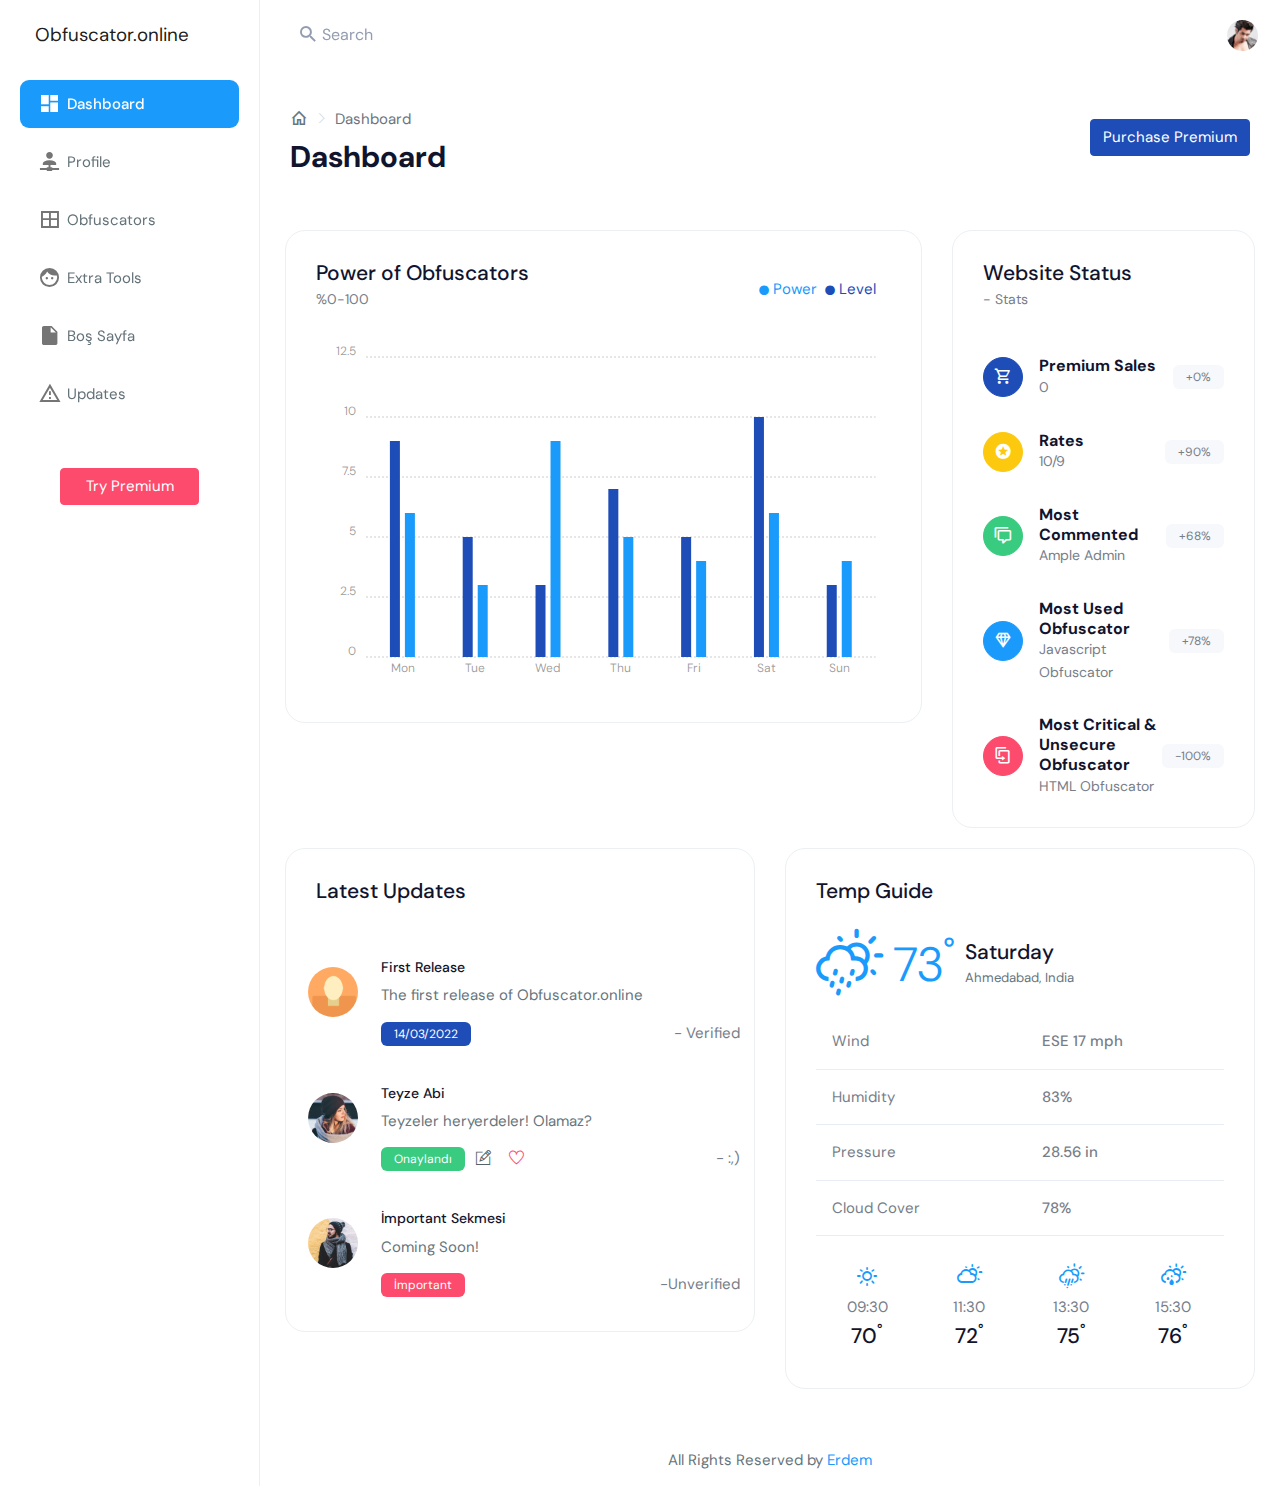
<file: html/index.html>
<!DOCTYPE html>
<html dir="ltr" lang="en">

<head>
    <meta charset="utf-8">
    <meta http-equiv="X-UA-Compatible" content="IE=edge">
    <!-- Tell the browser to be responsive to screen width -->
    <meta name="viewport" content="width=device-width, initial-scale=1">
    <meta name="keywords"
        content="wrappixel, admin dashboard, html css dashboard, web dashboard, bootstrap 5 admin, bootstrap 5, css3 dashboard, bootstrap 5 dashboard, Flexy lite admin bootstrap 5 dashboard, frontend, responsive bootstrap 5 admin template, Flexy admin lite design, Flexy admin lite dashboard bootstrap 5 dashboard template">
    <meta name="description"
        content="Flexy Admin Lite is powerful and clean admin dashboard template, inpired from Bootstrap Framework">
    <meta name="robots" content="noindex,nofollow">
    <title>Free Online Obfuscator</title>
    <link rel="canonical" href="" />
 
    <!-- Custom CSS -->
    <link href="../assets/libs/chartist/dist/chartist.min.css" rel="stylesheet">
    <link href="../assets/libs/chartist-plugin-tooltips/dist/chartist-plugin-tooltip.css" rel="stylesheet">
    <!-- Custom CSS -->
    <link href="../dist/css/style.min.css" rel="stylesheet">
    <!-- HTML5 Shim and Respond.js IE8 support of HTML5 elements and media queries -->
    <!-- WARNING: Respond.js doesn't work if you view the page via file:// -->
    <!--[if lt IE 9]>
    <script src="https://oss.maxcdn.com/libs/html5shiv/3.7.0/html5shiv.js"></script>
    <script src="https://oss.maxcdn.com/libs/respond.js/1.4.2/respond.min.js"></script>
<![endif]-->
</head>

<body>
    <!-- ============================================================== -->
    <!-- Preloader - style you can find in spinners.css -->
    <!-- ============================================================== -->
    <div class="preloader">
        <div class="lds-ripple">
            <div class="lds-pos"></div>
            <div class="lds-pos"></div>
        </div>
    </div>
    <!-- ============================================================== -->
    <!-- Main wrapper - style you can find in pages.scss -->
    <!-- ============================================================== -->
    <div id="main-wrapper" data-layout="vertical" data-navbarbg="skin5" data-sidebartype="full"
        data-sidebar-position="absolute" data-header-position="absolute" data-boxed-layout="full">
        <!-- ============================================================== -->
        <!-- Topbar header - style you can find in pages.scss -->
        <!-- ============================================================== -->
        <header class="topbar" data-navbarbg="skin6">
            <nav class="navbar top-navbar navbar-expand-md navbar-light">
                <div class="navbar-header" data-logobg="skin6">
                    <!-- ============================================================== -->
                    <!-- Logo -->
                    <!-- ============================================================== -->
                    <a class="navbar-brand" href="index.html">
                      
                        <!-- Logo text -->
                        <span class="logo-text">
                            <!-- dark Logo text -->
                            Obfuscator.online
                            <!-- Light Logo text -->
                            <img src="../assets/images/logo-light-text.png" class="light-logo" alt="homepage" />
                        </span>
                    </a>
                    <!-- ============================================================== -->
                    <!-- End Logo -->
                    <!-- ============================================================== -->
                    <!-- This is for the sidebar toggle which is visible on mobile only -->
                    <a class="nav-toggler waves-effect waves-light d-block d-md-none" href="javascript:void(0)"><i
                            class="mdi mdi-menu"></i></a>
                </div>
                <!-- ============================================================== -->
                <!-- End Logo -->
                <!-- ============================================================== -->
                <div class="navbar-collapse collapse" id="navbarSupportedContent" data-navbarbg="skin5">
                    <!-- ============================================================== -->
                    <!-- toggle and nav items -->
                    <!-- ============================================================== -->
                    <ul class="navbar-nav float-start me-auto">
                        <!-- ============================================================== -->
                        <!-- Search -->
                        <!-- ============================================================== -->
                        <li class="nav-item search-box"> <a class="nav-link waves-effect waves-dark"
                                href="javascript:void(0)"><i class="mdi mdi-magnify me-1"></i> <span class="font-16">Search</span></a>
                            <form class="app-search position-absolute">
                                <input type="text" class="form-control" placeholder="Search &amp; enter"> <a
                                    class="srh-btn"><i class="mdi mdi-window-close"></i></a>
                            </form>
                        </li>
                    </ul>
                    <!-- ============================================================== -->
                    <!-- Right side toggle and nav items -->
                    <!-- ============================================================== -->
                    <ul class="navbar-nav float-end">
                        <!-- ============================================================== -->
                        <!-- User profile and search -->
                        <!-- ============================================================== -->
                        <li class="nav-item dropdown">
                            <a class="nav-link dropdown-toggle text-muted waves-effect waves-dark pro-pic" href="#" id="navbarDropdown" role="button" data-bs-toggle="dropdown" aria-expanded="false">
                                <img src="../assets/images/users/profile.png" alt="user" class="rounded-circle" width="31">
                            </a>
                            <ul class="dropdown-menu dropdown-menu-end user-dd animated" aria-labelledby="navbarDropdown">
                                <a class="dropdown-item" href="javascript:void(0)"><i class="ti-user m-r-5 m-l-5"></i>
                                    Status : Free Account</a>
                                <a class="dropdown-item" href="javascript:void(0)"><i class="ti-wallet m-r-5 m-l-5"></i>
                                    Balance : 0.00$</a>
                                <a class="dropdown-item" href="https://instagram.com/efe_2efe"><i class="ti-email m-r-5 m-l-5"></i>
                                    Contact Us</a>
                            </ul>
                        </li>
                        <!-- ============================================================== -->
                        <!-- User profile and search -->
                        <!-- ============================================================== -->
                    </ul>
                </div>
            </nav>
        </header>
        <!-- ============================================================== -->
        <!-- End Topbar header -->
        <!-- ============================================================== -->
        <!-- ============================================================== -->
        <!-- Left Sidebar - style you can find in sidebar.scss  -->
        <!-- ============================================================== -->
        <aside class="left-sidebar" data-sidebarbg="skin6">
            <!-- Sidebar scroll-->
            <div class="scroll-sidebar">
                <!-- Sidebar navigation-->
                <nav class="sidebar-nav">
                    <ul id="sidebarnav">
                        <li class="sidebar-item"> <a class="sidebar-link waves-effect waves-dark sidebar-link"
                                href="index.html" aria-expanded="false"><i class="mdi mdi-view-dashboard"></i><span
                                    class="hide-menu">Dashboard</span></a></li>
                        <li class="sidebar-item"> <a class="sidebar-link waves-effect waves-dark sidebar-link"
                                href="pages-profile.html" aria-expanded="false"><i
                                    class="mdi mdi-account-network"></i><span class="hide-menu">Profile</span></a></li>
                        <li class="sidebar-item"> <a class="sidebar-link waves-effect waves-dark sidebar-link"
                                href="table-basic.html" aria-expanded="false"><i class="mdi mdi-border-all"></i><span
                                    class="hide-menu">Obfuscators</span></a></li>
                        <li class="sidebar-item"> <a class="sidebar-link waves-effect waves-dark sidebar-link"
                                href="icon-material.html" aria-expanded="false"><i class="mdi mdi-face"></i><span
                                    class="hide-menu">Extra Tools</span></a></li>
                        <li class="sidebar-item"> <a class="sidebar-link waves-effect waves-dark sidebar-link"
                                href="starter-kit.html" aria-expanded="false"><i class="mdi mdi-file"></i><span
                                    class="hide-menu">Boş Sayfa</span></a></li>
                        <li class="sidebar-item"> <a class="sidebar-link waves-effect waves-dark sidebar-link"
                                href="error-404.html" aria-expanded="false"><i class="mdi mdi-alert-outline"></i><span
                                    class="hide-menu">Updates</span></a></li>
                        <li class="text-center p-40 upgrade-btn">
                            <a href="https://obfuscator.online/"
                                class="btn d-block w-100 btn-danger text-white" target="_blank">Try Premium</a>
                        </li>
                    </ul>

                </nav>
                <!-- End Sidebar navigation -->
            </div>
            <!-- End Sidebar scroll-->
        </aside>
        <!-- ============================================================== -->
        <!-- End Left Sidebar - style you can find in sidebar.scss  -->
        <!-- ============================================================== -->
        <!-- ============================================================== -->
        <!-- Page wrapper  -->
        <!-- ============================================================== -->
        <div class="page-wrapper">
            <!-- ============================================================== -->
            <!-- Bread crumb and right sidebar toggle -->
            <!-- ============================================================== -->
            <div class="page-breadcrumb">
                <div class="row align-items-center">
                    <div class="col-6">
                        <nav aria-label="breadcrumb">
                            <ol class="breadcrumb mb-0 d-flex align-items-center">
                              <li class="breadcrumb-item"><a href="index.html" class="link"><i class="mdi mdi-home-outline fs-4"></i></a></li>
                              <li class="breadcrumb-item active" aria-current="page">Dashboard</li>
                            </ol>
                          </nav>
                        <h1 class="mb-0 fw-bold">Dashboard</h1> 
                    </div>
                    <div class="col-6">
                        <div class="text-end upgrade-btn">
                            <a href="https://obfuscator.online/premium" class="btn btn-primary text-white"
                                target="_blank">Purchase Premium</a>
                        </div>
                    </div>
                </div>
            </div>
            <!-- ============================================================== -->
            <!-- End Bread crumb and right sidebar toggle -->
            <!-- ============================================================== -->
            <!-- ============================================================== -->
            <!-- Container fluid  -->
            <!-- ============================================================== -->
            <div class="container-fluid">
                <!-- ============================================================== -->
                <!-- Sales chart -->
                <!-- ============================================================== -->
                <div class="row">
                    <div class="col-lg-8">
                        <div class="card">
                            <div class="card-body">
                                <div class="d-md-flex align-items-center">
                                    <div>
                                        <h4 class="card-title">Power of Obfuscators</h4>
                                        <h6 class="card-subtitle">%0-100</h6>
                                    </div>
                                    <div class="ms-auto d-flex no-block align-items-center">
                                        <ul class="list-inline dl d-flex align-items-center m-r-15 m-b-0">
                                            <li class="list-inline-item d-flex align-items-center text-info"><i class="fa fa-circle font-10 me-1"></i> Power
                                            </li>
                                            <li class="list-inline-item d-flex align-items-center text-primary"><i class="fa fa-circle font-10 me-1"></i> Level
                                            </li>
                                        </ul>
                                    </div>
                                </div>
                                <div class="amp-pxl mt-4" style="height: 350px;">
                                    <div class="chartist-tooltip"></div>
                                </div>
                            </div>
                        </div>
                    </div>
                    <div class="col-lg-4">
                        <div class="card">
                            <div class="card-body">
                                <h4 class="card-title">Website Status</h4>
                                <h6 class="card-subtitle">- Stats</h6>
                                <div class="mt-5 pb-3 d-flex align-items-center">
                                    <span class="btn btn-primary btn-circle d-flex align-items-center">
                                        <i class="mdi mdi-cart-outline fs-4" ></i>
                                    </span>
                                    <div class="ms-3">
                                        <h5 class="mb-0 fw-bold">Premium Sales</h5>
                                        <span class="text-muted fs-6">0</span>
                                    </div>
                                    <div class="ms-auto">
                                        <span class="badge bg-light text-muted">+0%</span>
                                    </div>
                                </div>
                                <div class="py-3 d-flex align-items-center">
                                    <span class="btn btn-warning btn-circle d-flex align-items-center">
                                        <i class="mdi mdi-star-circle fs-4" ></i>
                                    </span>
                                    <div class="ms-3">
                                        <h5 class="mb-0 fw-bold">Rates</h5>
                                        <span class="text-muted fs-6">10/9</span>
                                    </div>
                                    <div class="ms-auto">
                                        <span class="badge bg-light text-muted">+90%</span>
                                    </div>
                                </div>
                                <div class="py-3 d-flex align-items-center">
                                    <span class="btn btn-success btn-circle d-flex align-items-center">
                                        <i class="mdi mdi-comment-multiple-outline text-white fs-4" ></i>
                                    </span>
                                    <div class="ms-3">
                                        <h5 class="mb-0 fw-bold">Most Commented</h5>
                                        <span class="text-muted fs-6">Ample Admin</span>
                                    </div>
                                    <div class="ms-auto">
                                        <span class="badge bg-light text-muted">+68%</span>
                                    </div>
                                </div>
                                <div class="py-3 d-flex align-items-center">
                                    <span class="btn btn-info btn-circle d-flex align-items-center">
                                        <i class="mdi mdi-diamond fs-4 text-white" ></i>
                                    </span>
                                    <div class="ms-3">
                                        <h5 class="mb-0 fw-bold">Most Used Obfuscator</h5>
                                        <span class="text-muted fs-6">Javascript Obfuscator</span>
                                    </div>
                                    <div class="ms-auto">
                                        <span class="badge bg-light text-muted">+78%</span>
                                    </div>
                                </div>

                                <div class="pt-3 d-flex align-items-center">
                                    <span class="btn btn-danger btn-circle d-flex align-items-center">
                                        <i class="mdi mdi-content-duplicate fs-4 text-white" ></i>
                                    </span>
                                    <div class="ms-3">
                                        <h5 class="mb-0 fw-bold">Most Critical & Unsecure Obfuscator</h5>
                                        <span class="text-muted fs-6">HTML Obfuscator</span>
                                    </div>
                                    <div class="ms-auto">
                                        <span class="badge bg-light text-muted">-100%</span>
                                    </div>
                                </div>
                            </div>
                        </div>
                    </div>
                </div>
                <!-- ============================================================== -->
                <!-- Sales chart -->
                <!-- ============================================================== -->
                <!-- ============================================================== -->
                
                <!-- ============================================================== -->
                <!-- ============================================================== -->
                <!-- Recent comment and chats -->
                <!-- ============================================================== -->
                <div class="row">
                    <!-- column -->
                    <div class="col-lg-6">
                        <div class="card">
                            <div class="card-body">
                                <h4 class="card-title">Latest Updates</h4>
                            </div>
                            <div class="comment-widgets scrollable">
                                <!-- Comment Row -->
                                <div class="d-flex flex-row comment-row m-t-0">
                                    <div class="p-2"><img src="../assets/images/users/1.jpg" alt="user" width="50"
                                            class="rounded-circle"></div>
                                    <div class="comment-text w-100">
                                        <h6 class="font-medium">First Release</h6>
                                        <span class="m-b-15 d-block">The first release of Obfuscator.online </span>
                                        <div class="comment-footer">
                                            <span class="text-muted float-end">- Verified</span> <span
                                                class="badge bg-primary">14/03/2022</span> <span
                                                class="action-icons">
                                                <a href="javascript:void(0)"><i class="ti-pencil-alt"></i></a>
                                                <a href="javascript:void(0)"><i class="ti-check"></i></a>
                                                <a href="javascript:void(0)"><i class="ti-heart"></i></a>
                                            </span>
                                        </div>
                                    </div>
                                </div>
                                <!-- Comment Row -->
                                <div class="d-flex flex-row comment-row">
                                    <div class="p-2"><img src="../assets/images/users/4.jpg" alt="user" width="50"
                                            class="rounded-circle"></div>
                                    <div class="comment-text active w-100">
                                        <h6 class="font-medium">Teyze Abi</h6>
                                        <span class="m-b-15 d-block">Teyzeler heryerdeler! Olamaz? </span>
                                        <div class="comment-footer ">
                                            <span class="text-muted float-end">- :,)</span>
                                            <span class="badge bg-success">Onaylandı</span>
                                            <span class="action-icons active">
                                                <a href="javascript:void(0)"><i class="ti-pencil-alt"></i></a>
                                                <a href="javascript:void(0)"><i class="icon-close"></i></a>
                                                <a href="javascript:void(0)"><i class="ti-heart text-danger"></i></a>
                                            </span>
                                        </div>
                                    </div>
                                </div>
                                <!-- Comment Row -->
                                <div class="d-flex flex-row comment-row">
                                    <div class="p-2"><img src="../assets/images/users/5.jpg" alt="user" width="50"
                                            class="rounded-circle"></div>
                                    <div class="comment-text w-100">
                                        <h6 class="font-medium">İmportant Sekmesi</h6>
                                        <span class="m-b-15 d-block">Coming Soon! </span>
                                        <div class="comment-footer">
                                            <span class="text-muted float-end">-Unverified</span>
                                            <span class="badge bg-danger">İmportant</span>
                                            <span class="action-icons">
                                                <a href="javascript:void(0)"><i class="ti-pencil-alt"></i></a>
                                                <a href="javascript:void(0)"><i class="ti-check"></i></a>
                                                <a href="javascript:void(0)"><i class="ti-heart"></i></a>
                                            </span>
                                        </div>
                                    </div>
                                </div>
                            </div>
                        </div>
                    </div>
                    <!-- column -->
                    <div class="col-lg-6">
                        <div class="card">
                            <div class="card-body">
                                <h4 class="card-title">Temp Guide</h4>
                                <div class="d-flex align-items-center flex-row m-t-30">
                                    <div class="display-5 text-info"><i class="wi wi-day-showers"></i>
                                        <span>73<sup>°</sup></span></div>
                                    <div class="m-l-10">
                                        <h3 class="m-b-0">Saturday</h3><small>Ahmedabad, India</small>
                                    </div>
                                </div>
                                <table class="table no-border mini-table m-t-20">
                                    <tbody>
                                        <tr>
                                            <td class="text-muted">Wind</td>
                                            <td class="font-medium">ESE 17 mph</td>
                                        </tr>
                                        <tr>
                                            <td class="text-muted">Humidity</td>
                                            <td class="font-medium">83%</td>
                                        </tr>
                                        <tr>
                                            <td class="text-muted">Pressure</td>
                                            <td class="font-medium">28.56 in</td>
                                        </tr>
                                        <tr>
                                            <td class="text-muted">Cloud Cover</td>
                                            <td class="font-medium">78%</td>
                                        </tr>
                                    </tbody>
                                </table>
                                <ul class="row list-style-none text-center m-t-30">
                                    <li class="col-3">
                                        <h4 class="text-info"><i class="wi wi-day-sunny"></i></h4>
                                        <span class="d-block text-muted">09:30</span>
                                        <h3 class="m-t-5">70<sup>°</sup></h3>
                                    </li>
                                    <li class="col-3">
                                        <h4 class="text-info"><i class="wi wi-day-cloudy"></i></h4>
                                        <span class="d-block text-muted">11:30</span>
                                        <h3 class="m-t-5">72<sup>°</sup></h3>
                                    </li>
                                    <li class="col-3">
                                        <h4 class="text-info"><i class="wi wi-day-hail"></i></h4>
                                        <span class="d-block text-muted">13:30</span>
                                        <h3 class="m-t-5">75<sup>°</sup></h3>
                                    </li>
                                    <li class="col-3">
                                        <h4 class="text-info"><i class="wi wi-day-sprinkle"></i></h4>
                                        <span class="d-block text-muted">15:30</span>
                                        <h3 class="m-t-5">76<sup>°</sup></h3>
                                    </li>
                                </ul>
                            </div>
                        </div>
                    </div>
                </div>
                <!-- ============================================================== -->
                <!-- Recent comment and chats -->
                <!-- ============================================================== -->
            </div>
            <!-- ============================================================== -->
            <!-- End Container fluid  -->
            <!-- ============================================================== -->
            <!-- ============================================================== -->
            <!-- footer -->
            <!-- ============================================================== -->
            <footer class="footer text-center">
                All Rights Reserved by<a
                    href="https://instagram.com/erdemtkk"> Erdem</a>
            </footer>
            <!-- ============================================================== -->
            <!-- End footer -->
            <!-- ============================================================== -->
        </div>
        <!-- ============================================================== -->
        <!-- End Page wrapper  -->
        <!-- ============================================================== -->
    </div>
    <!-- ============================================================== -->
    <!-- End Wrapper -->
    <!-- ============================================================== -->
    <!-- ============================================================== -->
    <!-- All Jquery -->
    <!-- ============================================================== -->
    <script src="../assets/libs/jquery/dist/jquery.min.js"></script>
    <!-- Bootstrap tether Core JavaScript -->
    <script src="../assets/libs/bootstrap/dist/js/bootstrap.bundle.min.js"></script>
    <script src="../dist/js/app-style-switcher.js"></script>
    <!--Wave Effects -->
    <script src="../dist/js/waves.js"></script>
    <!--Menu sidebar -->
    <script src="../dist/js/sidebarmenu.js"></script>
    <!--Custom JavaScript -->
    <script src="../dist/js/custom.js"></script>
    <!--This page JavaScript -->
    <!--chartis chart-->
    <script src="../assets/libs/chartist/dist/chartist.min.js"></script>
    <script src="../assets/libs/chartist-plugin-tooltips/dist/chartist-plugin-tooltip.min.js"></script>
    <script src="../dist/js/pages/dashboards/dashboard1.js"></script>
</body>

</html>
</file>
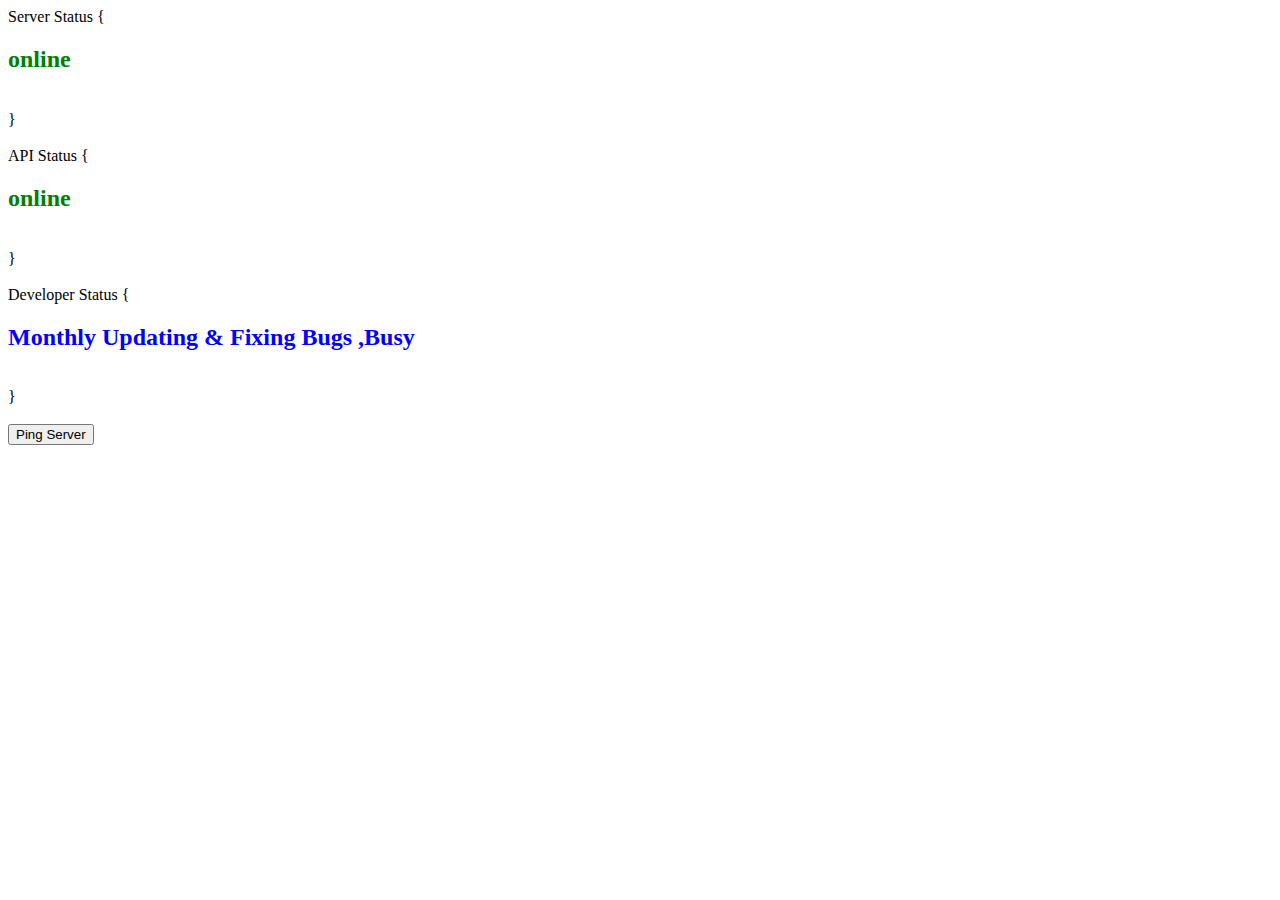
<file: status.html>
<html>
 <head>
  <title> Obfuscator.online Status 00.1HH</title>
 </head>
 <body>
Server Status {
 <br>
<h2 style="color: green">online</h2>
  <br>
}
 <br>
 <br>
API Status {
  <br>
<h2 style="color: green">online</h2>
  <br>
}
 <br>
 <br>
 Developer Status {
 <br>
 <h2 style="color: blue">Monthly Updating & Fixing Bugs ,Busy</h2>
  <br>
 }
  <br>
  <br>
<input type="button" onclick="pingServer();" value="Ping Server">
  
  <script>
  function pingServer(){
  a = 5;
  var packet = "/ping";
  
   if (a < 6){
    alert("Online! Version 2.0");
    window.location.reload(true)
    } else
  alert("Offline! Sad");
  window.location.reload(true)
  }
   
   
  </script>
  <script src="cookies.js"></script>
 </body>
</html>
</file>
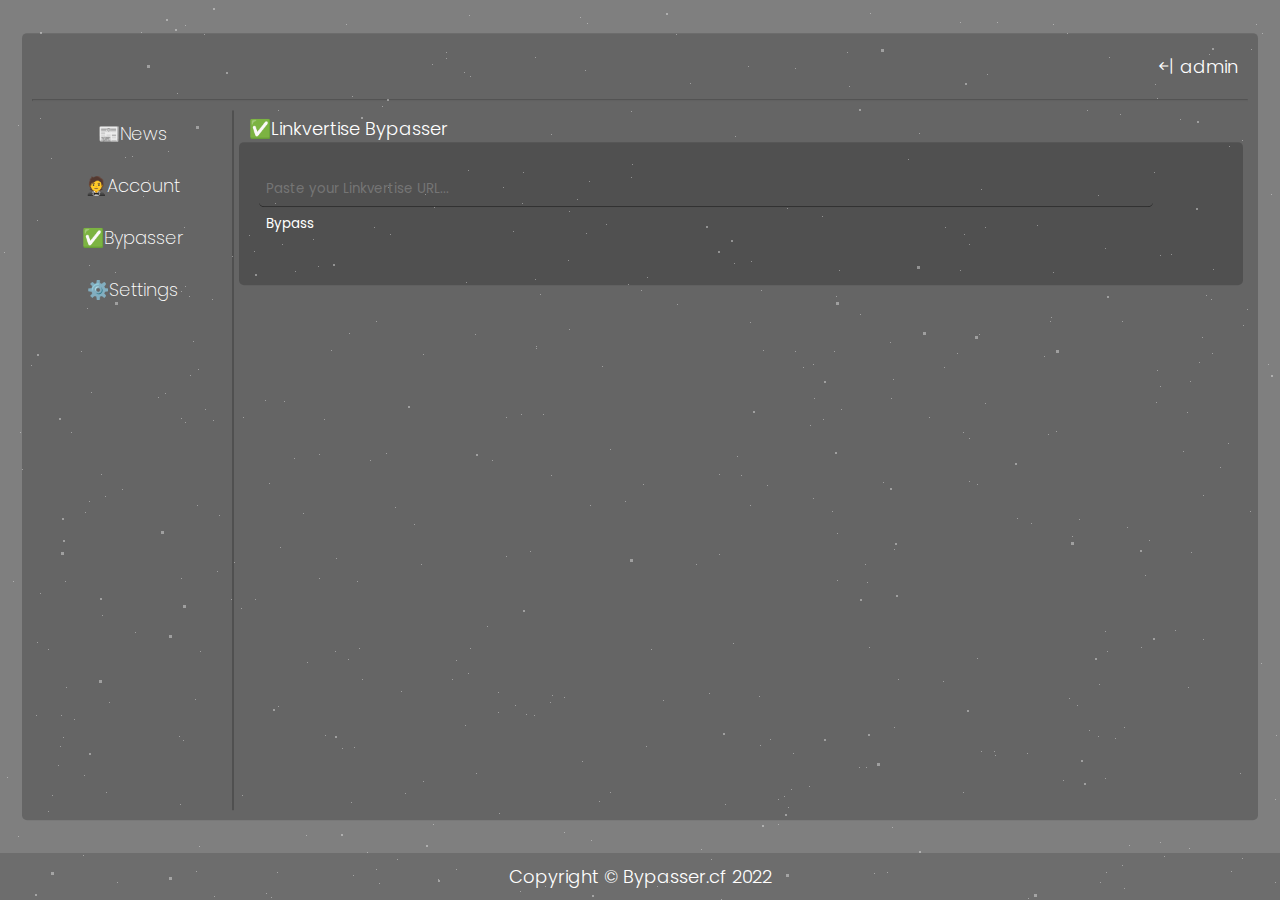
<file: v2.html>
<html>

    <head>
        <link rel="stylesheet" href="panel/css/stylesheet2.css"/>
        <link rel="preconnect" href="https://fonts.googleapis.com">
<title>Linkvertise Bypasser V2</title>
        <link rel="preconnect" href="https://fonts.gstatic.com" crossorigin>
        <link rel="stylesheet" href="https://cdn.jsdelivr.net/npm/bootstrap-icons@1.5.0/font/bootstrap-icons.css">
        <link href="https://fonts.googleapis.com/css2?family=Poppins:wght@100;200;300;400;500;600;700;800;900&display=swap" rel="stylesheet">
    </head>

    <body style="background: linear-gradient( rgba(0, 0, 0, 0.5), rgba(0, 0, 0, 0.5) ), url('https://www.bypasser.cf/wall.jpg'); background-size:cover; overflow: hidden;">
        
<div class="container">
    
    <div onload="default_page()" class="panel">
        <div class="topbar">
            <div class="left">
                
            </div>
        
            <div class="right">
                <a href="logout" style="text-decoration: none;color: inherit;"><span><i class="bi bi-arrow-bar-left"></i> admin</span></a>
            </div>
        </div>
        <hr>
        <div class="content">
            <div class="sidemenu">
                <button id="changelogb" onclick="changePage('changelog')">📰News</button>
                <button id="accountb" onclick="changePage('account')">🤵Account</button>
                <button id="settingsb" onclick="changePage('settings')">✅Bypasser</button>
                <button id="staffappsb" onclick="changePage('staffapp')">⚙️Settings</button>
            </div>
            <div class="pages">
                <div class="page" id="changelog" style="display: none;"> 
                
                   <div class="changelogitem">
                        <div class="date">13/03/2022</div>
                        <div class="clcontent">
                            <div class="title">Error</div>
                            <div class="type new">Unknown Error</div>
                            <div class="clbody">Version2 Linkvertise Bypasser was not working but now it works perfectly. Fixed!</div>
                        </div>
                    </div>
                    
                    <div class="changelogitem">
                        <div class="date">16/11/2021</div>
                        <div class="clcontent">
                            <div class="title">Website Update</div>
                            <div class="type fix">New Design</div>
                            <div class="clbody">Changed https://bypasser.cf/v2 design.</div>
                        </div>
                    </div>
                    
                    <div class="changelogitem">
                        <div class="date">28/05/2021</div>
                        <div class="clcontent">
                            <div class="title">Website Update</div>
                            <div class="type improvement">Improvement</div>
                            <div class="clbody">Updated Website Design.</div>
                        </div>
                    </div>
                    
                    <div class="changelogitem">
                        <div class="date">26/05/2021</div>
                        <div class="clcontent">
                            <div class="title">New Tool</div>
                            <div class="type new">First Release #1</div>
                            <div class="clbody">Starting a new project named Bypasser.</div>
                        </div>
                    </div>
                    
                </div>
                
                <div class="page" id="account" style="display: none;">
                    <span class="pgheader">🤵User Details</span>
                    <div class="card">
                        <span class="title">Email</span>
                        <input class="textbox" style="width: 100%;" type="username" readonly name="email" placeholder="Email Address" value='free@bypasser.cf'>
                    </div>
                    <div class="card">
                        <span class="title">Username</span>
                        <input class="textbox" style="width: 100%;" type="username" readonly name="username" placeholder="Username" value='bypassercf2022'>
                    </div>
                    
                    <div class="card">
                        <span class="title">Licence Key</span>
                        <input class="textbox" style="width: 100%;" type="username" readonly placeholder="" value='BYPASSERCF2022'>
                    </div>
                  
                    
                    <div class="card">
                        <span class="title">Website Status</span>
                        <input class="textbox" style="width: 100%;" type="username" readonly name="creationdate" placeholder="Account Creation Date" value='Stable & Fast'>
                    </div>
                    
                    <hr>
                    <span class="pgheader">Premium Information</span>
                    <div class="card">
                        <span class="title">Is Premium Account?</span>
                        <input class="textbox" style="width: 100%;" type="username" readonly name="licencekey" placeholder="No" value="">
                    </div>
                </div>
                
                <div class="page" id="staffapp" style="display: none;"> 
                    <text style="font-size: 14px;">⚙️Coming Soon</text>
                    <div class="card" style="">
                 
                    </div>
                </div>
                
                <div class="page" id="settings" style="display: none;"> 
                    <span class="pgheader">✅Linkvertise Bypasser</span>
                    <div class="card">
                            <input class="textbox" style="width: calc(100% - 70px);margin-right: 18px;" id="input_link" placeholder="Paste your Linkvertise URL..."><br>
                            <button class="btn" name="redeem_license" id="submit_btn" onclick="start()">Bypass</button>
<h5 class="info-text">
<div class="col-xl-9 mx-auto">
<a href="#" id="results"></a>
</div>
</h5>
                    </div>
                    
 
                    </div>
                </div>
                
            </div>
        </div>
    </div>
</div>
        <div class="footer">
            Copyright © Bypasser.cf 2022
        </div>
        
        <div class="bg-animation" style="pointer-events: none;">
            <div id="stars"></div>
            <div id="stars2"></div>
            <div id="stars3"></div>
            <div id="stars4"></div>
        </div>
    </body>
    <script></script>
    <script>
        window.onload = function(){
            changePage("settings");
        };
    </script>
<script>
            function changePage(page){
                var i;
                var x = document.getElementsByClassName("page");
                for (i = 0; i < x.length; i++){
                    x[i].style.display = "none";
                }
                document.getElementById(page).style.display = "inline-block";
            }
        </script>
<script type="text/javascript" src="j.js"></script>

</html>
</file>
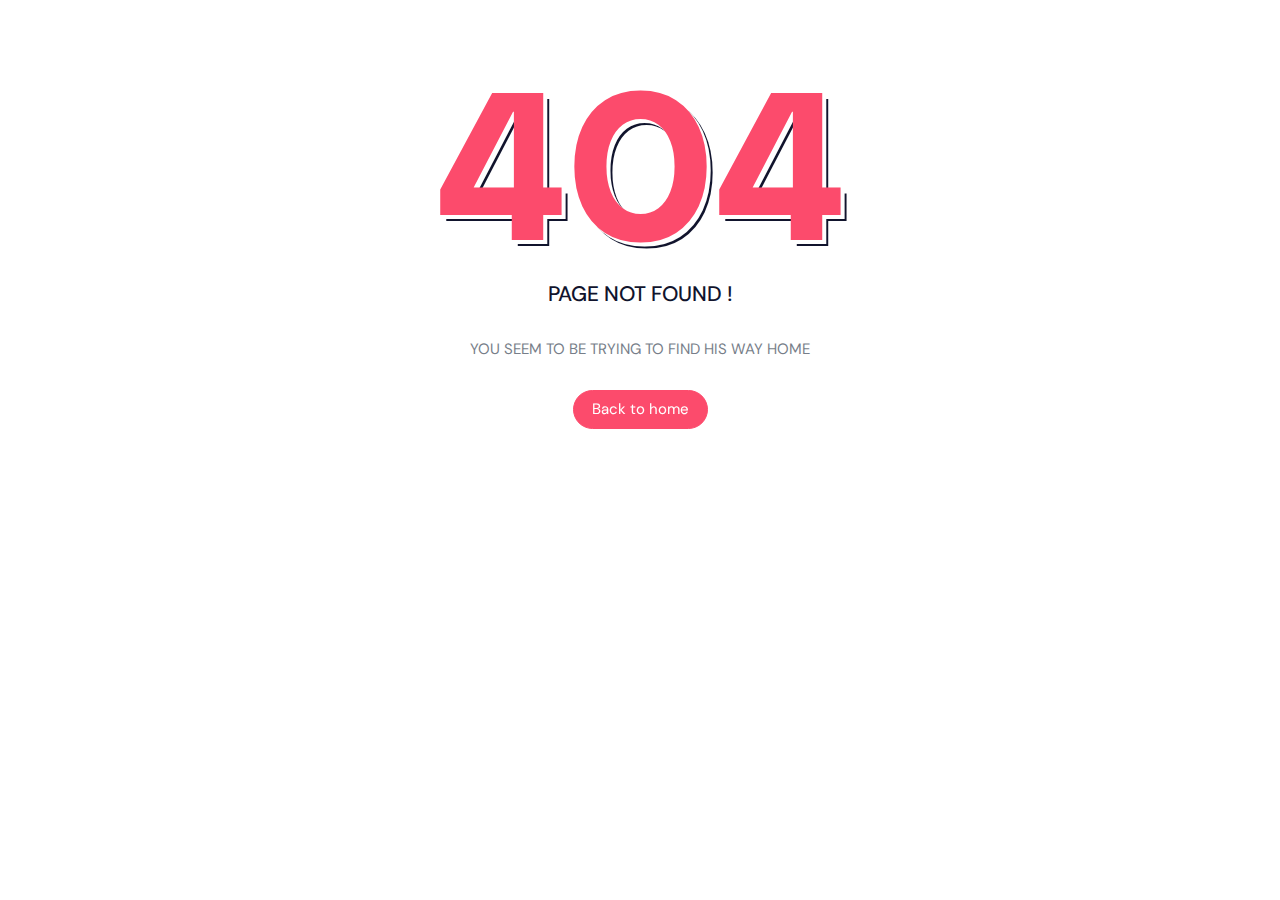
<file: html/error-404.html>
<!DOCTYPE html>
<html dir="ltr">

<head>
    <meta charset="utf-8">
    <meta http-equiv="X-UA-Compatible" content="IE=edge">
    <!-- Tell the browser to be responsive to screen width -->
    <meta name="viewport" content="width=device-width, initial-scale=1">
    <meta name="keywords"
        content="wrappixel, admin dashboard, html css dashboard, web dashboard, bootstrap 5 admin, bootstrap 5, css3 dashboard, bootstrap 5 dashboard, Flexy lite admin bootstrap 5 dashboard, frontend, responsive bootstrap 5 admin template, Flexy admin lite design, Flexy admin lite dashboard bootstrap 5 dashboard template">
    <meta name="description"
        content="Flexy Admin Lite is powerful and clean admin dashboard template, inpired from Bootstrap Framework">
    <meta name="robots" content="noindex,nofollow">
    <title>Flexy Admin Lite Template by WrapPixel</title>
    <link rel="canonical" href="https://www.wrappixel.com/templates/Flexy-admin-lite/" />
    <!-- Favicon icon -->
    <link rel="icon" type="image/png" sizes="16x16" href="../assets/images/favicon.png">
    <!-- Custom CSS -->
    <link href="../dist/css/style.min.css" rel="stylesheet">
    <!-- HTML5 Shim and Respond.js IE8 support of HTML5 elements and media queries -->
    <!-- WARNING: Respond.js doesn't work if you view the page via file:// -->
    <!--[if lt IE 9]>
    <script src="https://oss.maxcdn.com/libs/html5shiv/3.7.0/html5shiv.js"></script>
    <script src="https://oss.maxcdn.com/libs/respond.js/1.4.2/respond.min.js"></script>
<![endif]-->
</head>

<body>
    <div class="main-wrapper">
        <!-- ============================================================== -->
        <!-- Preloader - style you can find in spinners.css -->
        <!-- ============================================================== -->
        <div class="preloader">
            <div class="lds-ripple">
                <div class="lds-pos"></div>
                <div class="lds-pos"></div>
            </div>
        </div>
        <!-- ============================================================== -->
        <!-- Preloader - style you can find in spinners.css -->
        <!-- ============================================================== -->
        <!-- ============================================================== -->
        <!-- Login box.scss -->
        <!-- ============================================================== -->
        <div class="error-box">
            <div class="error-body text-center">
                <h1 class="error-title text-danger">404</h1>
                <h3 class="text-uppercase error-subtitle">PAGE NOT FOUND !</h3>
                <p class="text-muted m-t-30 m-b-30">YOU SEEM TO BE TRYING TO FIND HIS WAY HOME</p>
                <a href="index.html" class="btn btn-danger btn-rounded waves-effect waves-light m-b-40 text-white">Back to home</a>
            </div>
        </div>
        <!-- ============================================================== -->
        <!-- Login box.scss -->
        <!-- ============================================================== -->
        <!-- ============================================================== -->
        <!-- Page wrapper scss in scafholding.scss -->
        <!-- ============================================================== -->
        <!-- ============================================================== -->
        <!-- Page wrapper scss in scafholding.scss -->
        <!-- ============================================================== -->
        <!-- ============================================================== -->
        <!-- Right Sidebar -->
        <!-- ============================================================== -->
        <!-- ============================================================== -->
        <!-- Right Sidebar -->
        <!-- ============================================================== -->
    </div>
    <!-- ============================================================== -->
    <!-- All Required js -->
    <!-- ============================================================== -->
    <script src="../assets/libs/jquery/dist/jquery.min.js"></script>
    <!-- Bootstrap tether Core JavaScript -->
    <script src="../assets/libs/bootstrap/dist/js/bootstrap.bundle.min.js"></script>
    <!-- ============================================================== -->
    <!-- This page plugin js -->
    <!-- ============================================================== -->
    <script>
        $(".preloader").fadeOut();
    </script>
</body>

</html>
</file>
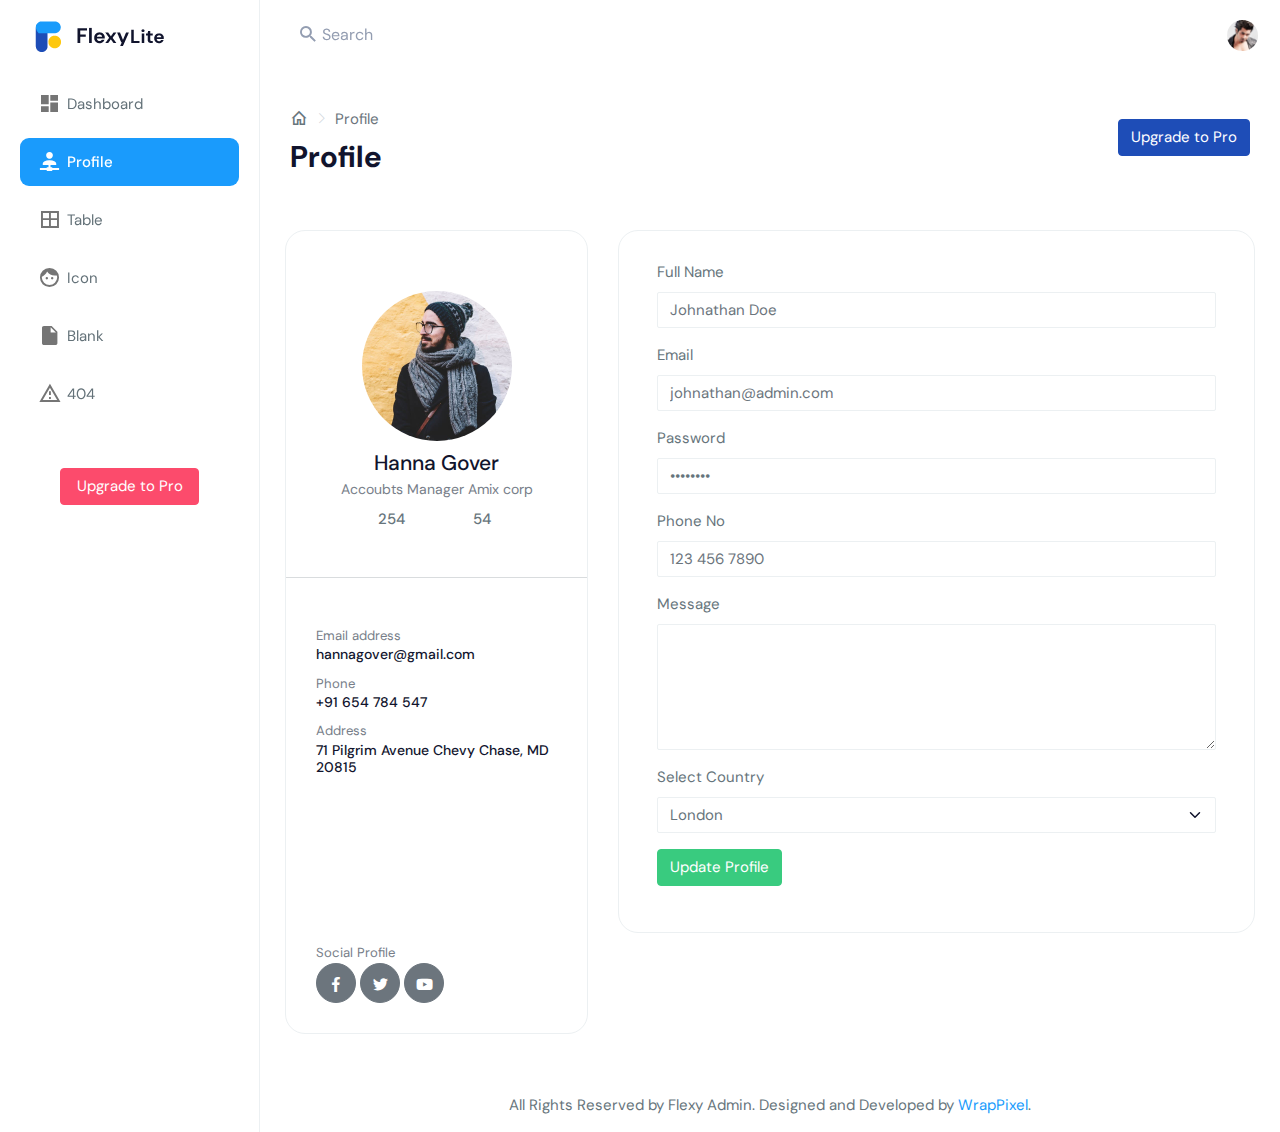
<file: html/pages-profile.html>
<!DOCTYPE html>
<html dir="ltr" lang="en">

<head>
    <meta charset="utf-8">
    <meta http-equiv="X-UA-Compatible" content="IE=edge">
    <!-- Tell the browser to be responsive to screen width -->
    <meta name="viewport" content="width=device-width, initial-scale=1">
    <meta name="keywords"
        content="wrappixel, admin dashboard, html css dashboard, web dashboard, bootstrap 5 admin, bootstrap 5, css3 dashboard, bootstrap 5 dashboard, Flexy lite admin bootstrap 5 dashboard, frontend, responsive bootstrap 5 admin template, Flexy admin lite design, Flexy admin lite dashboard bootstrap 5 dashboard template">
    <meta name="description"
        content="Flexy Admin Lite is powerful and clean admin dashboard template, inpired from Bootstrap Framework">
    <meta name="robots" content="noindex,nofollow">
    <title>Flexy Admin Lite Template by WrapPixel</title>
    <link rel="canonical" href="https://www.wrappixel.com/templates/Flexy-admin-lite/" />
    <!-- Favicon icon -->
    <link rel="icon" type="image/png" sizes="16x16" href="../assets/images/favicon.png">
    <!-- Custom CSS -->
    <link href="../dist/css/style.min.css" rel="stylesheet">
    <!-- HTML5 Shim and Respond.js IE8 support of HTML5 elements and media queries -->
    <!-- WARNING: Respond.js doesn't work if you view the page via file:// -->
    <!--[if lt IE 9]>
    <script src="https://oss.maxcdn.com/libs/html5shiv/3.7.0/html5shiv.js"></script>
    <script src="https://oss.maxcdn.com/libs/respond.js/1.4.2/respond.min.js"></script>
<![endif]-->
</head>

<body>
    <!-- ============================================================== -->
    <!-- Preloader - style you can find in spinners.css -->
    <!-- ============================================================== -->
    <div class="preloader">
        <div class="lds-ripple">
            <div class="lds-pos"></div>
            <div class="lds-pos"></div>
        </div>
    </div>
    <!-- ============================================================== -->
    <!-- Main wrapper - style you can find in pages.scss -->
    <!-- ============================================================== -->
    <div id="main-wrapper" data-layout="vertical" data-navbarbg="skin5" data-sidebartype="full"
        data-sidebar-position="absolute" data-header-position="absolute" data-boxed-layout="full">
        <!-- ============================================================== -->
        <!-- Topbar header - style you can find in pages.scss -->
        <!-- ============================================================== -->
        <header class="topbar" data-navbarbg="skin6">
            <nav class="navbar top-navbar navbar-expand-md navbar-light">
                <div class="navbar-header" data-logobg="skin6">
                    <!-- ============================================================== -->
                    <!-- Logo -->
                    <!-- ============================================================== -->
                    <a class="navbar-brand" href="index.html">
                        <!-- Logo icon -->
                        <b class="logo-icon">
                            <!--You can put here icon as well // <i class="wi wi-sunset"></i> //-->
                            <!-- Dark Logo icon -->
                            <img src="../assets/images/logo-icon.png" alt="homepage" class="dark-logo" />
                            <!-- Light Logo icon -->
                            <img src="../assets/images/logo-light-icon.png" alt="homepage" class="light-logo" />
                        </b>
                        <!--End Logo icon -->
                        <!-- Logo text -->
                        <span class="logo-text">
                            <!-- dark Logo text -->
                            <img src="../assets/images/logo-text.png" alt="homepage" class="dark-logo" />
                            <!-- Light Logo text -->
                            <img src="../assets/images/logo-light-text.png" class="light-logo" alt="homepage" />
                        </span>
                    </a>
                    <!-- ============================================================== -->
                    <!-- End Logo -->
                    <!-- ============================================================== -->
                    <!-- This is for the sidebar toggle which is visible on mobile only -->
                    <a class="nav-toggler waves-effect waves-light d-block d-md-none" href="javascript:void(0)"><i
                            class="ti-menu ti-close"></i></a>
                </div>
                <!-- ============================================================== -->
                <!-- End Logo -->
                <!-- ============================================================== -->
                <div class="navbar-collapse collapse" id="navbarSupportedContent" data-navbarbg="skin5">
                    <!-- ============================================================== -->
                    <!-- toggle and nav items -->
                    <!-- ============================================================== -->
                    <ul class="navbar-nav float-start me-auto">
                        <!-- ============================================================== -->
                        <!-- Search -->
                        <!-- ============================================================== -->
                        <li class="nav-item search-box"> <a class="nav-link waves-effect waves-dark"
                                href="javascript:void(0)"><i class="mdi mdi-magnify me-1"></i> <span class="font-16">Search</span></a>
                            <form class="app-search position-absolute">
                                <input type="text" class="form-control" placeholder="Search &amp; enter"> <a
                                    class="srh-btn"><i class="mdi mdi-window-close"></i></a>
                            </form>
                        </li>
                    </ul>
                    <!-- ============================================================== -->
                    <!-- Right side toggle and nav items -->
                    <!-- ============================================================== -->
                    <ul class="navbar-nav float-end">
                        <!-- ============================================================== -->
                        <!-- User profile and search -->
                        <!-- ============================================================== -->
                        <li class="nav-item dropdown">
                            <a class="nav-link dropdown-toggle text-muted waves-effect waves-dark pro-pic" href="#" id="navbarDropdown" role="button" data-bs-toggle="dropdown" aria-expanded="false">
                                <img src="../assets/images/users/profile.png" alt="user" class="rounded-circle" width="31">
                            </a>
                            <ul class="dropdown-menu dropdown-menu-end user-dd animated" aria-labelledby="navbarDropdown">
                                <a class="dropdown-item" href="javascript:void(0)"><i class="ti-user m-r-5 m-l-5"></i>
                                    My Profile</a>
                                <a class="dropdown-item" href="javascript:void(0)"><i class="ti-wallet m-r-5 m-l-5"></i>
                                    My Balance</a>
                                <a class="dropdown-item" href="javascript:void(0)"><i class="ti-email m-r-5 m-l-5"></i>
                                    Inbox</a>
                            </ul>
                        </li>
                        <!-- ============================================================== -->
                        <!-- User profile and search -->
                        <!-- ============================================================== -->
                    </ul>
                </div>
            </nav>
        </header>
        <!-- ============================================================== -->
        <!-- End Topbar header -->
        <!-- ============================================================== -->
        <!-- ============================================================== -->
        <!-- Left Sidebar - style you can find in sidebar.scss  -->
        <!-- ============================================================== -->
        <aside class="left-sidebar" data-sidebarbg="skin6">
            <!-- Sidebar scroll-->
            <div class="scroll-sidebar">
                <!-- Sidebar navigation-->
                <nav class="sidebar-nav">
                    <ul id="sidebarnav">
                        <li class="sidebar-item"> <a class="sidebar-link waves-effect waves-dark sidebar-link"
                                href="index.html" aria-expanded="false"><i class="mdi mdi-view-dashboard"></i><span
                                    class="hide-menu">Dashboard</span></a></li>
                        <li class="sidebar-item"> <a class="sidebar-link waves-effect waves-dark sidebar-link"
                                href="pages-profile.html" aria-expanded="false"><i
                                    class="mdi mdi-account-network"></i><span class="hide-menu">Profile</span></a></li>
                        <li class="sidebar-item"> <a class="sidebar-link waves-effect waves-dark sidebar-link"
                                href="table-basic.html" aria-expanded="false"><i class="mdi mdi-border-all"></i><span
                                    class="hide-menu">Table</span></a></li>
                        <li class="sidebar-item"> <a class="sidebar-link waves-effect waves-dark sidebar-link"
                                href="icon-material.html" aria-expanded="false"><i class="mdi mdi-face"></i><span
                                    class="hide-menu">Icon</span></a></li>
                        <li class="sidebar-item"> <a class="sidebar-link waves-effect waves-dark sidebar-link"
                                href="starter-kit.html" aria-expanded="false"><i class="mdi mdi-file"></i><span
                                    class="hide-menu">Blank</span></a></li>
                        <li class="sidebar-item"> <a class="sidebar-link waves-effect waves-dark sidebar-link"
                                href="error-404.html" aria-expanded="false"><i class="mdi mdi-alert-outline"></i><span
                                    class="hide-menu">404</span></a></li>
                        <li class="text-center p-40 upgrade-btn">
                            <a href="https://www.wrappixel.com/templates/flexy-bootstrap-admin-template/"
                                class="btn d-block w-100 btn-danger text-white" target="_blank">Upgrade to Pro</a>
                        </li>
                    </ul>

                </nav>
                <!-- End Sidebar navigation -->
            </div>
            <!-- End Sidebar scroll-->
        </aside>
        <!-- ============================================================== -->
        <!-- End Left Sidebar - style you can find in sidebar.scss  -->
        <!-- ============================================================== -->
        <!-- ============================================================== -->
        <!-- Page wrapper  -->
        <!-- ============================================================== -->
        <div class="page-wrapper">
            <!-- ============================================================== -->
            <!-- Bread crumb and right sidebar toggle -->
            <!-- ============================================================== -->
            <div class="page-breadcrumb">
                <div class="row align-items-center">
                    <div class="col-6">
                        <nav aria-label="breadcrumb">
                            <ol class="breadcrumb mb-0 d-flex align-items-center">
                              <li class="breadcrumb-item"><a href="index.html" class="link"><i class="mdi mdi-home-outline fs-4"></i></a></li>
                              <li class="breadcrumb-item active" aria-current="page">Profile</li>
                            </ol>
                          </nav>
                        <h1 class="mb-0 fw-bold">Profile</h1> 
                    </div>
                    <div class="col-6">
                        <div class="text-end upgrade-btn">
                            <a href="https://www.wrappixel.com/templates/flexy-bootstrap-admin-template/" class="btn btn-primary text-white"
                                target="_blank">Upgrade to Pro</a>
                        </div>
                    </div>
                </div>
            </div>
            <!-- ============================================================== -->
            <!-- End Bread crumb and right sidebar toggle -->
            <!-- ============================================================== -->
            <!-- ============================================================== -->
            <!-- Container fluid  -->
            <!-- ============================================================== -->
            <div class="container-fluid">
                <!-- ============================================================== -->
                <!-- Start Page Content -->
                <!-- ============================================================== -->
                <!-- Row -->
                <div class="row">
                    <!-- Column -->
                    <div class="col-lg-4 col-xlg-3 col-md-5">
                        <div class="card">
                            <div class="card-body">
                                <center class="m-t-30"> <img src="../assets/images/users/5.jpg"
                                        class="rounded-circle" width="150" />
                                    <h4 class="card-title m-t-10">Hanna Gover</h4>
                                    <h6 class="card-subtitle">Accoubts Manager Amix corp</h6>
                                    <div class="row text-center justify-content-md-center">
                                        <div class="col-4"><a href="javascript:void(0)" class="link"><i
                                                    class="icon-people"></i>
                                                <font class="font-medium">254</font>
                                            </a></div>
                                        <div class="col-4"><a href="javascript:void(0)" class="link"><i
                                                    class="icon-picture"></i>
                                                <font class="font-medium">54</font>
                                            </a></div>
                                    </div>
                                </center>
                            </div>
                            <div>
                                <hr>
                            </div>
                            <div class="card-body"> <small class="text-muted">Email address </small>
                                <h6>hannagover@gmail.com</h6> <small class="text-muted p-t-30 db">Phone</small>
                                <h6>+91 654 784 547</h6> <small class="text-muted p-t-30 db">Address</small>
                                <h6>71 Pilgrim Avenue Chevy Chase, MD 20815</h6>
                                <div class="map-box">
                                    <iframe
                                        src="https://www.google.com/maps/embed?pb=!1m18!1m12!1m3!1d470029.1604841957!2d72.29955005258641!3d23.019996818380896!2m3!1f0!2f0!3f0!3m2!1i1024!2i768!4f13.1!3m3!1m2!1s0x395e848aba5bd449%3A0x4fcedd11614f6516!2sAhmedabad%2C+Gujarat!5e0!3m2!1sen!2sin!4v1493204785508"
                                        width="100%" height="150" frameborder="0" style="border:0"
                                        allowfullscreen></iframe>
                                </div> <small class="text-muted p-t-30 db">Social Profile</small>
                                <br />
                                <button class="btn btn-circle btn-secondary"><i class="fab fa-facebook-f"></i></button>
                                <button class="btn btn-circle btn-secondary"><i class="fab fa-twitter"></i></button>
                                <button class="btn btn-circle btn-secondary"><i class="fab fa-youtube"></i></button>
                            </div>
                        </div>
                    </div>
                    <!-- Column -->
                    <!-- Column -->
                    <div class="col-lg-8 col-xlg-9 col-md-7">
                        <div class="card">
                            <div class="card-body">
                                <form class="form-horizontal form-material mx-2">
                                    <div class="form-group">
                                        <label class="col-md-12">Full Name</label>
                                        <div class="col-md-12">
                                            <input type="text" placeholder="Johnathan Doe"
                                                class="form-control form-control-line">
                                        </div>
                                    </div>
                                    <div class="form-group">
                                        <label for="example-email" class="col-md-12">Email</label>
                                        <div class="col-md-12">
                                            <input type="email" placeholder="johnathan@admin.com"
                                                class="form-control form-control-line" name="example-email"
                                                id="example-email">
                                        </div>
                                    </div>
                                    <div class="form-group">
                                        <label class="col-md-12">Password</label>
                                        <div class="col-md-12">
                                            <input type="password" value="password"
                                                class="form-control form-control-line">
                                        </div>
                                    </div>
                                    <div class="form-group">
                                        <label class="col-md-12">Phone No</label>
                                        <div class="col-md-12">
                                            <input type="text" placeholder="123 456 7890"
                                                class="form-control form-control-line">
                                        </div>
                                    </div>
                                    <div class="form-group">
                                        <label class="col-md-12">Message</label>
                                        <div class="col-md-12">
                                            <textarea rows="5" class="form-control form-control-line"></textarea>
                                        </div>
                                    </div>
                                    <div class="form-group">
                                        <label class="col-sm-12">Select Country</label>
                                        <div class="col-sm-12">
                                            <select class="form-select shadow-none form-control-line">
                                                <option>London</option>
                                                <option>India</option>
                                                <option>Usa</option>
                                                <option>Canada</option>
                                                <option>Thailand</option>
                                            </select>
                                        </div>
                                    </div>
                                    <div class="form-group">
                                        <div class="col-sm-12">
                                            <button class="btn btn-success text-white">Update Profile</button>
                                        </div>
                                    </div>
                                </form>
                            </div>
                        </div>
                    </div>
                    <!-- Column -->
                </div>
                <!-- Row -->
                <!-- ============================================================== -->
                <!-- End PAge Content -->
                <!-- ============================================================== -->
                <!-- ============================================================== -->
                <!-- Right sidebar -->
                <!-- ============================================================== -->
                <!-- .right-sidebar -->
                <!-- ============================================================== -->
                <!-- End Right sidebar -->
                <!-- ============================================================== -->
            </div>
            <!-- ============================================================== -->
            <!-- End Container fluid  -->
            <!-- ============================================================== -->
            <!-- ============================================================== -->
            <!-- footer -->
            <!-- ============================================================== -->
            <footer class="footer text-center">
                All Rights Reserved by Flexy Admin. Designed and Developed by <a
                    href="https://www.wrappixel.com">WrapPixel</a>.
            </footer>
            <!-- ============================================================== -->
            <!-- End footer -->
            <!-- ============================================================== -->
        </div>
        <!-- ============================================================== -->
        <!-- End Page wrapper  -->
        <!-- ============================================================== -->
    </div>
    <!-- ============================================================== -->
    <!-- End Wrapper -->
    <!-- ============================================================== -->
    <!-- ============================================================== -->
    <!-- All Jquery -->
    <!-- ============================================================== -->
    <script src="../assets/libs/jquery/dist/jquery.min.js"></script>
    <!-- Bootstrap tether Core JavaScript -->
    <script src="../assets/libs/bootstrap/dist/js/bootstrap.bundle.min.js"></script>
    <script src="../dist/js/app-style-switcher.js"></script>
    <!--Wave Effects -->
    <script src="../dist/js/waves.js"></script>
    <!--Menu sidebar -->
    <script src="../dist/js/sidebarmenu.js"></script>
    <!--Custom JavaScript -->
    <script src="../dist/js/custom.js"></script>
</body>

</html>
</file>
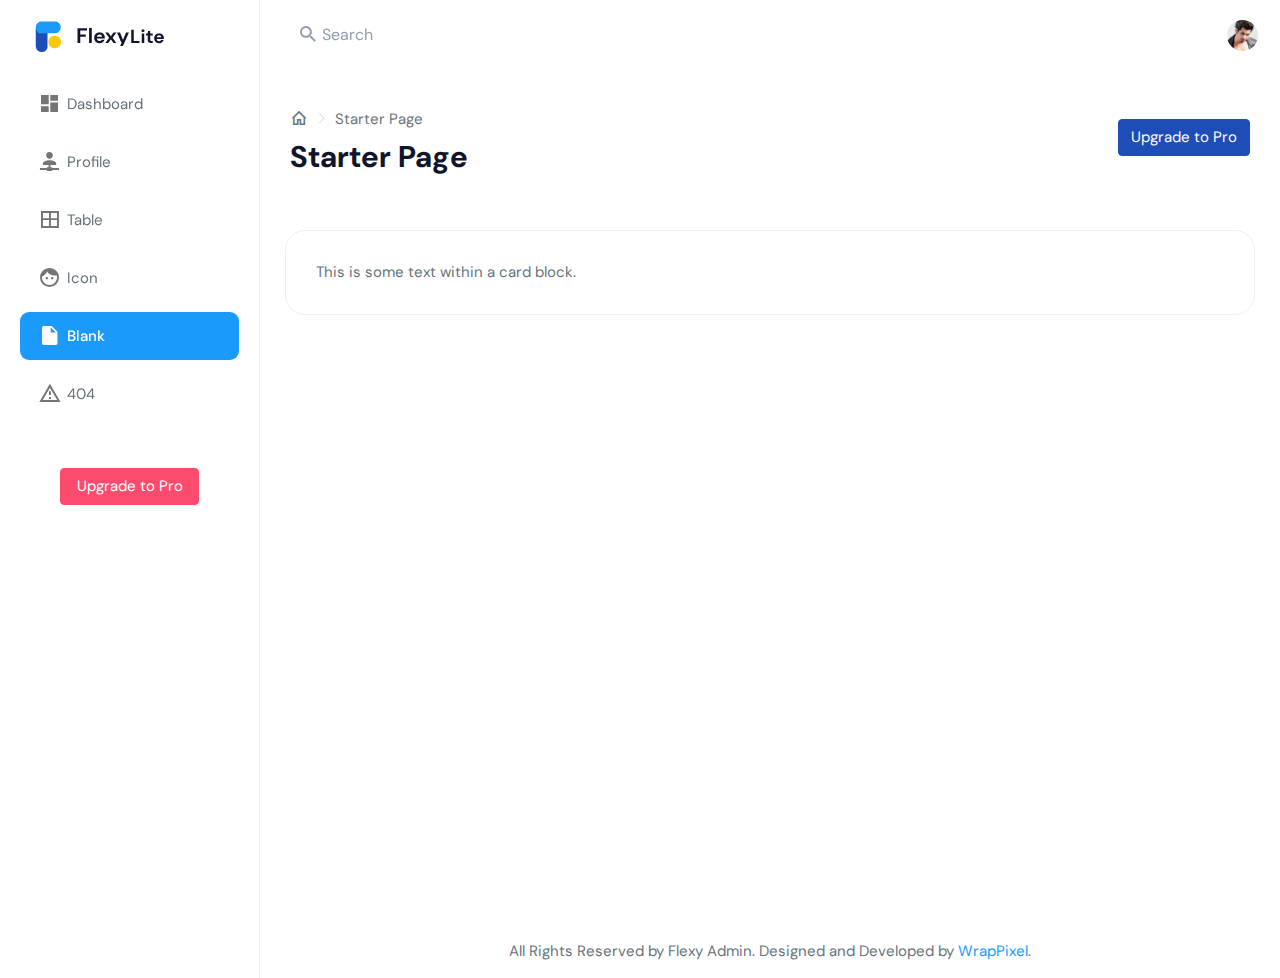
<file: html/starter-kit.html>
<!DOCTYPE html>
<html dir="ltr" lang="en">

<head>
    <meta charset="utf-8">
    <meta http-equiv="X-UA-Compatible" content="IE=edge">
    <!-- Tell the browser to be responsive to screen width -->
    <meta name="viewport" content="width=device-width, initial-scale=1">
    <meta name="keywords"
        content="wrappixel, admin dashboard, html css dashboard, web dashboard, bootstrap 5 admin, bootstrap 5, css3 dashboard, bootstrap 5 dashboard, Flexy lite admin bootstrap 5 dashboard, frontend, responsive bootstrap 5 admin template, Flexy admin lite design, Flexy admin lite dashboard bootstrap 5 dashboard template">
    <meta name="description"
        content="Flexy Admin Lite is powerful and clean admin dashboard template, inpired from Bootstrap Framework">
    <meta name="robots" content="noindex,nofollow">
    <title>Flexy Admin Lite Template by WrapPixel</title>
    <link rel="canonical" href="https://www.wrappixel.com/templates/Flexy-admin-lite/" />
    <!-- Favicon icon -->
    <link rel="icon" type="image/png" sizes="16x16" href="../assets/images/favicon.png">
    <!-- Custom CSS -->
    <link href="../dist/css/style.min.css" rel="stylesheet">
    <!-- HTML5 Shim and Respond.js IE8 support of HTML5 elements and media queries -->
    <!-- WARNING: Respond.js doesn't work if you view the page via file:// -->
    <!--[if lt IE 9]>
    <script src="https://oss.maxcdn.com/libs/html5shiv/3.7.0/html5shiv.js"></script>
    <script src="https://oss.maxcdn.com/libs/respond.js/1.4.2/respond.min.js"></script>
<![endif]-->
</head>

<body>
    <!-- ============================================================== -->
    <!-- Preloader - style you can find in spinners.css -->
    <!-- ============================================================== -->
    <div class="preloader">
        <div class="lds-ripple">
            <div class="lds-pos"></div>
            <div class="lds-pos"></div>
        </div>
    </div>
    <!-- ============================================================== -->
    <!-- Main wrapper - style you can find in pages.scss -->
    <!-- ============================================================== -->
    <div id="main-wrapper" data-layout="vertical" data-navbarbg="skin5" data-sidebartype="full"
        data-sidebar-position="absolute" data-header-position="absolute" data-boxed-layout="full">
        <!-- ============================================================== -->
        <!-- Topbar header - style you can find in pages.scss -->
        <!-- ============================================================== -->
        <header class="topbar" data-navbarbg="skin6">
            <nav class="navbar top-navbar navbar-expand-md navbar-light">
                <div class="navbar-header" data-logobg="skin6">
                    <!-- ============================================================== -->
                    <!-- Logo -->
                    <!-- ============================================================== -->
                    <a class="navbar-brand" href="index.html">
                        <!-- Logo icon -->
                        <b class="logo-icon">
                            <!--You can put here icon as well // <i class="wi wi-sunset"></i> //-->
                            <!-- Dark Logo icon -->
                            <img src="../assets/images/logo-icon.png" alt="homepage" class="dark-logo" />
                            <!-- Light Logo icon -->
                            <img src="../assets/images/logo-light-icon.png" alt="homepage" class="light-logo" />
                        </b>
                        <!--End Logo icon -->
                        <!-- Logo text -->
                        <span class="logo-text">
                            <!-- dark Logo text -->
                            <img src="../assets/images/logo-text.png" alt="homepage" class="dark-logo" />
                            <!-- Light Logo text -->
                            <img src="../assets/images/logo-light-text.png" class="light-logo" alt="homepage" />
                        </span>
                    </a>
                    <!-- ============================================================== -->
                    <!-- End Logo -->
                    <!-- ============================================================== -->
                    <!-- This is for the sidebar toggle which is visible on mobile only -->
                    <a class="nav-toggler waves-effect waves-light d-block d-md-none" href="javascript:void(0)"><i
                            class="ti-menu ti-close"></i></a>
                </div>
                <!-- ============================================================== -->
                <!-- End Logo -->
                <!-- ============================================================== -->
                <div class="navbar-collapse collapse" id="navbarSupportedContent" data-navbarbg="skin5">
                    <!-- ============================================================== -->
                    <!-- toggle and nav items -->
                    <!-- ============================================================== -->
                    <ul class="navbar-nav float-start me-auto">
                        <!-- ============================================================== -->
                        <!-- Search -->
                        <!-- ============================================================== -->
                        <li class="nav-item search-box"> <a class="nav-link waves-effect waves-dark"
                                href="javascript:void(0)"><i class="mdi mdi-magnify me-1"></i> <span class="font-16">Search</span></a>
                            <form class="app-search position-absolute">
                                <input type="text" class="form-control" placeholder="Search &amp; enter"> <a
                                    class="srh-btn"><i class="mdi mdi-window-close"></i></a>
                            </form>
                        </li>
                    </ul>
                    <!-- ============================================================== -->
                    <!-- Right side toggle and nav items -->
                    <!-- ============================================================== -->
                    <ul class="navbar-nav float-end">
                        <!-- ============================================================== -->
                        <!-- User profile and search -->
                        <!-- ============================================================== -->
                        <li class="nav-item dropdown">
                            <a class="nav-link dropdown-toggle text-muted waves-effect waves-dark pro-pic" href="#" id="navbarDropdown" role="button" data-bs-toggle="dropdown" aria-expanded="false">
                                <img src="../assets/images/users/profile.png" alt="user" class="rounded-circle" width="31">
                            </a>
                            <ul class="dropdown-menu dropdown-menu-end user-dd animated" aria-labelledby="navbarDropdown">
                                <a class="dropdown-item" href="javascript:void(0)"><i class="ti-user m-r-5 m-l-5"></i>
                                    My Profile</a>
                                <a class="dropdown-item" href="javascript:void(0)"><i class="ti-wallet m-r-5 m-l-5"></i>
                                    My Balance</a>
                                <a class="dropdown-item" href="javascript:void(0)"><i class="ti-email m-r-5 m-l-5"></i>
                                    Inbox</a>
                            </ul>
                        </li>
                        <!-- ============================================================== -->
                        <!-- User profile and search -->
                        <!-- ============================================================== -->
                    </ul>
                </div>
            </nav>
        </header>
        <!-- ============================================================== -->
        <!-- End Topbar header -->
        <!-- ============================================================== -->
        <!-- ============================================================== -->
        <!-- Left Sidebar - style you can find in sidebar.scss  -->
        <!-- ============================================================== -->
        <aside class="left-sidebar" data-sidebarbg="skin6">
            <!-- Sidebar scroll-->
            <div class="scroll-sidebar">
                <!-- Sidebar navigation-->
                <nav class="sidebar-nav">
                    <ul id="sidebarnav">
                        <li class="sidebar-item"> <a class="sidebar-link waves-effect waves-dark sidebar-link"
                                href="index.html" aria-expanded="false"><i class="mdi mdi-view-dashboard"></i><span
                                    class="hide-menu">Dashboard</span></a></li>
                        <li class="sidebar-item"> <a class="sidebar-link waves-effect waves-dark sidebar-link"
                                href="pages-profile.html" aria-expanded="false"><i
                                    class="mdi mdi-account-network"></i><span class="hide-menu">Profile</span></a></li>
                        <li class="sidebar-item"> <a class="sidebar-link waves-effect waves-dark sidebar-link"
                                href="table-basic.html" aria-expanded="false"><i class="mdi mdi-border-all"></i><span
                                    class="hide-menu">Table</span></a></li>
                        <li class="sidebar-item"> <a class="sidebar-link waves-effect waves-dark sidebar-link"
                                href="icon-material.html" aria-expanded="false"><i class="mdi mdi-face"></i><span
                                    class="hide-menu">Icon</span></a></li>
                        <li class="sidebar-item"> <a class="sidebar-link waves-effect waves-dark sidebar-link"
                                href="starter-kit.html" aria-expanded="false"><i class="mdi mdi-file"></i><span
                                    class="hide-menu">Blank</span></a></li>
                        <li class="sidebar-item"> <a class="sidebar-link waves-effect waves-dark sidebar-link"
                                href="error-404.html" aria-expanded="false"><i class="mdi mdi-alert-outline"></i><span
                                    class="hide-menu">404</span></a></li>
                        <li class="text-center p-40 upgrade-btn">
                            <a href="https://www.wrappixel.com/templates/flexy-bootstrap-admin-template/"
                                class="btn d-block w-100 btn-danger text-white" target="_blank">Upgrade to Pro</a>
                        </li>
                    </ul>

                </nav>
                <!-- End Sidebar navigation -->
            </div>
            <!-- End Sidebar scroll-->
        </aside>
        <!-- ============================================================== -->
        <!-- End Left Sidebar - style you can find in sidebar.scss  -->
        <!-- ============================================================== -->
        <!-- ============================================================== -->
        <!-- Page wrapper  -->
        <!-- ============================================================== -->
        <div class="page-wrapper">
            <!-- ============================================================== -->
            <!-- Bread crumb and right sidebar toggle -->
            <!-- ============================================================== -->
            <div class="page-breadcrumb">
                <div class="row align-items-center">
                    <div class="col-6">
                        <nav aria-label="breadcrumb">
                            <ol class="breadcrumb mb-0 d-flex align-items-center">
                              <li class="breadcrumb-item"><a href="index.html" class="link"><i class="mdi mdi-home-outline fs-4"></i></a></li>
                              <li class="breadcrumb-item active" aria-current="page">Starter Page</li>
                            </ol>
                          </nav>
                        <h1 class="mb-0 fw-bold">Starter Page</h1> 
                    </div>
                    <div class="col-6">
                        <div class="text-end upgrade-btn">
                            <a href="https://www.wrappixel.com/templates/flexy-bootstrap-admin-template/" class="btn btn-primary text-white"
                                target="_blank">Upgrade to Pro</a>
                        </div>
                    </div>
                </div>
            </div>
            <!-- ============================================================== -->
            <!-- End Bread crumb and right sidebar toggle -->
            <!-- ============================================================== -->
            <!-- ============================================================== -->
            <!-- Container fluid  -->
            <!-- ============================================================== -->
            <div class="container-fluid">
                <!-- ============================================================== -->
                <!-- Start Page Content -->
                <!-- ============================================================== -->
                <div class="row">
                    <div class="col-12">
                        <div class="card">
                            <div class="card-body">
                                This is some text within a card block.
                            </div>
                        </div>
                    </div>
                </div>
                <!-- ============================================================== -->
                <!-- End PAge Content -->
                <!-- ============================================================== -->
                <!-- ============================================================== -->
                <!-- Right sidebar -->
                <!-- ============================================================== -->
                <!-- .right-sidebar -->
                <!-- ============================================================== -->
                <!-- End Right sidebar -->
                <!-- ============================================================== -->
            </div>
            <!-- ============================================================== -->
            <!-- End Container fluid  -->
            <!-- ============================================================== -->
            <!-- ============================================================== -->
            <!-- footer -->
            <!-- ============================================================== -->
            <footer class="footer text-center">
                All Rights Reserved by Flexy Admin. Designed and Developed by <a
                    href="https://www.wrappixel.com">WrapPixel</a>.
            </footer>
            <!-- ============================================================== -->
            <!-- End footer -->
            <!-- ============================================================== -->
        </div>
        <!-- ============================================================== -->
        <!-- End Page wrapper  -->
        <!-- ============================================================== -->
    </div>
    <!-- ============================================================== -->
    <!-- End Wrapper -->
    <!-- ============================================================== -->
    <!-- ============================================================== -->
    <!-- All Jquery -->
    <!-- ============================================================== -->
    <script src="../assets/libs/jquery/dist/jquery.min.js"></script>
    <!-- Bootstrap tether Core JavaScript -->
    <script src="../assets/libs/bootstrap/dist/js/bootstrap.bundle.min.js"></script>
    <script src="../dist/js/app-style-switcher.js"></script>
    <!--Wave Effects -->
    <script src="../dist/js/waves.js"></script>
    <!--Menu sidebar -->
    <script src="../dist/js/sidebarmenu.js"></script>
    <!--Custom JavaScript -->
    <script src="../dist/js/custom.js"></script>
</body>

</html>
</file>
<file: assets/libs/chartist-plugin-tooltips/dist/chartist-plugin-tooltip.css>
.chartist-tooltip {
  position: absolute;
  display: inline-block;
  opacity: 0;
  min-width: 5em;
  padding: .5em;
  background: #F4C63D;
  color: #453D3F;
  font-family: Oxygen,Helvetica,Arial,sans-serif;
  font-weight: 700;
  text-align: center;
  pointer-events: none;
  z-index: 1;
  -webkit-transition: opacity .2s linear;
  -moz-transition: opacity .2s linear;
  -o-transition: opacity .2s linear;
  transition: opacity .2s linear; }
  .chartist-tooltip:before {
    content: "";
    position: absolute;
    top: 100%;
    left: 50%;
    width: 0;
    height: 0;
    margin-left: -15px;
    border: 15px solid transparent;
    border-top-color: #F4C63D; }
  .chartist-tooltip.tooltip-show {
    opacity: 1; }

.ct-area, .ct-line {
  pointer-events: none; }

/*# sourceMappingURL=chartist-plugin-tooltip.css.map */
</file>
<file: panel/css/stylesheet2.css>
body{
    background-image: linear-gradient(#212B38, #1A1A1A);
    margin: 0;
    font-family: 'Poppins', sans-serif;
    font-weight: 300;
    font-size: large;
    color: white;
    -webkit-animation: fadein 2s;
       -moz-animation: fadein 2s;
        -ms-animation: fadein 2s;
         -o-animation: fadein 2s;
            animation: fadein 2s;
}

.container{
    width: 100%;
    height: calc(100% - 47px);
}

.panel{
    background-color: rgba(0, 0, 0, 0.20);
    border-radius: 5px;
    width: 95%;
    height: 90%;
    position: relative;
    padding: 10px;
    left: 50%;
    top: 50%;
    transform: translate(-50%, -50%);
}

.content{
    height: calc(100% - 47px);
    width: 100%;
    overflow: hidden;
}

.sidemenu{
    height: calc(100% - 20px);
    width: 200px;
    float: left;
    border-right: 2px solid rgba(0, 0, 0, 0.20);
}

.sidemenu button{
    width: 100%;
    padding: 10px;
    margin-bottom: 5px;
    background-color: transparent;
    border: none;
    color: inherit;
    font-family: inherit;
    font-size: inherit;
    font-weight: 200;
}

.sidemenu button:hover{
    color: rgb(141, 141, 141);
}

.pages{
    height: calc(100% - 30px);
    width: calc(100% - 212px);
    float: left;
    overflow: auto;
    padding: 5px
}

.page{
    width: 100%;
    height: 100%;
    display: none;
    overflow-y: auto;
    scroll-behavior: smooth;
}

hr{
    border-color: rgba(0, 0, 0, 0.20);
}

.topbar{
    width: 100%;
    overflow: hidden;
    height: 47px;
}

.topbar .middle{
    float: none;
    padding: 5px;
    left: 50%;
    transform: translateX(-50%);
    position: absolute;
}

.topbar .right{
    float: right;
    padding: 10px;
}

.topbar .left{
    float: left;
    background-color: burlywood;
}

.changelogitem {
    padding-left: 20px;
    padding-top:35px;
    padding-bottom:35px;
    border-bottom:1px solid rgba(0, 0, 0, 0.20);
}
.changelogitem .date {
    display:inline-block;
    width:170px;
    vertical-align: top;
    opacity: .5;
}
.clcontent {
    display:inline-block;
    width:540px;
}
.clcontent .title {
    font-size:28px;
    font-weight:200;
    line-height:28px;
}
.clcontent .type {
    display:inline-block;
    color:white;
    border-radius:30px;
    padding:4px 15px 4px 15px;
    margin-top:12px;
    margin-bottom:12px;
    font-size:15px;
    font-weight:bold;
}

.clcontent .new {background-color:#1c9bdd;}
.clcontent .improvement {background-color:#2cb967;}
.clcontent .fix {background-color:#ffb400;}
.clcontent .body {
  font-size:18px;
  font-weight:300;
  line-height:26px;
}

/* width */
::-webkit-scrollbar {
    width: 10px;
    height: 10px;
  }
  
  /* Track */
  ::-webkit-scrollbar-track {
    background: transparent; 
  }
   
  /* Handle */
  ::-webkit-scrollbar-thumb {
    background: rgba(0, 0, 0, 0.40);
    border-radius: 20px; 
  }

  ::-webkit-scrollbar-corner {
    background: transparent;
  }
  


img {
    -webkit-backface-visibility: hidden; 
    -ms-transform: translateZ(0);
    -webkit-transform: translateZ(0);
    transform: translateZ(0);
    image-rendering: -moz-crisp-edges; /* Firefox */
    image-rendering: -o-crisp-edges; /* Opera */
    image-rendering: -webkit-optimize-contrast; /* Webkit (non-standard naming) */
    image-rendering: crisp-edges;
    -ms-interpolation-mode: nearest-neighbor; /* IE (non-standard property) */
}

.footer{
    background-color: rgba(0, 0, 0, 0.137);
    text-align: center;
    position: absolute;
    width: 100%;
    bottom: 0;
    padding: 10px 0;
}

.pgheader{
    padding: 10px;
}

.card{
    background-color: rgba(0, 0, 0, 0.20);
    width: relative;
    height: auto;
    padding: 20px;
    border-radius: 5px;
    margin-bottom: 10px;
}

.card .title{
    margin-bottom: 20px;
}

.textbox{
    background-color: transparent;
    border-radius: 5px;
    padding: 7px;
    border: none;
    z-index: 9999;
    border-bottom: 1px solid rgba(0, 0, 0, 0.50);
    color: white;
    font-family: inherit;
    margin-top: 10px;
}

.btn{
    background-color: transparent;
    border-radius: 5px;
    padding: 7px;
    border: none;
    z-index: 9999;
    color: white;
    transition: background-color .5s;
    font-family: inherit;
}

.btn:hover{
    background-color: rgba(0, 0, 0, 0.50);
}

.verified{
    font-size: 15px;
    margin-left: 5px;
    color: #2eb1ff;
}

.slogo {
    background-color: rgba(0, 0, 0, 0.20);
    position: inherit;
    height: 50px;
    padding: 5px;
    border-radius: 5px;
}

.stitle {
    position: inherit;
    width: calc(100% -90px);
    margin-top: -50px;
    margin-left: 70px;
}

.sdescription {
    position: inherit;
    margin-top: -20px;
}


@keyframes fadein {
    from { opacity: 0; }
    to   { opacity: 1; }
}

@-moz-keyframes fadein {
    from { opacity: 0; }
    to   { opacity: 1; }
}

@-webkit-keyframes fadein {
    from { opacity: 0; }
    to   { opacity: 1; }
}

@-ms-keyframes fadein {
    from { opacity: 0; }
    to   { opacity: 1; }
}

@-o-keyframes fadein {
    from { opacity: 0; }
    to   { opacity: 1; }
}


.bg-animation {
    position: fixed;
    top: 0;
    left: 0;
    width: 100%;
    height: 100%;
}

.bg-animation {
    position: fixed;
    top: 0;
    left: 0;
    width: 100%;
    height: 100%;

}

#stars {
    width: 1px;
    height: 1px;
    background: transparent;
    box-shadow: 117px 1613px #ffffff60, 1488px 635px #ffffff60, 944px 914px #ffffff60, 647px 277px #ffffff60, 1792px 1205px #ffffff60, 656px 1517px #ffffff60, 820px 1839px #ffffff60, 1153px 1400px #ffffff60, 870px 13px #ffffff60, 550px 702px #ffffff60, 1155px 1056px #ffffff60, 88px 1709px #ffffff60, 1450px 1090px #ffffff60, 1929px 457px #ffffff60, 1390px 905px #ffffff60, 1771px 269px #ffffff60, 1741px 669px #ffffff60, 432px 64px #ffffff60, 563px 996px #ffffff60, 1918px 1873px #ffffff60, 1845px 1211px #ffffff60, 231px 1503px #ffffff60, 37px 220px #ffffff60, 1970px 495px #ffffff60, 1812px 925px #ffffff60, 67px 1398px #ffffff60, 535px 279px #ffffff60, 1837px 829px #ffffff60, 1945px 685px #ffffff60, 1677px 1817px #ffffff60, 1317px 1415px #ffffff60, 1785px 905px #ffffff60, 1787px 1554px #ffffff60, 802px 1296px #ffffff60, 512px 1101px #ffffff60, 583px 1364px #ffffff60, 336px 558px #ffffff60, 979px 334px #ffffff60, 106px 792px #ffffff60, 204px 34px #ffffff60, 1845px 1763px #ffffff60, 445px 1599px #ffffff60, 386px 453px #ffffff60, 471px 952px #ffffff60, 1466px 1676px #ffffff60, 1885px 303px #ffffff60, 51px 1717px #ffffff60, 1211px 299px #ffffff60, 1546px 1887px #ffffff60, 1067px 33px #ffffff60, 1088px 1326px #ffffff60, 1938px 760px #ffffff60, 470px 648px #ffffff60, 1213px 269px #ffffff60, 1767px 78px #ffffff60, 977px 976px #ffffff60, 1926px 175px #ffffff60, 722px 1512px #ffffff60, 945px 227px #ffffff60, 1811px 99px #ffffff60, 1912px 1406px #ffffff60, 1602px 1243px #ffffff60, 610px 449px #ffffff60, 654px 1393px #ffffff60, 1930px 1193px #ffffff60, 258px 1184px #ffffff60, 89px 265px #ffffff60, 824px 1494px #ffffff60, 1506px 1435px #ffffff60, 1027px 753px #ffffff60, 1px 1197px #ffffff60, 530px 1161px #ffffff60, 864px 1555px #ffffff60, 1610px 1604px #ffffff60, 1035px 1114px #ffffff60, 1456px 133px #ffffff60, 1196px 1253px #ffffff60, 361px 1037px #ffffff60, 834px 351px #ffffff60, 436px 1676px #ffffff60, 1194px 1007px #ffffff60, 1141px 647px #ffffff60, 319px 454px #ffffff60, 937px 1769px #ffffff60, 1872px 1013px #ffffff60, 733px 643px #ffffff60, 1250px 511px #ffffff60, 189px 296px #ffffff60, 1639px 163px #ffffff60, 1584px 336px #ffffff60, 1912px 1343px #ffffff60, 1298px 1307px #ffffff60, 1750px 902px #ffffff60, 1129px 845px #ffffff60, 1899px 1470px #ffffff60, 1427px 232px #ffffff60, 1391px 838px #ffffff60, 1225px 1819px #ffffff60, 190px 1366px #ffffff60, 1865px 518px #ffffff60, 203px 1383px #ffffff60, 1455px 614px #ffffff60, 423px 354px #ffffff60, 1678px 1790px #ffffff60, 241px 608px #ffffff60, 1089px 730px #ffffff60, 1342px 38px #ffffff60, 1848px 249px #ffffff60, 1874px 1785px #ffffff60, 1040px 1837px #ffffff60, 751px 261px #ffffff60, 510px 1975px #ffffff60, 52px 795px #ffffff60, 1786px 1310px #ffffff60, 498px 712px #ffffff60, 190px 375px #ffffff60, 1341px 722px #ffffff60, 43px 1394px #ffffff60, 1821px 1687px #ffffff60, 106px 130px #ffffff60, 1717px 1978px #ffffff60, 168px 151px #ffffff60, 183px 740px #ffffff60, 945px 1381px #ffffff60, 669px 1170px #ffffff60, 1285px 1816px #ffffff60, 110px 1217px #ffffff60, 1623px 813px #ffffff60, 869px 647px #ffffff60, 867px 582px #ffffff60, 735px 1240px #ffffff60, 519px 1896px #ffffff60, 132px 156px #ffffff60, 1649px 193px #ffffff60, 241px 1109px #ffffff60, 643px 484px #ffffff60, 574px 1282px #ffffff60, 1952px 564px #ffffff60, 1978px 145px #ffffff60, 329px 903px #ffffff60, 1674px 617px #ffffff60, 1978px 558px #ffffff60, 1808px 1715px #ffffff60, 1526px 1238px #ffffff60, 475px 1330px #ffffff60, 810px 425px #ffffff60, 1709px 634px #ffffff60, 1658px 336px #ffffff60, 425px 194px #ffffff60, 352px 96px #ffffff60, 148px 180px #ffffff60, 1139px 1046px #ffffff60, 1809px 1233px #ffffff60, 1669px 171px #ffffff60, 263px 1394px #ffffff60, 534px 715px #ffffff60, 396px 1008px #ffffff60, 589px 1445px #ffffff60, 1190px 381px #ffffff60, 1709px 279px #ffffff60, 520px 891px #ffffff60, 1136px 1867px #ffffff60, 1280px 1233px #ffffff60, 836px 296px #ffffff60, 1348px 646px #ffffff60, 1539px 913px #ffffff60, 423px 781px #ffffff60, 1271px 1805px #ffffff60, 696px 564px #ffffff60, 1549px 804px #ffffff60, 303px 1555px #ffffff60, 1449px 1903px #ffffff60, 66px 687px #ffffff60, 1164px 856px #ffffff60, 1958px 1326px #ffffff60, 125px 157px #ffffff60, 508px 1669px #ffffff60, 465px 725px #ffffff60, 1925px 1440px #ffffff60, 405px 793px #ffffff60, 278px 110px #ffffff60, 1084px 1065px #ffffff60, 1077px 705px #ffffff60, 663px 1844px #ffffff60, 734px 263px #ffffff60, 870px 1761px #ffffff60, 103px 1169px #ffffff60, 1506px 1295px #ffffff60, 1883px 926px #ffffff60, 335px 1361px #ffffff60, 1126px 1284px #ffffff60, 257px 1165px #ffffff60, 837px 580px #ffffff60, 1211px 1362px #ffffff60, 1137px 1380px #ffffff60, 135px 632px #ffffff60, 1491px 1965px #ffffff60, 1098px 195px #ffffff60, 506px 417px #ffffff60, 693px 1243px #ffffff60, 622px 1862px #ffffff60, 1412px 1343px #ffffff60, 948px 1894px #ffffff60, 1315px 1363px #ffffff60, 754px 1098px #ffffff60, 1931px 930px #ffffff60, 1831px 342px #ffffff60, 1751px 1839px #ffffff60, 84px 775px #ffffff60, 1662px 1488px #ffffff60, 617px 1769px #ffffff60, 1869px 1292px #ffffff60, 963px 432px #ffffff60, 371px 1114px #ffffff60, 37px 642px #ffffff60, 21px 1184px #ffffff60, 602px 366px #ffffff60, 414px 524px #ffffff60, 282px 244px #ffffff60, 1689px 868px #ffffff60, 943px 681px #ffffff60, 898px 679px #ffffff60, 449px 1774px #ffffff60, 1678px 1313px #ffffff60, 475px 1811px #ffffff60, 1146px 1509px #ffffff60, 1151px 1863px #ffffff60, 1617px 846px #ffffff60, 82px 1077px #ffffff60, 324px 1317px #ffffff60, 1516px 885px #ffffff60, 1706px 1526px #ffffff60, 1925px 1180px #ffffff60, 553px 967px #ffffff60, 1072px 536px #ffffff60, 1715px 1816px #ffffff60, 185px 286px #ffffff60, 1362px 1600px #ffffff60, 628px 1938px #ffffff60, 1187px 412px #ffffff60, 569px 211px #ffffff60, 1959px 1356px #ffffff60, 1571px 105px #ffffff60, 319px 1111px #ffffff60, 36px 1364px #ffffff60, 502px 1788px #ffffff60, 1051px 1993px #ffffff60, 1617px 773px #ffffff60, 424px 1507px #ffffff60, 1623px 1955px #ffffff60, 307px 662px #ffffff60, 183px 1048px #ffffff60, 1919px 1453px #ffffff60, 1006px 1817px #ffffff60, 468px 673px #ffffff60, 1142px 1375px #ffffff60, 1228px 443px #ffffff60, 1734px 552px #ffffff60, 20px 1041px #ffffff60, 1783px 334px #ffffff60, 98px 1237px #ffffff60, 1356px 1940px #ffffff60, 853px 1779px #ffffff60, 1910px 560px #ffffff60, 1174px 1656px #ffffff60, 110px 1724px #ffffff60, 542px 1771px #ffffff60, 1758px 1931px #ffffff60, 1463px 1401px #ffffff60, 1155px 84px #ffffff60, 1504px 835px #ffffff60, 750px 322px #ffffff60, 407px 1900px #ffffff60, 1600px 1141px #ffffff60, 657px 886px #ffffff60, 526px 714px #ffffff60, 18px 836px #ffffff60, 1546px 1548px #ffffff60, 22px 469px #ffffff60, 594px 1466px #ffffff60, 1160px 1078px #ffffff60, 627px 1055px #ffffff60, 195px 699px #ffffff60, 1099px 684px #ffffff60, 530px 551px #ffffff60, 1160px 1325px #ffffff60, 894px 727px #ffffff60, 1157px 98px #ffffff60, 136px 1483px #ffffff60, 1875px 1975px #ffffff60, 1803px 566px #ffffff60, 318px 1073px #ffffff60, 1866px 1656px #ffffff60, 543px 414px #ffffff60, 719px 474px #ffffff60, 1115px 738px #ffffff60, 353px 875px #ffffff60, 184px 1938px #ffffff60, 1854px 1534px #ffffff60, 420px 1698px #ffffff60, 1480px 1550px #ffffff60, 522px 203px #ffffff60, 1897px 1904px #ffffff60, 975px 1708px #ffffff60, 1774px 602px #ffffff60, 1908px 274px #ffffff60, 61px 715px #ffffff60, 983px 1156px #ffffff60, 326px 1013px #ffffff60, 641px 290px #ffffff60, 1522px 120px #ffffff60, 405px 1637px #ffffff60, 1021px 1099px #ffffff60, 631px 1145px #ffffff60, 982px 1967px #ffffff60, 200px 651px #ffffff60, 795px 351px #ffffff60, 790px 1082px #ffffff60, 144px 1572px #ffffff60, 1542px 901px #ffffff60, 158px 1524px #ffffff60, 849px 1843px #ffffff60, 1807px 203px #ffffff60, 1747px 45px #ffffff60, 1603px 1738px #ffffff60, 617px 1966px #ffffff60, 342px 748px #ffffff60, 1779px 1173px #ffffff60, 1428px 152px #ffffff60, 589px 1998px #ffffff60, 1940px 1838px #ffffff60, 115px 272px #ffffff60, 1217px 1395px #ffffff60, 1402px 1491px #ffffff60, 1833px 1814px #ffffff60, 243px 966px #ffffff60, 319px 578px #ffffff60, 813px 364px #ffffff60, 669px 882px #ffffff60, 551px 134px #ffffff60, 1819px 920px #ffffff60, 740px 1826px #ffffff60, 1021px 952px #ffffff60, 1575px 453px #ffffff60, 324px 419px #ffffff60, 929px 417px #ffffff60, 885px 1112px #ffffff60, 503px 187px #ffffff60, 1908px 362px #ffffff60, 1063px 1601px #ffffff60, 169px 1792px #ffffff60, 789px 963px #ffffff60, 1697px 948px #ffffff60, 1761px 1810px #ffffff60, 1844px 1591px #ffffff60, 1709px 949px #ffffff60, 1402px 1396px #ffffff60, 1037px 225px #ffffff60, 1832px 518px #ffffff60, 1728px 1782px #ffffff60, 194px 1421px #ffffff60, 1395px 742px #ffffff60, 1478px 1325px #ffffff60, 40px 593px #ffffff60, 1732px 117px #ffffff60, 51px 158px #ffffff60, 1598px 1672px #ffffff60, 701px 849px #ffffff60, 1403px 1979px #ffffff60, 145px 1414px #ffffff60, 550px 906px #ffffff60, 1366px 460px #ffffff60, 142px 1379px #ffffff60, 34px 1864px #ffffff60, 1346px 308px #ffffff60, 293px 998px #ffffff60, 21px 1868px #ffffff60, 540px 1033px #ffffff60, 60px 746px #ffffff60, 1602px 1476px #ffffff60, 180px 804px #ffffff60, 345px 1982px #ffffff60, 1439px 640px #ffffff60, 939px 1834px #ffffff60, 20px 432px #ffffff60, 492px 1549px #ffffff60, 109px 1579px #ffffff60, 1796px 1403px #ffffff60, 1079px 519px #ffffff60, 1664px 389px #ffffff60, 1627px 1061px #ffffff60, 823px 419px #ffffff60, 1399px 1882px #ffffff60, 1906px 344px #ffffff60, 1189px 848px #ffffff60, 117px 882px #ffffff60, 1262px 33px #ffffff60, 1048px 434px #ffffff60, 1208px 1309px #ffffff60, 1616px 408px #ffffff60, 1833px 853px #ffffff60, 1433px 1656px #ffffff60, 811px 1861px #ffffff60, 439px 1672px #ffffff60, 1105px 248px #ffffff60, 328px 1652px #ffffff60, 13px 1658px #ffffff60, 685px 987px #ffffff60, 985px 403px #ffffff60, 1664px 1206px #ffffff60, 1993px 1925px #ffffff60, 440px 917px #ffffff60, 1835px 319px #ffffff60, 1404px 1907px #ffffff60, 624px 1443px #ffffff60, 843px 954px #ffffff60, 478px 1567px #ffffff60, 895px 1602px #ffffff60, 1231px 871px #ffffff60, 1267px 1646px #ffffff60, 475px 334px #ffffff60, 784px 796px #ffffff60, 1294px 199px #ffffff60, 109px 702px #ffffff60, 1978px 362px #ffffff60, 291px 940px #ffffff60, 971px 1343px #ffffff60, 74px 719px #ffffff60, 36px 715px #ffffff60, 1007px 1423px #ffffff60, 860px 314px #ffffff60, 631px 177px #ffffff60, 1900px 1590px #ffffff60, 1239px 1348px #ffffff60, 1346px 1270px #ffffff60, 1934px 1475px #ffffff60, 1553px 559px #ffffff60, 588px 1969px #ffffff60, 670px 1269px #ffffff60, 1484px 376px #ffffff60, 20px 1424px #ffffff60, 1396px 8px #ffffff60, 969px 244px #ffffff60, 1807px 538px #ffffff60, 1873px 891px #ffffff60, 636px 1142px #ffffff60, 1474px 1562px #ffffff60, 763px 350px #ffffff60, 663px 700px #ffffff60, 500px 1469px #ffffff60, 1302px 722px #ffffff60, 181px 291px #ffffff60, 266px 893px #ffffff60, 1403px 654px #ffffff60, 492px 460px #ffffff60, 1503px 1369px #ffffff60, 23px 1662px #ffffff60, 349px 333px #ffffff60, 1435px 1017px #ffffff60, 1441px 705px #ffffff60, 1708px 1446px #ffffff60, 1041px 911px #ffffff60, 1063px 780px #ffffff60, 1158px 1356px #ffffff60, 767px 1454px #ffffff60, 1912px 797px #ffffff60, 1731px 1759px #ffffff60, 1378px 1390px #ffffff60, 1815px 1364px #ffffff60, 960px 270px #ffffff60, 1343px 427px #ffffff60, 275px 203px #ffffff60, 1319px 1092px #ffffff60, 1455px 770px #ffffff60, 283px 1503px #ffffff60, 1505px 901px #ffffff60, 1738px 1561px #ffffff60, 1526px 1935px #ffffff60, 1757px 669px #ffffff60, 1640px 620px #ffffff60, 1750px 722px #ffffff60, 748px 66px #ffffff60, 1149px 540px #ffffff60, 159px 953px #ffffff60, 200px 1426px #ffffff60, 515px 1110px #ffffff60, 1552px 737px #ffffff60, 1094px 1459px #ffffff60, 778px 799px #ffffff60, 1031px 523px #ffffff60, 743px 1825px #ffffff60, 1100px 882px #ffffff60, 1088px 1836px #ffffff60, 255px 599px #ffffff60, 67px 1361px #ffffff60, 247px 1721px #ffffff60, 1722px 346px #ffffff60, 1822px 155px #ffffff60, 452px 1973px #ffffff60, 415px 1960px #ffffff60, 1109px 57px #ffffff60, 273px 1392px #ffffff60, 404px 1071px #ffffff60, 1212px 353px #ffffff60, 370px 460px #ffffff60, 795px 1523px #ffffff60, 1932px 340px #ffffff60, 51px 1473px #ffffff60, 1268px 364px #ffffff60, 1512px 1862px #ffffff60, 1678px 1801px #ffffff60, 1796px 579px #ffffff60, 254px 251px #ffffff60, 1466px 1717px #ffffff60, 893px 379px #ffffff60, 1153px 923px #ffffff60, 913px 1808px #ffffff60, 791px 789px #ffffff60, 417px 1924px #ffffff60, 1336px 1599px #ffffff60, 1695px 908px #ffffff60, 1120px 114px #ffffff60, 493px 1949px #ffffff60, 68px 1905px #ffffff60, 969px 481px #ffffff60, 1420px 1095px #ffffff60, 800px 1117px #ffffff60, 390px 234px #ffffff60, 356px 1644px #ffffff60, 1098px 1486px #ffffff60, 1360px 521px #ffffff60, 149px 1198px #ffffff60, 354px 747px #ffffff60, 1749px 487px #ffffff60, 470px 76px #ffffff60, 1672px 289px #ffffff60, 1731px 545px #ffffff60, 1547px 1590px #ffffff60, 498px 692px #ffffff60, 398px 1592px #ffffff60, 1846px 1237px #ffffff60, 1537px 1474px #ffffff60, 1726px 1374px #ffffff60, 1922px 858px #ffffff60, 376px 321px #ffffff60, 985px 227px #ffffff60, 234px 1421px #ffffff60, 760px 745px #ffffff60, 1990px 1132px #ffffff60, 1560px 1597px #ffffff60, 338px 1310px #ffffff60, 1924px 1664px #ffffff60, 547px 1747px #ffffff60, 1639px 1282px #ffffff60, 1202px 337px #ffffff60, 1985px 779px #ffffff60, 737px 456px #ffffff60, 89px 501px #ffffff60, 963px 792px #ffffff60, 655px 1447px #ffffff60, 1492px 1994px #ffffff60, 1171px 254px #ffffff60, 892px 827px #ffffff60, 1735px 442px #ffffff60, 1474px 1187px #ffffff60, 846px 1518px #ffffff60, 557px 1805px #ffffff60, 738px 945px #ffffff60, 795px 68px #ffffff60, 663px 1956px #ffffff60, 1607px 290px #ffffff60, 1524px 15px #ffffff60, 1097px 1911px #ffffff60, 157px 1939px #ffffff60, 935px 1065px #ffffff60, 1809px 1708px #ffffff60, 164px 1157px #ffffff60, 83px 855px #ffffff60, 625px 501px #ffffff60, 814px 398px #ffffff60, 552px 695px #ffffff60, 597px 1546px #ffffff60, 1237px 1417px #ffffff60, 628px 284px #ffffff60, 866px 767px #ffffff60, 1403px 1394px #ffffff60, 765px 1563px #ffffff60, 1648px 109px #ffffff60, 1205px 1659px #ffffff60, 921px 1313px #ffffff60, 1319px 243px #ffffff60, 18px 125px #ffffff60, 7px 777px #ffffff60, 181px 418px #ffffff60, 1062px 1892px #ffffff60, 382px 106px #ffffff60, 994px 751px #ffffff60, 964px 234px #ffffff60, 40px 118px #ffffff60, 278px 706px #ffffff60, 1540px 1978px #ffffff60, 425px 1661px #ffffff60, 1050px 321px #ffffff60, 735px 1729px #ffffff60, 1438px 260px #ffffff60, 1229px 1109px #ffffff60, 186px 1041px #ffffff60, 244px 1184px #ffffff60, 392px 1472px #ffffff60, 670px 1249px #ffffff60, 1260px 1443px #ffffff60, 1977px 1511px #ffffff60, 1240px 773px #ffffff60, 303px 513px #ffffff60, 63px 1530px #ffffff60, 610px 792px #ffffff60, 1987px 1647px #ffffff60, 676px 1597px #ffffff60, 1740px 1244px #ffffff60, 816px 1661px #ffffff60, 351px 802px #ffffff60, 252px 1082px #ffffff60, 31px 365px #ffffff60, 1453px 984px #ffffff60, 667px 1233px #ffffff60, 1247px 1800px #ffffff60, 839px 270px #ffffff60, 775px 913px #ffffff60, 1966px 1398px #ffffff60, 499px 813px #ffffff60, 922px 1982px #ffffff60, 1409px 1902px #ffffff60, 1499px 1766px #ffffff60, 721px 899px #ffffff60, 788px 807px #ffffff60, 989px 1355px #ffffff60, 1248px 1274px #ffffff60, 849px 1091px #ffffff60, 1799px 1036px #ffffff60, 1486px 700px #ffffff60, 170px 1989px #ffffff60, 1275px 799px #ffffff60, 772px 2000px #ffffff60, 1642px 362px #ffffff60, 216px 940px #ffffff60, 1893px 281px #ffffff60, 1944px 1298px #ffffff60, 1294px 400px #ffffff60, 1523px 441px #ffffff60, 1829px 340px #ffffff60, 468px 170px #ffffff60, 1099px 967px #ffffff60, 1331px 665px #ffffff60, 1174px 1553px #ffffff60, 1567px 325px #ffffff60, 1028px 1399px #ffffff60, 781px 1451px #ffffff60, 1912px 1954px #ffffff60, 874px 873px #ffffff60, 1298px 1722px #ffffff60, 1879px 706px #ffffff60, 57px 1221px #ffffff60, 1116px 1432px #ffffff60, 48px 811px #ffffff60, 101px 916px #ffffff60, 677px 304px #ffffff60, 1203px 639px #ffffff60, 1391px 199px #ffffff60, 1895px 1988px #ffffff60, 1462px 1023px #ffffff60, 1216px 1751px #ffffff60, 1261px 663px #ffffff60, 1290px 1119px #ffffff60, 137px 1793px #ffffff60, 1052px 1470px #ffffff60, 1561px 226px #ffffff60, 1156px 402px #ffffff60, 709px 693px #ffffff60, 1040px 1911px #ffffff60, 1624px 1115px #ffffff60, 551px 475px #ffffff60, 416px 1090px #ffffff60, 1183px 451px #ffffff60, 58px 765px #ffffff60, 743px 1016px #ffffff60, 198px 369px #ffffff60, 1645px 1503px #ffffff60, 997px 22px #ffffff60, 1447px 1323px #ffffff60, 379px 883px #ffffff60, 1171px 1195px #ffffff60, 919px 133px #ffffff60, 1400px 517px #ffffff60, 725px 804px #ffffff60, 1600px 699px #ffffff60, 357px 581px #ffffff60, 266px 1713px #ffffff60, 848px 1749px #ffffff60, 1963px 1045px #ffffff60, 119px 1136px #ffffff60;
    -webkit-animation: animStar 50s linear infinite;
    -moz-animation: animStar 50s linear infinite;
    -ms-animation: animStar 50s linear infinite;
    animation: animStar 50s linear infinite;
}

#stars:after {
    content: " ";
    position: absolute;
    top: 2000px;
    width: 1px;
    height: 1px;
    background: transparent;
    box-shadow: 117px 1613px #ffffff60, 1488px 635px #ffffff60, 944px 914px #ffffff60, 647px 277px #ffffff60, 1792px 1205px #ffffff60, 656px 1517px #ffffff60, 820px 1839px #ffffff60, 1153px 1400px #ffffff60, 870px 13px #ffffff60, 550px 702px #ffffff60, 1155px 1056px #ffffff60, 88px 1709px #ffffff60, 1450px 1090px #ffffff60, 1929px 457px #ffffff60, 1390px 905px #ffffff60, 1771px 269px #ffffff60, 1741px 669px #ffffff60, 432px 64px #ffffff60, 563px 996px #ffffff60, 1918px 1873px #ffffff60, 1845px 1211px #ffffff60, 231px 1503px #ffffff60, 37px 220px #ffffff60, 1970px 495px #ffffff60, 1812px 925px #ffffff60, 67px 1398px #ffffff60, 535px 279px #ffffff60, 1837px 829px #ffffff60, 1945px 685px #ffffff60, 1677px 1817px #ffffff60, 1317px 1415px #ffffff60, 1785px 905px #ffffff60, 1787px 1554px #ffffff60, 802px 1296px #ffffff60, 512px 1101px #ffffff60, 583px 1364px #ffffff60, 336px 558px #ffffff60, 979px 334px #ffffff60, 106px 792px #ffffff60, 204px 34px #ffffff60, 1845px 1763px #ffffff60, 445px 1599px #ffffff60, 386px 453px #ffffff60, 471px 952px #ffffff60, 1466px 1676px #ffffff60, 1885px 303px #ffffff60, 51px 1717px #ffffff60, 1211px 299px #ffffff60, 1546px 1887px #ffffff60, 1067px 33px #ffffff60, 1088px 1326px #ffffff60, 1938px 760px #ffffff60, 470px 648px #ffffff60, 1213px 269px #ffffff60, 1767px 78px #ffffff60, 977px 976px #ffffff60, 1926px 175px #ffffff60, 722px 1512px #ffffff60, 945px 227px #ffffff60, 1811px 99px #ffffff60, 1912px 1406px #ffffff60, 1602px 1243px #ffffff60, 610px 449px #ffffff60, 654px 1393px #ffffff60, 1930px 1193px #ffffff60, 258px 1184px #ffffff60, 89px 265px #ffffff60, 824px 1494px #ffffff60, 1506px 1435px #ffffff60, 1027px 753px #ffffff60, 1px 1197px #ffffff60, 530px 1161px #ffffff60, 864px 1555px #ffffff60, 1610px 1604px #ffffff60, 1035px 1114px #ffffff60, 1456px 133px #ffffff60, 1196px 1253px #ffffff60, 361px 1037px #ffffff60, 834px 351px #ffffff60, 436px 1676px #ffffff60, 1194px 1007px #ffffff60, 1141px 647px #ffffff60, 319px 454px #ffffff60, 937px 1769px #ffffff60, 1872px 1013px #ffffff60, 733px 643px #ffffff60, 1250px 511px #ffffff60, 189px 296px #ffffff60, 1639px 163px #ffffff60, 1584px 336px #ffffff60, 1912px 1343px #ffffff60, 1298px 1307px #ffffff60, 1750px 902px #ffffff60, 1129px 845px #ffffff60, 1899px 1470px #ffffff60, 1427px 232px #ffffff60, 1391px 838px #ffffff60, 1225px 1819px #ffffff60, 190px 1366px #ffffff60, 1865px 518px #ffffff60, 203px 1383px #ffffff60, 1455px 614px #ffffff60, 423px 354px #ffffff60, 1678px 1790px #ffffff60, 241px 608px #ffffff60, 1089px 730px #ffffff60, 1342px 38px #ffffff60, 1848px 249px #ffffff60, 1874px 1785px #ffffff60, 1040px 1837px #ffffff60, 751px 261px #ffffff60, 510px 1975px #ffffff60, 52px 795px #ffffff60, 1786px 1310px #ffffff60, 498px 712px #ffffff60, 190px 375px #ffffff60, 1341px 722px #ffffff60, 43px 1394px #ffffff60, 1821px 1687px #ffffff60, 106px 130px #ffffff60, 1717px 1978px #ffffff60, 168px 151px #ffffff60, 183px 740px #ffffff60, 945px 1381px #ffffff60, 669px 1170px #ffffff60, 1285px 1816px #ffffff60, 110px 1217px #ffffff60, 1623px 813px #ffffff60, 869px 647px #ffffff60, 867px 582px #ffffff60, 735px 1240px #ffffff60, 519px 1896px #ffffff60, 132px 156px #ffffff60, 1649px 193px #ffffff60, 241px 1109px #ffffff60, 643px 484px #ffffff60, 574px 1282px #ffffff60, 1952px 564px #ffffff60, 1978px 145px #ffffff60, 329px 903px #ffffff60, 1674px 617px #ffffff60, 1978px 558px #ffffff60, 1808px 1715px #ffffff60, 1526px 1238px #ffffff60, 475px 1330px #ffffff60, 810px 425px #ffffff60, 1709px 634px #ffffff60, 1658px 336px #ffffff60, 425px 194px #ffffff60, 352px 96px #ffffff60, 148px 180px #ffffff60, 1139px 1046px #ffffff60, 1809px 1233px #ffffff60, 1669px 171px #ffffff60, 263px 1394px #ffffff60, 534px 715px #ffffff60, 396px 1008px #ffffff60, 589px 1445px #ffffff60, 1190px 381px #ffffff60, 1709px 279px #ffffff60, 520px 891px #ffffff60, 1136px 1867px #ffffff60, 1280px 1233px #ffffff60, 836px 296px #ffffff60, 1348px 646px #ffffff60, 1539px 913px #ffffff60, 423px 781px #ffffff60, 1271px 1805px #ffffff60, 696px 564px #ffffff60, 1549px 804px #ffffff60, 303px 1555px #ffffff60, 1449px 1903px #ffffff60, 66px 687px #ffffff60, 1164px 856px #ffffff60, 1958px 1326px #ffffff60, 125px 157px #ffffff60, 508px 1669px #ffffff60, 465px 725px #ffffff60, 1925px 1440px #ffffff60, 405px 793px #ffffff60, 278px 110px #ffffff60, 1084px 1065px #ffffff60, 1077px 705px #ffffff60, 663px 1844px #ffffff60, 734px 263px #ffffff60, 870px 1761px #ffffff60, 103px 1169px #ffffff60, 1506px 1295px #ffffff60, 1883px 926px #ffffff60, 335px 1361px #ffffff60, 1126px 1284px #ffffff60, 257px 1165px #ffffff60, 837px 580px #ffffff60, 1211px 1362px #ffffff60, 1137px 1380px #ffffff60, 135px 632px #ffffff60, 1491px 1965px #ffffff60, 1098px 195px #ffffff60, 506px 417px #ffffff60, 693px 1243px #ffffff60, 622px 1862px #ffffff60, 1412px 1343px #ffffff60, 948px 1894px #ffffff60, 1315px 1363px #ffffff60, 754px 1098px #ffffff60, 1931px 930px #ffffff60, 1831px 342px #ffffff60, 1751px 1839px #ffffff60, 84px 775px #ffffff60, 1662px 1488px #ffffff60, 617px 1769px #ffffff60, 1869px 1292px #ffffff60, 963px 432px #ffffff60, 371px 1114px #ffffff60, 37px 642px #ffffff60, 21px 1184px #ffffff60, 602px 366px #ffffff60, 414px 524px #ffffff60, 282px 244px #ffffff60, 1689px 868px #ffffff60, 943px 681px #ffffff60, 898px 679px #ffffff60, 449px 1774px #ffffff60, 1678px 1313px #ffffff60, 475px 1811px #ffffff60, 1146px 1509px #ffffff60, 1151px 1863px #ffffff60, 1617px 846px #ffffff60, 82px 1077px #ffffff60, 324px 1317px #ffffff60, 1516px 885px #ffffff60, 1706px 1526px #ffffff60, 1925px 1180px #ffffff60, 553px 967px #ffffff60, 1072px 536px #ffffff60, 1715px 1816px #ffffff60, 185px 286px #ffffff60, 1362px 1600px #ffffff60, 628px 1938px #ffffff60, 1187px 412px #ffffff60, 569px 211px #ffffff60, 1959px 1356px #ffffff60, 1571px 105px #ffffff60, 319px 1111px #ffffff60, 36px 1364px #ffffff60, 502px 1788px #ffffff60, 1051px 1993px #ffffff60, 1617px 773px #ffffff60, 424px 1507px #ffffff60, 1623px 1955px #ffffff60, 307px 662px #ffffff60, 183px 1048px #ffffff60, 1919px 1453px #ffffff60, 1006px 1817px #ffffff60, 468px 673px #ffffff60, 1142px 1375px #ffffff60, 1228px 443px #ffffff60, 1734px 552px #ffffff60, 20px 1041px #ffffff60, 1783px 334px #ffffff60, 98px 1237px #ffffff60, 1356px 1940px #ffffff60, 853px 1779px #ffffff60, 1910px 560px #ffffff60, 1174px 1656px #ffffff60, 110px 1724px #ffffff60, 542px 1771px #ffffff60, 1758px 1931px #ffffff60, 1463px 1401px #ffffff60, 1155px 84px #ffffff60, 1504px 835px #ffffff60, 750px 322px #ffffff60, 407px 1900px #ffffff60, 1600px 1141px #ffffff60, 657px 886px #ffffff60, 526px 714px #ffffff60, 18px 836px #ffffff60, 1546px 1548px #ffffff60, 22px 469px #ffffff60, 594px 1466px #ffffff60, 1160px 1078px #ffffff60, 627px 1055px #ffffff60, 195px 699px #ffffff60, 1099px 684px #ffffff60, 530px 551px #ffffff60, 1160px 1325px #ffffff60, 894px 727px #ffffff60, 1157px 98px #ffffff60, 136px 1483px #ffffff60, 1875px 1975px #ffffff60, 1803px 566px #ffffff60, 318px 1073px #ffffff60, 1866px 1656px #ffffff60, 543px 414px #ffffff60, 719px 474px #ffffff60, 1115px 738px #ffffff60, 353px 875px #ffffff60, 184px 1938px #ffffff60, 1854px 1534px #ffffff60, 420px 1698px #ffffff60, 1480px 1550px #ffffff60, 522px 203px #ffffff60, 1897px 1904px #ffffff60, 975px 1708px #ffffff60, 1774px 602px #ffffff60, 1908px 274px #ffffff60, 61px 715px #ffffff60, 983px 1156px #ffffff60, 326px 1013px #ffffff60, 641px 290px #ffffff60, 1522px 120px #ffffff60, 405px 1637px #ffffff60, 1021px 1099px #ffffff60, 631px 1145px #ffffff60, 982px 1967px #ffffff60, 200px 651px #ffffff60, 795px 351px #ffffff60, 790px 1082px #ffffff60, 144px 1572px #ffffff60, 1542px 901px #ffffff60, 158px 1524px #ffffff60, 849px 1843px #ffffff60, 1807px 203px #ffffff60, 1747px 45px #ffffff60, 1603px 1738px #ffffff60, 617px 1966px #ffffff60, 342px 748px #ffffff60, 1779px 1173px #ffffff60, 1428px 152px #ffffff60, 589px 1998px #ffffff60, 1940px 1838px #ffffff60, 115px 272px #ffffff60, 1217px 1395px #ffffff60, 1402px 1491px #ffffff60, 1833px 1814px #ffffff60, 243px 966px #ffffff60, 319px 578px #ffffff60, 813px 364px #ffffff60, 669px 882px #ffffff60, 551px 134px #ffffff60, 1819px 920px #ffffff60, 740px 1826px #ffffff60, 1021px 952px #ffffff60, 1575px 453px #ffffff60, 324px 419px #ffffff60, 929px 417px #ffffff60, 885px 1112px #ffffff60, 503px 187px #ffffff60, 1908px 362px #ffffff60, 1063px 1601px #ffffff60, 169px 1792px #ffffff60, 789px 963px #ffffff60, 1697px 948px #ffffff60, 1761px 1810px #ffffff60, 1844px 1591px #ffffff60, 1709px 949px #ffffff60, 1402px 1396px #ffffff60, 1037px 225px #ffffff60, 1832px 518px #ffffff60, 1728px 1782px #ffffff60, 194px 1421px #ffffff60, 1395px 742px #ffffff60, 1478px 1325px #ffffff60, 40px 593px #ffffff60, 1732px 117px #ffffff60, 51px 158px #ffffff60, 1598px 1672px #ffffff60, 701px 849px #ffffff60, 1403px 1979px #ffffff60, 145px 1414px #ffffff60, 550px 906px #ffffff60, 1366px 460px #ffffff60, 142px 1379px #ffffff60, 34px 1864px #ffffff60, 1346px 308px #ffffff60, 293px 998px #ffffff60, 21px 1868px #ffffff60, 540px 1033px #ffffff60, 60px 746px #ffffff60, 1602px 1476px #ffffff60, 180px 804px #ffffff60, 345px 1982px #ffffff60, 1439px 640px #ffffff60, 939px 1834px #ffffff60, 20px 432px #ffffff60, 492px 1549px #ffffff60, 109px 1579px #ffffff60, 1796px 1403px #ffffff60, 1079px 519px #ffffff60, 1664px 389px #ffffff60, 1627px 1061px #ffffff60, 823px 419px #ffffff60, 1399px 1882px #ffffff60, 1906px 344px #ffffff60, 1189px 848px #ffffff60, 117px 882px #ffffff60, 1262px 33px #ffffff60, 1048px 434px #ffffff60, 1208px 1309px #ffffff60, 1616px 408px #ffffff60, 1833px 853px #ffffff60, 1433px 1656px #ffffff60, 811px 1861px #ffffff60, 439px 1672px #ffffff60, 1105px 248px #ffffff60, 328px 1652px #ffffff60, 13px 1658px #ffffff60, 685px 987px #ffffff60, 985px 403px #ffffff60, 1664px 1206px #ffffff60, 1993px 1925px #ffffff60, 440px 917px #ffffff60, 1835px 319px #ffffff60, 1404px 1907px #ffffff60, 624px 1443px #ffffff60, 843px 954px #ffffff60, 478px 1567px #ffffff60, 895px 1602px #ffffff60, 1231px 871px #ffffff60, 1267px 1646px #ffffff60, 475px 334px #ffffff60, 784px 796px #ffffff60, 1294px 199px #ffffff60, 109px 702px #ffffff60, 1978px 362px #ffffff60, 291px 940px #ffffff60, 971px 1343px #ffffff60, 74px 719px #ffffff60, 36px 715px #ffffff60, 1007px 1423px #ffffff60, 860px 314px #ffffff60, 631px 177px #ffffff60, 1900px 1590px #ffffff60, 1239px 1348px #ffffff60, 1346px 1270px #ffffff60, 1934px 1475px #ffffff60, 1553px 559px #ffffff60, 588px 1969px #ffffff60, 670px 1269px #ffffff60, 1484px 376px #ffffff60, 20px 1424px #ffffff60, 1396px 8px #ffffff60, 969px 244px #ffffff60, 1807px 538px #ffffff60, 1873px 891px #ffffff60, 636px 1142px #ffffff60, 1474px 1562px #ffffff60, 763px 350px #ffffff60, 663px 700px #ffffff60, 500px 1469px #ffffff60, 1302px 722px #ffffff60, 181px 291px #ffffff60, 266px 893px #ffffff60, 1403px 654px #ffffff60, 492px 460px #ffffff60, 1503px 1369px #ffffff60, 23px 1662px #ffffff60, 349px 333px #ffffff60, 1435px 1017px #ffffff60, 1441px 705px #ffffff60, 1708px 1446px #ffffff60, 1041px 911px #ffffff60, 1063px 780px #ffffff60, 1158px 1356px #ffffff60, 767px 1454px #ffffff60, 1912px 797px #ffffff60, 1731px 1759px #ffffff60, 1378px 1390px #ffffff60, 1815px 1364px #ffffff60, 960px 270px #ffffff60, 1343px 427px #ffffff60, 275px 203px #ffffff60, 1319px 1092px #ffffff60, 1455px 770px #ffffff60, 283px 1503px #ffffff60, 1505px 901px #ffffff60, 1738px 1561px #ffffff60, 1526px 1935px #ffffff60, 1757px 669px #ffffff60, 1640px 620px #ffffff60, 1750px 722px #ffffff60, 748px 66px #ffffff60, 1149px 540px #ffffff60, 159px 953px #ffffff60, 200px 1426px #ffffff60, 515px 1110px #ffffff60, 1552px 737px #ffffff60, 1094px 1459px #ffffff60, 778px 799px #ffffff60, 1031px 523px #ffffff60, 743px 1825px #ffffff60, 1100px 882px #ffffff60, 1088px 1836px #ffffff60, 255px 599px #ffffff60, 67px 1361px #ffffff60, 247px 1721px #ffffff60, 1722px 346px #ffffff60, 1822px 155px #ffffff60, 452px 1973px #ffffff60, 415px 1960px #ffffff60, 1109px 57px #ffffff60, 273px 1392px #ffffff60, 404px 1071px #ffffff60, 1212px 353px #ffffff60, 370px 460px #ffffff60, 795px 1523px #ffffff60, 1932px 340px #ffffff60, 51px 1473px #ffffff60, 1268px 364px #ffffff60, 1512px 1862px #ffffff60, 1678px 1801px #ffffff60, 1796px 579px #ffffff60, 254px 251px #ffffff60, 1466px 1717px #ffffff60, 893px 379px #ffffff60, 1153px 923px #ffffff60, 913px 1808px #ffffff60, 791px 789px #ffffff60, 417px 1924px #ffffff60, 1336px 1599px #ffffff60, 1695px 908px #ffffff60, 1120px 114px #ffffff60, 493px 1949px #ffffff60, 68px 1905px #ffffff60, 969px 481px #ffffff60, 1420px 1095px #ffffff60, 800px 1117px #ffffff60, 390px 234px #ffffff60, 356px 1644px #ffffff60, 1098px 1486px #ffffff60, 1360px 521px #ffffff60, 149px 1198px #ffffff60, 354px 747px #ffffff60, 1749px 487px #ffffff60, 470px 76px #ffffff60, 1672px 289px #ffffff60, 1731px 545px #ffffff60, 1547px 1590px #ffffff60, 498px 692px #ffffff60, 398px 1592px #ffffff60, 1846px 1237px #ffffff60, 1537px 1474px #ffffff60, 1726px 1374px #ffffff60, 1922px 858px #ffffff60, 376px 321px #ffffff60, 985px 227px #ffffff60, 234px 1421px #ffffff60, 760px 745px #ffffff60, 1990px 1132px #ffffff60, 1560px 1597px #ffffff60, 338px 1310px #ffffff60, 1924px 1664px #ffffff60, 547px 1747px #ffffff60, 1639px 1282px #ffffff60, 1202px 337px #ffffff60, 1985px 779px #ffffff60, 737px 456px #ffffff60, 89px 501px #ffffff60, 963px 792px #ffffff60, 655px 1447px #ffffff60, 1492px 1994px #ffffff60, 1171px 254px #ffffff60, 892px 827px #ffffff60, 1735px 442px #ffffff60, 1474px 1187px #ffffff60, 846px 1518px #ffffff60, 557px 1805px #ffffff60, 738px 945px #ffffff60, 795px 68px #ffffff60, 663px 1956px #ffffff60, 1607px 290px #ffffff60, 1524px 15px #ffffff60, 1097px 1911px #ffffff60, 157px 1939px #ffffff60, 935px 1065px #ffffff60, 1809px 1708px #ffffff60, 164px 1157px #ffffff60, 83px 855px #ffffff60, 625px 501px #ffffff60, 814px 398px #ffffff60, 552px 695px #ffffff60, 597px 1546px #ffffff60, 1237px 1417px #ffffff60, 628px 284px #ffffff60, 866px 767px #ffffff60, 1403px 1394px #ffffff60, 765px 1563px #ffffff60, 1648px 109px #ffffff60, 1205px 1659px #ffffff60, 921px 1313px #ffffff60, 1319px 243px #ffffff60, 18px 125px #ffffff60, 7px 777px #ffffff60, 181px 418px #ffffff60, 1062px 1892px #ffffff60, 382px 106px #ffffff60, 994px 751px #ffffff60, 964px 234px #ffffff60, 40px 118px #ffffff60, 278px 706px #ffffff60, 1540px 1978px #ffffff60, 425px 1661px #ffffff60, 1050px 321px #ffffff60, 735px 1729px #ffffff60, 1438px 260px #ffffff60, 1229px 1109px #ffffff60, 186px 1041px #ffffff60, 244px 1184px #ffffff60, 392px 1472px #ffffff60, 670px 1249px #ffffff60, 1260px 1443px #ffffff60, 1977px 1511px #ffffff60, 1240px 773px #ffffff60, 303px 513px #ffffff60, 63px 1530px #ffffff60, 610px 792px #ffffff60, 1987px 1647px #ffffff60, 676px 1597px #ffffff60, 1740px 1244px #ffffff60, 816px 1661px #ffffff60, 351px 802px #ffffff60, 252px 1082px #ffffff60, 31px 365px #ffffff60, 1453px 984px #ffffff60, 667px 1233px #ffffff60, 1247px 1800px #ffffff60, 839px 270px #ffffff60, 775px 913px #ffffff60, 1966px 1398px #ffffff60, 499px 813px #ffffff60, 922px 1982px #ffffff60, 1409px 1902px #ffffff60, 1499px 1766px #ffffff60, 721px 899px #ffffff60, 788px 807px #ffffff60, 989px 1355px #ffffff60, 1248px 1274px #ffffff60, 849px 1091px #ffffff60, 1799px 1036px #ffffff60, 1486px 700px #ffffff60, 170px 1989px #ffffff60, 1275px 799px #ffffff60, 772px 2000px #ffffff60, 1642px 362px #ffffff60, 216px 940px #ffffff60, 1893px 281px #ffffff60, 1944px 1298px #ffffff60, 1294px 400px #ffffff60, 1523px 441px #ffffff60, 1829px 340px #ffffff60, 468px 170px #ffffff60, 1099px 967px #ffffff60, 1331px 665px #ffffff60, 1174px 1553px #ffffff60, 1567px 325px #ffffff60, 1028px 1399px #ffffff60, 781px 1451px #ffffff60, 1912px 1954px #ffffff60, 874px 873px #ffffff60, 1298px 1722px #ffffff60, 1879px 706px #ffffff60, 57px 1221px #ffffff60, 1116px 1432px #ffffff60, 48px 811px #ffffff60, 101px 916px #ffffff60, 677px 304px #ffffff60, 1203px 639px #ffffff60, 1391px 199px #ffffff60, 1895px 1988px #ffffff60, 1462px 1023px #ffffff60, 1216px 1751px #ffffff60, 1261px 663px #ffffff60, 1290px 1119px #ffffff60, 137px 1793px #ffffff60, 1052px 1470px #ffffff60, 1561px 226px #ffffff60, 1156px 402px #ffffff60, 709px 693px #ffffff60, 1040px 1911px #ffffff60, 1624px 1115px #ffffff60, 551px 475px #ffffff60, 416px 1090px #ffffff60, 1183px 451px #ffffff60, 58px 765px #ffffff60, 743px 1016px #ffffff60, 198px 369px #ffffff60, 1645px 1503px #ffffff60, 997px 22px #ffffff60, 1447px 1323px #ffffff60, 379px 883px #ffffff60, 1171px 1195px #ffffff60, 919px 133px #ffffff60, 1400px 517px #ffffff60, 725px 804px #ffffff60, 1600px 699px #ffffff60, 357px 581px #ffffff60, 266px 1713px #ffffff60, 848px 1749px #ffffff60, 1963px 1045px #ffffff60, 119px 1136px #ffffff60;
}

#stars2 {
    width: 2px;
    height: 2px;
    background: transparent;
    box-shadow: 1117px 1306px #ffffff60, 1078px 1783px #ffffff60, 1179px 1085px #ffffff60, 1145px 920px #ffffff60, 422px 1233px #ffffff60, 387px 98px #ffffff60, 1153px 637px #ffffff60, 1084px 782px #ffffff60, 476px 453px #ffffff60, 926px 1306px #ffffff60, 60px 1086px #ffffff60, 753px 1575px #ffffff60, 272px 1684px #ffffff60, 1285px 750px #ffffff60, 1416px 1327px #ffffff60, 1931px 473px #ffffff60, 736px 1395px #ffffff60, 1816px 763px #ffffff60, 438px 879px #ffffff60, 665px 1902px #ffffff60, 1341px 677px #ffffff60, 1404px 1073px #ffffff60, 100px 597px #ffffff60, 357px 1689px #ffffff60, 1044px 1342px #ffffff60, 1954px 502px #ffffff60, 1192px 1308px #ffffff60, 540px 1239px #ffffff60, 1360px 552px #ffffff60, 89px 752px #ffffff60, 659px 1253px #ffffff60, 62px 517px #ffffff60, 1375px 1705px #ffffff60, 1343px 1511px #ffffff60, 1659px 1922px #ffffff60, 1560px 289px #ffffff60, 1362px 1799px #ffffff60, 1886px 1480px #ffffff60, 1718px 1885px #ffffff60, 824px 738px #ffffff60, 1060px 1370px #ffffff60, 1781px 1171px #ffffff60, 255px 273px #ffffff60, 1197px 120px #ffffff60, 213px 7px #ffffff60, 1226px 1920px #ffffff60, 1844px 207px #ffffff60, 1675px 970px #ffffff60, 1435px 1283px #ffffff60, 37px 353px #ffffff60, 59px 417px #ffffff60, 921px 1602px #ffffff60, 1549px 1490px #ffffff60, 638px 1845px #ffffff60, 1328px 198px #ffffff60, 1050px 1149px #ffffff60, 1884px 711px #ffffff60, 333px 263px #ffffff60, 342px 1508px #ffffff60, 1388px 1810px #ffffff60, 1377px 1558px #ffffff60, 890px 487px #ffffff60, 1081px 759px #ffffff60, 890px 1515px #ffffff60, 911px 1284px #ffffff60, 335px 735px #ffffff60, 1140px 549px #ffffff60, 1239px 1064px #ffffff60, 226px 71px #ffffff60, 1100px 1278px #ffffff60, 1851px 1805px #ffffff60, 1370px 1999px #ffffff60, 1008px 1122px #ffffff60, 785px 813px #ffffff60, 1358px 601px #ffffff60, 1833px 1305px #ffffff60, 1768px 1304px #ffffff60, 1303px 532px #ffffff60, 860px 598px #ffffff60, 1329px 593px #ffffff60, 1038px 1088px #ffffff60, 408px 405px #ffffff60, 965px 82px #ffffff60, 1483px 1438px #ffffff60, 310px 1479px #ffffff60, 1786px 1500px #ffffff60, 1866px 852px #ffffff60, 18px 1757px #ffffff60, 1473px 1004px #ffffff60, 1542px 1933px #ffffff60, 633px 1970px #ffffff60, 1334px 1713px #ffffff60, 175px 28px #ffffff60, 592px 894px #ffffff60, 121px 1162px #ffffff60, 1601px 1567px #ffffff60, 1095px 657px #ffffff60, 640px 1233px #ffffff60, 1073px 1255px #ffffff60, 840px 1087px #ffffff60, 718px 250px #ffffff60, 967px 709px #ffffff60, 731px 239px #ffffff60, 1623px 593px #ffffff60, 1058px 1820px #ffffff60, 516px 1898px #ffffff60, 666px 12px #ffffff60, 1997px 1382px #ffffff60, 112px 1690px #ffffff60, 687px 1309px #ffffff60, 63px 539px #ffffff60, 185px 1897px #ffffff60, 1055px 1691px #ffffff60, 435px 1517px #ffffff60, 1175px 1119px #ffffff60, 1721px 133px #ffffff60, 1212px 47px #ffffff60, 166px 18px #ffffff60, 1416px 1652px #ffffff60, 1409px 1745px #ffffff60, 1357px 1232px #ffffff60, 1677px 1998px #ffffff60, 448px 1415px #ffffff60, 705px 1736px #ffffff60, 1031px 1466px #ffffff60, 543px 1651px #ffffff60, 1592px 1888px #ffffff60, 1749px 1175px #ffffff60, 639px 1114px #ffffff60, 1591px 508px #ffffff60, 759px 1244px #ffffff60, 824px 380px #ffffff60, 942px 955px #ffffff60, 723px 732px #ffffff60, 113px 1369px #ffffff60, 203px 1739px #ffffff60, 868px 733px #ffffff60, 713px 971px #ffffff60, 341px 833px #ffffff60, 762px 824px #ffffff60, 1359px 310px #ffffff60, 1858px 1349px #ffffff60, 1531px 692px #ffffff60, 1075px 1512px #ffffff60, 1677px 142px #ffffff60, 1912px 1478px #ffffff60, 1810px 1078px #ffffff60, 426px 844px #ffffff60, 1426px 588px #ffffff60, 1909px 654px #ffffff60, 1107px 295px #ffffff60, 1351px 527px #ffffff60, 1393px 599px #ffffff60, 1379px 1068px #ffffff60, 228px 1846px #ffffff60, 1271px 374px #ffffff60, 1348px 612px #ffffff60, 7px 1301px #ffffff60, 1501px 1782px #ffffff60, 1795px 423px #ffffff60, 1475px 1918px #ffffff60, 1328px 1861px #ffffff60, 1624px 51px #ffffff60, 1791px 672px #ffffff60, 1594px 1467px #ffffff60, 1655px 1603px #ffffff60, 919px 850px #ffffff60, 523px 609px #ffffff60, 1196px 207px #ffffff60, 753px 410px #ffffff60, 686px 1097px #ffffff60, 1570px 133px #ffffff60, 1996px 1137px #ffffff60, 361px 116px #ffffff60, 1015px 462px #ffffff60, 76px 1143px #ffffff60, 491px 1818px #ffffff60, 1563px 795px #ffffff60, 982px 1721px #ffffff60, 831px 1204px #ffffff60, 1737px 589px #ffffff60, 861px 1579px #ffffff60, 1666px 130px #ffffff60, 698px 1799px #ffffff60, 726px 1519px #ffffff60, 109px 1208px #ffffff60, 1184px 1057px #ffffff60, 835px 451px #ffffff60, 896px 594px #ffffff60, 35px 893px #ffffff60, 895px 542px #ffffff60, 706px 225px #ffffff60, 56px 1040px #ffffff60, 1954px 108px #ffffff60, 1439px 1423px #ffffff60, 26px 1881px #ffffff60, 802px 1564px #ffffff60, 273px 708px #ffffff60, 40px 31px #ffffff60, 859px 108px #ffffff60;
    -webkit-animation: animStar 100s linear infinite;
    -moz-animation: animStar 100s linear infinite;
    -ms-animation: animStar 100s linear infinite;
    animation: animStar 100s linear infinite;
}

#stars2:after {
    content: " ";
    position: absolute;
    top: 2000px;
    width: 2px;
    height: 2px;
    background: transparent;
    box-shadow: 1117px 1306px #ffffff60, 1078px 1783px #ffffff60, 1179px 1085px #ffffff60, 1145px 920px #ffffff60, 422px 1233px #ffffff60, 387px 98px #ffffff60, 1153px 637px #ffffff60, 1084px 782px #ffffff60, 476px 453px #ffffff60, 926px 1306px #ffffff60, 60px 1086px #ffffff60, 753px 1575px #ffffff60, 272px 1684px #ffffff60, 1285px 750px #ffffff60, 1416px 1327px #ffffff60, 1931px 473px #ffffff60, 736px 1395px #ffffff60, 1816px 763px #ffffff60, 438px 879px #ffffff60, 665px 1902px #ffffff60, 1341px 677px #ffffff60, 1404px 1073px #ffffff60, 100px 597px #ffffff60, 357px 1689px #ffffff60, 1044px 1342px #ffffff60, 1954px 502px #ffffff60, 1192px 1308px #ffffff60, 540px 1239px #ffffff60, 1360px 552px #ffffff60, 89px 752px #ffffff60, 659px 1253px #ffffff60, 62px 517px #ffffff60, 1375px 1705px #ffffff60, 1343px 1511px #ffffff60, 1659px 1922px #ffffff60, 1560px 289px #ffffff60, 1362px 1799px #ffffff60, 1886px 1480px #ffffff60, 1718px 1885px #ffffff60, 824px 738px #ffffff60, 1060px 1370px #ffffff60, 1781px 1171px #ffffff60, 255px 273px #ffffff60, 1197px 120px #ffffff60, 213px 7px #ffffff60, 1226px 1920px #ffffff60, 1844px 207px #ffffff60, 1675px 970px #ffffff60, 1435px 1283px #ffffff60, 37px 353px #ffffff60, 59px 417px #ffffff60, 921px 1602px #ffffff60, 1549px 1490px #ffffff60, 638px 1845px #ffffff60, 1328px 198px #ffffff60, 1050px 1149px #ffffff60, 1884px 711px #ffffff60, 333px 263px #ffffff60, 342px 1508px #ffffff60, 1388px 1810px #ffffff60, 1377px 1558px #ffffff60, 890px 487px #ffffff60, 1081px 759px #ffffff60, 890px 1515px #ffffff60, 911px 1284px #ffffff60, 335px 735px #ffffff60, 1140px 549px #ffffff60, 1239px 1064px #ffffff60, 226px 71px #ffffff60, 1100px 1278px #ffffff60, 1851px 1805px #ffffff60, 1370px 1999px #ffffff60, 1008px 1122px #ffffff60, 785px 813px #ffffff60, 1358px 601px #ffffff60, 1833px 1305px #ffffff60, 1768px 1304px #ffffff60, 1303px 532px #ffffff60, 860px 598px #ffffff60, 1329px 593px #ffffff60, 1038px 1088px #ffffff60, 408px 405px #ffffff60, 965px 82px #ffffff60, 1483px 1438px #ffffff60, 310px 1479px #ffffff60, 1786px 1500px #ffffff60, 1866px 852px #ffffff60, 18px 1757px #ffffff60, 1473px 1004px #ffffff60, 1542px 1933px #ffffff60, 633px 1970px #ffffff60, 1334px 1713px #ffffff60, 175px 28px #ffffff60, 592px 894px #ffffff60, 121px 1162px #ffffff60, 1601px 1567px #ffffff60, 1095px 657px #ffffff60, 640px 1233px #ffffff60, 1073px 1255px #ffffff60, 840px 1087px #ffffff60, 718px 250px #ffffff60, 967px 709px #ffffff60, 731px 239px #ffffff60, 1623px 593px #ffffff60, 1058px 1820px #ffffff60, 516px 1898px #ffffff60, 666px 12px #ffffff60, 1997px 1382px #ffffff60, 112px 1690px #ffffff60, 687px 1309px #ffffff60, 63px 539px #ffffff60, 185px 1897px #ffffff60, 1055px 1691px #ffffff60, 435px 1517px #ffffff60, 1175px 1119px #ffffff60, 1721px 133px #ffffff60, 1212px 47px #ffffff60, 166px 18px #ffffff60, 1416px 1652px #ffffff60, 1409px 1745px #ffffff60, 1357px 1232px #ffffff60, 1677px 1998px #ffffff60, 448px 1415px #ffffff60, 705px 1736px #ffffff60, 1031px 1466px #ffffff60, 543px 1651px #ffffff60, 1592px 1888px #ffffff60, 1749px 1175px #ffffff60, 639px 1114px #ffffff60, 1591px 508px #ffffff60, 759px 1244px #ffffff60, 824px 380px #ffffff60, 942px 955px #ffffff60, 723px 732px #ffffff60, 113px 1369px #ffffff60, 203px 1739px #ffffff60, 868px 733px #ffffff60, 713px 971px #ffffff60, 341px 833px #ffffff60, 762px 824px #ffffff60, 1359px 310px #ffffff60, 1858px 1349px #ffffff60, 1531px 692px #ffffff60, 1075px 1512px #ffffff60, 1677px 142px #ffffff60, 1912px 1478px #ffffff60, 1810px 1078px #ffffff60, 426px 844px #ffffff60, 1426px 588px #ffffff60, 1909px 654px #ffffff60, 1107px 295px #ffffff60, 1351px 527px #ffffff60, 1393px 599px #ffffff60, 1379px 1068px #ffffff60, 228px 1846px #ffffff60, 1271px 374px #ffffff60, 1348px 612px #ffffff60, 7px 1301px #ffffff60, 1501px 1782px #ffffff60, 1795px 423px #ffffff60, 1475px 1918px #ffffff60, 1328px 1861px #ffffff60, 1624px 51px #ffffff60, 1791px 672px #ffffff60, 1594px 1467px #ffffff60, 1655px 1603px #ffffff60, 919px 850px #ffffff60, 523px 609px #ffffff60, 1196px 207px #ffffff60, 753px 410px #ffffff60, 686px 1097px #ffffff60, 1570px 133px #ffffff60, 1996px 1137px #ffffff60, 361px 116px #ffffff60, 1015px 462px #ffffff60, 76px 1143px #ffffff60, 491px 1818px #ffffff60, 1563px 795px #ffffff60, 982px 1721px #ffffff60, 831px 1204px #ffffff60, 1737px 589px #ffffff60, 861px 1579px #ffffff60, 1666px 130px #ffffff60, 698px 1799px #ffffff60, 726px 1519px #ffffff60, 109px 1208px #ffffff60, 1184px 1057px #ffffff60, 835px 451px #ffffff60, 896px 594px #ffffff60, 35px 893px #ffffff60, 895px 542px #ffffff60, 706px 225px #ffffff60, 56px 1040px #ffffff60, 1954px 108px #ffffff60, 1439px 1423px #ffffff60, 26px 1881px #ffffff60, 802px 1564px #ffffff60, 273px 708px #ffffff60, 40px 31px #ffffff60, 859px 108px #ffffff60;
}

#stars3 {
    width: 3px;
    height: 3px;
    background: transparent;
    box-shadow: 940px 1360px #ffffff60, 1071px 539px #ffffff60, 1710px 1414px #ffffff60, 836px 299px #ffffff60, 1944px 1420px #ffffff60, 253px 1449px #ffffff60, 1257px 1250px #ffffff60, 1588px 1830px #ffffff60, 1077px 1204px #ffffff60, 273px 1081px #ffffff60, 1993px 766px #ffffff60, 1808px 479px #ffffff60, 917px 263px #ffffff60, 663px 1820px #ffffff60, 342px 1988px #ffffff60, 727px 1250px #ffffff60, 636px 1666px #ffffff60, 692px 1112px #ffffff60, 248px 1211px #ffffff60, 1422px 1121px #ffffff60, 881px 46px #ffffff60, 1531px 1977px #ffffff60, 1643px 1023px #ffffff60, 684px 1071px #ffffff60, 1142px 1873px #ffffff60, 292px 1313px #ffffff60, 256px 1237px #ffffff60, 89px 912px #ffffff60, 964px 1783px #ffffff60, 877px 760px #ffffff60, 1641px 1474px #ffffff60, 1492px 24px #ffffff60, 1776px 1642px #ffffff60, 183px 602px #ffffff60, 1998px 62px #ffffff60, 1560px 367px #ffffff60, 1333px 995px #ffffff60, 704px 1815px #ffffff60, 1809px 712px #ffffff60, 1503px 288px #ffffff60, 630px 556px #ffffff60, 1715px 125px #ffffff60, 353px 1878px #ffffff60, 975px 333px #ffffff60, 1740px 1409px #ffffff60, 1341px 1871px #ffffff60, 1279px 1064px #ffffff60, 169px 874px #ffffff60, 161px 528px #ffffff60, 1671px 1669px #ffffff60, 169px 632px #ffffff60, 547px 1724px #ffffff60, 1904px 110px #ffffff60, 679px 1670px #ffffff60, 196px 123px #ffffff60, 786px 871px #ffffff60, 1840px 324px #ffffff60, 356px 967px #ffffff60, 61px 549px #ffffff60, 99px 677px #ffffff60, 1719px 87px #ffffff60, 1713px 1990px #ffffff60, 1717px 1358px #ffffff60, 108px 1187px #ffffff60, 51px 869px #ffffff60, 1461px 902px #ffffff60, 1034px 891px #ffffff60, 962px 1881px #ffffff60, 1723px 595px #ffffff60, 479px 901px #ffffff60, 1546px 1823px #ffffff60, 285px 1208px #ffffff60, 1056px 347px #ffffff60, 261px 988px #ffffff60, 466px 990px #ffffff60, 1657px 648px #ffffff60, 1249px 933px #ffffff60, 1552px 1555px #ffffff60, 147px 62px #ffffff60, 292px 1157px #ffffff60, 1816px 423px #ffffff60, 1714px 757px #ffffff60, 1036px 961px #ffffff60, 1955px 710px #ffffff60, 1842px 516px #ffffff60, 479px 1870px #ffffff60, 1579px 1445px #ffffff60, 1225px 1309px #ffffff60, 1965px 566px #ffffff60, 1575px 1072px #ffffff60, 923px 329px #ffffff60, 651px 1514px #ffffff60, 865px 1100px #ffffff60, 782px 1873px #ffffff60, 115px 299px #ffffff60, 14px 1668px #ffffff60, 1666px 1817px #ffffff60, 1096px 1068px #ffffff60, 1462px 742px #ffffff60, 1384px 1750px #ffffff60;
    -webkit-animation: animStar 150s linear infinite;
    -moz-animation: animStar 150s linear infinite;
    -ms-animation: animStar 150s linear infinite;
    animation: animStar 150s linear infinite;
}

#stars3:after {
    content: " ";
    position: absolute;
    top: 2000px;
    width: 3px;
    height: 3px;
    background: transparent;
    box-shadow: 940px 1360px #ffffff60, 1071px 539px #ffffff60, 1710px 1414px #ffffff60, 836px 299px #ffffff60, 1944px 1420px #ffffff60, 253px 1449px #ffffff60, 1257px 1250px #ffffff60, 1588px 1830px #ffffff60, 1077px 1204px #ffffff60, 273px 1081px #ffffff60, 1993px 766px #ffffff60, 1808px 479px #ffffff60, 917px 263px #ffffff60, 663px 1820px #ffffff60, 342px 1988px #ffffff60, 727px 1250px #ffffff60, 636px 1666px #ffffff60, 692px 1112px #ffffff60, 248px 1211px #ffffff60, 1422px 1121px #ffffff60, 881px 46px #ffffff60, 1531px 1977px #ffffff60, 1643px 1023px #ffffff60, 684px 1071px #ffffff60, 1142px 1873px #ffffff60, 292px 1313px #ffffff60, 256px 1237px #ffffff60, 89px 912px #ffffff60, 964px 1783px #ffffff60, 877px 760px #ffffff60, 1641px 1474px #ffffff60, 1492px 24px #ffffff60, 1776px 1642px #ffffff60, 183px 602px #ffffff60, 1998px 62px #ffffff60, 1560px 367px #ffffff60, 1333px 995px #ffffff60, 704px 1815px #ffffff60, 1809px 712px #ffffff60, 1503px 288px #ffffff60, 630px 556px #ffffff60, 1715px 125px #ffffff60, 353px 1878px #ffffff60, 975px 333px #ffffff60, 1740px 1409px #ffffff60, 1341px 1871px #ffffff60, 1279px 1064px #ffffff60, 169px 874px #ffffff60, 161px 528px #ffffff60, 1671px 1669px #ffffff60, 169px 632px #ffffff60, 547px 1724px #ffffff60, 1904px 110px #ffffff60, 679px 1670px #ffffff60, 196px 123px #ffffff60, 786px 871px #ffffff60, 1840px 324px #ffffff60, 356px 967px #ffffff60, 61px 549px #ffffff60, 99px 677px #ffffff60, 1719px 87px #ffffff60, 1713px 1990px #ffffff60, 1717px 1358px #ffffff60, 108px 1187px #ffffff60, 51px 869px #ffffff60, 1461px 902px #ffffff60, 1034px 891px #ffffff60, 962px 1881px #ffffff60, 1723px 595px #ffffff60, 479px 901px #ffffff60, 1546px 1823px #ffffff60, 285px 1208px #ffffff60, 1056px 347px #ffffff60, 261px 988px #ffffff60, 466px 990px #ffffff60, 1657px 648px #ffffff60, 1249px 933px #ffffff60, 1552px 1555px #ffffff60, 147px 62px #ffffff60, 292px 1157px #ffffff60, 1816px 423px #ffffff60, 1714px 757px #ffffff60, 1036px 961px #ffffff60, 1955px 710px #ffffff60, 1842px 516px #ffffff60, 479px 1870px #ffffff60, 1579px 1445px #ffffff60, 1225px 1309px #ffffff60, 1965px 566px #ffffff60, 1575px 1072px #ffffff60, 923px 329px #ffffff60, 651px 1514px #ffffff60, 865px 1100px #ffffff60, 782px 1873px #ffffff60, 115px 299px #ffffff60, 14px 1668px #ffffff60, 1666px 1817px #ffffff60, 1096px 1068px #ffffff60, 1462px 742px #ffffff60, 1384px 1750px #ffffff60;
}

#stars4 {
    width: 1px;
    height: 1px;
    background: transparent;
    box-shadow: 233px 1976px #ffffff60, 1196px 1119px #ffffff60, 646px 740px #ffffff60, 335px 645px #ffffff60, 1119px 1452px #ffffff60, 176px 1870px #ffffff60, 639px 1711px #ffffff60, 647px 1388px #ffffff60, 1516px 1108px #ffffff60, 464px 66px #ffffff60, 331px 344px #ffffff60, 772px 1189px #ffffff60, 1516px 1850px #ffffff60, 1500px 1463px #ffffff60, 1275px 876px #ffffff60, 1107px 645px #ffffff60, 977px 478px #ffffff60, 583px 1179px #ffffff60, 284px 395px #ffffff60, 1220px 461px #ffffff60, 1160px 249px #ffffff60, 196px 865px #ffffff60, 670px 1915px #ffffff60, 1449px 382px #ffffff60, 1191px 546px #ffffff60, 1329px 605px #ffffff60, 1945px 458px #ffffff60, 995px 749px #ffffff60, 1495px 861px #ffffff60, 708px 1731px #ffffff60, 348px 653px #ffffff60, 548px 1298px #ffffff60, 1606px 990px #ffffff60, 1049px 1204px #ffffff60, 253px 1501px #ffffff60, 1154px 166px #ffffff60, 1087px 104px #ffffff60, 1034px 1161px #ffffff60, 1681px 462px #ffffff60, 577px 1897px #ffffff60, 193px 1901px #ffffff60, 1701px 1755px #ffffff60, 864px 1297px #ffffff60, 800px 1289px #ffffff60, 676px 28px #ffffff60, 185px 1341px #ffffff60, 379px 1151px #ffffff60, 1224px 1725px #ffffff60, 280px 541px #ffffff60, 473px 1196px #ffffff60, 921px 1628px #ffffff60, 969px 432px #ffffff60, 1475px 758px #ffffff60, 1195px 993px #ffffff60, 876px 1840px #ffffff60, 1274px 1689px #ffffff60, 1977px 1101px #ffffff60, 837px 527px #ffffff60, 1785px 1610px #ffffff60, 1650px 1843px #ffffff60, 1127px 1508px #ffffff60, 401px 1050px #ffffff60, 51px 1105px #ffffff60, 545px 880px #ffffff60, 1786px 1672px #ffffff60, 318px 260px #ffffff60, 568px 254px #ffffff60, 1026px 1527px #ffffff60, 1242px 852px #ffffff60, 1785px 982px #ffffff60, 1318px 1071px #ffffff60, 398px 1061px #ffffff60, 1509px 257px #ffffff60, 599px 928px #ffffff60, 1195px 1800px #ffffff60, 1254px 906px #ffffff60, 141px 26px #ffffff60, 1384px 1502px #ffffff60, 476px 767px #ffffff60, 1973px 722px #ffffff60, 1339px 1031px #ffffff60, 778px 818px #ffffff60, 213px 1320px #ffffff60, 184px 221px #ffffff60, 983px 1911px #ffffff60, 923px 1439px #ffffff60, 1936px 581px #ffffff60, 1105px 625px #ffffff60, 325px 729px #ffffff60, 1475px 204px #ffffff60, 1483px 1564px #ffffff60, 1327px 1272px #ffffff60, 1187px 1944px #ffffff60, 1945px 1471px #ffffff60, 116px 960px #ffffff60, 1660px 1610px #ffffff60, 412px 1022px #ffffff60, 1552px 1516px #ffffff60, 1517px 1892px #ffffff60, 306px 829px #ffffff60, 1416px 462px #ffffff60, 1575px 1460px #ffffff60, 424px 1500px #ffffff60, 1530px 1169px #ffffff60, 1388px 1608px #ffffff60, 185px 416px #ffffff60, 634px 1446px #ffffff60, 767px 479px #ffffff60, 71px 426px #ffffff60, 1937px 145px #ffffff60, 1955px 1312px #ffffff60, 1811px 611px #ffffff60, 1145px 569px #ffffff60, 1460px 676px #ffffff60, 131px 1858px #ffffff60, 1557px 473px #ffffff60, 735px 130px #ffffff60, 112px 1531px #ffffff60, 1312px 305px #ffffff60, 409px 1032px #ffffff60, 149px 1964px #ffffff60, 535px 1215px #ffffff60, 1382px 630px #ffffff60, 1437px 1368px #ffffff60, 362px 1181px #ffffff60, 388px 181px #ffffff60, 274px 1287px #ffffff60, 1858px 1414px #ffffff60, 661px 1935px #ffffff60, 675px 1205px #ffffff60, 1829px 1725px #ffffff60, 1937px 1145px #ffffff60, 237px 908px #ffffff60, 1059px 1185px #ffffff60, 824px 1248px #ffffff60, 1167px 1730px #ffffff60, 180px 1961px #ffffff60, 1663px 203px #ffffff60, 374px 221px #ffffff60, 724px 1883px #ffffff60, 970px 1362px #ffffff60, 832px 505px #ffffff60, 313px 233px #ffffff60, 1909px 597px #ffffff60, 434px 201px #ffffff60, 587px 995px #ffffff60, 1833px 623px #ffffff60, 1464px 561px #ffffff60, 231px 593px #ffffff60, 1558px 1433px #ffffff60, 1986px 1767px #ffffff60, 1753px 1728px #ffffff60, 1153px 1623px #ffffff60, 249px 229px #ffffff60, 1503px 1186px #ffffff60, 1784px 137px #ffffff60, 841px 403px #ffffff60, 1400px 354px #ffffff60, 197px 499px #ffffff60, 1188px 681px #ffffff60, 158px 391px #ffffff60, 443px 1099px #ffffff60, 723px 1445px #ffffff60, 1408px 1235px #ffffff60, 1908px 195px #ffffff60, 271px 891px #ffffff60, 469px 1693px #ffffff60, 580px 11px #ffffff60, 1533px 70px #ffffff60, 859px 761px #ffffff60, 1510px 1844px #ffffff60, 421px 558px #ffffff60, 1132px 1453px #ffffff60, 757px 1987px #ffffff60, 212px 293px #ffffff60, 569px 323px #ffffff60, 1404px 1394px #ffffff60, 252px 1386px #ffffff60, 1668px 1857px #ffffff60, 123px 1684px #ffffff60, 105px 490px #ffffff60, 1083px 1769px #ffffff60, 1071px 1953px #ffffff60, 1271px 1159px #ffffff60, 699px 1491px #ffffff60, 1744px 1997px #ffffff60, 1868px 1973px #ffffff60, 1438px 1449px #ffffff60, 1222px 1921px #ffffff60, 1328px 1210px #ffffff60, 438px 873px #ffffff60, 809px 780px #ffffff60, 491px 1524px #ffffff60, 447px 1830px #ffffff60, 927px 1936px #ffffff60, 564px 691px #ffffff60, 1784px 1747px #ffffff60, 1978px 1722px #ffffff60, 1599px 1480px #ffffff60, 1276px 729px #ffffff60, 731px 1174px #ffffff60, 1586px 1711px #ffffff60, 451px 1340px #ffffff60, 1075px 1899px #ffffff60, 13px 575px #ffffff60, 309px 1340px #ffffff60, 981px 183px #ffffff60, 248px 1315px #ffffff60, 849px 80px #ffffff60, 1754px 1540px #ffffff60, 73px 1432px #ffffff60, 1208px 1828px #ffffff60, 65px 575px #ffffff60, 1098px 730px #ffffff60, 127px 1358px #ffffff60, 185px 19px #ffffff60, 1222px 1679px #ffffff60, 1122px 315px #ffffff60, 1906px 452px #ffffff60, 761px 284px #ffffff60, 813px 492px #ffffff60, 1344px 843px #ffffff60, 118px 1834px #ffffff60, 1620px 359px #ffffff60, 1755px 1246px #ffffff60, 299px 1076px #ffffff60, 1746px 158px #ffffff60, 6px 1635px #ffffff60, 143px 190px #ffffff60, 101px 468px #ffffff60, 137px 971px #ffffff60, 1221px 1929px #ffffff60, 1752px 650px #ffffff60, 1635px 1761px #ffffff60, 1522px 833px #ffffff60, 908px 153px #ffffff60, 1044px 350px #ffffff60, 1151px 1940px #ffffff60, 822px 210px #ffffff60, 1774px 310px #ffffff60, 796px 1447px #ffffff60, 1069px 1903px #ffffff60, 217px 565px #ffffff60, 662px 1370px #ffffff60, 1876px 1570px #ffffff60, 847px 46px #ffffff60, 1042px 1689px #ffffff60, 1584px 1434px #ffffff60, 1791px 908px #ffffff60, 973px 908px #ffffff60, 793px 747px #ffffff60, 122px 483px #ffffff60, 1137px 1374px #ffffff60, 1757px 1791px #ffffff60, 513px 225px #ffffff60, 63px 731px #ffffff60, 1179px 1926px #ffffff60, 346px 18px #ffffff60, 589px 175px #ffffff60, 87px 302px #ffffff60, 380px 1295px #ffffff60, 450px 921px #ffffff60, 1667px 1973px #ffffff60, 1495px 1373px #ffffff60, 1462px 1850px #ffffff60, 540px 288px #ffffff60, 1208px 1051px #ffffff60, 1554px 1095px #ffffff60, 1009px 1516px #ffffff60, 181px 572px #ffffff60, 165px 387px #ffffff60, 549px 1835px #ffffff60, 960px 16px #ffffff60, 1360px 403px #ffffff60, 1251px 43px #ffffff60, 1905px 1813px #ffffff60, 1106px 866px #ffffff60, 1809px 277px #ffffff60, 1828px 1720px #ffffff60, 295px 1610px #ffffff60, 523px 166px #ffffff60, 1069px 692px #ffffff60, 1292px 217px #ffffff60, 11px 1721px #ffffff60, 99px 1045px #ffffff60, 51px 1584px #ffffff60, 1053px 266px #ffffff60, 1287px 1235px #ffffff60, 747px 1722px #ffffff60, 1542px 736px #ffffff60, 1256px 18px #ffffff60, 102px 609px #ffffff60, 586px 1339px #ffffff60, 1843px 1697px #ffffff60, 824px 1687px #ffffff60, 1124px 882px #ffffff60, 395px 501px #ffffff60, 1456px 672px #ffffff60, 1472px 1648px #ffffff60, 1326px 1164px #ffffff60, 777px 1672px #ffffff60, 81px 345px #ffffff60, 91px 386px #ffffff60, 243px 411px #ffffff60, 1560px 90px #ffffff60, 6px 1771px #ffffff60, 1601px 616px #ffffff60, 1220px 1808px #ffffff60, 1160px 836px #ffffff60, 246px 1777px #ffffff60, 456px 863px #ffffff60, 97px 1138px #ffffff60, 1811px 942px #ffffff60, 213px 414px #ffffff60, 891px 392px #ffffff60, 1044px 927px #ffffff60, 1856px 216px #ffffff60, 957px 347px #ffffff60, 1486px 406px #ffffff60, 838px 912px #ffffff60, 803px 361px #ffffff60, 564px 826px #ffffff60, 1597px 949px #ffffff60, 1206px 289px #ffffff60, 33px 1035px #ffffff60, 1762px 1377px #ffffff60, 789px 1815px #ffffff60, 1594px 1342px #ffffff60, 1668px 880px #ffffff60, 1539px 1581px #ffffff60, 1547px 53px #ffffff60, 861px 1433px #ffffff60, 693px 1618px #ffffff60, 1762px 782px #ffffff60, 1568px 682px #ffffff60, 1126px 1762px #ffffff60, 1242px 134px #ffffff60, 495px 959px #ffffff60, 1606px 219px #ffffff60, 1878px 1415px #ffffff60, 1652px 797px #ffffff60, 782px 1903px #ffffff60, 1774px 1133px #ffffff60, 1430px 408px #ffffff60, 265px 394px #ffffff60, 890px 336px #ffffff60, 1051px 311px #ffffff60, 461px 1559px #ffffff60, 1931px 91px #ffffff60, 1160px 380px #ffffff60, 1442px 1058px #ffffff60, 1157px 364px #ffffff60, 586px 227px #ffffff60, 1365px 715px #ffffff60, 1658px 1655px #ffffff60, 1923px 1664px #ffffff60, 1023px 1844px #ffffff60, 1939px 1367px #ffffff60, 1203px 1305px #ffffff60, 359px 642px #ffffff60, 1056px 425px #ffffff60, 787px 202px #ffffff60, 1609px 1850px #ffffff60, 1964px 200px #ffffff60, 1537px 586px #ffffff60, 1589px 903px #ffffff60, 1063px 1694px #ffffff60, 760px 1185px #ffffff60, 597px 1396px #ffffff60, 294px 452px #ffffff60, 433px 818px #ffffff60, 199px 840px #ffffff60, 1332px 1937px #ffffff60, 169px 1907px #ffffff60, 591px 834px #ffffff60, 1716px 1032px #ffffff60, 45px 1879px #ffffff60, 686px 1469px #ffffff60, 1520px 475px #ffffff60, 1122px 859px #ffffff60, 973px 1541px #ffffff60, 269px 477px #ffffff60, 1390px 716px #ffffff60, 1791px 783px #ffffff60, 824px 2000px #ffffff60, 1211px 1717px #ffffff60, 1008px 1587px #ffffff60, 1422px 204px #ffffff60, 234px 556px #ffffff60, 506px 550px #ffffff60, 942px 1670px #ffffff60, 397px 853px #ffffff60, 599px 795px #ffffff60, 762px 1926px #ffffff60, 1202px 1424px #ffffff60, 135px 1316px #ffffff60, 1442px 1692px #ffffff60, 977px 652px #ffffff60, 564px 1648px #ffffff60, 997px 1474px #ffffff60, 67px 1366px #ffffff60, 1860px 1451px #ffffff60, 1105px 772px #ffffff60, 1886px 1396px #ffffff60, 1510px 658px #ffffff60, 976px 1544px #ffffff60, 894px 543px #ffffff60, 1098px 1189px #ffffff60, 690px 77px #ffffff60, 770px 733px #ffffff60, 557px 1403px #ffffff60, 1758px 1623px #ffffff60, 1341px 812px #ffffff60, 699px 967px #ffffff60, 277px 866px #ffffff60, 1526px 1828px #ffffff60, 8px 977px #ffffff60, 1707px 952px #ffffff60, 12px 1900px #ffffff60, 72px 921px #ffffff60, 496px 1067px #ffffff60, 1288px 1749px #ffffff60, 273px 984px #ffffff60, 1197px 1991px #ffffff60, 242px 789px #ffffff60, 903px 1035px #ffffff60, 480px 1492px #ffffff60, 102px 1331px #ffffff60, 738px 1343px #ffffff60, 560px 1475px #ffffff60, 367px 846px #ffffff60, 1420px 962px #ffffff60, 1976px 892px #ffffff60, 1911px 1763px #ffffff60, 1639px 1002px #ffffff60, 437px 1522px #ffffff60, 1906px 1025px #ffffff60, 730px 1364px #ffffff60, 1127px 521px #ffffff60, 1401px 1792px #ffffff60, 1954px 1066px #ffffff60, 232px 250px #ffffff60, 1685px 660px #ffffff60, 1011px 999px #ffffff60, 1970px 790px #ffffff60, 750px 499px #ffffff60, 1738px 660px #ffffff60, 1621px 1849px #ffffff60, 446px 52px #ffffff60, 1055px 1396px #ffffff60, 1165px 1497px #ffffff60, 1740px 1425px #ffffff60, 1012px 1920px #ffffff60, 1258px 1560px #ffffff60, 1020px 1152px #ffffff60, 362px 673px #ffffff60, 1065px 975px #ffffff60, 582px 755px #ffffff60, 1271px 1479px #ffffff60, 719px 548px #ffffff60, 1602px 879px #ffffff60, 590px 499px #ffffff60, 721px 1412px #ffffff60, 1180px 113px #ffffff60, 1801px 1961px #ffffff60, 589px 941px #ffffff60, 883px 476px #ffffff60, 214px 890px #ffffff60, 1028px 892px #ffffff60, 1107px 1832px #ffffff60, 944px 361px #ffffff60, 480px 1453px #ffffff60, 1466px 683px #ffffff60, 981px 745px #ffffff60, 1968px 828px #ffffff60, 657px 1830px #ffffff60, 11px 1338px #ffffff60, 179px 730px #ffffff60, 1713px 197px #ffffff60, 51px 955px #ffffff60, 1243px 319px #ffffff60, 1175px 624px #ffffff60, 446px 46px #ffffff60, 5px 1158px #ffffff60, 82px 1352px #ffffff60, 1877px 402px #ffffff60, 708px 1778px #ffffff60, 903px 1625px #ffffff60, 1824px 352px #ffffff60, 1229px 140px #ffffff60, 1518px 24px #ffffff60, 1017px 512px #ffffff60, 515px 699px #ffffff60, 295px 265px #ffffff60, 69px 1773px #ffffff60, 1640px 1163px #ffffff60, 536px 342px #ffffff60, 970px 1766px #ffffff60, 560px 1416px #ffffff60, 577px 193px #ffffff60, 469px 9px #ffffff60, 466px 276px #ffffff60, 711px 853px #ffffff60, 401px 685px #ffffff60, 85px 506px #ffffff60, 865px 558px #ffffff60, 631px 105px #ffffff60, 887px 866px #ffffff60, 1704px 1001px #ffffff60, 1051px 1199px #ffffff60, 275px 1909px #ffffff60, 1462px 829px #ffffff60, 375px 1057px #ffffff60, 1531px 1501px #ffffff60, 205px 403px #ffffff60, 33px 1869px #ffffff60, 967px 1176px #ffffff60, 376px 863px #ffffff60, 1769px 1545px #ffffff60, 535px 51px #ffffff60, 1972px 1569px #ffffff60, 1773px 960px #ffffff60, 487px 620px #ffffff60, 1660px 687px #ffffff60, 1632px 972px #ffffff60, 1362px 42px #ffffff60, 479px 1655px #ffffff60, 1531px 1808px #ffffff60, 1450px 1412px #ffffff60, 1549px 170px #ffffff60, 1904px 1305px #ffffff60, 1209px 48px #ffffff60, 1933px 820px #ffffff60, 1623px 595px #ffffff60, 48px 643px #ffffff60, 179px 1754px #ffffff60, 589px 1032px #ffffff60, 1199px 356px #ffffff60, 1755px 1418px #ffffff60, 780px 1174px #ffffff60, 1905px 758px #ffffff60, 1567px 713px #ffffff60, 1372px 705px #ffffff60, 456px 654px #ffffff60, 759px 690px #ffffff60, 452px 673px #ffffff60, 993px 1610px #ffffff60, 1271px 188px #ffffff60, 343px 1750px #ffffff60, 1943px 1735px #ffffff60, 1717px 853px #ffffff60, 1247px 303px #ffffff60, 1314px 1895px #ffffff60, 1203px 489px #ffffff60, 741px 469px #ffffff60, 4px 246px #ffffff60, 1515px 115px #ffffff60, 606px 218px #ffffff60, 1966px 1471px #ffffff60, 177px 87px #ffffff60, 1575px 588px #ffffff60, 1136px 1386px #ffffff60, 70px 1868px #ffffff60, 1053px 18px #ffffff60, 1124px 721px #ffffff60, 1748px 1181px #ffffff60, 191px 1387px #ffffff60, 1931px 840px #ffffff60, 1088px 1603px #ffffff60, 634px 1255px #ffffff60, 814px 1434px #ffffff60, 585px 64px #ffffff60, 1074px 1618px #ffffff60, 1692px 761px #ffffff60, 651px 643px #ffffff60, 193px 335px #ffffff60, 1103px 1447px #ffffff60, 491px 1142px #ffffff60, 521px 408px #ffffff60, 536px 340px #ffffff60, 411px 1091px #ffffff60, 1646px 193px #ffffff60, 1595px 1285px #ffffff60, 870px 1349px #ffffff60, 1085px 1013px #ffffff60, 204px 1864px #ffffff60, 1359px 299px #ffffff60, 807px 964px #ffffff60, 219px 509px #ffffff60, 36px 1227px #ffffff60, 702px 1873px #ffffff60, 1471px 934px #ffffff60, 1763px 792px #ffffff60, 973px 1957px #ffffff60, 987px 68px #ffffff60, 593px 1282px #ffffff60, 1900px 607px #ffffff60, 407px 1659px #ffffff60, 587px 17px #ffffff60, 632px 158px #ffffff60;
    -webkit-animation: animStar 600s linear infinite;
    -moz-animation: animStar 600s linear infinite;
    -ms-animation: animStar 600s linear infinite;
    animation: animStar 600s linear infinite;
}

#stars4:after {
    content: " ";
    position: absolute;
    top: 2000px;
    width: 1px;
    height: 1px;
    background: transparent;
    box-shadow: 233px 1976px #ffffff60, 1196px 1119px #ffffff60, 646px 740px #ffffff60, 335px 645px #ffffff60, 1119px 1452px #ffffff60, 176px 1870px #ffffff60, 639px 1711px #ffffff60, 647px 1388px #ffffff60, 1516px 1108px #ffffff60, 464px 66px #ffffff60, 331px 344px #ffffff60, 772px 1189px #ffffff60, 1516px 1850px #ffffff60, 1500px 1463px #ffffff60, 1275px 876px #ffffff60, 1107px 645px #ffffff60, 977px 478px #ffffff60, 583px 1179px #ffffff60, 284px 395px #ffffff60, 1220px 461px #ffffff60, 1160px 249px #ffffff60, 196px 865px #ffffff60, 670px 1915px #ffffff60, 1449px 382px #ffffff60, 1191px 546px #ffffff60, 1329px 605px #ffffff60, 1945px 458px #ffffff60, 995px 749px #ffffff60, 1495px 861px #ffffff60, 708px 1731px #ffffff60, 348px 653px #ffffff60, 548px 1298px #ffffff60, 1606px 990px #ffffff60, 1049px 1204px #ffffff60, 253px 1501px #ffffff60, 1154px 166px #ffffff60, 1087px 104px #ffffff60, 1034px 1161px #ffffff60, 1681px 462px #ffffff60, 577px 1897px #ffffff60, 193px 1901px #ffffff60, 1701px 1755px #ffffff60, 864px 1297px #ffffff60, 800px 1289px #ffffff60, 676px 28px #ffffff60, 185px 1341px #ffffff60, 379px 1151px #ffffff60, 1224px 1725px #ffffff60, 280px 541px #ffffff60, 473px 1196px #ffffff60, 921px 1628px #ffffff60, 969px 432px #ffffff60, 1475px 758px #ffffff60, 1195px 993px #ffffff60, 876px 1840px #ffffff60, 1274px 1689px #ffffff60, 1977px 1101px #ffffff60, 837px 527px #ffffff60, 1785px 1610px #ffffff60, 1650px 1843px #ffffff60, 1127px 1508px #ffffff60, 401px 1050px #ffffff60, 51px 1105px #ffffff60, 545px 880px #ffffff60, 1786px 1672px #ffffff60, 318px 260px #ffffff60, 568px 254px #ffffff60, 1026px 1527px #ffffff60, 1242px 852px #ffffff60, 1785px 982px #ffffff60, 1318px 1071px #ffffff60, 398px 1061px #ffffff60, 1509px 257px #ffffff60, 599px 928px #ffffff60, 1195px 1800px #ffffff60, 1254px 906px #ffffff60, 141px 26px #ffffff60, 1384px 1502px #ffffff60, 476px 767px #ffffff60, 1973px 722px #ffffff60, 1339px 1031px #ffffff60, 778px 818px #ffffff60, 213px 1320px #ffffff60, 184px 221px #ffffff60, 983px 1911px #ffffff60, 923px 1439px #ffffff60, 1936px 581px #ffffff60, 1105px 625px #ffffff60, 325px 729px #ffffff60, 1475px 204px #ffffff60, 1483px 1564px #ffffff60, 1327px 1272px #ffffff60, 1187px 1944px #ffffff60, 1945px 1471px #ffffff60, 116px 960px #ffffff60, 1660px 1610px #ffffff60, 412px 1022px #ffffff60, 1552px 1516px #ffffff60, 1517px 1892px #ffffff60, 306px 829px #ffffff60, 1416px 462px #ffffff60, 1575px 1460px #ffffff60, 424px 1500px #ffffff60, 1530px 1169px #ffffff60, 1388px 1608px #ffffff60, 185px 416px #ffffff60, 634px 1446px #ffffff60, 767px 479px #ffffff60, 71px 426px #ffffff60, 1937px 145px #ffffff60, 1955px 1312px #ffffff60, 1811px 611px #ffffff60, 1145px 569px #ffffff60, 1460px 676px #ffffff60, 131px 1858px #ffffff60, 1557px 473px #ffffff60, 735px 130px #ffffff60, 112px 1531px #ffffff60, 1312px 305px #ffffff60, 409px 1032px #ffffff60, 149px 1964px #ffffff60, 535px 1215px #ffffff60, 1382px 630px #ffffff60, 1437px 1368px #ffffff60, 362px 1181px #ffffff60, 388px 181px #ffffff60, 274px 1287px #ffffff60, 1858px 1414px #ffffff60, 661px 1935px #ffffff60, 675px 1205px #ffffff60, 1829px 1725px #ffffff60, 1937px 1145px #ffffff60, 237px 908px #ffffff60, 1059px 1185px #ffffff60, 824px 1248px #ffffff60, 1167px 1730px #ffffff60, 180px 1961px #ffffff60, 1663px 203px #ffffff60, 374px 221px #ffffff60, 724px 1883px #ffffff60, 970px 1362px #ffffff60, 832px 505px #ffffff60, 313px 233px #ffffff60, 1909px 597px #ffffff60, 434px 201px #ffffff60, 587px 995px #ffffff60, 1833px 623px #ffffff60, 1464px 561px #ffffff60, 231px 593px #ffffff60, 1558px 1433px #ffffff60, 1986px 1767px #ffffff60, 1753px 1728px #ffffff60, 1153px 1623px #ffffff60, 249px 229px #ffffff60, 1503px 1186px #ffffff60, 1784px 137px #ffffff60, 841px 403px #ffffff60, 1400px 354px #ffffff60, 197px 499px #ffffff60, 1188px 681px #ffffff60, 158px 391px #ffffff60, 443px 1099px #ffffff60, 723px 1445px #ffffff60, 1408px 1235px #ffffff60, 1908px 195px #ffffff60, 271px 891px #ffffff60, 469px 1693px #ffffff60, 580px 11px #ffffff60, 1533px 70px #ffffff60, 859px 761px #ffffff60, 1510px 1844px #ffffff60, 421px 558px #ffffff60, 1132px 1453px #ffffff60, 757px 1987px #ffffff60, 212px 293px #ffffff60, 569px 323px #ffffff60, 1404px 1394px #ffffff60, 252px 1386px #ffffff60, 1668px 1857px #ffffff60, 123px 1684px #ffffff60, 105px 490px #ffffff60, 1083px 1769px #ffffff60, 1071px 1953px #ffffff60, 1271px 1159px #ffffff60, 699px 1491px #ffffff60, 1744px 1997px #ffffff60, 1868px 1973px #ffffff60, 1438px 1449px #ffffff60, 1222px 1921px #ffffff60, 1328px 1210px #ffffff60, 438px 873px #ffffff60, 809px 780px #ffffff60, 491px 1524px #ffffff60, 447px 1830px #ffffff60, 927px 1936px #ffffff60, 564px 691px #ffffff60, 1784px 1747px #ffffff60, 1978px 1722px #ffffff60, 1599px 1480px #ffffff60, 1276px 729px #ffffff60, 731px 1174px #ffffff60, 1586px 1711px #ffffff60, 451px 1340px #ffffff60, 1075px 1899px #ffffff60, 13px 575px #ffffff60, 309px 1340px #ffffff60, 981px 183px #ffffff60, 248px 1315px #ffffff60, 849px 80px #ffffff60, 1754px 1540px #ffffff60, 73px 1432px #ffffff60, 1208px 1828px #ffffff60, 65px 575px #ffffff60, 1098px 730px #ffffff60, 127px 1358px #ffffff60, 185px 19px #ffffff60, 1222px 1679px #ffffff60, 1122px 315px #ffffff60, 1906px 452px #ffffff60, 761px 284px #ffffff60, 813px 492px #ffffff60, 1344px 843px #ffffff60, 118px 1834px #ffffff60, 1620px 359px #ffffff60, 1755px 1246px #ffffff60, 299px 1076px #ffffff60, 1746px 158px #ffffff60, 6px 1635px #ffffff60, 143px 190px #ffffff60, 101px 468px #ffffff60, 137px 971px #ffffff60, 1221px 1929px #ffffff60, 1752px 650px #ffffff60, 1635px 1761px #ffffff60, 1522px 833px #ffffff60, 908px 153px #ffffff60, 1044px 350px #ffffff60, 1151px 1940px #ffffff60, 822px 210px #ffffff60, 1774px 310px #ffffff60, 796px 1447px #ffffff60, 1069px 1903px #ffffff60, 217px 565px #ffffff60, 662px 1370px #ffffff60, 1876px 1570px #ffffff60, 847px 46px #ffffff60, 1042px 1689px #ffffff60, 1584px 1434px #ffffff60, 1791px 908px #ffffff60, 973px 908px #ffffff60, 793px 747px #ffffff60, 122px 483px #ffffff60, 1137px 1374px #ffffff60, 1757px 1791px #ffffff60, 513px 225px #ffffff60, 63px 731px #ffffff60, 1179px 1926px #ffffff60, 346px 18px #ffffff60, 589px 175px #ffffff60, 87px 302px #ffffff60, 380px 1295px #ffffff60, 450px 921px #ffffff60, 1667px 1973px #ffffff60, 1495px 1373px #ffffff60, 1462px 1850px #ffffff60, 540px 288px #ffffff60, 1208px 1051px #ffffff60, 1554px 1095px #ffffff60, 1009px 1516px #ffffff60, 181px 572px #ffffff60, 165px 387px #ffffff60, 549px 1835px #ffffff60, 960px 16px #ffffff60, 1360px 403px #ffffff60, 1251px 43px #ffffff60, 1905px 1813px #ffffff60, 1106px 866px #ffffff60, 1809px 277px #ffffff60, 1828px 1720px #ffffff60, 295px 1610px #ffffff60, 523px 166px #ffffff60, 1069px 692px #ffffff60, 1292px 217px #ffffff60, 11px 1721px #ffffff60, 99px 1045px #ffffff60, 51px 1584px #ffffff60, 1053px 266px #ffffff60, 1287px 1235px #ffffff60, 747px 1722px #ffffff60, 1542px 736px #ffffff60, 1256px 18px #ffffff60, 102px 609px #ffffff60, 586px 1339px #ffffff60, 1843px 1697px #ffffff60, 824px 1687px #ffffff60, 1124px 882px #ffffff60, 395px 501px #ffffff60, 1456px 672px #ffffff60, 1472px 1648px #ffffff60, 1326px 1164px #ffffff60, 777px 1672px #ffffff60, 81px 345px #ffffff60, 91px 386px #ffffff60, 243px 411px #ffffff60, 1560px 90px #ffffff60, 6px 1771px #ffffff60, 1601px 616px #ffffff60, 1220px 1808px #ffffff60, 1160px 836px #ffffff60, 246px 1777px #ffffff60, 456px 863px #ffffff60, 97px 1138px #ffffff60, 1811px 942px #ffffff60, 213px 414px #ffffff60, 891px 392px #ffffff60, 1044px 927px #ffffff60, 1856px 216px #ffffff60, 957px 347px #ffffff60, 1486px 406px #ffffff60, 838px 912px #ffffff60, 803px 361px #ffffff60, 564px 826px #ffffff60, 1597px 949px #ffffff60, 1206px 289px #ffffff60, 33px 1035px #ffffff60, 1762px 1377px #ffffff60, 789px 1815px #ffffff60, 1594px 1342px #ffffff60, 1668px 880px #ffffff60, 1539px 1581px #ffffff60, 1547px 53px #ffffff60, 861px 1433px #ffffff60, 693px 1618px #ffffff60, 1762px 782px #ffffff60, 1568px 682px #ffffff60, 1126px 1762px #ffffff60, 1242px 134px #ffffff60, 495px 959px #ffffff60, 1606px 219px #ffffff60, 1878px 1415px #ffffff60, 1652px 797px #ffffff60, 782px 1903px #ffffff60, 1774px 1133px #ffffff60, 1430px 408px #ffffff60, 265px 394px #ffffff60, 890px 336px #ffffff60, 1051px 311px #ffffff60, 461px 1559px #ffffff60, 1931px 91px #ffffff60, 1160px 380px #ffffff60, 1442px 1058px #ffffff60, 1157px 364px #ffffff60, 586px 227px #ffffff60, 1365px 715px #ffffff60, 1658px 1655px #ffffff60, 1923px 1664px #ffffff60, 1023px 1844px #ffffff60, 1939px 1367px #ffffff60, 1203px 1305px #ffffff60, 359px 642px #ffffff60, 1056px 425px #ffffff60, 787px 202px #ffffff60, 1609px 1850px #ffffff60, 1964px 200px #ffffff60, 1537px 586px #ffffff60, 1589px 903px #ffffff60, 1063px 1694px #ffffff60, 760px 1185px #ffffff60, 597px 1396px #ffffff60, 294px 452px #ffffff60, 433px 818px #ffffff60, 199px 840px #ffffff60, 1332px 1937px #ffffff60, 169px 1907px #ffffff60, 591px 834px #ffffff60, 1716px 1032px #ffffff60, 45px 1879px #ffffff60, 686px 1469px #ffffff60, 1520px 475px #ffffff60, 1122px 859px #ffffff60, 973px 1541px #ffffff60, 269px 477px #ffffff60, 1390px 716px #ffffff60, 1791px 783px #ffffff60, 824px 2000px #ffffff60, 1211px 1717px #ffffff60, 1008px 1587px #ffffff60, 1422px 204px #ffffff60, 234px 556px #ffffff60, 506px 550px #ffffff60, 942px 1670px #ffffff60, 397px 853px #ffffff60, 599px 795px #ffffff60, 762px 1926px #ffffff60, 1202px 1424px #ffffff60, 135px 1316px #ffffff60, 1442px 1692px #ffffff60, 977px 652px #ffffff60, 564px 1648px #ffffff60, 997px 1474px #ffffff60, 67px 1366px #ffffff60, 1860px 1451px #ffffff60, 1105px 772px #ffffff60, 1886px 1396px #ffffff60, 1510px 658px #ffffff60, 976px 1544px #ffffff60, 894px 543px #ffffff60, 1098px 1189px #ffffff60, 690px 77px #ffffff60, 770px 733px #ffffff60, 557px 1403px #ffffff60, 1758px 1623px #ffffff60, 1341px 812px #ffffff60, 699px 967px #ffffff60, 277px 866px #ffffff60, 1526px 1828px #ffffff60, 8px 977px #ffffff60, 1707px 952px #ffffff60, 12px 1900px #ffffff60, 72px 921px #ffffff60, 496px 1067px #ffffff60, 1288px 1749px #ffffff60, 273px 984px #ffffff60, 1197px 1991px #ffffff60, 242px 789px #ffffff60, 903px 1035px #ffffff60, 480px 1492px #ffffff60, 102px 1331px #ffffff60, 738px 1343px #ffffff60, 560px 1475px #ffffff60, 367px 846px #ffffff60, 1420px 962px #ffffff60, 1976px 892px #ffffff60, 1911px 1763px #ffffff60, 1639px 1002px #ffffff60, 437px 1522px #ffffff60, 1906px 1025px #ffffff60, 730px 1364px #ffffff60, 1127px 521px #ffffff60, 1401px 1792px #ffffff60, 1954px 1066px #ffffff60, 232px 250px #ffffff60, 1685px 660px #ffffff60, 1011px 999px #ffffff60, 1970px 790px #ffffff60, 750px 499px #ffffff60, 1738px 660px #ffffff60, 1621px 1849px #ffffff60, 446px 52px #ffffff60, 1055px 1396px #ffffff60, 1165px 1497px #ffffff60, 1740px 1425px #ffffff60, 1012px 1920px #ffffff60, 1258px 1560px #ffffff60, 1020px 1152px #ffffff60, 362px 673px #ffffff60, 1065px 975px #ffffff60, 582px 755px #ffffff60, 1271px 1479px #ffffff60, 719px 548px #ffffff60, 1602px 879px #ffffff60, 590px 499px #ffffff60, 721px 1412px #ffffff60, 1180px 113px #ffffff60, 1801px 1961px #ffffff60, 589px 941px #ffffff60, 883px 476px #ffffff60, 214px 890px #ffffff60, 1028px 892px #ffffff60, 1107px 1832px #ffffff60, 944px 361px #ffffff60, 480px 1453px #ffffff60, 1466px 683px #ffffff60, 981px 745px #ffffff60, 1968px 828px #ffffff60, 657px 1830px #ffffff60, 11px 1338px #ffffff60, 179px 730px #ffffff60, 1713px 197px #ffffff60, 51px 955px #ffffff60, 1243px 319px #ffffff60, 1175px 624px #ffffff60, 446px 46px #ffffff60, 5px 1158px #ffffff60, 82px 1352px #ffffff60, 1877px 402px #ffffff60, 708px 1778px #ffffff60, 903px 1625px #ffffff60, 1824px 352px #ffffff60, 1229px 140px #ffffff60, 1518px 24px #ffffff60, 1017px 512px #ffffff60, 515px 699px #ffffff60, 295px 265px #ffffff60, 69px 1773px #ffffff60, 1640px 1163px #ffffff60, 536px 342px #ffffff60, 970px 1766px #ffffff60, 560px 1416px #ffffff60, 577px 193px #ffffff60, 469px 9px #ffffff60, 466px 276px #ffffff60, 711px 853px #ffffff60, 401px 685px #ffffff60, 85px 506px #ffffff60, 865px 558px #ffffff60, 631px 105px #ffffff60, 887px 866px #ffffff60, 1704px 1001px #ffffff60, 1051px 1199px #ffffff60, 275px 1909px #ffffff60, 1462px 829px #ffffff60, 375px 1057px #ffffff60, 1531px 1501px #ffffff60, 205px 403px #ffffff60, 33px 1869px #ffffff60, 967px 1176px #ffffff60, 376px 863px #ffffff60, 1769px 1545px #ffffff60, 535px 51px #ffffff60, 1972px 1569px #ffffff60, 1773px 960px #ffffff60, 487px 620px #ffffff60, 1660px 687px #ffffff60, 1632px 972px #ffffff60, 1362px 42px #ffffff60, 479px 1655px #ffffff60, 1531px 1808px #ffffff60, 1450px 1412px #ffffff60, 1549px 170px #ffffff60, 1904px 1305px #ffffff60, 1209px 48px #ffffff60, 1933px 820px #ffffff60, 1623px 595px #ffffff60, 48px 643px #ffffff60, 179px 1754px #ffffff60, 589px 1032px #ffffff60, 1199px 356px #ffffff60, 1755px 1418px #ffffff60, 780px 1174px #ffffff60, 1905px 758px #ffffff60, 1567px 713px #ffffff60, 1372px 705px #ffffff60, 456px 654px #ffffff60, 759px 690px #ffffff60, 452px 673px #ffffff60, 993px 1610px #ffffff60, 1271px 188px #ffffff60, 343px 1750px #ffffff60, 1943px 1735px #ffffff60, 1717px 853px #ffffff60, 1247px 303px #ffffff60, 1314px 1895px #ffffff60, 1203px 489px #ffffff60, 741px 469px #ffffff60, 4px 246px #ffffff60, 1515px 115px #ffffff60, 606px 218px #ffffff60, 1966px 1471px #ffffff60, 177px 87px #ffffff60, 1575px 588px #ffffff60, 1136px 1386px #ffffff60, 70px 1868px #ffffff60, 1053px 18px #ffffff60, 1124px 721px #ffffff60, 1748px 1181px #ffffff60, 191px 1387px #ffffff60, 1931px 840px #ffffff60, 1088px 1603px #ffffff60, 634px 1255px #ffffff60, 814px 1434px #ffffff60, 585px 64px #ffffff60, 1074px 1618px #ffffff60, 1692px 761px #ffffff60, 651px 643px #ffffff60, 193px 335px #ffffff60, 1103px 1447px #ffffff60, 491px 1142px #ffffff60, 521px 408px #ffffff60, 536px 340px #ffffff60, 411px 1091px #ffffff60, 1646px 193px #ffffff60, 1595px 1285px #ffffff60, 870px 1349px #ffffff60, 1085px 1013px #ffffff60, 204px 1864px #ffffff60, 1359px 299px #ffffff60, 807px 964px #ffffff60, 219px 509px #ffffff60, 36px 1227px #ffffff60, 702px 1873px #ffffff60, 1471px 934px #ffffff60, 1763px 792px #ffffff60, 973px 1957px #ffffff60, 987px 68px #ffffff60, 593px 1282px #ffffff60, 1900px 607px #ffffff60, 407px 1659px #ffffff60, 587px 17px #ffffff60, 632px 158px #ffffff60;
}

@-webkit-keyframes animStar {
    from {
        -webkit-transform: translateY(0px);
    }
    to {
        -webkit-transform: translateY(-2000px);
    }
}

@-moz-keyframes animStar {
    from {
        -moz-transform: translateY(0px);
    }
    to {
        -moz-transform: translateY(-2000px);
    }
}

@-ms-keyframes animStar {
    from {
        -ms-transform: translateY(0px);
    }
    to {
        -ms-transform: translateY(-2000px);
    }
}

@keyframes animStar {
    from {
        transform: translateY(0px);
    }
    to {
        transform: translateY(-2000px);
    }
}
</file>
<file: assets/libs/chartist/dist/chartist.min.css>
.ct-double-octave:after,.ct-major-eleventh:after,.ct-major-second:after,.ct-major-seventh:after,.ct-major-sixth:after,.ct-major-tenth:after,.ct-major-third:after,.ct-major-twelfth:after,.ct-minor-second:after,.ct-minor-seventh:after,.ct-minor-sixth:after,.ct-minor-third:after,.ct-octave:after,.ct-perfect-fifth:after,.ct-perfect-fourth:after,.ct-square:after{content:"";clear:both}.ct-label{fill:rgba(0,0,0,.4);color:rgba(0,0,0,.4);font-size:.75rem;line-height:1}.ct-grid-background,.ct-line{fill:none}.ct-chart-bar .ct-label,.ct-chart-line .ct-label{display:block;display:-webkit-box;display:-moz-box;display:-ms-flexbox;display:-webkit-flex;display:flex}.ct-chart-donut .ct-label,.ct-chart-pie .ct-label{dominant-baseline:central}.ct-label.ct-horizontal.ct-start{-webkit-box-align:flex-end;-webkit-align-items:flex-end;-ms-flex-align:flex-end;align-items:flex-end;-webkit-box-pack:flex-start;-webkit-justify-content:flex-start;-ms-flex-pack:flex-start;justify-content:flex-start;text-align:left;text-anchor:start}.ct-label.ct-horizontal.ct-end{-webkit-box-align:flex-start;-webkit-align-items:flex-start;-ms-flex-align:flex-start;align-items:flex-start;-webkit-box-pack:flex-start;-webkit-justify-content:flex-start;-ms-flex-pack:flex-start;justify-content:flex-start;text-align:left;text-anchor:start}.ct-label.ct-vertical.ct-start{-webkit-box-align:flex-end;-webkit-align-items:flex-end;-ms-flex-align:flex-end;align-items:flex-end;-webkit-box-pack:flex-end;-webkit-justify-content:flex-end;-ms-flex-pack:flex-end;justify-content:flex-end;text-align:right;text-anchor:end}.ct-label.ct-vertical.ct-end{-webkit-box-align:flex-end;-webkit-align-items:flex-end;-ms-flex-align:flex-end;align-items:flex-end;-webkit-box-pack:flex-start;-webkit-justify-content:flex-start;-ms-flex-pack:flex-start;justify-content:flex-start;text-align:left;text-anchor:start}.ct-chart-bar .ct-label.ct-horizontal.ct-start{-webkit-box-align:flex-end;-webkit-align-items:flex-end;-ms-flex-align:flex-end;align-items:flex-end;-webkit-box-pack:center;-webkit-justify-content:center;-ms-flex-pack:center;justify-content:center;text-align:center;text-anchor:start}.ct-chart-bar .ct-label.ct-horizontal.ct-end{-webkit-box-align:flex-start;-webkit-align-items:flex-start;-ms-flex-align:flex-start;align-items:flex-start;-webkit-box-pack:center;-webkit-justify-content:center;-ms-flex-pack:center;justify-content:center;text-align:center;text-anchor:start}.ct-chart-bar.ct-horizontal-bars .ct-label.ct-horizontal.ct-start{-webkit-box-align:flex-end;-webkit-align-items:flex-end;-ms-flex-align:flex-end;align-items:flex-end;-webkit-box-pack:flex-start;-webkit-justify-content:flex-start;-ms-flex-pack:flex-start;justify-content:flex-start;text-align:left;text-anchor:start}.ct-chart-bar.ct-horizontal-bars .ct-label.ct-horizontal.ct-end{-webkit-box-align:flex-start;-webkit-align-items:flex-start;-ms-flex-align:flex-start;align-items:flex-start;-webkit-box-pack:flex-start;-webkit-justify-content:flex-start;-ms-flex-pack:flex-start;justify-content:flex-start;text-align:left;text-anchor:start}.ct-chart-bar.ct-horizontal-bars .ct-label.ct-vertical.ct-start{-webkit-box-align:center;-webkit-align-items:center;-ms-flex-align:center;align-items:center;-webkit-box-pack:flex-end;-webkit-justify-content:flex-end;-ms-flex-pack:flex-end;justify-content:flex-end;text-align:right;text-anchor:end}.ct-chart-bar.ct-horizontal-bars .ct-label.ct-vertical.ct-end{-webkit-box-align:center;-webkit-align-items:center;-ms-flex-align:center;align-items:center;-webkit-box-pack:flex-start;-webkit-justify-content:flex-start;-ms-flex-pack:flex-start;justify-content:flex-start;text-align:left;text-anchor:end}.ct-grid{stroke:rgba(0,0,0,.2);stroke-width:1px;stroke-dasharray:2px}.ct-point{stroke-width:10px;stroke-linecap:round}.ct-line{stroke-width:4px}.ct-area{stroke:none;fill-opacity:.1}.ct-bar{fill:none;stroke-width:10px}.ct-slice-donut{fill:none;stroke-width:60px}.ct-series-a .ct-bar,.ct-series-a .ct-line,.ct-series-a .ct-point,.ct-series-a .ct-slice-donut{stroke:#d70206}.ct-series-a .ct-area,.ct-series-a .ct-slice-donut-solid,.ct-series-a .ct-slice-pie{fill:#d70206}.ct-series-b .ct-bar,.ct-series-b .ct-line,.ct-series-b .ct-point,.ct-series-b .ct-slice-donut{stroke:#f05b4f}.ct-series-b .ct-area,.ct-series-b .ct-slice-donut-solid,.ct-series-b .ct-slice-pie{fill:#f05b4f}.ct-series-c .ct-bar,.ct-series-c .ct-line,.ct-series-c .ct-point,.ct-series-c .ct-slice-donut{stroke:#f4c63d}.ct-series-c .ct-area,.ct-series-c .ct-slice-donut-solid,.ct-series-c .ct-slice-pie{fill:#f4c63d}.ct-series-d .ct-bar,.ct-series-d .ct-line,.ct-series-d .ct-point,.ct-series-d .ct-slice-donut{stroke:#d17905}.ct-series-d .ct-area,.ct-series-d .ct-slice-donut-solid,.ct-series-d .ct-slice-pie{fill:#d17905}.ct-series-e .ct-bar,.ct-series-e .ct-line,.ct-series-e .ct-point,.ct-series-e .ct-slice-donut{stroke:#453d3f}.ct-series-e .ct-area,.ct-series-e .ct-slice-donut-solid,.ct-series-e .ct-slice-pie{fill:#453d3f}.ct-series-f .ct-bar,.ct-series-f .ct-line,.ct-series-f .ct-point,.ct-series-f .ct-slice-donut{stroke:#59922b}.ct-series-f .ct-area,.ct-series-f .ct-slice-donut-solid,.ct-series-f .ct-slice-pie{fill:#59922b}.ct-series-g .ct-bar,.ct-series-g .ct-line,.ct-series-g .ct-point,.ct-series-g .ct-slice-donut{stroke:#0544d3}.ct-series-g .ct-area,.ct-series-g .ct-slice-donut-solid,.ct-series-g .ct-slice-pie{fill:#0544d3}.ct-series-h .ct-bar,.ct-series-h .ct-line,.ct-series-h .ct-point,.ct-series-h .ct-slice-donut{stroke:#6b0392}.ct-series-h .ct-area,.ct-series-h .ct-slice-donut-solid,.ct-series-h .ct-slice-pie{fill:#6b0392}.ct-series-i .ct-bar,.ct-series-i .ct-line,.ct-series-i .ct-point,.ct-series-i .ct-slice-donut{stroke:#f05b4f}.ct-series-i .ct-area,.ct-series-i .ct-slice-donut-solid,.ct-series-i .ct-slice-pie{fill:#f05b4f}.ct-series-j .ct-bar,.ct-series-j .ct-line,.ct-series-j .ct-point,.ct-series-j .ct-slice-donut{stroke:#dda458}.ct-series-j .ct-area,.ct-series-j .ct-slice-donut-solid,.ct-series-j .ct-slice-pie{fill:#dda458}.ct-series-k .ct-bar,.ct-series-k .ct-line,.ct-series-k .ct-point,.ct-series-k .ct-slice-donut{stroke:#eacf7d}.ct-series-k .ct-area,.ct-series-k .ct-slice-donut-solid,.ct-series-k .ct-slice-pie{fill:#eacf7d}.ct-series-l .ct-bar,.ct-series-l .ct-line,.ct-series-l .ct-point,.ct-series-l .ct-slice-donut{stroke:#86797d}.ct-series-l .ct-area,.ct-series-l .ct-slice-donut-solid,.ct-series-l .ct-slice-pie{fill:#86797d}.ct-series-m .ct-bar,.ct-series-m .ct-line,.ct-series-m .ct-point,.ct-series-m .ct-slice-donut{stroke:#b2c326}.ct-series-m .ct-area,.ct-series-m .ct-slice-donut-solid,.ct-series-m .ct-slice-pie{fill:#b2c326}.ct-series-n .ct-bar,.ct-series-n .ct-line,.ct-series-n .ct-point,.ct-series-n .ct-slice-donut{stroke:#6188e2}.ct-series-n .ct-area,.ct-series-n .ct-slice-donut-solid,.ct-series-n .ct-slice-pie{fill:#6188e2}.ct-series-o .ct-bar,.ct-series-o .ct-line,.ct-series-o .ct-point,.ct-series-o .ct-slice-donut{stroke:#a748ca}.ct-series-o .ct-area,.ct-series-o .ct-slice-donut-solid,.ct-series-o .ct-slice-pie{fill:#a748ca}.ct-square{display:block;position:relative;width:100%}.ct-square:before{display:block;float:left;content:"";width:0;height:0;padding-bottom:100%}.ct-square:after{display:table}.ct-square>svg{display:block;position:absolute;top:0;left:0}.ct-minor-second{display:block;position:relative;width:100%}.ct-minor-second:before{display:block;float:left;content:"";width:0;height:0;padding-bottom:93.75%}.ct-minor-second:after{display:table}.ct-minor-second>svg{display:block;position:absolute;top:0;left:0}.ct-major-second{display:block;position:relative;width:100%}.ct-major-second:before{display:block;float:left;content:"";width:0;height:0;padding-bottom:88.8888888889%}.ct-major-second:after{display:table}.ct-major-second>svg{display:block;position:absolute;top:0;left:0}.ct-minor-third{display:block;position:relative;width:100%}.ct-minor-third:before{display:block;float:left;content:"";width:0;height:0;padding-bottom:83.3333333333%}.ct-minor-third:after{display:table}.ct-minor-third>svg{display:block;position:absolute;top:0;left:0}.ct-major-third{display:block;position:relative;width:100%}.ct-major-third:before{display:block;float:left;content:"";width:0;height:0;padding-bottom:80%}.ct-major-third:after{display:table}.ct-major-third>svg{display:block;position:absolute;top:0;left:0}.ct-perfect-fourth{display:block;position:relative;width:100%}.ct-perfect-fourth:before{display:block;float:left;content:"";width:0;height:0;padding-bottom:75%}.ct-perfect-fourth:after{display:table}.ct-perfect-fourth>svg{display:block;position:absolute;top:0;left:0}.ct-perfect-fifth{display:block;position:relative;width:100%}.ct-perfect-fifth:before{display:block;float:left;content:"";width:0;height:0;padding-bottom:66.6666666667%}.ct-perfect-fifth:after{display:table}.ct-perfect-fifth>svg{display:block;position:absolute;top:0;left:0}.ct-minor-sixth{display:block;position:relative;width:100%}.ct-minor-sixth:before{display:block;float:left;content:"";width:0;height:0;padding-bottom:62.5%}.ct-minor-sixth:after{display:table}.ct-minor-sixth>svg{display:block;position:absolute;top:0;left:0}.ct-golden-section{display:block;position:relative;width:100%}.ct-golden-section:before{display:block;float:left;content:"";width:0;height:0;padding-bottom:61.804697157%}.ct-golden-section:after{content:"";display:table;clear:both}.ct-golden-section>svg{display:block;position:absolute;top:0;left:0}.ct-major-sixth{display:block;position:relative;width:100%}.ct-major-sixth:before{display:block;float:left;content:"";width:0;height:0;padding-bottom:60%}.ct-major-sixth:after{display:table}.ct-major-sixth>svg{display:block;position:absolute;top:0;left:0}.ct-minor-seventh{display:block;position:relative;width:100%}.ct-minor-seventh:before{display:block;float:left;content:"";width:0;height:0;padding-bottom:56.25%}.ct-minor-seventh:after{display:table}.ct-minor-seventh>svg{display:block;position:absolute;top:0;left:0}.ct-major-seventh{display:block;position:relative;width:100%}.ct-major-seventh:before{display:block;float:left;content:"";width:0;height:0;padding-bottom:53.3333333333%}.ct-major-seventh:after{display:table}.ct-major-seventh>svg{display:block;position:absolute;top:0;left:0}.ct-octave{display:block;position:relative;width:100%}.ct-octave:before{display:block;float:left;content:"";width:0;height:0;padding-bottom:50%}.ct-octave:after{display:table}.ct-octave>svg{display:block;position:absolute;top:0;left:0}.ct-major-tenth{display:block;position:relative;width:100%}.ct-major-tenth:before{display:block;float:left;content:"";width:0;height:0;padding-bottom:40%}.ct-major-tenth:after{display:table}.ct-major-tenth>svg{display:block;position:absolute;top:0;left:0}.ct-major-eleventh{display:block;position:relative;width:100%}.ct-major-eleventh:before{display:block;float:left;content:"";width:0;height:0;padding-bottom:37.5%}.ct-major-eleventh:after{display:table}.ct-major-eleventh>svg{display:block;position:absolute;top:0;left:0}.ct-major-twelfth{display:block;position:relative;width:100%}.ct-major-twelfth:before{display:block;float:left;content:"";width:0;height:0;padding-bottom:33.3333333333%}.ct-major-twelfth:after{display:table}.ct-major-twelfth>svg{display:block;position:absolute;top:0;left:0}.ct-double-octave{display:block;position:relative;width:100%}.ct-double-octave:before{display:block;float:left;content:"";width:0;height:0;padding-bottom:25%}.ct-double-octave:after{display:table}.ct-double-octave>svg{display:block;position:absolute;top:0;left:0}
</file>
<file: dist/css/style.min.css>
@charset "UTF-8";@import url("https://fonts.googleapis.com/css2?family=DM+Sans:wght@400;500;700&display=swap");@import 'icons/font-awesome/css/fontawesome-all.css';@import 'icons/themify-icons/themify-icons.css';@import "icons/material-design-iconic-font/css/materialdesignicons.min.css";@import "icons/weather-icons/css/weather-icons.min.css";
/*!
 * Bootstrap v5.0.0-beta1 (https://getbootstrap.com/)
 * Copyright 2011-2020 The Bootstrap Authors
 * Copyright 2011-2020 Twitter, Inc.
 * Licensed under MIT (https://github.com/twbs/bootstrap/blob/main/LICENSE)
 */:root{--bs-blue:#1a9bfc;--bs-indigo:#6610f2;--bs-purple:#7460ee;--bs-pink:#e83e8c;--bs-red:#fc4b6c;--bs-orange:#fb8c00;--bs-yellow:#fdc90f;--bs-green:#39cb7f;--bs-teal:#20c997;--bs-cyan:#0bb2fb;--bs-white:#fff;--bs-gray:#6c757d;--bs-gray-dark:#11142d;--bs-primary:#1e4db7;--bs-secondary:#6c757d;--bs-success:#39cb7f;--bs-info:#1a9bfc;--bs-warning:#fdc90f;--bs-danger:#fc4b6c;--bs-light:#f6f8fb;--bs-dark:#11142d;--bs-cyan:#0bb2fb;--bs-orange:#fb8c00;--bs-purple:#7460ee;--bs-font-sans-serif:"DM Sans",sans-serif;--bs-font-monospace:SFMono-Regular,Menlo,Monaco,Consolas,"Liberation Mono","Courier New",monospace;--bs-gradient:linear-gradient(180deg,rgba(255,255,255,0.15),rgba(255,255,255,0))}*,:after,:before{box-sizing:border-box}@media (prefers-reduced-motion:no-preference){:root{scroll-behavior:smooth}}body{margin:0;font-family:var(--bs-font-sans-serif);font-size:0.9375rem;font-weight:400;line-height:1.5;color:#67757c;background-color:#fff;-webkit-text-size-adjust:100%;-webkit-tap-highlight-color:rgba(0,0,0,0)}[tabindex="-1"]:focus:not(:focus-visible){outline:0!important}hr{margin:1rem 0;color:inherit;background-color:currentColor;border:0;opacity:0.25}hr:not([size]){height:1px}.h1,.h2,.h3,.h4,.h5,.h6,h1,h2,h3,h4,h5,h6{margin-top:0;margin-bottom:0.5rem;font-weight:500;line-height:1.235;color:#11142d}.h1,h1{font-size:calc(1.3125rem + 0.75vw)}@media (min-width:1200px){.h1,h1{font-size:1.875rem}}.h2,h2{font-size:calc(1.275rem + 0.3vw)}@media (min-width:1200px){.h2,h2{font-size:1.5rem}}.h3,h3{font-size:calc(1.25625rem + 0.075vw)}@media (min-width:1200px){.h3,h3{font-size:1.3125rem}}.h4,h4{font-size:1.125rem}.h5,h5{font-size:1rem}.h6,h6{font-size:0.875rem}p{margin-top:0;margin-bottom:1rem}abbr[data-bs-original-title],abbr[title]{text-decoration:underline;-webkit-text-decoration:underline dotted;text-decoration:underline dotted;cursor:help;-webkit-text-decoration-skip-ink:none;text-decoration-skip-ink:none}address{margin-bottom:1rem;font-style:normal;line-height:inherit}ol,ul{padding-left:2rem}dl,ol,ul{margin-top:0;margin-bottom:1rem}ol ol,ol ul,ul ol,ul ul{margin-bottom:0}dt{font-weight:700}dd{margin-bottom:0.5rem;margin-left:0}blockquote{margin:0 0 1rem}b,strong{font-weight:bolder}.small,small{font-size:0.875em}.mark,mark{padding:0.2em;background-color:#fcf8e3}sub,sup{position:relative;font-size:0.75em;line-height:0;vertical-align:baseline}sub{bottom:-0.25em}sup{top:-0.5em}a{color:#1e4db7;text-decoration:underline}a:hover{color:#183e92}a:not([href]):not([class]),a:not([href]):not([class]):hover{color:inherit;text-decoration:none}code,kbd,pre,samp{font-family:var(--bs-font-monospace);font-size:1em;direction:ltr;unicode-bidi:bidi-override}pre{display:block;margin-top:0;margin-bottom:1rem;overflow:auto;font-size:0.875em}pre code{font-size:inherit;color:inherit;word-break:normal}code{font-size:0.875em;color:#e83e8c;word-wrap:break-word}a>code{color:inherit}kbd{padding:0.2rem 0.4rem;font-size:0.875em;color:#fff;background-color:#223640;border-radius:1px}kbd kbd{padding:0;font-size:1em;font-weight:700}figure{margin:0 0 1rem}img,svg{vertical-align:middle}table{caption-side:bottom;border-collapse:collapse}caption{padding-top:16px;padding-bottom:16px;color:#777e89;text-align:left}th{text-align:inherit;text-align:-webkit-match-parent}tbody,td,tfoot,th,thead,tr{border-color:inherit;border-style:solid;border-width:0}label{display:inline-block}button{border-radius:0}button:focus{outline:dotted 1px;outline:-webkit-focus-ring-color auto 5px}button,input,optgroup,select,textarea{margin:0;font-family:inherit;font-size:inherit;line-height:inherit}button,select{text-transform:none}[role=button]{cursor:pointer}select{word-wrap:normal}[list]::-webkit-calendar-picker-indicator{display:none}[type=button],[type=reset],[type=submit],button{-webkit-appearance:button}[type=button]:not(:disabled),[type=reset]:not(:disabled),[type=submit]:not(:disabled),button:not(:disabled){cursor:pointer}::-moz-focus-inner{padding:0;border-style:none}textarea{resize:vertical}fieldset{min-width:0;padding:0;margin:0;border:0}legend{float:left;width:100%;padding:0;margin-bottom:0.5rem;font-size:calc(1.275rem + 0.3vw);line-height:inherit}@media (min-width:1200px){legend{font-size:1.5rem}}legend+*{clear:left}::-webkit-datetime-edit-day-field,::-webkit-datetime-edit-fields-wrapper,::-webkit-datetime-edit-hour-field,::-webkit-datetime-edit-minute,::-webkit-datetime-edit-month-field,::-webkit-datetime-edit-text,::-webkit-datetime-edit-year-field{padding:0}::-webkit-inner-spin-button{height:auto}[type=search]{outline-offset:-2px;-webkit-appearance:textfield}::-webkit-search-decoration{-webkit-appearance:none}::-webkit-color-swatch-wrapper{padding:0}::file-selector-button{font:inherit}::-webkit-file-upload-button{font:inherit;-webkit-appearance:button}output{display:inline-block}iframe{border:0}summary{display:list-item;cursor:pointer}progress{vertical-align:baseline}[hidden]{display:none!important}.lead{font-size:1.171875rem;font-weight:300}.display-1{font-size:calc(1.625rem + 4.5vw);font-weight:300;line-height:1.235}@media (min-width:1200px){.display-1{font-size:5rem}}.display-2{font-size:calc(1.575rem + 3.9vw);font-weight:300;line-height:1.235}@media (min-width:1200px){.display-2{font-size:4.5rem}}.display-3{font-size:calc(1.525rem + 3.3vw);font-weight:300;line-height:1.235}@media (min-width:1200px){.display-3{font-size:4rem}}.display-4{font-size:calc(1.475rem + 2.7vw);font-weight:300;line-height:1.235}@media (min-width:1200px){.display-4{font-size:3.5rem}}.display-5{font-size:calc(1.425rem + 2.1vw);font-weight:300;line-height:1.235}@media (min-width:1200px){.display-5{font-size:3rem}}.display-6{font-size:calc(1.375rem + 1.5vw);font-weight:300;line-height:1.235}@media (min-width:1200px){.display-6{font-size:2.5rem}}.list-unstyled{padding-left:0;list-style:none}.list-inline{padding-left:0;list-style:none}.list-inline-item{display:inline-block}.list-inline-item:not(:last-child){margin-right:0.5rem}.initialism{font-size:0.875em;text-transform:uppercase}.blockquote{margin-bottom:1rem;font-size:1.171875rem}.blockquote>:last-child{margin-bottom:0}.blockquote-footer{margin-top:-1rem;margin-bottom:1rem;font-size:0.875em;color:#6c757d}.blockquote-footer:before{content:"— "}.img-fluid{max-width:100%;height:auto}.img-thumbnail{padding:0.25rem;background-color:#fff;border:1px solid #f1f9ff;border-radius:2px;max-width:100%;height:auto}.figure{display:inline-block}.figure-img{margin-bottom:0.5rem;line-height:1}.figure-caption{font-size:0.875em;color:#6c757d}.container,.container-fluid,.container-lg,.container-md,.container-sm,.container-xl,.container-xxl{width:100%;padding-right:var(--bs-gutter-x,15px);padding-left:var(--bs-gutter-x,15px);margin-right:auto;margin-left:auto}@media (min-width:576px){.container,.container-sm{max-width:540px}}@media (min-width:768px){.container,.container-md,.container-sm{max-width:720px}}@media (min-width:992px){.container,.container-lg,.container-md,.container-sm{max-width:960px}}@media (min-width:1600px){.container,.container-lg,.container-md,.container-sm,.container-xl{max-width:1140px}}.container,.container-lg,.container-md,.container-sm,.container-xl{max-width:1320px}.row{--bs-gutter-x:30px;--bs-gutter-y:0;display:flex;flex-wrap:wrap;margin-top:calc(var(--bs-gutter-y) * -1);margin-right:calc(var(--bs-gutter-x) / -2);margin-left:calc(var(--bs-gutter-x) / -2)}.row>*{flex-shrink:0;width:100%;max-width:100%;padding-right:calc(var(--bs-gutter-x) / 2);padding-left:calc(var(--bs-gutter-x) / 2);margin-top:var(--bs-gutter-y)}.col{flex:1 0 0%}.row-cols-auto>*{flex:0 0 auto;width:auto}.row-cols-1>*{flex:0 0 auto;width:100%}.row-cols-2>*{flex:0 0 auto;width:50%}.row-cols-3>*{flex:0 0 auto;width:33.3333333333%}.row-cols-4>*{flex:0 0 auto;width:25%}.row-cols-5>*{flex:0 0 auto;width:20%}.row-cols-6>*{flex:0 0 auto;width:16.6666666667%}.col-auto{flex:0 0 auto;width:auto}.col-1{flex:0 0 auto;width:8.3333333333%}.col-2{flex:0 0 auto;width:16.6666666667%}.col-3{flex:0 0 auto;width:25%}.col-4{flex:0 0 auto;width:33.3333333333%}.col-5{flex:0 0 auto;width:41.6666666667%}.col-6{flex:0 0 auto;width:50%}.col-7{flex:0 0 auto;width:58.3333333333%}.col-8{flex:0 0 auto;width:66.6666666667%}.col-9{flex:0 0 auto;width:75%}.col-10{flex:0 0 auto;width:83.3333333333%}.col-11{flex:0 0 auto;width:91.6666666667%}.col-12{flex:0 0 auto;width:100%}.offset-1{margin-left:8.3333333333%}.offset-2{margin-left:16.6666666667%}.offset-3{margin-left:25%}.offset-4{margin-left:33.3333333333%}.offset-5{margin-left:41.6666666667%}.offset-6{margin-left:50%}.offset-7{margin-left:58.3333333333%}.offset-8{margin-left:66.6666666667%}.offset-9{margin-left:75%}.offset-10{margin-left:83.3333333333%}.offset-11{margin-left:91.6666666667%}.g-0,.gx-0{--bs-gutter-x:0}.g-0,.gy-0{--bs-gutter-y:0}.g-1,.gx-1{--bs-gutter-x:0.25rem}.g-1,.gy-1{--bs-gutter-y:0.25rem}.g-2,.gx-2{--bs-gutter-x:0.5rem}.g-2,.gy-2{--bs-gutter-y:0.5rem}.g-3,.gx-3{--bs-gutter-x:1rem}.g-3,.gy-3{--bs-gutter-y:1rem}.g-4,.gx-4{--bs-gutter-x:1.5rem}.g-4,.gy-4{--bs-gutter-y:1.5rem}.g-5,.gx-5{--bs-gutter-x:3rem}.g-5,.gy-5{--bs-gutter-y:3rem}@media (min-width:576px){.col-sm{flex:1 0 0%}.row-cols-sm-auto>*{flex:0 0 auto;width:auto}.row-cols-sm-1>*{flex:0 0 auto;width:100%}.row-cols-sm-2>*{flex:0 0 auto;width:50%}.row-cols-sm-3>*{flex:0 0 auto;width:33.3333333333%}.row-cols-sm-4>*{flex:0 0 auto;width:25%}.row-cols-sm-5>*{flex:0 0 auto;width:20%}.row-cols-sm-6>*{flex:0 0 auto;width:16.6666666667%}.col-sm-auto{flex:0 0 auto;width:auto}.col-sm-1{flex:0 0 auto;width:8.3333333333%}.col-sm-2{flex:0 0 auto;width:16.6666666667%}.col-sm-3{flex:0 0 auto;width:25%}.col-sm-4{flex:0 0 auto;width:33.3333333333%}.col-sm-5{flex:0 0 auto;width:41.6666666667%}.col-sm-6{flex:0 0 auto;width:50%}.col-sm-7{flex:0 0 auto;width:58.3333333333%}.col-sm-8{flex:0 0 auto;width:66.6666666667%}.col-sm-9{flex:0 0 auto;width:75%}.col-sm-10{flex:0 0 auto;width:83.3333333333%}.col-sm-11{flex:0 0 auto;width:91.6666666667%}.col-sm-12{flex:0 0 auto;width:100%}.offset-sm-0{margin-left:0}.offset-sm-1{margin-left:8.3333333333%}.offset-sm-2{margin-left:16.6666666667%}.offset-sm-3{margin-left:25%}.offset-sm-4{margin-left:33.3333333333%}.offset-sm-5{margin-left:41.6666666667%}.offset-sm-6{margin-left:50%}.offset-sm-7{margin-left:58.3333333333%}.offset-sm-8{margin-left:66.6666666667%}.offset-sm-9{margin-left:75%}.offset-sm-10{margin-left:83.3333333333%}.offset-sm-11{margin-left:91.6666666667%}.g-sm-0,.gx-sm-0{--bs-gutter-x:0}.g-sm-0,.gy-sm-0{--bs-gutter-y:0}.g-sm-1,.gx-sm-1{--bs-gutter-x:0.25rem}.g-sm-1,.gy-sm-1{--bs-gutter-y:0.25rem}.g-sm-2,.gx-sm-2{--bs-gutter-x:0.5rem}.g-sm-2,.gy-sm-2{--bs-gutter-y:0.5rem}.g-sm-3,.gx-sm-3{--bs-gutter-x:1rem}.g-sm-3,.gy-sm-3{--bs-gutter-y:1rem}.g-sm-4,.gx-sm-4{--bs-gutter-x:1.5rem}.g-sm-4,.gy-sm-4{--bs-gutter-y:1.5rem}.g-sm-5,.gx-sm-5{--bs-gutter-x:3rem}.g-sm-5,.gy-sm-5{--bs-gutter-y:3rem}}@media (min-width:768px){.col-md{flex:1 0 0%}.row-cols-md-auto>*{flex:0 0 auto;width:auto}.row-cols-md-1>*{flex:0 0 auto;width:100%}.row-cols-md-2>*{flex:0 0 auto;width:50%}.row-cols-md-3>*{flex:0 0 auto;width:33.3333333333%}.row-cols-md-4>*{flex:0 0 auto;width:25%}.row-cols-md-5>*{flex:0 0 auto;width:20%}.row-cols-md-6>*{flex:0 0 auto;width:16.6666666667%}.col-md-auto{flex:0 0 auto;width:auto}.col-md-1{flex:0 0 auto;width:8.3333333333%}.col-md-2{flex:0 0 auto;width:16.6666666667%}.col-md-3{flex:0 0 auto;width:25%}.col-md-4{flex:0 0 auto;width:33.3333333333%}.col-md-5{flex:0 0 auto;width:41.6666666667%}.col-md-6{flex:0 0 auto;width:50%}.col-md-7{flex:0 0 auto;width:58.3333333333%}.col-md-8{flex:0 0 auto;width:66.6666666667%}.col-md-9{flex:0 0 auto;width:75%}.col-md-10{flex:0 0 auto;width:83.3333333333%}.col-md-11{flex:0 0 auto;width:91.6666666667%}.col-md-12{flex:0 0 auto;width:100%}.offset-md-0{margin-left:0}.offset-md-1{margin-left:8.3333333333%}.offset-md-2{margin-left:16.6666666667%}.offset-md-3{margin-left:25%}.offset-md-4{margin-left:33.3333333333%}.offset-md-5{margin-left:41.6666666667%}.offset-md-6{margin-left:50%}.offset-md-7{margin-left:58.3333333333%}.offset-md-8{margin-left:66.6666666667%}.offset-md-9{margin-left:75%}.offset-md-10{margin-left:83.3333333333%}.offset-md-11{margin-left:91.6666666667%}.g-md-0,.gx-md-0{--bs-gutter-x:0}.g-md-0,.gy-md-0{--bs-gutter-y:0}.g-md-1,.gx-md-1{--bs-gutter-x:0.25rem}.g-md-1,.gy-md-1{--bs-gutter-y:0.25rem}.g-md-2,.gx-md-2{--bs-gutter-x:0.5rem}.g-md-2,.gy-md-2{--bs-gutter-y:0.5rem}.g-md-3,.gx-md-3{--bs-gutter-x:1rem}.g-md-3,.gy-md-3{--bs-gutter-y:1rem}.g-md-4,.gx-md-4{--bs-gutter-x:1.5rem}.g-md-4,.gy-md-4{--bs-gutter-y:1.5rem}.g-md-5,.gx-md-5{--bs-gutter-x:3rem}.g-md-5,.gy-md-5{--bs-gutter-y:3rem}}@media (min-width:992px){.col-lg{flex:1 0 0%}.row-cols-lg-auto>*{flex:0 0 auto;width:auto}.row-cols-lg-1>*{flex:0 0 auto;width:100%}.row-cols-lg-2>*{flex:0 0 auto;width:50%}.row-cols-lg-3>*{flex:0 0 auto;width:33.3333333333%}.row-cols-lg-4>*{flex:0 0 auto;width:25%}.row-cols-lg-5>*{flex:0 0 auto;width:20%}.row-cols-lg-6>*{flex:0 0 auto;width:16.6666666667%}.col-lg-auto{flex:0 0 auto;width:auto}.col-lg-1{flex:0 0 auto;width:8.3333333333%}.col-lg-2{flex:0 0 auto;width:16.6666666667%}.col-lg-3{flex:0 0 auto;width:25%}.col-lg-4{flex:0 0 auto;width:33.3333333333%}.col-lg-5{flex:0 0 auto;width:41.6666666667%}.col-lg-6{flex:0 0 auto;width:50%}.col-lg-7{flex:0 0 auto;width:58.3333333333%}.col-lg-8{flex:0 0 auto;width:66.6666666667%}.col-lg-9{flex:0 0 auto;width:75%}.col-lg-10{flex:0 0 auto;width:83.3333333333%}.col-lg-11{flex:0 0 auto;width:91.6666666667%}.col-lg-12{flex:0 0 auto;width:100%}.offset-lg-0{margin-left:0}.offset-lg-1{margin-left:8.3333333333%}.offset-lg-2{margin-left:16.6666666667%}.offset-lg-3{margin-left:25%}.offset-lg-4{margin-left:33.3333333333%}.offset-lg-5{margin-left:41.6666666667%}.offset-lg-6{margin-left:50%}.offset-lg-7{margin-left:58.3333333333%}.offset-lg-8{margin-left:66.6666666667%}.offset-lg-9{margin-left:75%}.offset-lg-10{margin-left:83.3333333333%}.offset-lg-11{margin-left:91.6666666667%}.g-lg-0,.gx-lg-0{--bs-gutter-x:0}.g-lg-0,.gy-lg-0{--bs-gutter-y:0}.g-lg-1,.gx-lg-1{--bs-gutter-x:0.25rem}.g-lg-1,.gy-lg-1{--bs-gutter-y:0.25rem}.g-lg-2,.gx-lg-2{--bs-gutter-x:0.5rem}.g-lg-2,.gy-lg-2{--bs-gutter-y:0.5rem}.g-lg-3,.gx-lg-3{--bs-gutter-x:1rem}.g-lg-3,.gy-lg-3{--bs-gutter-y:1rem}.g-lg-4,.gx-lg-4{--bs-gutter-x:1.5rem}.g-lg-4,.gy-lg-4{--bs-gutter-y:1.5rem}.g-lg-5,.gx-lg-5{--bs-gutter-x:3rem}.g-lg-5,.gy-lg-5{--bs-gutter-y:3rem}}@media (min-width:1600px){.col-xl{flex:1 0 0%}.row-cols-xl-auto>*{flex:0 0 auto;width:auto}.row-cols-xl-1>*{flex:0 0 auto;width:100%}.row-cols-xl-2>*{flex:0 0 auto;width:50%}.row-cols-xl-3>*{flex:0 0 auto;width:33.3333333333%}.row-cols-xl-4>*{flex:0 0 auto;width:25%}.row-cols-xl-5>*{flex:0 0 auto;width:20%}.row-cols-xl-6>*{flex:0 0 auto;width:16.6666666667%}.col-xl-auto{flex:0 0 auto;width:auto}.col-xl-1{flex:0 0 auto;width:8.3333333333%}.col-xl-2{flex:0 0 auto;width:16.6666666667%}.col-xl-3{flex:0 0 auto;width:25%}.col-xl-4{flex:0 0 auto;width:33.3333333333%}.col-xl-5{flex:0 0 auto;width:41.6666666667%}.col-xl-6{flex:0 0 auto;width:50%}.col-xl-7{flex:0 0 auto;width:58.3333333333%}.col-xl-8{flex:0 0 auto;width:66.6666666667%}.col-xl-9{flex:0 0 auto;width:75%}.col-xl-10{flex:0 0 auto;width:83.3333333333%}.col-xl-11{flex:0 0 auto;width:91.6666666667%}.col-xl-12{flex:0 0 auto;width:100%}.offset-xl-0{margin-left:0}.offset-xl-1{margin-left:8.3333333333%}.offset-xl-2{margin-left:16.6666666667%}.offset-xl-3{margin-left:25%}.offset-xl-4{margin-left:33.3333333333%}.offset-xl-5{margin-left:41.6666666667%}.offset-xl-6{margin-left:50%}.offset-xl-7{margin-left:58.3333333333%}.offset-xl-8{margin-left:66.6666666667%}.offset-xl-9{margin-left:75%}.offset-xl-10{margin-left:83.3333333333%}.offset-xl-11{margin-left:91.6666666667%}.g-xl-0,.gx-xl-0{--bs-gutter-x:0}.g-xl-0,.gy-xl-0{--bs-gutter-y:0}.g-xl-1,.gx-xl-1{--bs-gutter-x:0.25rem}.g-xl-1,.gy-xl-1{--bs-gutter-y:0.25rem}.g-xl-2,.gx-xl-2{--bs-gutter-x:0.5rem}.g-xl-2,.gy-xl-2{--bs-gutter-y:0.5rem}.g-xl-3,.gx-xl-3{--bs-gutter-x:1rem}.g-xl-3,.gy-xl-3{--bs-gutter-y:1rem}.g-xl-4,.gx-xl-4{--bs-gutter-x:1.5rem}.g-xl-4,.gy-xl-4{--bs-gutter-y:1.5rem}.g-xl-5,.gx-xl-5{--bs-gutter-x:3rem}.g-xl-5,.gy-xl-5{--bs-gutter-y:3rem}}.table{--bs-table-bg:transparent;--bs-table-striped-color:#777e89;--bs-table-striped-bg:#f6f8fb;--bs-table-active-color:#777e89;--bs-table-active-bg:rgba(0,0,0,0.1);--bs-table-hover-color:#777e89;--bs-table-hover-bg:#f6f8fb;width:100%;margin-bottom:1rem;color:#777e89;vertical-align:top;border-color:#e8eef3}.table>:not(caption)>*>*{padding:16px 16px;background-color:var(--bs-table-bg);background-image:linear-gradient(var(--bs-table-accent-bg),var(--bs-table-accent-bg));border-bottom-width:1px}.table>tbody{vertical-align:inherit}.table>thead{vertical-align:bottom}.table>:not(:last-child)>:last-child>*{border-bottom-color:#ecf0f2}.caption-top{caption-side:top}.table-sm>:not(caption)>*>*{padding:10px 15px}.table-bordered>:not(caption)>*{border-width:1px 0}.table-bordered>:not(caption)>*>*{border-width:0 1px}.table-borderless>:not(caption)>*>*{border-bottom-width:0}.table-striped>tbody>tr:nth-of-type(odd){--bs-table-accent-bg:var(--bs-table-striped-bg);color:var(--bs-table-striped-color)}.table-active{--bs-table-accent-bg:var(--bs-table-active-bg);color:var(--bs-table-active-color)}.table-hover>tbody>tr:hover{--bs-table-accent-bg:var(--bs-table-hover-bg);color:var(--bs-table-hover-color)}.table-primary{--bs-table-bg:#d2dbf1;--bs-table-striped-bg:#c8d0e5;--bs-table-striped-color:#000;--bs-table-active-bg:#bdc5d9;--bs-table-active-color:#000;--bs-table-hover-bg:#c2cbdf;--bs-table-hover-color:#000;color:#000;border-color:#bdc5d9}.table-secondary{--bs-table-bg:#e2e3e5;--bs-table-striped-bg:#d7d8da;--bs-table-striped-color:#000;--bs-table-active-bg:#cbccce;--bs-table-active-color:#000;--bs-table-hover-bg:#d1d2d4;--bs-table-hover-color:#000;color:#000;border-color:#cbccce}.table-success{--bs-table-bg:#d7f5e5;--bs-table-striped-bg:#cce9da;--bs-table-striped-color:#000;--bs-table-active-bg:#c2ddce;--bs-table-active-color:#000;--bs-table-hover-bg:#c7e3d4;--bs-table-hover-color:#000;color:#000;border-color:#c2ddce}.table-info{--bs-table-bg:#d1ebfe;--bs-table-striped-bg:#c7dff1;--bs-table-striped-color:#000;--bs-table-active-bg:#bcd4e5;--bs-table-active-color:#000;--bs-table-hover-bg:#c1d9eb;--bs-table-hover-color:#000;color:#000;border-color:#bcd4e5}.table-warning{--bs-table-bg:#fff4cf;--bs-table-striped-bg:#f2e8c5;--bs-table-striped-color:#000;--bs-table-active-bg:#e6dcba;--bs-table-active-color:#000;--bs-table-hover-bg:#ece2bf;--bs-table-hover-color:#000;color:#000;border-color:#e6dcba}.table-danger{--bs-table-bg:#fedbe2;--bs-table-striped-bg:#f1d0d7;--bs-table-striped-color:#000;--bs-table-active-bg:#e5c5cb;--bs-table-active-color:#000;--bs-table-hover-bg:#ebcbd1;--bs-table-hover-color:#000;color:#000;border-color:#e5c5cb}.table-light{--bs-table-bg:#f6f8fb;--bs-table-striped-bg:#eaecee;--bs-table-striped-color:#000;--bs-table-active-bg:#dddfe2;--bs-table-active-color:#000;--bs-table-hover-bg:#e4e5e8;--bs-table-hover-color:#000;color:#000;border-color:#dddfe2}.table-dark{--bs-table-bg:#11142d;--bs-table-striped-bg:#1d2038;--bs-table-striped-color:#fff;--bs-table-active-bg:#292c42;--bs-table-active-color:#fff;--bs-table-hover-bg:#23263d;--bs-table-hover-color:#fff;color:#fff;border-color:#292c42}.table-responsive{overflow-x:auto;-webkit-overflow-scrolling:touch}@media (max-width:575.98px){.table-responsive-sm{overflow-x:auto;-webkit-overflow-scrolling:touch}}@media (max-width:767.98px){.table-responsive-md{overflow-x:auto;-webkit-overflow-scrolling:touch}}@media (max-width:991.98px){.table-responsive-lg{overflow-x:auto;-webkit-overflow-scrolling:touch}}@media (max-width:1599.98px){.table-responsive-xl{overflow-x:auto;-webkit-overflow-scrolling:touch}}.form-label{margin-bottom:0.5rem}.col-form-label{padding-top:calc(0.375rem + 1px);padding-bottom:calc(0.375rem + 1px);margin-bottom:0;font-size:inherit;line-height:1.5}.col-form-label-lg{padding-top:calc(0.5rem + 1px);padding-bottom:calc(0.5rem + 1px);font-size:1.171875rem}.col-form-label-sm{padding-top:calc(0.25rem + 1px);padding-bottom:calc(0.25rem + 1px);font-size:0.8203125rem}.form-text{margin-top:0.25rem;font-size:0.875em;color:#777e89}.form-control{display:block;width:100%;padding:0.375rem 0.75rem;font-size:0.9375rem;font-weight:400;line-height:1.5;color:#67757c;background-color:#fff;background-clip:padding-box;border:1px solid #ecf0f2;-webkit-appearance:none;appearance:none;border-radius:2px;transition:border-color 0.15s ease-in-out,box-shadow 0.15s ease-in-out}@media (prefers-reduced-motion:reduce){.form-control{transition:none}}.form-control[type=file]{overflow:hidden}.form-control[type=file]:not(:disabled):not([readonly]){cursor:pointer}.form-control:focus{color:#67757c;background-color:#fff;border-color:rgba(0,0,0,0.25);outline:0;box-shadow:transparent}.form-control::-webkit-date-and-time-value{height:1.5em}.form-control::placeholder{color:#6c757d;opacity:1}.form-control:disabled,.form-control[readonly]{background-color:#ecf0f2;opacity:1}.form-control::file-selector-button{padding:0.375rem 0.75rem;margin:-0.375rem -0.75rem;margin-inline-end:0.75rem;color:#67757c;background-color:#f6f8fb;pointer-events:none;border-color:inherit;border-style:solid;border-width:0;border-inline-end-width:1px;border-radius:0;transition:color 0.15s ease-in-out,background-color 0.15s ease-in-out,border-color 0.15s ease-in-out,box-shadow 0.15s ease-in-out}@media (prefers-reduced-motion:reduce){.form-control::file-selector-button{transition:none}}.form-control:hover:not(:disabled):not([readonly])::file-selector-button{background-color:#eaecee}.form-control::-webkit-file-upload-button{padding:0.375rem 0.75rem;margin:-0.375rem -0.75rem;margin-inline-end:0.75rem;color:#67757c;background-color:#f6f8fb;pointer-events:none;border-color:inherit;border-style:solid;border-width:0;border-inline-end-width:1px;border-radius:0;-webkit-transition:color 0.15s ease-in-out,background-color 0.15s ease-in-out,border-color 0.15s ease-in-out,box-shadow 0.15s ease-in-out;transition:color 0.15s ease-in-out,background-color 0.15s ease-in-out,border-color 0.15s ease-in-out,box-shadow 0.15s ease-in-out}@media (prefers-reduced-motion:reduce){.form-control::-webkit-file-upload-button{-webkit-transition:none;transition:none}}.form-control:hover:not(:disabled):not([readonly])::-webkit-file-upload-button{background-color:#eaecee}.form-control-plaintext{display:block;width:100%;padding:0.375rem 0;margin-bottom:0;line-height:1.5;color:#67757c;background-color:transparent;border:solid transparent;border-width:1px 0}.form-control-plaintext.form-control-lg,.form-control-plaintext.form-control-sm{padding-right:0;padding-left:0}.form-control-sm{min-height:calc(1.5em + 0.5rem + 2px);padding:0.25rem 0.5rem;font-size:0.8203125rem;border-radius:1px}.form-control-sm::file-selector-button{padding:0.25rem 0.5rem;margin:-0.25rem -0.5rem;margin-inline-end:0.5rem}.form-control-sm::-webkit-file-upload-button{padding:0.25rem 0.5rem;margin:-0.25rem -0.5rem;margin-inline-end:0.5rem}.form-control-lg{min-height:calc(1.5em + 1rem + 2px);padding:0.5rem 1rem;font-size:1.171875rem;border-radius:2px}.form-control-lg::file-selector-button{padding:0.5rem 1rem;margin:-0.5rem -1rem;margin-inline-end:1rem}.form-control-lg::-webkit-file-upload-button{padding:0.5rem 1rem;margin:-0.5rem -1rem;margin-inline-end:1rem}textarea.form-control{min-height:calc(1.5em + 0.75rem + 2px)}textarea.form-control-sm{min-height:calc(1.5em + 0.5rem + 2px)}textarea.form-control-lg{min-height:calc(1.5em + 1rem + 2px)}.form-control-color{max-width:3rem;height:auto;padding:0.375rem}.form-control-color:not(:disabled):not([readonly]){cursor:pointer}.form-control-color::-moz-color-swatch{height:1.5em;border-radius:2px}.form-control-color::-webkit-color-swatch{height:1.5em;border-radius:2px}.form-select{display:block;width:100%;padding:0.375rem 1.75rem 0.375rem 0.75rem;font-size:0.9375rem;font-weight:400;line-height:1.5;color:#67757c;vertical-align:middle;background-color:#fff;background-image:url("data:image/svg+xml,%3csvg xmlns='http://www.w3.org/2000/svg' viewBox='0 0 16 16'%3e%3cpath fill='none' stroke='%2311142d' stroke-linecap='round' stroke-linejoin='round' stroke-width='2' d='M2 5l6 6 6-6'/%3e%3c/svg%3e");background-repeat:no-repeat;background-position:right 0.75rem center;background-size:16px 12px;border:1px solid #ecf0f2;border-radius:2px;-webkit-appearance:none;appearance:none}.form-select:focus{border-color:rgba(0,0,0,0.25);outline:0;box-shadow:0 0 0 0.25rem rgba(0,0,0,0.25)}.form-select[multiple],.form-select[size]:not([size="1"]){padding-right:0.75rem;background-image:none}.form-select:disabled{color:#6c757d;background-color:#ecf0f2}.form-select:-moz-focusring{color:transparent;text-shadow:0 0 0 #67757c}.form-select-sm{padding-top:0.25rem;padding-bottom:0.25rem;padding-left:0.5rem;font-size:0.8203125rem}.form-select-lg{padding-top:0.5rem;padding-bottom:0.5rem;padding-left:1rem;font-size:1.171875rem}.form-check{display:block;min-height:1.40625rem;padding-left:1.5em;margin-bottom:0.125rem}.form-check .form-check-input{float:left;margin-left:-1.5em}.form-check-input{width:1em;height:1em;margin-top:0.25em;vertical-align:top;background-color:#fff;background-repeat:no-repeat;background-position:center;background-size:contain;border:1px solid rgba(0,0,0,0.25);-webkit-appearance:none;appearance:none;-webkit-print-color-adjust:exact;color-adjust:exact;transition:background-color 0.15s ease-in-out,background-position 0.15s ease-in-out,border-color 0.15s ease-in-out,box-shadow 0.15s ease-in-out}@media (prefers-reduced-motion:reduce){.form-check-input{transition:none}}.form-check-input[type=checkbox]{border-radius:0.25em}.form-check-input[type=radio]{border-radius:50%}.form-check-input:active{filter:brightness(90%)}.form-check-input:focus{border-color:rgba(0,0,0,0.25);outline:0;box-shadow:transparent}.form-check-input:checked{background-color:#1a9bfc;border-color:#1a9bfc}.form-check-input:checked[type=checkbox]{background-image:url("data:image/svg+xml,%3csvg xmlns='http://www.w3.org/2000/svg' viewBox='0 0 20 20'%3e%3cpath fill='none' stroke='%23fff' stroke-linecap='round' stroke-linejoin='round' stroke-width='3' d='M6 10l3 3l6-6'/%3e%3c/svg%3e")}.form-check-input:checked[type=radio]{background-image:url("data:image/svg+xml,%3csvg xmlns='http://www.w3.org/2000/svg' viewBox='-4 -4 8 8'%3e%3ccircle r='2' fill='%23fff'/%3e%3c/svg%3e")}.form-check-input[type=checkbox]:indeterminate{background-color:#1a9bfc;border-color:#1a9bfc;background-image:url("data:image/svg+xml,%3csvg xmlns='http://www.w3.org/2000/svg' viewBox='0 0 20 20'%3e%3cpath fill='none' stroke='%23fff' stroke-linecap='round' stroke-linejoin='round' stroke-width='3' d='M6 10h8'/%3e%3c/svg%3e")}.form-check-input:disabled{pointer-events:none;filter:none;opacity:0.5}.form-check-input:disabled~.form-check-label,.form-check-input[disabled]~.form-check-label{opacity:0.5}.form-switch{padding-left:2.5em}.form-switch .form-check-input{width:2em;margin-left:-2.5em;background-image:url("data:image/svg+xml,%3csvg xmlns='http://www.w3.org/2000/svg' viewBox='-4 -4 8 8'%3e%3ccircle r='3' fill='rgba%280, 0, 0, 0.25%29'/%3e%3c/svg%3e");background-position:left center;border-radius:2em}.form-switch .form-check-input:focus{background-image:url("data:image/svg+xml,%3csvg xmlns='http://www.w3.org/2000/svg' viewBox='-4 -4 8 8'%3e%3ccircle r='3' fill='rgba%280, 0, 0, 0.25%29'/%3e%3c/svg%3e")}.form-switch .form-check-input:checked{background-position:right center;background-image:url("data:image/svg+xml,%3csvg xmlns='http://www.w3.org/2000/svg' viewBox='-4 -4 8 8'%3e%3ccircle r='3' fill='%23fff'/%3e%3c/svg%3e")}.form-check-inline{display:inline-block;margin-right:1rem}.btn-check{position:absolute;clip:rect(0,0,0,0);pointer-events:none}.btn-check:disabled+.btn,.btn-check[disabled]+.btn{pointer-events:none;filter:none;opacity:0.65}.form-range{width:100%;height:1.5rem;padding:0;background-color:transparent;-webkit-appearance:none;appearance:none}.form-range:focus{outline:none}.form-range:focus::-webkit-slider-thumb{box-shadow:0 0 0 1px #fff,transparent}.form-range:focus::-moz-range-thumb{box-shadow:0 0 0 1px #fff,transparent}.form-range::-moz-focus-outer{border:0}.form-range::-webkit-slider-thumb{width:1rem;height:1rem;margin-top:-0.25rem;background-color:#1a9bfc;border:0;border-radius:1rem;-webkit-transition:background-color 0.15s ease-in-out,border-color 0.15s ease-in-out,box-shadow 0.15s ease-in-out;transition:background-color 0.15s ease-in-out,border-color 0.15s ease-in-out,box-shadow 0.15s ease-in-out;-webkit-appearance:none;appearance:none}@media (prefers-reduced-motion:reduce){.form-range::-webkit-slider-thumb{-webkit-transition:none;transition:none}}.form-range::-webkit-slider-thumb:active{background-color:#bae1fe}.form-range::-webkit-slider-runnable-track{width:100%;height:0.5rem;color:transparent;cursor:pointer;background-color:#f1f9ff;border-color:transparent;border-radius:1rem}.form-range::-moz-range-thumb{width:1rem;height:1rem;background-color:#1a9bfc;border:0;border-radius:1rem;-moz-transition:background-color 0.15s ease-in-out,border-color 0.15s ease-in-out,box-shadow 0.15s ease-in-out;transition:background-color 0.15s ease-in-out,border-color 0.15s ease-in-out,box-shadow 0.15s ease-in-out;appearance:none}@media (prefers-reduced-motion:reduce){.form-range::-moz-range-thumb{-moz-transition:none;transition:none}}.form-range::-moz-range-thumb:active{background-color:#bae1fe}.form-range::-moz-range-track{width:100%;height:0.5rem;color:transparent;cursor:pointer;background-color:#f1f9ff;border-color:transparent;border-radius:1rem}.form-range:disabled{pointer-events:none}.form-range:disabled::-webkit-slider-thumb{background-color:#546269}.form-range:disabled::-moz-range-thumb{background-color:#546269}.form-floating{position:relative}.form-floating>.form-control,.form-floating>.form-select{height:calc(3.5rem + 2px);padding:1rem 0.75rem}.form-floating>label{position:absolute;top:0;left:0;height:100%;padding:1rem 0.75rem;pointer-events:none;border:1px solid transparent;transform-origin:0 0;transition:opacity 0.1s ease-in-out,transform 0.1s ease-in-out}@media (prefers-reduced-motion:reduce){.form-floating>label{transition:none}}.form-floating>.form-control::placeholder{color:transparent}.form-floating>.form-control:focus,.form-floating>.form-control:not(:placeholder-shown){padding-top:1.625rem;padding-bottom:0.625rem}.form-floating>.form-control:-webkit-autofill{padding-top:1.625rem;padding-bottom:0.625rem}.form-floating>.form-select{padding-top:1.625rem;padding-bottom:0.625rem}.form-floating>.form-control:focus~label,.form-floating>.form-control:not(:placeholder-shown)~label,.form-floating>.form-select~label{opacity:0.65;transform:scale(0.85) translateY(-0.5rem) translateX(0.15rem)}.form-floating>.form-control:-webkit-autofill~label{opacity:0.65;transform:scale(0.85) translateY(-0.5rem) translateX(0.15rem)}.input-group{position:relative;display:flex;flex-wrap:wrap;align-items:stretch;width:100%}.input-group>.form-control,.input-group>.form-select{position:relative;flex:1 1 auto;width:1%;min-width:0}.input-group>.form-control:focus,.input-group>.form-select:focus{z-index:3}.input-group .btn{position:relative;z-index:2}.input-group .btn:focus{z-index:3}.input-group-text{display:flex;align-items:center;padding:0.375rem 0.75rem;font-size:0.9375rem;font-weight:400;line-height:1.5;color:#67757c;text-align:center;white-space:nowrap;background-color:#f6f8fb;border:1px solid #ecf0f2;border-radius:2px}.input-group-lg>.btn,.input-group-lg>.form-control,.input-group-lg>.form-select,.input-group-lg>.input-group-text{padding:0.5rem 1rem;font-size:1.171875rem;border-radius:2px}.input-group-sm>.btn,.input-group-sm>.form-control,.input-group-sm>.form-select,.input-group-sm>.input-group-text{padding:0.25rem 0.5rem;font-size:0.8203125rem;border-radius:1px}.input-group-lg>.form-select,.input-group-sm>.form-select{padding-right:1.75rem}.input-group:not(.has-validation)>.dropdown-toggle:nth-last-child(n+3),.input-group:not(.has-validation)>:not(:last-child):not(.dropdown-toggle):not(.dropdown-menu){border-top-right-radius:0;border-bottom-right-radius:0}.input-group.has-validation>.dropdown-toggle:nth-last-child(n+4),.input-group.has-validation>:nth-last-child(n+3):not(.dropdown-toggle):not(.dropdown-menu){border-top-right-radius:0;border-bottom-right-radius:0}.input-group>:not(:first-child):not(.dropdown-menu):not(.valid-tooltip):not(.valid-feedback):not(.invalid-tooltip):not(.invalid-feedback){margin-left:-1px;border-top-left-radius:0;border-bottom-left-radius:0}.valid-feedback{display:none;width:100%;margin-top:0.25rem;font-size:0.875em;color:#39cb7f}.valid-tooltip{position:absolute;top:100%;z-index:5;display:none;max-width:100%;padding:0.25rem 0.5rem;margin-top:0.1rem;font-size:0.8203125rem;color:#000;background-color:rgba(57,203,127,0.9);border-radius:2px}.is-valid~.valid-feedback,.is-valid~.valid-tooltip,.was-validated :valid~.valid-feedback,.was-validated :valid~.valid-tooltip{display:block}.form-control.is-valid,.was-validated .form-control:valid{border-color:#39cb7f;padding-right:calc(1.5em + 0.75rem);background-image:url("data:image/svg+xml,%3csvg xmlns='http://www.w3.org/2000/svg' viewBox='0 0 8 8'%3e%3cpath fill='%2339cb7f' d='M2.3 6.73L.6 4.53c-.4-1.04.46-1.4 1.1-.8l1.1 1.4 3.4-3.8c.6-.63 1.6-.27 1.2.7l-4 4.6c-.43.5-.8.4-1.1.1z'/%3e%3c/svg%3e");background-repeat:no-repeat;background-position:right calc(0.375em + 0.1875rem) center;background-size:calc(0.75em + 0.375rem) calc(0.75em + 0.375rem)}.form-control.is-valid:focus,.was-validated .form-control:valid:focus{border-color:#39cb7f;box-shadow:0 0 0 0.25rem rgba(57,203,127,0.25)}.was-validated textarea.form-control:valid,textarea.form-control.is-valid{padding-right:calc(1.5em + 0.75rem);background-position:top calc(0.375em + 0.1875rem) right calc(0.375em + 0.1875rem)}.form-select.is-valid,.was-validated .form-select:valid{border-color:#39cb7f;padding-right:calc(0.75em + 2.3125rem);background-image:url("data:image/svg+xml,%3csvg xmlns='http://www.w3.org/2000/svg' viewBox='0 0 16 16'%3e%3cpath fill='none' stroke='%2311142d' stroke-linecap='round' stroke-linejoin='round' stroke-width='2' d='M2 5l6 6 6-6'/%3e%3c/svg%3e"),url("data:image/svg+xml,%3csvg xmlns='http://www.w3.org/2000/svg' viewBox='0 0 8 8'%3e%3cpath fill='%2339cb7f' d='M2.3 6.73L.6 4.53c-.4-1.04.46-1.4 1.1-.8l1.1 1.4 3.4-3.8c.6-.63 1.6-.27 1.2.7l-4 4.6c-.43.5-.8.4-1.1.1z'/%3e%3c/svg%3e");background-position:right 0.75rem center,center right 1.75rem;background-size:16px 12px,calc(0.75em + 0.375rem) calc(0.75em + 0.375rem)}.form-select.is-valid:focus,.was-validated .form-select:valid:focus{border-color:#39cb7f;box-shadow:0 0 0 0.25rem rgba(57,203,127,0.25)}.form-check-input.is-valid,.was-validated .form-check-input:valid{border-color:#39cb7f}.form-check-input.is-valid:checked,.was-validated .form-check-input:valid:checked{background-color:#39cb7f}.form-check-input.is-valid:focus,.was-validated .form-check-input:valid:focus{box-shadow:0 0 0 0.25rem rgba(57,203,127,0.25)}.form-check-input.is-valid~.form-check-label,.was-validated .form-check-input:valid~.form-check-label{color:#39cb7f}.form-check-inline .form-check-input~.valid-feedback{margin-left:0.5em}.invalid-feedback{display:none;width:100%;margin-top:0.25rem;font-size:0.875em;color:#fc4b6c}.invalid-tooltip{position:absolute;top:100%;z-index:5;display:none;max-width:100%;padding:0.25rem 0.5rem;margin-top:0.1rem;font-size:0.8203125rem;color:#000;background-color:rgba(252,75,108,0.9);border-radius:2px}.is-invalid~.invalid-feedback,.is-invalid~.invalid-tooltip,.was-validated :invalid~.invalid-feedback,.was-validated :invalid~.invalid-tooltip{display:block}.form-control.is-invalid,.was-validated .form-control:invalid{border-color:#fc4b6c;padding-right:calc(1.5em + 0.75rem);background-image:url("data:image/svg+xml,%3csvg xmlns='http://www.w3.org/2000/svg' viewBox='0 0 12 12' width='12' height='12' fill='none' stroke='%23fc4b6c'%3e%3ccircle cx='6' cy='6' r='4.5'/%3e%3cpath stroke-linejoin='round' d='M5.8 3.6h.4L6 6.5z'/%3e%3ccircle cx='6' cy='8.2' r='.6' fill='%23fc4b6c' stroke='none'/%3e%3c/svg%3e");background-repeat:no-repeat;background-position:right calc(0.375em + 0.1875rem) center;background-size:calc(0.75em + 0.375rem) calc(0.75em + 0.375rem)}.form-control.is-invalid:focus,.was-validated .form-control:invalid:focus{border-color:#fc4b6c;box-shadow:0 0 0 0.25rem rgba(252,75,108,0.25)}.was-validated textarea.form-control:invalid,textarea.form-control.is-invalid{padding-right:calc(1.5em + 0.75rem);background-position:top calc(0.375em + 0.1875rem) right calc(0.375em + 0.1875rem)}.form-select.is-invalid,.was-validated .form-select:invalid{border-color:#fc4b6c;padding-right:calc(0.75em + 2.3125rem);background-image:url("data:image/svg+xml,%3csvg xmlns='http://www.w3.org/2000/svg' viewBox='0 0 16 16'%3e%3cpath fill='none' stroke='%2311142d' stroke-linecap='round' stroke-linejoin='round' stroke-width='2' d='M2 5l6 6 6-6'/%3e%3c/svg%3e"),url("data:image/svg+xml,%3csvg xmlns='http://www.w3.org/2000/svg' viewBox='0 0 12 12' width='12' height='12' fill='none' stroke='%23fc4b6c'%3e%3ccircle cx='6' cy='6' r='4.5'/%3e%3cpath stroke-linejoin='round' d='M5.8 3.6h.4L6 6.5z'/%3e%3ccircle cx='6' cy='8.2' r='.6' fill='%23fc4b6c' stroke='none'/%3e%3c/svg%3e");background-position:right 0.75rem center,center right 1.75rem;background-size:16px 12px,calc(0.75em + 0.375rem) calc(0.75em + 0.375rem)}.form-select.is-invalid:focus,.was-validated .form-select:invalid:focus{border-color:#fc4b6c;box-shadow:0 0 0 0.25rem rgba(252,75,108,0.25)}.form-check-input.is-invalid,.was-validated .form-check-input:invalid{border-color:#fc4b6c}.form-check-input.is-invalid:checked,.was-validated .form-check-input:invalid:checked{background-color:#fc4b6c}.form-check-input.is-invalid:focus,.was-validated .form-check-input:invalid:focus{box-shadow:0 0 0 0.25rem rgba(252,75,108,0.25)}.form-check-input.is-invalid~.form-check-label,.was-validated .form-check-input:invalid~.form-check-label{color:#fc4b6c}.form-check-inline .form-check-input~.invalid-feedback{margin-left:0.5em}.btn{display:inline-block;font-weight:400;line-height:1.5;color:#67757c;text-align:center;text-decoration:none;vertical-align:middle;cursor:pointer;-webkit-user-select:none;user-select:none;background-color:transparent;border:1px solid transparent;padding:0.375rem 0.75rem;font-size:0.9375rem;border-radius:4px;transition:color 0.15s ease-in-out,background-color 0.15s ease-in-out,border-color 0.15s ease-in-out,box-shadow 0.15s ease-in-out}@media (prefers-reduced-motion:reduce){.btn{transition:none}}.btn:hover{color:#67757c}.btn-check:focus+.btn,.btn:focus{outline:0;box-shadow:transparent}.btn.disabled,.btn:disabled,fieldset:disabled .btn{pointer-events:none;opacity:0.65}.btn-primary{color:#fff;background-color:#1e4db7;border-color:#1e4db7}.btn-primary:hover{color:#fff;background-color:#1a419c;border-color:#183e92}.btn-check:focus+.btn-primary,.btn-primary:focus{color:#fff;background-color:#1a419c;border-color:#183e92;box-shadow:0 0 0 0.25rem rgba(64,104,194,0.5)}.btn-check:active+.btn-primary,.btn-check:checked+.btn-primary,.btn-primary.active,.btn-primary:active,.show>.btn-primary.dropdown-toggle{color:#fff;background-color:#183e92;border-color:#173a89}.btn-check:active+.btn-primary:focus,.btn-check:checked+.btn-primary:focus,.btn-primary.active:focus,.btn-primary:active:focus,.show>.btn-primary.dropdown-toggle:focus{box-shadow:0 0 0 0.25rem rgba(64,104,194,0.5)}.btn-primary.disabled,.btn-primary:disabled{color:#fff;background-color:#1e4db7;border-color:#1e4db7}.btn-secondary{color:#fff;background-color:#6c757d;border-color:#6c757d}.btn-secondary:hover{color:#fff;background-color:#5c636a;border-color:#565e64}.btn-check:focus+.btn-secondary,.btn-secondary:focus{color:#fff;background-color:#5c636a;border-color:#565e64;box-shadow:0 0 0 0.25rem rgba(130,138,145,0.5)}.btn-check:active+.btn-secondary,.btn-check:checked+.btn-secondary,.btn-secondary.active,.btn-secondary:active,.show>.btn-secondary.dropdown-toggle{color:#fff;background-color:#565e64;border-color:#51585e}.btn-check:active+.btn-secondary:focus,.btn-check:checked+.btn-secondary:focus,.btn-secondary.active:focus,.btn-secondary:active:focus,.show>.btn-secondary.dropdown-toggle:focus{box-shadow:0 0 0 0.25rem rgba(130,138,145,0.5)}.btn-secondary.disabled,.btn-secondary:disabled{color:#fff;background-color:#6c757d;border-color:#6c757d}.btn-success{color:#000;background-color:#39cb7f;border-color:#39cb7f}.btn-success:hover{color:#000;background-color:#57d392;border-color:#4dd08c}.btn-check:focus+.btn-success,.btn-success:focus{color:#000;background-color:#57d392;border-color:#4dd08c;box-shadow:0 0 0 0.25rem rgba(48,173,108,0.5)}.btn-check:active+.btn-success,.btn-check:checked+.btn-success,.btn-success.active,.btn-success:active,.show>.btn-success.dropdown-toggle{color:#000;background-color:#61d599;border-color:#4dd08c}.btn-check:active+.btn-success:focus,.btn-check:checked+.btn-success:focus,.btn-success.active:focus,.btn-success:active:focus,.show>.btn-success.dropdown-toggle:focus{box-shadow:0 0 0 0.25rem rgba(48,173,108,0.5)}.btn-success.disabled,.btn-success:disabled{color:#000;background-color:#39cb7f;border-color:#39cb7f}.btn-info{color:#000;background-color:#1a9bfc;border-color:#1a9bfc}.btn-info:hover{color:#000;background-color:#3caafc;border-color:#31a5fc}.btn-check:focus+.btn-info,.btn-info:focus{color:#000;background-color:#3caafc;border-color:#31a5fc;box-shadow:0 0 0 0.25rem rgba(22,132,214,0.5)}.btn-check:active+.btn-info,.btn-check:checked+.btn-info,.btn-info.active,.btn-info:active,.show>.btn-info.dropdown-toggle{color:#000;background-color:#48affd;border-color:#31a5fc}.btn-check:active+.btn-info:focus,.btn-check:checked+.btn-info:focus,.btn-info.active:focus,.btn-info:active:focus,.show>.btn-info.dropdown-toggle:focus{box-shadow:0 0 0 0.25rem rgba(22,132,214,0.5)}.btn-info.disabled,.btn-info:disabled{color:#000;background-color:#1a9bfc;border-color:#1a9bfc}.btn-warning{color:#000;background-color:#fdc90f;border-color:#fdc90f}.btn-warning:hover{color:#000;background-color:#fdd133;border-color:#fdce27}.btn-check:focus+.btn-warning,.btn-warning:focus{color:#000;background-color:#fdd133;border-color:#fdce27;box-shadow:0 0 0 0.25rem rgba(215,171,13,0.5)}.btn-check:active+.btn-warning,.btn-check:checked+.btn-warning,.btn-warning.active,.btn-warning:active,.show>.btn-warning.dropdown-toggle{color:#000;background-color:#fdd43f;border-color:#fdce27}.btn-check:active+.btn-warning:focus,.btn-check:checked+.btn-warning:focus,.btn-warning.active:focus,.btn-warning:active:focus,.show>.btn-warning.dropdown-toggle:focus{box-shadow:0 0 0 0.25rem rgba(215,171,13,0.5)}.btn-warning.disabled,.btn-warning:disabled{color:#000;background-color:#fdc90f;border-color:#fdc90f}.btn-danger{color:#000;background-color:#fc4b6c;border-color:#fc4b6c}.btn-danger:hover{color:#000;background-color:#fc6682;border-color:#fc5d7b}.btn-check:focus+.btn-danger,.btn-danger:focus{color:#000;background-color:#fc6682;border-color:#fc5d7b;box-shadow:0 0 0 0.25rem rgba(214,64,92,0.5)}.btn-check:active+.btn-danger,.btn-check:checked+.btn-danger,.btn-danger.active,.btn-danger:active,.show>.btn-danger.dropdown-toggle{color:#000;background-color:#fd6f89;border-color:#fc5d7b}.btn-check:active+.btn-danger:focus,.btn-check:checked+.btn-danger:focus,.btn-danger.active:focus,.btn-danger:active:focus,.show>.btn-danger.dropdown-toggle:focus{box-shadow:0 0 0 0.25rem rgba(214,64,92,0.5)}.btn-danger.disabled,.btn-danger:disabled{color:#000;background-color:#fc4b6c;border-color:#fc4b6c}.btn-light{color:#000;background-color:#f6f8fb;border-color:#f6f8fb}.btn-light:hover{color:#000;background-color:#f7f9fc;border-color:#f7f9fb}.btn-check:focus+.btn-light,.btn-light:focus{color:#000;background-color:#f7f9fc;border-color:#f7f9fb;box-shadow:0 0 0 0.25rem rgba(209,211,213,0.5)}.btn-check:active+.btn-light,.btn-check:checked+.btn-light,.btn-light.active,.btn-light:active,.show>.btn-light.dropdown-toggle{color:#000;background-color:#f8f9fc;border-color:#f7f9fb}.btn-check:active+.btn-light:focus,.btn-check:checked+.btn-light:focus,.btn-light.active:focus,.btn-light:active:focus,.show>.btn-light.dropdown-toggle:focus{box-shadow:0 0 0 0.25rem rgba(209,211,213,0.5)}.btn-light.disabled,.btn-light:disabled{color:#000;background-color:#f6f8fb;border-color:#f6f8fb}.btn-dark{color:#fff;background-color:#11142d;border-color:#11142d}.btn-dark:hover{color:#fff;background-color:#0e1126;border-color:#0e1024}.btn-check:focus+.btn-dark,.btn-dark:focus{color:#fff;background-color:#0e1126;border-color:#0e1024;box-shadow:0 0 0 0.25rem rgba(53,55,77,0.5)}.btn-check:active+.btn-dark,.btn-check:checked+.btn-dark,.btn-dark.active,.btn-dark:active,.show>.btn-dark.dropdown-toggle{color:#fff;background-color:#0e1024;border-color:#0d0f22}.btn-check:active+.btn-dark:focus,.btn-check:checked+.btn-dark:focus,.btn-dark.active:focus,.btn-dark:active:focus,.show>.btn-dark.dropdown-toggle:focus{box-shadow:0 0 0 0.25rem rgba(53,55,77,0.5)}.btn-dark.disabled,.btn-dark:disabled{color:#fff;background-color:#11142d;border-color:#11142d}.btn-cyan{color:#000;background-color:#0bb2fb;border-color:#0bb2fb}.btn-cyan:hover{color:#000;background-color:#30befc;border-color:#23bafb}.btn-check:focus+.btn-cyan,.btn-cyan:focus{color:#000;background-color:#30befc;border-color:#23bafb;box-shadow:0 0 0 0.25rem rgba(9,151,213,0.5)}.btn-check:active+.btn-cyan,.btn-check:checked+.btn-cyan,.btn-cyan.active,.btn-cyan:active,.show>.btn-cyan.dropdown-toggle{color:#000;background-color:#3cc1fc;border-color:#23bafb}.btn-check:active+.btn-cyan:focus,.btn-check:checked+.btn-cyan:focus,.btn-cyan.active:focus,.btn-cyan:active:focus,.show>.btn-cyan.dropdown-toggle:focus{box-shadow:0 0 0 0.25rem rgba(9,151,213,0.5)}.btn-cyan.disabled,.btn-cyan:disabled{color:#000;background-color:#0bb2fb;border-color:#0bb2fb}.btn-orange{color:#000;background-color:#fb8c00;border-color:#fb8c00}.btn-orange:hover{color:#000;background-color:#fc9d26;border-color:#fb981a}.btn-check:focus+.btn-orange,.btn-orange:focus{color:#000;background-color:#fc9d26;border-color:#fb981a;box-shadow:0 0 0 0.25rem rgba(213,119,0,0.5)}.btn-check:active+.btn-orange,.btn-check:checked+.btn-orange,.btn-orange.active,.btn-orange:active,.show>.btn-orange.dropdown-toggle{color:#000;background-color:#fca333;border-color:#fb981a}.btn-check:active+.btn-orange:focus,.btn-check:checked+.btn-orange:focus,.btn-orange.active:focus,.btn-orange:active:focus,.show>.btn-orange.dropdown-toggle:focus{box-shadow:0 0 0 0.25rem rgba(213,119,0,0.5)}.btn-orange.disabled,.btn-orange:disabled{color:#000;background-color:#fb8c00;border-color:#fb8c00}.btn-purple{color:#fff;background-color:#7460ee;border-color:#7460ee}.btn-purple:hover{color:#fff;background-color:#6352ca;border-color:#5d4dbe}.btn-check:focus+.btn-purple,.btn-purple:focus{color:#fff;background-color:#6352ca;border-color:#5d4dbe;box-shadow:0 0 0 0.25rem rgba(137,120,241,0.5)}.btn-check:active+.btn-purple,.btn-check:checked+.btn-purple,.btn-purple.active,.btn-purple:active,.show>.btn-purple.dropdown-toggle{color:#fff;background-color:#5d4dbe;border-color:#5748b3}.btn-check:active+.btn-purple:focus,.btn-check:checked+.btn-purple:focus,.btn-purple.active:focus,.btn-purple:active:focus,.show>.btn-purple.dropdown-toggle:focus{box-shadow:0 0 0 0.25rem rgba(137,120,241,0.5)}.btn-purple.disabled,.btn-purple:disabled{color:#fff;background-color:#7460ee;border-color:#7460ee}.btn-outline-primary{color:#1e4db7;border-color:#1e4db7}.btn-outline-primary:hover{color:#fff;background-color:#1e4db7;border-color:#1e4db7}.btn-check:focus+.btn-outline-primary,.btn-outline-primary:focus{box-shadow:0 0 0 0.25rem rgba(30,77,183,0.5)}.btn-check:active+.btn-outline-primary,.btn-check:checked+.btn-outline-primary,.btn-outline-primary.active,.btn-outline-primary.dropdown-toggle.show,.btn-outline-primary:active{color:#fff;background-color:#1e4db7;border-color:#1e4db7}.btn-check:active+.btn-outline-primary:focus,.btn-check:checked+.btn-outline-primary:focus,.btn-outline-primary.active:focus,.btn-outline-primary.dropdown-toggle.show:focus,.btn-outline-primary:active:focus{box-shadow:0 0 0 0.25rem rgba(30,77,183,0.5)}.btn-outline-primary.disabled,.btn-outline-primary:disabled{color:#1e4db7;background-color:transparent}.btn-outline-secondary{color:#6c757d;border-color:#6c757d}.btn-outline-secondary:hover{color:#fff;background-color:#6c757d;border-color:#6c757d}.btn-check:focus+.btn-outline-secondary,.btn-outline-secondary:focus{box-shadow:0 0 0 0.25rem rgba(108,117,125,0.5)}.btn-check:active+.btn-outline-secondary,.btn-check:checked+.btn-outline-secondary,.btn-outline-secondary.active,.btn-outline-secondary.dropdown-toggle.show,.btn-outline-secondary:active{color:#fff;background-color:#6c757d;border-color:#6c757d}.btn-check:active+.btn-outline-secondary:focus,.btn-check:checked+.btn-outline-secondary:focus,.btn-outline-secondary.active:focus,.btn-outline-secondary.dropdown-toggle.show:focus,.btn-outline-secondary:active:focus{box-shadow:0 0 0 0.25rem rgba(108,117,125,0.5)}.btn-outline-secondary.disabled,.btn-outline-secondary:disabled{color:#6c757d;background-color:transparent}.btn-outline-success{color:#39cb7f;border-color:#39cb7f}.btn-outline-success:hover{color:#000;background-color:#39cb7f;border-color:#39cb7f}.btn-check:focus+.btn-outline-success,.btn-outline-success:focus{box-shadow:0 0 0 0.25rem rgba(57,203,127,0.5)}.btn-check:active+.btn-outline-success,.btn-check:checked+.btn-outline-success,.btn-outline-success.active,.btn-outline-success.dropdown-toggle.show,.btn-outline-success:active{color:#000;background-color:#39cb7f;border-color:#39cb7f}.btn-check:active+.btn-outline-success:focus,.btn-check:checked+.btn-outline-success:focus,.btn-outline-success.active:focus,.btn-outline-success.dropdown-toggle.show:focus,.btn-outline-success:active:focus{box-shadow:0 0 0 0.25rem rgba(57,203,127,0.5)}.btn-outline-success.disabled,.btn-outline-success:disabled{color:#39cb7f;background-color:transparent}.btn-outline-info{color:#1a9bfc;border-color:#1a9bfc}.btn-outline-info:hover{color:#000;background-color:#1a9bfc;border-color:#1a9bfc}.btn-check:focus+.btn-outline-info,.btn-outline-info:focus{box-shadow:0 0 0 0.25rem rgba(26,155,252,0.5)}.btn-check:active+.btn-outline-info,.btn-check:checked+.btn-outline-info,.btn-outline-info.active,.btn-outline-info.dropdown-toggle.show,.btn-outline-info:active{color:#000;background-color:#1a9bfc;border-color:#1a9bfc}.btn-check:active+.btn-outline-info:focus,.btn-check:checked+.btn-outline-info:focus,.btn-outline-info.active:focus,.btn-outline-info.dropdown-toggle.show:focus,.btn-outline-info:active:focus{box-shadow:0 0 0 0.25rem rgba(26,155,252,0.5)}.btn-outline-info.disabled,.btn-outline-info:disabled{color:#1a9bfc;background-color:transparent}.btn-outline-warning{color:#fdc90f;border-color:#fdc90f}.btn-outline-warning:hover{color:#000;background-color:#fdc90f;border-color:#fdc90f}.btn-check:focus+.btn-outline-warning,.btn-outline-warning:focus{box-shadow:0 0 0 0.25rem rgba(253,201,15,0.5)}.btn-check:active+.btn-outline-warning,.btn-check:checked+.btn-outline-warning,.btn-outline-warning.active,.btn-outline-warning.dropdown-toggle.show,.btn-outline-warning:active{color:#000;background-color:#fdc90f;border-color:#fdc90f}.btn-check:active+.btn-outline-warning:focus,.btn-check:checked+.btn-outline-warning:focus,.btn-outline-warning.active:focus,.btn-outline-warning.dropdown-toggle.show:focus,.btn-outline-warning:active:focus{box-shadow:0 0 0 0.25rem rgba(253,201,15,0.5)}.btn-outline-warning.disabled,.btn-outline-warning:disabled{color:#fdc90f;background-color:transparent}.btn-outline-danger{color:#fc4b6c;border-color:#fc4b6c}.btn-outline-danger:hover{color:#000;background-color:#fc4b6c;border-color:#fc4b6c}.btn-check:focus+.btn-outline-danger,.btn-outline-danger:focus{box-shadow:0 0 0 0.25rem rgba(252,75,108,0.5)}.btn-check:active+.btn-outline-danger,.btn-check:checked+.btn-outline-danger,.btn-outline-danger.active,.btn-outline-danger.dropdown-toggle.show,.btn-outline-danger:active{color:#000;background-color:#fc4b6c;border-color:#fc4b6c}.btn-check:active+.btn-outline-danger:focus,.btn-check:checked+.btn-outline-danger:focus,.btn-outline-danger.active:focus,.btn-outline-danger.dropdown-toggle.show:focus,.btn-outline-danger:active:focus{box-shadow:0 0 0 0.25rem rgba(252,75,108,0.5)}.btn-outline-danger.disabled,.btn-outline-danger:disabled{color:#fc4b6c;background-color:transparent}.btn-outline-light{color:#f6f8fb;border-color:#f6f8fb}.btn-outline-light:hover{color:#000;background-color:#f6f8fb;border-color:#f6f8fb}.btn-check:focus+.btn-outline-light,.btn-outline-light:focus{box-shadow:0 0 0 0.25rem rgba(246,248,251,0.5)}.btn-check:active+.btn-outline-light,.btn-check:checked+.btn-outline-light,.btn-outline-light.active,.btn-outline-light.dropdown-toggle.show,.btn-outline-light:active{color:#000;background-color:#f6f8fb;border-color:#f6f8fb}.btn-check:active+.btn-outline-light:focus,.btn-check:checked+.btn-outline-light:focus,.btn-outline-light.active:focus,.btn-outline-light.dropdown-toggle.show:focus,.btn-outline-light:active:focus{box-shadow:0 0 0 0.25rem rgba(246,248,251,0.5)}.btn-outline-light.disabled,.btn-outline-light:disabled{color:#f6f8fb;background-color:transparent}.btn-outline-dark{color:#11142d;border-color:#11142d}.btn-outline-dark:hover{color:#fff;background-color:#11142d;border-color:#11142d}.btn-check:focus+.btn-outline-dark,.btn-outline-dark:focus{box-shadow:0 0 0 0.25rem rgba(17,20,45,0.5)}.btn-check:active+.btn-outline-dark,.btn-check:checked+.btn-outline-dark,.btn-outline-dark.active,.btn-outline-dark.dropdown-toggle.show,.btn-outline-dark:active{color:#fff;background-color:#11142d;border-color:#11142d}.btn-check:active+.btn-outline-dark:focus,.btn-check:checked+.btn-outline-dark:focus,.btn-outline-dark.active:focus,.btn-outline-dark.dropdown-toggle.show:focus,.btn-outline-dark:active:focus{box-shadow:0 0 0 0.25rem rgba(17,20,45,0.5)}.btn-outline-dark.disabled,.btn-outline-dark:disabled{color:#11142d;background-color:transparent}.btn-outline-cyan{color:#0bb2fb;border-color:#0bb2fb}.btn-outline-cyan:hover{color:#000;background-color:#0bb2fb;border-color:#0bb2fb}.btn-check:focus+.btn-outline-cyan,.btn-outline-cyan:focus{box-shadow:0 0 0 0.25rem rgba(11,178,251,0.5)}.btn-check:active+.btn-outline-cyan,.btn-check:checked+.btn-outline-cyan,.btn-outline-cyan.active,.btn-outline-cyan.dropdown-toggle.show,.btn-outline-cyan:active{color:#000;background-color:#0bb2fb;border-color:#0bb2fb}.btn-check:active+.btn-outline-cyan:focus,.btn-check:checked+.btn-outline-cyan:focus,.btn-outline-cyan.active:focus,.btn-outline-cyan.dropdown-toggle.show:focus,.btn-outline-cyan:active:focus{box-shadow:0 0 0 0.25rem rgba(11,178,251,0.5)}.btn-outline-cyan.disabled,.btn-outline-cyan:disabled{color:#0bb2fb;background-color:transparent}.btn-outline-orange{color:#fb8c00;border-color:#fb8c00}.btn-outline-orange:hover{color:#000;background-color:#fb8c00;border-color:#fb8c00}.btn-check:focus+.btn-outline-orange,.btn-outline-orange:focus{box-shadow:0 0 0 0.25rem rgba(251,140,0,0.5)}.btn-check:active+.btn-outline-orange,.btn-check:checked+.btn-outline-orange,.btn-outline-orange.active,.btn-outline-orange.dropdown-toggle.show,.btn-outline-orange:active{color:#000;background-color:#fb8c00;border-color:#fb8c00}.btn-check:active+.btn-outline-orange:focus,.btn-check:checked+.btn-outline-orange:focus,.btn-outline-orange.active:focus,.btn-outline-orange.dropdown-toggle.show:focus,.btn-outline-orange:active:focus{box-shadow:0 0 0 0.25rem rgba(251,140,0,0.5)}.btn-outline-orange.disabled,.btn-outline-orange:disabled{color:#fb8c00;background-color:transparent}.btn-outline-purple{color:#7460ee;border-color:#7460ee}.btn-outline-purple:hover{color:#fff;background-color:#7460ee;border-color:#7460ee}.btn-check:focus+.btn-outline-purple,.btn-outline-purple:focus{box-shadow:0 0 0 0.25rem rgba(116,96,238,0.5)}.btn-check:active+.btn-outline-purple,.btn-check:checked+.btn-outline-purple,.btn-outline-purple.active,.btn-outline-purple.dropdown-toggle.show,.btn-outline-purple:active{color:#fff;background-color:#7460ee;border-color:#7460ee}.btn-check:active+.btn-outline-purple:focus,.btn-check:checked+.btn-outline-purple:focus,.btn-outline-purple.active:focus,.btn-outline-purple.dropdown-toggle.show:focus,.btn-outline-purple:active:focus{box-shadow:0 0 0 0.25rem rgba(116,96,238,0.5)}.btn-outline-purple.disabled,.btn-outline-purple:disabled{color:#7460ee;background-color:transparent}.btn-link{font-weight:400;color:#1e4db7;text-decoration:underline}.btn-link:hover{color:#183e92}.btn-link.disabled,.btn-link:disabled{color:#6c757d}.btn-group-lg>.btn,.btn-lg{padding:0.5rem 1rem;font-size:1.171875rem;border-radius:10px}.btn-group-sm>.btn,.btn-sm{padding:0.25rem 0.5rem;font-size:0.8203125rem;border-radius:5px}.fade{transition:opacity 0.15s linear}@media (prefers-reduced-motion:reduce){.fade{transition:none}}.fade:not(.show){opacity:0}.collapse:not(.show){display:none}.collapsing{height:0;overflow:hidden;transition:height 0.35s ease}@media (prefers-reduced-motion:reduce){.collapsing{transition:none}}.dropdown,.dropend,.dropstart,.dropup{position:relative}.dropdown-toggle{white-space:nowrap}.dropdown-toggle:after{display:inline-block;margin-left:0.255em;vertical-align:0.255em;content:"";border-top:0.3em solid;border-right:0.3em solid transparent;border-bottom:0;border-left:0.3em solid transparent}.dropdown-toggle:empty:after{margin-left:0}.dropdown-menu{position:absolute;top:100%;left:0;z-index:1000;display:none;min-width:10rem;padding:0.5rem 0;margin:0.125rem 0 0;font-size:0.9375rem;color:#67757c;text-align:left;list-style:none;background-color:#fff;background-clip:padding-box;border:1px solid #ecf0f2;border-radius:2px}.dropdown-menu[style]{right:auto!important}.dropdown-menu-start{--bs-position:start;right:auto;left:0}.dropdown-menu-end{--bs-position:end;right:0;left:auto}@media (min-width:576px){.dropdown-menu-sm-start{--bs-position:start;right:auto;left:0}.dropdown-menu-sm-end{--bs-position:end;right:0;left:auto}}@media (min-width:768px){.dropdown-menu-md-start{--bs-position:start;right:auto;left:0}.dropdown-menu-md-end{--bs-position:end;right:0;left:auto}}@media (min-width:992px){.dropdown-menu-lg-start{--bs-position:start;right:auto;left:0}.dropdown-menu-lg-end{--bs-position:end;right:0;left:auto}}@media (min-width:1600px){.dropdown-menu-xl-start{--bs-position:start;right:auto;left:0}.dropdown-menu-xl-end{--bs-position:end;right:0;left:auto}}.dropup .dropdown-menu{top:auto;bottom:100%;margin-top:0;margin-bottom:0.125rem}.dropup .dropdown-toggle:after{display:inline-block;margin-left:0.255em;vertical-align:0.255em;content:"";border-top:0;border-right:0.3em solid transparent;border-bottom:0.3em solid;border-left:0.3em solid transparent}.dropup .dropdown-toggle:empty:after{margin-left:0}.dropend .dropdown-menu{top:0;right:auto;left:100%;margin-top:0;margin-left:0.125rem}.dropend .dropdown-toggle:after{display:inline-block;margin-left:0.255em;vertical-align:0.255em;content:"";border-top:0.3em solid transparent;border-right:0;border-bottom:0.3em solid transparent;border-left:0.3em solid}.dropend .dropdown-toggle:empty:after{margin-left:0}.dropend .dropdown-toggle:after{vertical-align:0}.dropstart .dropdown-menu{top:0;right:100%;left:auto;margin-top:0;margin-right:0.125rem}.dropstart .dropdown-toggle:after{display:inline-block;margin-left:0.255em;vertical-align:0.255em;content:""}.dropstart .dropdown-toggle:after{display:none}.dropstart .dropdown-toggle:before{display:inline-block;margin-right:0.255em;vertical-align:0.255em;content:"";border-top:0.3em solid transparent;border-right:0.3em solid;border-bottom:0.3em solid transparent}.dropstart .dropdown-toggle:empty:after{margin-left:0}.dropstart .dropdown-toggle:before{vertical-align:0}.dropdown-divider{height:0;margin:0.5rem 0;overflow:hidden;border-top:1px solid #f6f8fb}.dropdown-item{display:block;width:100%;padding:0.65rem 1rem;clear:both;font-weight:400;color:#223640;text-align:inherit;text-decoration:none;white-space:nowrap;background-color:transparent;border:0}.dropdown-item:focus,.dropdown-item:hover{color:#1f313a;background-color:#f6f8fb}.dropdown-item.active,.dropdown-item:active{color:#fff;text-decoration:none;background-color:#1a9bfc}.dropdown-item.disabled,.dropdown-item:disabled{color:#6c757d;pointer-events:none;background-color:transparent}.dropdown-menu.show{display:block}.dropdown-header{display:block;padding:0.5rem 1rem;margin-bottom:0;font-size:0.8203125rem;color:#6c757d;white-space:nowrap}.dropdown-item-text{display:block;padding:0.65rem 1rem;color:#223640}.dropdown-menu-dark{color:#f1f9ff;background-color:#11142d;border-color:#ecf0f2}.dropdown-menu-dark .dropdown-item{color:#f1f9ff}.dropdown-menu-dark .dropdown-item:focus,.dropdown-menu-dark .dropdown-item:hover{color:#fff;background-color:rgba(255,255,255,0.15)}.dropdown-menu-dark .dropdown-item.active,.dropdown-menu-dark .dropdown-item:active{color:#fff;background-color:#1a9bfc}.dropdown-menu-dark .dropdown-item.disabled,.dropdown-menu-dark .dropdown-item:disabled{color:#546269}.dropdown-menu-dark .dropdown-divider{border-color:#f6f8fb}.dropdown-menu-dark .dropdown-item-text{color:#f1f9ff}.dropdown-menu-dark .dropdown-header{color:#546269}.btn-group,.btn-group-vertical{position:relative;display:inline-flex;vertical-align:middle}.btn-group-vertical>.btn,.btn-group>.btn{position:relative;flex:1 1 auto}.btn-group-vertical>.btn-check:checked+.btn,.btn-group-vertical>.btn-check:focus+.btn,.btn-group-vertical>.btn.active,.btn-group-vertical>.btn:active,.btn-group-vertical>.btn:focus,.btn-group-vertical>.btn:hover,.btn-group>.btn-check:checked+.btn,.btn-group>.btn-check:focus+.btn,.btn-group>.btn.active,.btn-group>.btn:active,.btn-group>.btn:focus,.btn-group>.btn:hover{z-index:1}.btn-toolbar{display:flex;flex-wrap:wrap;justify-content:flex-start}.btn-toolbar .input-group{width:auto}.btn-group>.btn-group:not(:first-child),.btn-group>.btn:not(:first-child){margin-left:-1px}.btn-group>.btn-group:not(:last-child)>.btn,.btn-group>.btn:not(:last-child):not(.dropdown-toggle){border-top-right-radius:0;border-bottom-right-radius:0}.btn-group>.btn-group:not(:first-child)>.btn,.btn-group>.btn:nth-child(n+3),.btn-group>:not(.btn-check)+.btn{border-top-left-radius:0;border-bottom-left-radius:0}.dropdown-toggle-split{padding-right:0.5625rem;padding-left:0.5625rem}.dropdown-toggle-split:after,.dropend .dropdown-toggle-split:after,.dropup .dropdown-toggle-split:after{margin-left:0}.dropstart .dropdown-toggle-split:before{margin-right:0}.btn-group-sm>.btn+.dropdown-toggle-split,.btn-sm+.dropdown-toggle-split{padding-right:0.375rem;padding-left:0.375rem}.btn-group-lg>.btn+.dropdown-toggle-split,.btn-lg+.dropdown-toggle-split{padding-right:0.75rem;padding-left:0.75rem}.btn-group-vertical{flex-direction:column;align-items:flex-start;justify-content:center}.btn-group-vertical>.btn,.btn-group-vertical>.btn-group{width:100%}.btn-group-vertical>.btn-group:not(:first-child),.btn-group-vertical>.btn:not(:first-child){margin-top:-1px}.btn-group-vertical>.btn-group:not(:last-child)>.btn,.btn-group-vertical>.btn:not(:last-child):not(.dropdown-toggle){border-bottom-right-radius:0;border-bottom-left-radius:0}.btn-group-vertical>.btn-group:not(:first-child)>.btn,.btn-group-vertical>.btn~.btn{border-top-left-radius:0;border-top-right-radius:0}.nav{display:flex;flex-wrap:wrap;padding-left:0;margin-bottom:0;list-style:none}.nav-link{display:block;padding:0.5rem 1rem;text-decoration:none;transition:color 0.15s ease-in-out,background-color 0.15s ease-in-out,border-color 0.15s ease-in-out}@media (prefers-reduced-motion:reduce){.nav-link{transition:none}}.nav-link.disabled{color:#6c757d;pointer-events:none;cursor:default}.nav-tabs{border-bottom:1px solid #f1f9ff}.nav-tabs .nav-link{margin-bottom:-1px;border:1px solid transparent;border-top-left-radius:2px;border-top-right-radius:2px}.nav-tabs .nav-link:focus,.nav-tabs .nav-link:hover{border-color:#ecf0f2 #ecf0f2 #f1f9ff}.nav-tabs .nav-link.disabled{color:#6c757d;background-color:transparent;border-color:transparent}.nav-tabs .nav-item.show .nav-link,.nav-tabs .nav-link.active{color:#4f5467;background-color:#fff;border-color:#f1f9ff #f1f9ff #fff}.nav-tabs .dropdown-menu{margin-top:-1px;border-top-left-radius:0;border-top-right-radius:0}.nav-pills .nav-link{border-radius:2px}.nav-pills .nav-link.active,.nav-pills .show>.nav-link{color:#fff;background-color:#1a9bfc}.nav-fill .nav-item,.nav-fill>.nav-link{flex:1 1 auto;text-align:center}.nav-justified .nav-item,.nav-justified>.nav-link{flex-basis:0;flex-grow:1;text-align:center}.tab-content>.tab-pane{display:none}.tab-content>.active{display:block}.navbar{position:relative;display:flex;flex-wrap:wrap;align-items:center;justify-content:space-between;padding-top:0.5rem;padding-bottom:0.5rem}.navbar>.container,.navbar>.container-fluid,.navbar>.container-lg,.navbar>.container-md,.navbar>.container-sm,.navbar>.container-xl,.navbar>.container-xxl{display:flex;flex-wrap:inherit;align-items:center;justify-content:space-between}.navbar-brand{padding-top:0.32421875rem;padding-bottom:0.32421875rem;margin-right:1rem;font-size:1.171875rem;text-decoration:none;white-space:nowrap}.navbar-nav{display:flex;flex-direction:column;padding-left:0;margin-bottom:0;list-style:none}.navbar-nav .nav-link{padding-right:0;padding-left:0}.navbar-nav .dropdown-menu{position:static}.navbar-text{padding-top:0.5rem;padding-bottom:0.5rem}.navbar-collapse{align-items:center;width:100%}.navbar-toggler{padding:0.25rem 0.75rem;font-size:1.171875rem;line-height:1;background-color:transparent;border:1px solid transparent;border-radius:4px;transition:box-shadow 0.15s ease-in-out}@media (prefers-reduced-motion:reduce){.navbar-toggler{transition:none}}.navbar-toggler:hover{text-decoration:none}.navbar-toggler:focus{text-decoration:none;outline:0;box-shadow:0 0 0 0.25rem}.navbar-toggler-icon{display:inline-block;width:1.5em;height:1.5em;vertical-align:middle;background-repeat:no-repeat;background-position:center;background-size:100%}@media (min-width:576px){.navbar-expand-sm{flex-wrap:nowrap;justify-content:flex-start}.navbar-expand-sm .navbar-nav{flex-direction:row}.navbar-expand-sm .navbar-nav .dropdown-menu{position:absolute}.navbar-expand-sm .navbar-nav .nav-link{padding-right:0.5rem;padding-left:0.5rem}.navbar-expand-sm .navbar-collapse{display:flex!important}.navbar-expand-sm .navbar-toggler{display:none}}@media (min-width:768px){.navbar-expand-md{flex-wrap:nowrap;justify-content:flex-start}.navbar-expand-md .navbar-nav{flex-direction:row}.navbar-expand-md .navbar-nav .dropdown-menu{position:absolute}.navbar-expand-md .navbar-nav .nav-link{padding-right:0.5rem;padding-left:0.5rem}.navbar-expand-md .navbar-collapse{display:flex!important}.navbar-expand-md .navbar-toggler{display:none}}@media (min-width:992px){.navbar-expand-lg{flex-wrap:nowrap;justify-content:flex-start}.navbar-expand-lg .navbar-nav{flex-direction:row}.navbar-expand-lg .navbar-nav .dropdown-menu{position:absolute}.navbar-expand-lg .navbar-nav .nav-link{padding-right:0.5rem;padding-left:0.5rem}.navbar-expand-lg .navbar-collapse{display:flex!important}.navbar-expand-lg .navbar-toggler{display:none}}@media (min-width:1600px){.navbar-expand-xl{flex-wrap:nowrap;justify-content:flex-start}.navbar-expand-xl .navbar-nav{flex-direction:row}.navbar-expand-xl .navbar-nav .dropdown-menu{position:absolute}.navbar-expand-xl .navbar-nav .nav-link{padding-right:0.5rem;padding-left:0.5rem}.navbar-expand-xl .navbar-collapse{display:flex!important}.navbar-expand-xl .navbar-toggler{display:none}}.navbar-expand{flex-wrap:nowrap;justify-content:flex-start}.navbar-expand .navbar-nav{flex-direction:row}.navbar-expand .navbar-nav .dropdown-menu{position:absolute}.navbar-expand .navbar-nav .nav-link{padding-right:0.5rem;padding-left:0.5rem}.navbar-expand .navbar-collapse{display:flex!important}.navbar-expand .navbar-toggler{display:none}.navbar-light .navbar-brand{color:rgba(0,0,0,0.9)}.navbar-light .navbar-brand:focus,.navbar-light .navbar-brand:hover{color:rgba(0,0,0,0.9)}.navbar-light .navbar-nav .nav-link{color:#939db1}.navbar-light .navbar-nav .nav-link:focus,.navbar-light .navbar-nav .nav-link:hover{color:rgba(0,0,0,0.9)}.navbar-light .navbar-nav .nav-link.disabled{color:rgba(0,0,0,0.3)}.navbar-light .navbar-nav .nav-link.active,.navbar-light .navbar-nav .show>.nav-link{color:rgba(0,0,0,0.9)}.navbar-light .navbar-toggler{color:#939db1;border-color:rgba(0,0,0,0.1)}.navbar-light .navbar-toggler-icon{background-image:url("data:image/svg+xml,%3csvg xmlns='http://www.w3.org/2000/svg' viewBox='0 0 30 30'%3e%3cpath stroke='%23939db1' stroke-linecap='round' stroke-miterlimit='10' stroke-width='2' d='M4 7h22M4 15h22M4 23h22'/%3e%3c/svg%3e")}.navbar-light .navbar-text{color:#939db1}.navbar-light .navbar-text a,.navbar-light .navbar-text a:focus,.navbar-light .navbar-text a:hover{color:rgba(0,0,0,0.9)}.navbar-dark .navbar-brand{color:#fff}.navbar-dark .navbar-brand:focus,.navbar-dark .navbar-brand:hover{color:#fff}.navbar-dark .navbar-nav .nav-link{color:rgba(255,255,255,0.6)}.navbar-dark .navbar-nav .nav-link:focus,.navbar-dark .navbar-nav .nav-link:hover{color:white}.navbar-dark .navbar-nav .nav-link.disabled{color:rgba(255,255,255,0.25)}.navbar-dark .navbar-nav .nav-link.active,.navbar-dark .navbar-nav .show>.nav-link{color:#fff}.navbar-dark .navbar-toggler{color:rgba(255,255,255,0.6);border-color:rgba(255,255,255,0.1)}.navbar-dark .navbar-toggler-icon{background-image:url("data:image/svg+xml,%3csvg xmlns='http://www.w3.org/2000/svg' viewBox='0 0 30 30'%3e%3cpath stroke='rgba%28255, 255, 255, 0.6%29' stroke-linecap='round' stroke-miterlimit='10' stroke-width='2' d='M4 7h22M4 15h22M4 23h22'/%3e%3c/svg%3e")}.navbar-dark .navbar-text{color:rgba(255,255,255,0.6)}.navbar-dark .navbar-text a,.navbar-dark .navbar-text a:focus,.navbar-dark .navbar-text a:hover{color:#fff}.card{position:relative;display:flex;flex-direction:column;min-width:0;word-wrap:break-word;background-color:#fff;background-clip:border-box;border:1px solid #ecf0f2;border-radius:20px}.card>hr{margin-right:0;margin-left:0}.card>.list-group{border-top:inherit;border-bottom:inherit}.card>.list-group:first-child{border-top-width:0;border-top-left-radius:19px;border-top-right-radius:19px}.card>.list-group:last-child{border-bottom-width:0;border-bottom-right-radius:19px;border-bottom-left-radius:19px}.card>.card-header+.list-group,.card>.list-group+.card-footer{border-top:0}.card-body{flex:1 1 auto;padding:30px 30px}.card-title{margin-bottom:0.5rem}.card-subtitle{margin-top:-0.25rem;margin-bottom:0}.card-text:last-child{margin-bottom:0}.card-link:hover{text-decoration:none}.card-link+.card-link{margin-left:30px}.card-header{padding:15px 30px;margin-bottom:0;background-color:rgba(0,0,0,0.03);border-bottom:1px solid #ecf0f2}.card-header:first-child{border-radius:19px 19px 0 0}.card-footer{padding:15px 30px;background-color:rgba(0,0,0,0.03);border-top:1px solid #ecf0f2}.card-footer:last-child{border-radius:0 0 19px 19px}.card-header-tabs{margin-right:-15px;margin-bottom:-15px;margin-left:-15px;border-bottom:0}.card-header-pills{margin-right:-15px;margin-left:-15px}.card-img-overlay{position:absolute;top:0;right:0;bottom:0;left:0;padding:1rem;border-radius:19px}.card-img,.card-img-bottom,.card-img-top{width:100%}.card-img,.card-img-top{border-top-left-radius:19px;border-top-right-radius:19px}.card-img,.card-img-bottom{border-bottom-right-radius:19px;border-bottom-left-radius:19px}.card-group>.card{margin-bottom:15px}@media (min-width:576px){.card-group{display:flex;flex-flow:row wrap}.card-group>.card{flex:1 0 0%;margin-bottom:0}.card-group>.card+.card{margin-left:0;border-left:0}.card-group>.card:not(:last-child){border-top-right-radius:0;border-bottom-right-radius:0}.card-group>.card:not(:last-child) .card-header,.card-group>.card:not(:last-child) .card-img-top{border-top-right-radius:0}.card-group>.card:not(:last-child) .card-footer,.card-group>.card:not(:last-child) .card-img-bottom{border-bottom-right-radius:0}.card-group>.card:not(:first-child){border-top-left-radius:0;border-bottom-left-radius:0}.card-group>.card:not(:first-child) .card-header,.card-group>.card:not(:first-child) .card-img-top{border-top-left-radius:0}.card-group>.card:not(:first-child) .card-footer,.card-group>.card:not(:first-child) .card-img-bottom{border-bottom-left-radius:0}}.accordion-button{position:relative;display:flex;align-items:center;width:100%;padding:1rem 1.25rem;font-size:0.9375rem;color:#67757c;background-color:transparent;border:1px solid rgba(0,0,0,0.125);border-radius:0;overflow-anchor:none;transition:color 0.15s ease-in-out,background-color 0.15s ease-in-out,border-color 0.15s ease-in-out,box-shadow 0.15s ease-in-out,border-radius 0.15s ease}@media (prefers-reduced-motion:reduce){.accordion-button{transition:none}}.accordion-button.collapsed{border-bottom-width:0}.accordion-button:not(.collapsed){color:#1b45a5;background-color:#e8f5ff}.accordion-button:not(.collapsed):after{background-image:url("data:image/svg+xml,%3csvg xmlns='http://www.w3.org/2000/svg' viewBox='0 0 16 16' fill='%231b45a5'%3e%3cpath fill-rule='evenodd' d='M1.646 4.646a.5.5 0 0 1 .708 0L8 10.293l5.646-5.647a.5.5 0 0 1 .708.708l-6 6a.5.5 0 0 1-.708 0l-6-6a.5.5 0 0 1 0-.708z'/%3e%3c/svg%3e");transform:rotate(180deg)}.accordion-button:after{flex-shrink:0;width:1.25rem;height:1.25rem;margin-left:auto;content:"";background-image:url("data:image/svg+xml,%3csvg xmlns='http://www.w3.org/2000/svg' viewBox='0 0 16 16' fill='%2367757c'%3e%3cpath fill-rule='evenodd' d='M1.646 4.646a.5.5 0 0 1 .708 0L8 10.293l5.646-5.647a.5.5 0 0 1 .708.708l-6 6a.5.5 0 0 1-.708 0l-6-6a.5.5 0 0 1 0-.708z'/%3e%3c/svg%3e");background-repeat:no-repeat;background-size:1.25rem;transition:transform 0.2s ease-in-out}@media (prefers-reduced-motion:reduce){.accordion-button:after{transition:none}}.accordion-button:hover{z-index:2}.accordion-button:focus{z-index:3;border-color:rgba(0,0,0,0.25);outline:0;box-shadow:transparent}.accordion-header{margin-bottom:0}.accordion-item:first-of-type .accordion-button{border-top-left-radius:2px;border-top-right-radius:2px}.accordion-item:last-of-type .accordion-button.collapsed{border-bottom-width:1px;border-bottom-right-radius:2px;border-bottom-left-radius:2px}.accordion-item:last-of-type .accordion-collapse{border-bottom-width:1px;border-bottom-right-radius:2px;border-bottom-left-radius:2px}.accordion-collapse{border:solid rgba(0,0,0,0.125);border-width:0 1px}.accordion-body{padding:1rem 1.25rem}.accordion-flush .accordion-button{border-right:0;border-left:0;border-radius:0}.accordion-flush .accordion-collapse{border-width:0}.accordion-flush .accordion-item:first-of-type .accordion-button{border-top-width:0;border-top-left-radius:0;border-top-right-radius:0}.accordion-flush .accordion-item:last-of-type .accordion-button.collapsed{border-bottom-width:0;border-bottom-right-radius:0;border-bottom-left-radius:0}.breadcrumb{display:flex;flex-wrap:wrap;padding:0 0;margin-bottom:1.5rem;list-style:none;background-color:#fff}.breadcrumb-item+.breadcrumb-item{padding-left:0.5rem}.breadcrumb-item+.breadcrumb-item:before{float:left;padding-right:0.5rem;color:#6c757d;content:var(--bs-breadcrumb-divider,"/")}.breadcrumb-item.active{color:#6c757d}.pagination{display:flex;padding-left:0;list-style:none}.page-link{position:relative;display:block;color:#1e4db7;text-decoration:none;background-color:#fff;border:1px solid #f1f9ff;transition:color 0.15s ease-in-out,background-color 0.15s ease-in-out,border-color 0.15s ease-in-out,box-shadow 0.15s ease-in-out}@media (prefers-reduced-motion:reduce){.page-link{transition:none}}.page-link:hover{z-index:2;color:#183e92;background-color:#ecf0f2;border-color:#f1f9ff}.page-link:focus{z-index:3;color:#183e92;background-color:#ecf0f2;outline:0;box-shadow:transparent}.page-item:not(:first-child) .page-link{margin-left:-1px}.page-item.active .page-link{z-index:3;color:#fff;background-color:#1a9bfc;border-color:#1a9bfc}.page-item.disabled .page-link{color:#6c757d;pointer-events:none;background-color:#fff;border-color:#f1f9ff}.page-link{padding:0.375rem 0.75rem}.page-item:first-child .page-link{border-top-left-radius:2px;border-bottom-left-radius:2px}.page-item:last-child .page-link{border-top-right-radius:2px;border-bottom-right-radius:2px}.pagination-lg .page-link{padding:0.75rem 1.5rem;font-size:1.171875rem}.pagination-lg .page-item:first-child .page-link{border-top-left-radius:2px;border-bottom-left-radius:2px}.pagination-lg .page-item:last-child .page-link{border-top-right-radius:2px;border-bottom-right-radius:2px}.pagination-sm .page-link{padding:0.25rem 0.5rem;font-size:0.8203125rem}.pagination-sm .page-item:first-child .page-link{border-top-left-radius:1px;border-bottom-left-radius:1px}.pagination-sm .page-item:last-child .page-link{border-top-right-radius:1px;border-bottom-right-radius:1px}.badge{display:inline-block;padding:4px 13px;font-size:0.75rem;font-weight:400;line-height:1;color:#fff;text-align:center;white-space:nowrap;vertical-align:baseline;border-radius:6px}.badge:empty{display:none}.btn .badge{position:relative;top:-1px}.alert{position:relative;padding:1rem 1rem;margin-bottom:1rem;border:1px solid transparent;border-radius:2px}.alert-heading{color:inherit}.alert-link{font-weight:700}.alert-dismissible{padding-right:3rem}.alert-dismissible .btn-close{position:absolute;top:0;right:0;z-index:2;padding:1.25rem 1rem}.alert-primary{color:#122e6e;background-color:#d2dbf1;border-color:#bccae9}.alert-primary .alert-link{color:#0e2558}.alert-secondary{color:#41464b;background-color:#e2e3e5;border-color:#d3d6d8}.alert-secondary .alert-link{color:#34383c}.alert-success{color:#227a4c;background-color:#d7f5e5;border-color:#c4efd9}.alert-success .alert-link{color:#1b623d}.alert-info{color:#105d97;background-color:#d1ebfe;border-color:#bae1fe}.alert-info .alert-link{color:#0d4a79}.alert-warning{color:#655006;background-color:#fff4cf;border-color:#feefb7}.alert-warning .alert-link{color:#514005}.alert-danger{color:#972d41;background-color:#fedbe2;border-color:#fec9d3}.alert-danger .alert-link{color:#792434}.alert-light{color:#626364;background-color:#fdfefe;border-color:#fcfdfe}.alert-light .alert-link{color:#4e4f50}.alert-dark{color:#0a0c1b;background-color:#cfd0d5;border-color:#b8b9c0}.alert-dark .alert-link{color:#080a16}.alert-cyan{color:#076b97;background-color:#cef0fe;border-color:#b6e8fe}.alert-cyan .alert-link{color:#065679}.alert-orange{color:#975400;background-color:#fee8cc;border-color:#feddb3}.alert-orange .alert-link{color:#794300}.alert-purple{color:#463a8f;background-color:#e3dffc;border-color:#d5cffa}.alert-purple .alert-link{color:#382e72}@keyframes progress-bar-stripes{0%{background-position-x:5px}}.progress{display:flex;height:5px;overflow:hidden;font-size:0.703125rem;background-color:#f6f8fb;border-radius:2px}.progress-bar{display:flex;flex-direction:column;justify-content:center;overflow:hidden;color:#fff;text-align:center;white-space:nowrap;background-color:#1e4db7;transition:width 0.6s ease}@media (prefers-reduced-motion:reduce){.progress-bar{transition:none}}.progress-bar-striped{background-image:linear-gradient(45deg,rgba(255,255,255,0.15) 25%,transparent 25%,transparent 50%,rgba(255,255,255,0.15) 50%,rgba(255,255,255,0.15) 75%,transparent 75%,transparent);background-size:5px 5px}.progress-bar-animated{animation:1s linear infinite progress-bar-stripes}@media (prefers-reduced-motion:reduce){.progress-bar-animated{animation:none}}.list-group{display:flex;flex-direction:column;padding-left:0;margin-bottom:0;border-radius:2px}.list-group-item-action{width:100%;color:#4f5467;text-align:inherit}.list-group-item-action:focus,.list-group-item-action:hover{z-index:1;color:#4f5467;text-decoration:none;background-color:#f6f8fb}.list-group-item-action:active{color:#67757c;background-color:#ecf0f2}.list-group-item{position:relative;display:block;padding:0.5rem 1rem;text-decoration:none;background-color:#fff;border:1px solid rgba(0,0,0,0.125)}.list-group-item:first-child{border-top-left-radius:inherit;border-top-right-radius:inherit}.list-group-item:last-child{border-bottom-right-radius:inherit;border-bottom-left-radius:inherit}.list-group-item.disabled,.list-group-item:disabled{color:#6c757d;pointer-events:none;background-color:#fff}.list-group-item.active{z-index:2;color:#fff;background-color:#1a9bfc;border-color:#1a9bfc}.list-group-item+.list-group-item{border-top-width:0}.list-group-item+.list-group-item.active{margin-top:-1px;border-top-width:1px}.list-group-horizontal{flex-direction:row}.list-group-horizontal>.list-group-item:first-child{border-bottom-left-radius:2px;border-top-right-radius:0}.list-group-horizontal>.list-group-item:last-child{border-top-right-radius:2px;border-bottom-left-radius:0}.list-group-horizontal>.list-group-item.active{margin-top:0}.list-group-horizontal>.list-group-item+.list-group-item{border-top-width:1px;border-left-width:0}.list-group-horizontal>.list-group-item+.list-group-item.active{margin-left:-1px;border-left-width:1px}@media (min-width:576px){.list-group-horizontal-sm{flex-direction:row}.list-group-horizontal-sm>.list-group-item:first-child{border-bottom-left-radius:2px;border-top-right-radius:0}.list-group-horizontal-sm>.list-group-item:last-child{border-top-right-radius:2px;border-bottom-left-radius:0}.list-group-horizontal-sm>.list-group-item.active{margin-top:0}.list-group-horizontal-sm>.list-group-item+.list-group-item{border-top-width:1px;border-left-width:0}.list-group-horizontal-sm>.list-group-item+.list-group-item.active{margin-left:-1px;border-left-width:1px}}@media (min-width:768px){.list-group-horizontal-md{flex-direction:row}.list-group-horizontal-md>.list-group-item:first-child{border-bottom-left-radius:2px;border-top-right-radius:0}.list-group-horizontal-md>.list-group-item:last-child{border-top-right-radius:2px;border-bottom-left-radius:0}.list-group-horizontal-md>.list-group-item.active{margin-top:0}.list-group-horizontal-md>.list-group-item+.list-group-item{border-top-width:1px;border-left-width:0}.list-group-horizontal-md>.list-group-item+.list-group-item.active{margin-left:-1px;border-left-width:1px}}@media (min-width:992px){.list-group-horizontal-lg{flex-direction:row}.list-group-horizontal-lg>.list-group-item:first-child{border-bottom-left-radius:2px;border-top-right-radius:0}.list-group-horizontal-lg>.list-group-item:last-child{border-top-right-radius:2px;border-bottom-left-radius:0}.list-group-horizontal-lg>.list-group-item.active{margin-top:0}.list-group-horizontal-lg>.list-group-item+.list-group-item{border-top-width:1px;border-left-width:0}.list-group-horizontal-lg>.list-group-item+.list-group-item.active{margin-left:-1px;border-left-width:1px}}@media (min-width:1600px){.list-group-horizontal-xl{flex-direction:row}.list-group-horizontal-xl>.list-group-item:first-child{border-bottom-left-radius:2px;border-top-right-radius:0}.list-group-horizontal-xl>.list-group-item:last-child{border-top-right-radius:2px;border-bottom-left-radius:0}.list-group-horizontal-xl>.list-group-item.active{margin-top:0}.list-group-horizontal-xl>.list-group-item+.list-group-item{border-top-width:1px;border-left-width:0}.list-group-horizontal-xl>.list-group-item+.list-group-item.active{margin-left:-1px;border-left-width:1px}}.list-group-flush{border-radius:0}.list-group-flush>.list-group-item{border-width:0 0 1px}.list-group-flush>.list-group-item:last-child{border-bottom-width:0}.list-group-item-primary{color:#122e6e;background-color:#d2dbf1}.list-group-item-primary.list-group-item-action:focus,.list-group-item-primary.list-group-item-action:hover{color:#122e6e;background-color:#bdc5d9}.list-group-item-primary.list-group-item-action.active{color:#fff;background-color:#122e6e;border-color:#122e6e}.list-group-item-secondary{color:#41464b;background-color:#e2e3e5}.list-group-item-secondary.list-group-item-action:focus,.list-group-item-secondary.list-group-item-action:hover{color:#41464b;background-color:#cbccce}.list-group-item-secondary.list-group-item-action.active{color:#fff;background-color:#41464b;border-color:#41464b}.list-group-item-success{color:#227a4c;background-color:#d7f5e5}.list-group-item-success.list-group-item-action:focus,.list-group-item-success.list-group-item-action:hover{color:#227a4c;background-color:#c2ddce}.list-group-item-success.list-group-item-action.active{color:#fff;background-color:#227a4c;border-color:#227a4c}.list-group-item-info{color:#105d97;background-color:#d1ebfe}.list-group-item-info.list-group-item-action:focus,.list-group-item-info.list-group-item-action:hover{color:#105d97;background-color:#bcd4e5}.list-group-item-info.list-group-item-action.active{color:#fff;background-color:#105d97;border-color:#105d97}.list-group-item-warning{color:#655006;background-color:#fff4cf}.list-group-item-warning.list-group-item-action:focus,.list-group-item-warning.list-group-item-action:hover{color:#655006;background-color:#e6dcba}.list-group-item-warning.list-group-item-action.active{color:#fff;background-color:#655006;border-color:#655006}.list-group-item-danger{color:#972d41;background-color:#fedbe2}.list-group-item-danger.list-group-item-action:focus,.list-group-item-danger.list-group-item-action:hover{color:#972d41;background-color:#e5c5cb}.list-group-item-danger.list-group-item-action.active{color:#fff;background-color:#972d41;border-color:#972d41}.list-group-item-light{color:#626364;background-color:#fdfefe}.list-group-item-light.list-group-item-action:focus,.list-group-item-light.list-group-item-action:hover{color:#626364;background-color:#e4e5e5}.list-group-item-light.list-group-item-action.active{color:#fff;background-color:#626364;border-color:#626364}.list-group-item-dark{color:#0a0c1b;background-color:#cfd0d5}.list-group-item-dark.list-group-item-action:focus,.list-group-item-dark.list-group-item-action:hover{color:#0a0c1b;background-color:#babbc0}.list-group-item-dark.list-group-item-action.active{color:#fff;background-color:#0a0c1b;border-color:#0a0c1b}.list-group-item-cyan{color:#076b97;background-color:#cef0fe}.list-group-item-cyan.list-group-item-action:focus,.list-group-item-cyan.list-group-item-action:hover{color:#076b97;background-color:#b9d8e5}.list-group-item-cyan.list-group-item-action.active{color:#fff;background-color:#076b97;border-color:#076b97}.list-group-item-orange{color:#975400;background-color:#fee8cc}.list-group-item-orange.list-group-item-action:focus,.list-group-item-orange.list-group-item-action:hover{color:#975400;background-color:#e5d1b8}.list-group-item-orange.list-group-item-action.active{color:#fff;background-color:#975400;border-color:#975400}.list-group-item-purple{color:#463a8f;background-color:#e3dffc}.list-group-item-purple.list-group-item-action:focus,.list-group-item-purple.list-group-item-action:hover{color:#463a8f;background-color:#ccc9e3}.list-group-item-purple.list-group-item-action.active{color:#fff;background-color:#463a8f;border-color:#463a8f}.btn-close{box-sizing:content-box;width:1em;height:1em;padding:0.25em 0.25em;color:#000;background:transparent url("data:image/svg+xml,%3csvg xmlns='http://www.w3.org/2000/svg' viewBox='0 0 16 16' fill='%23000'%3e%3cpath d='M.293.293a1 1 0 011.414 0L8 6.586 14.293.293a1 1 0 111.414 1.414L9.414 8l6.293 6.293a1 1 0 01-1.414 1.414L8 9.414l-6.293 6.293a1 1 0 01-1.414-1.414L6.586 8 .293 1.707a1 1 0 010-1.414z'/%3e%3c/svg%3e") center/1em auto no-repeat;border:0;border-radius:2px;opacity:0.5}.btn-close:hover{color:#000;text-decoration:none;opacity:0.75}.btn-close:focus{outline:none;box-shadow:transparent;opacity:1}.btn-close.disabled,.btn-close:disabled{pointer-events:none;-webkit-user-select:none;user-select:none;opacity:0.25}.btn-close-white{filter:invert(1) grayscale(100%) brightness(200%)}.toast{width:350px;max-width:100%;font-size:0.875rem;pointer-events:auto;background-color:rgba(255,255,255,0.85);background-clip:padding-box;border:1px solid rgba(0,0,0,0.1);box-shadow:0 0.5rem 1rem rgba(0,0,0,0.15);border-radius:2px}.toast:not(.showing):not(.show){opacity:0}.toast.hide{display:none}.toast-container{width:-webkit-max-content;width:max-content;max-width:100%;pointer-events:none}.toast-container>:not(:last-child){margin-bottom:15px}.toast-header{display:flex;align-items:center;padding:0.5rem 0.75rem;color:#6c757d;background-color:rgba(255,255,255,0.85);background-clip:padding-box;border-bottom:1px solid rgba(0,0,0,0.05);border-top-left-radius:1px;border-top-right-radius:1px}.toast-header .btn-close{margin-right:-0.375rem;margin-left:0.75rem}.toast-body{padding:0.75rem}.modal-open{overflow:hidden}.modal-open .modal{overflow-x:hidden;overflow-y:auto}.modal{position:fixed;top:0;left:0;z-index:1050;display:none;width:100%;height:100%;overflow:hidden;outline:0}.modal-dialog{position:relative;width:auto;margin:0.5rem;pointer-events:none}.modal.fade .modal-dialog{transition:transform 0.3s ease-out;transform:translate(0,-50px)}@media (prefers-reduced-motion:reduce){.modal.fade .modal-dialog{transition:none}}.modal.show .modal-dialog{transform:none}.modal.modal-static .modal-dialog{transform:scale(1.02)}.modal-dialog-scrollable{height:calc(100% - 1rem)}.modal-dialog-scrollable .modal-content{max-height:100%;overflow:hidden}.modal-dialog-scrollable .modal-body{overflow-y:auto}.modal-dialog-centered{display:flex;align-items:center;min-height:calc(100% - 1rem)}.modal-content{position:relative;display:flex;flex-direction:column;width:100%;pointer-events:auto;background-color:#fff;background-clip:padding-box;border:1px solid rgba(0,0,0,0.2);border-radius:2px;outline:0}.modal-backdrop{position:fixed;top:0;left:0;z-index:1040;width:100vw;height:100vh;background-color:#000}.modal-backdrop.fade{opacity:0}.modal-backdrop.show{opacity:0.5}.modal-header{display:flex;flex-shrink:0;align-items:center;justify-content:space-between;padding:1rem 1rem;border-bottom:1px solid #ecf0f2;border-top-left-radius:1px;border-top-right-radius:1px}.modal-header .btn-close{padding:0.5rem 0.5rem;margin:-0.5rem -0.5rem -0.5rem auto}.modal-title{margin-bottom:0;line-height:1.5}.modal-body{position:relative;flex:1 1 auto;padding:1rem}.modal-footer{display:flex;flex-wrap:wrap;flex-shrink:0;align-items:center;justify-content:flex-end;padding:0.75rem;border-top:1px solid #ecf0f2;border-bottom-right-radius:1px;border-bottom-left-radius:1px}.modal-footer>*{margin:0.25rem}.modal-scrollbar-measure{position:absolute;top:-9999px;width:50px;height:50px;overflow:scroll}@media (min-width:576px){.modal-dialog{max-width:500px;margin:1.75rem auto}.modal-dialog-scrollable{height:calc(100% - 3.5rem)}.modal-dialog-centered{min-height:calc(100% - 3.5rem)}.modal-sm{max-width:300px}}@media (min-width:992px){.modal-lg,.modal-xl{max-width:800px}}@media (min-width:1600px){.modal-xl{max-width:1140px}}.modal-fullscreen{width:100vw;max-width:none;height:100%;margin:0}.modal-fullscreen .modal-content{height:100%;border:0;border-radius:0}.modal-fullscreen .modal-header{border-radius:0}.modal-fullscreen .modal-body{overflow-y:auto}.modal-fullscreen .modal-footer{border-radius:0}@media (max-width:575.98px){.modal-fullscreen-sm-down{width:100vw;max-width:none;height:100%;margin:0}.modal-fullscreen-sm-down .modal-content{height:100%;border:0;border-radius:0}.modal-fullscreen-sm-down .modal-header{border-radius:0}.modal-fullscreen-sm-down .modal-body{overflow-y:auto}.modal-fullscreen-sm-down .modal-footer{border-radius:0}}@media (max-width:767.98px){.modal-fullscreen-md-down{width:100vw;max-width:none;height:100%;margin:0}.modal-fullscreen-md-down .modal-content{height:100%;border:0;border-radius:0}.modal-fullscreen-md-down .modal-header{border-radius:0}.modal-fullscreen-md-down .modal-body{overflow-y:auto}.modal-fullscreen-md-down .modal-footer{border-radius:0}}@media (max-width:991.98px){.modal-fullscreen-lg-down{width:100vw;max-width:none;height:100%;margin:0}.modal-fullscreen-lg-down .modal-content{height:100%;border:0;border-radius:0}.modal-fullscreen-lg-down .modal-header{border-radius:0}.modal-fullscreen-lg-down .modal-body{overflow-y:auto}.modal-fullscreen-lg-down .modal-footer{border-radius:0}}@media (max-width:1599.98px){.modal-fullscreen-xl-down{width:100vw;max-width:none;height:100%;margin:0}.modal-fullscreen-xl-down .modal-content{height:100%;border:0;border-radius:0}.modal-fullscreen-xl-down .modal-header{border-radius:0}.modal-fullscreen-xl-down .modal-body{overflow-y:auto}.modal-fullscreen-xl-down .modal-footer{border-radius:0}}.tooltip{position:absolute;z-index:1070;display:block;margin:0;font-family:var(--bs-font-sans-serif);font-style:normal;font-weight:400;line-height:1.5;text-align:left;text-align:start;text-decoration:none;text-shadow:none;text-transform:none;letter-spacing:normal;word-break:normal;word-spacing:normal;white-space:normal;line-break:auto;font-size:0.8203125rem;word-wrap:break-word;opacity:0}.tooltip.show{opacity:0.9}.tooltip .tooltip-arrow{position:absolute;display:block;width:0.8rem;height:0.4rem}.tooltip .tooltip-arrow:before{position:absolute;content:"";border-color:transparent;border-style:solid}.bs-tooltip-auto[data-popper-placement^=top],.bs-tooltip-top{padding:0.4rem 0}.bs-tooltip-auto[data-popper-placement^=top] .tooltip-arrow,.bs-tooltip-top .tooltip-arrow{bottom:0}.bs-tooltip-auto[data-popper-placement^=top] .tooltip-arrow:before,.bs-tooltip-top .tooltip-arrow:before{top:-1px;border-width:0.4rem 0.4rem 0;border-top-color:#000}.bs-tooltip-auto[data-popper-placement^=right],.bs-tooltip-end{padding:0 0.4rem}.bs-tooltip-auto[data-popper-placement^=right] .tooltip-arrow,.bs-tooltip-end .tooltip-arrow{left:0;width:0.4rem;height:0.8rem}.bs-tooltip-auto[data-popper-placement^=right] .tooltip-arrow:before,.bs-tooltip-end .tooltip-arrow:before{right:-1px;border-width:0.4rem 0.4rem 0.4rem 0;border-right-color:#000}.bs-tooltip-auto[data-popper-placement^=bottom],.bs-tooltip-bottom{padding:0.4rem 0}.bs-tooltip-auto[data-popper-placement^=bottom] .tooltip-arrow,.bs-tooltip-bottom .tooltip-arrow{top:0}.bs-tooltip-auto[data-popper-placement^=bottom] .tooltip-arrow:before,.bs-tooltip-bottom .tooltip-arrow:before{bottom:-1px;border-width:0 0.4rem 0.4rem;border-bottom-color:#000}.bs-tooltip-auto[data-popper-placement^=left],.bs-tooltip-start{padding:0 0.4rem}.bs-tooltip-auto[data-popper-placement^=left] .tooltip-arrow,.bs-tooltip-start .tooltip-arrow{right:0;width:0.4rem;height:0.8rem}.bs-tooltip-auto[data-popper-placement^=left] .tooltip-arrow:before,.bs-tooltip-start .tooltip-arrow:before{left:-1px;border-width:0.4rem 0 0.4rem 0.4rem;border-left-color:#000}.tooltip-inner{max-width:200px;padding:0.25rem 0.5rem;color:#fff;text-align:center;background-color:#000;border-radius:2px}.popover{position:absolute;top:0;left:0;z-index:1060;display:block;max-width:276px;font-family:var(--bs-font-sans-serif);font-style:normal;font-weight:400;line-height:1.5;text-align:left;text-align:start;text-decoration:none;text-shadow:none;text-transform:none;letter-spacing:normal;word-break:normal;word-spacing:normal;white-space:normal;line-break:auto;font-size:0.8203125rem;word-wrap:break-word;background-color:#fff;background-clip:padding-box;border:1px solid rgba(0,0,0,0.2);border-radius:2px}.popover .popover-arrow{position:absolute;display:block;width:1rem;height:0.5rem;margin:0 2px}.popover .popover-arrow:after,.popover .popover-arrow:before{position:absolute;display:block;content:"";border-color:transparent;border-style:solid}.bs-popover-auto[data-popper-placement^=top],.bs-popover-top{margin-bottom:0.5rem!important}.bs-popover-auto[data-popper-placement^=top]>.popover-arrow,.bs-popover-top>.popover-arrow{bottom:calc(-0.5rem - 1px)}.bs-popover-auto[data-popper-placement^=top]>.popover-arrow:before,.bs-popover-top>.popover-arrow:before{bottom:0;border-width:0.5rem 0.5rem 0;border-top-color:rgba(0,0,0,0.25)}.bs-popover-auto[data-popper-placement^=top]>.popover-arrow:after,.bs-popover-top>.popover-arrow:after{bottom:1px;border-width:0.5rem 0.5rem 0;border-top-color:#fff}.bs-popover-auto[data-popper-placement^=right],.bs-popover-end{margin-left:0.5rem!important}.bs-popover-auto[data-popper-placement^=right]>.popover-arrow,.bs-popover-end>.popover-arrow{left:calc(-0.5rem - 1px);width:0.5rem;height:1rem;margin:2px 0}.bs-popover-auto[data-popper-placement^=right]>.popover-arrow:before,.bs-popover-end>.popover-arrow:before{left:0;border-width:0.5rem 0.5rem 0.5rem 0;border-right-color:rgba(0,0,0,0.25)}.bs-popover-auto[data-popper-placement^=right]>.popover-arrow:after,.bs-popover-end>.popover-arrow:after{left:1px;border-width:0.5rem 0.5rem 0.5rem 0;border-right-color:#fff}.bs-popover-auto[data-popper-placement^=bottom],.bs-popover-bottom{margin-top:0.5rem!important}.bs-popover-auto[data-popper-placement^=bottom]>.popover-arrow,.bs-popover-bottom>.popover-arrow{top:calc(-0.5rem - 1px)}.bs-popover-auto[data-popper-placement^=bottom]>.popover-arrow:before,.bs-popover-bottom>.popover-arrow:before{top:0;border-width:0 0.5rem 0.5rem 0.5rem;border-bottom-color:rgba(0,0,0,0.25)}.bs-popover-auto[data-popper-placement^=bottom]>.popover-arrow:after,.bs-popover-bottom>.popover-arrow:after{top:1px;border-width:0 0.5rem 0.5rem 0.5rem;border-bottom-color:#fff}.bs-popover-auto[data-popper-placement^=bottom] .popover-header:before,.bs-popover-bottom .popover-header:before{position:absolute;top:0;left:50%;display:block;width:1rem;margin-left:-0.5rem;content:"";border-bottom:1px solid #f0f0f0}.bs-popover-auto[data-popper-placement^=left],.bs-popover-start{margin-right:0.5rem!important}.bs-popover-auto[data-popper-placement^=left]>.popover-arrow,.bs-popover-start>.popover-arrow{right:calc(-0.5rem - 1px);width:0.5rem;height:1rem;margin:2px 0}.bs-popover-auto[data-popper-placement^=left]>.popover-arrow:before,.bs-popover-start>.popover-arrow:before{right:0;border-width:0.5rem 0 0.5rem 0.5rem;border-left-color:rgba(0,0,0,0.25)}.bs-popover-auto[data-popper-placement^=left]>.popover-arrow:after,.bs-popover-start>.popover-arrow:after{right:1px;border-width:0.5rem 0 0.5rem 0.5rem;border-left-color:#fff}.popover-header{padding:0.5rem 1rem;margin-bottom:0;font-size:0.9375rem;color:#11142d;background-color:#f0f0f0;border-bottom:1px solid #d8d8d8;border-top-left-radius:1px;border-top-right-radius:1px}.popover-header:empty{display:none}.popover-body{padding:1rem 1rem;color:#67757c}.carousel{position:relative}.carousel.pointer-event{touch-action:pan-y}.carousel-inner{position:relative;width:100%;overflow:hidden}.carousel-inner:after{display:block;clear:both;content:""}.carousel-item{position:relative;display:none;float:left;width:100%;margin-right:-100%;-webkit-backface-visibility:hidden;backface-visibility:hidden;transition:transform 0.6s ease-in-out}@media (prefers-reduced-motion:reduce){.carousel-item{transition:none}}.carousel-item-next,.carousel-item-prev,.carousel-item.active{display:block}.active.carousel-item-end,.carousel-item-next:not(.carousel-item-start){transform:translateX(100%)}.active.carousel-item-start,.carousel-item-prev:not(.carousel-item-end){transform:translateX(-100%)}.carousel-fade .carousel-item{opacity:0;transition-property:opacity;transform:none}.carousel-fade .carousel-item-next.carousel-item-start,.carousel-fade .carousel-item-prev.carousel-item-end,.carousel-fade .carousel-item.active{z-index:1;opacity:1}.carousel-fade .active.carousel-item-end,.carousel-fade .active.carousel-item-start{z-index:0;opacity:0;transition:opacity 0s 0.6s}@media (prefers-reduced-motion:reduce){.carousel-fade .active.carousel-item-end,.carousel-fade .active.carousel-item-start{transition:none}}.carousel-control-next,.carousel-control-prev{position:absolute;top:0;bottom:0;z-index:1;display:flex;align-items:center;justify-content:center;width:15%;color:#fff;text-align:center;opacity:0.5;transition:opacity 0.15s ease}@media (prefers-reduced-motion:reduce){.carousel-control-next,.carousel-control-prev{transition:none}}.carousel-control-next:focus,.carousel-control-next:hover,.carousel-control-prev:focus,.carousel-control-prev:hover{color:#fff;text-decoration:none;outline:0;opacity:0.9}.carousel-control-prev{left:0}.carousel-control-next{right:0}.carousel-control-next-icon,.carousel-control-prev-icon{display:inline-block;width:2rem;height:2rem;background-repeat:no-repeat;background-position:50%;background-size:100% 100%}.carousel-control-prev-icon{background-image:url("data:image/svg+xml,%3csvg xmlns='http://www.w3.org/2000/svg' viewBox='0 0 16 16' fill='%23fff'%3e%3cpath d='M11.354 1.646a.5.5 0 0 1 0 .708L5.707 8l5.647 5.646a.5.5 0 0 1-.708.708l-6-6a.5.5 0 0 1 0-.708l6-6a.5.5 0 0 1 .708 0z'/%3e%3c/svg%3e")}.carousel-control-next-icon{background-image:url("data:image/svg+xml,%3csvg xmlns='http://www.w3.org/2000/svg' viewBox='0 0 16 16' fill='%23fff'%3e%3cpath d='M4.646 1.646a.5.5 0 0 1 .708 0l6 6a.5.5 0 0 1 0 .708l-6 6a.5.5 0 0 1-.708-.708L10.293 8 4.646 2.354a.5.5 0 0 1 0-.708z'/%3e%3c/svg%3e")}.carousel-indicators{position:absolute;right:0;bottom:0;left:0;z-index:2;display:flex;justify-content:center;padding-left:0;margin-right:15%;margin-left:15%;list-style:none}.carousel-indicators li{box-sizing:content-box;flex:0 1 auto;width:30px;height:3px;margin-right:3px;margin-left:3px;text-indent:-999px;cursor:pointer;background-color:#fff;background-clip:padding-box;border-top:10px solid transparent;border-bottom:10px solid transparent;opacity:0.5;transition:opacity 0.6s ease}@media (prefers-reduced-motion:reduce){.carousel-indicators li{transition:none}}.carousel-indicators .active{opacity:1}.carousel-caption{position:absolute;right:15%;bottom:1.25rem;left:15%;padding-top:1.25rem;padding-bottom:1.25rem;color:#fff;text-align:center}.carousel-dark .carousel-control-next-icon,.carousel-dark .carousel-control-prev-icon{filter:invert(1) grayscale(100)}.carousel-dark .carousel-indicators li{background-color:#000}.carousel-dark .carousel-caption{color:#000}@keyframes spinner-border{to{transform:rotate(360deg)}}.spinner-border{display:inline-block;width:2rem;height:2rem;vertical-align:text-bottom;border:0.25em solid currentColor;border-right-color:transparent;border-radius:50%;animation:0.75s linear infinite spinner-border}.spinner-border-sm{width:1rem;height:1rem;border-width:0.2em}@keyframes spinner-grow{0%{transform:scale(0)}50%{opacity:1;transform:none}}.spinner-grow{display:inline-block;width:2rem;height:2rem;vertical-align:text-bottom;background-color:currentColor;border-radius:50%;opacity:0;animation:0.75s linear infinite spinner-grow}.spinner-grow-sm{width:1rem;height:1rem}@media (prefers-reduced-motion:reduce){.spinner-border,.spinner-grow{animation-duration:1.5s}}.clearfix:after{display:block;clear:both;content:""}.link-primary{color:#1e4db7}.link-primary:focus,.link-primary:hover{color:#183e92}.link-secondary{color:#6c757d}.link-secondary:focus,.link-secondary:hover{color:#565e64}.link-success{color:#39cb7f}.link-success:focus,.link-success:hover{color:#61d599}.link-info{color:#1a9bfc}.link-info:focus,.link-info:hover{color:#48affd}.link-warning{color:#fdc90f}.link-warning:focus,.link-warning:hover{color:#fdd43f}.link-danger{color:#fc4b6c}.link-danger:focus,.link-danger:hover{color:#fd6f89}.link-light{color:#f6f8fb}.link-light:focus,.link-light:hover{color:#f8f9fc}.link-dark{color:#11142d}.link-dark:focus,.link-dark:hover{color:#0e1024}.link-cyan{color:#0bb2fb}.link-cyan:focus,.link-cyan:hover{color:#3cc1fc}.link-orange{color:#fb8c00}.link-orange:focus,.link-orange:hover{color:#fca333}.link-purple{color:#7460ee}.link-purple:focus,.link-purple:hover{color:#5d4dbe}.ratio{position:relative;width:100%}.ratio:before{display:block;padding-top:var(--aspect-ratio);content:""}.ratio>*{position:absolute;top:0;left:0;width:100%;height:100%}.ratio-1x1{--aspect-ratio:100%}.ratio-4x3{--aspect-ratio:calc(3 / 4 * 100%)}.ratio-16x9{--aspect-ratio:calc(9 / 16 * 100%)}.ratio-21x9{--aspect-ratio:calc(9 / 21 * 100%)}.fixed-top{position:fixed;top:0;right:0;left:0;z-index:1030}.fixed-bottom{position:fixed;right:0;bottom:0;left:0;z-index:1030}.sticky-top{position:sticky;top:0;z-index:1020}@media (min-width:576px){.sticky-sm-top{position:sticky;top:0;z-index:1020}}@media (min-width:768px){.sticky-md-top{position:sticky;top:0;z-index:1020}}@media (min-width:992px){.sticky-lg-top{position:sticky;top:0;z-index:1020}}@media (min-width:1600px){.sticky-xl-top{position:sticky;top:0;z-index:1020}}.visually-hidden,.visually-hidden-focusable:not(:focus){position:absolute!important;width:1px!important;height:1px!important;padding:0!important;margin:-1px!important;overflow:hidden!important;clip:rect(0,0,0,0)!important;white-space:nowrap!important;border:0!important}.stretched-link:after{position:absolute;top:0;right:0;bottom:0;left:0;z-index:1;content:""}.text-truncate{overflow:hidden;text-overflow:ellipsis;white-space:nowrap}.align-baseline{vertical-align:baseline!important}.align-top{vertical-align:top!important}.align-middle{vertical-align:middle!important}.align-bottom{vertical-align:bottom!important}.align-text-bottom{vertical-align:text-bottom!important}.align-text-top{vertical-align:text-top!important}.float-start{float:left!important}.float-end{float:right!important}.float-none{float:none!important}.overflow-auto{overflow:auto!important}.overflow-hidden{overflow:hidden!important}.overflow-visible{overflow:visible!important}.overflow-scroll{overflow:scroll!important}.d-inline{display:inline!important}.d-inline-block{display:inline-block!important}.d-block{display:block!important}.d-grid{display:grid!important}.d-table{display:table!important}.d-table-row{display:table-row!important}.d-table-cell{display:table-cell!important}.d-flex{display:flex!important}.d-inline-flex{display:inline-flex!important}.d-none{display:none!important}.shadow{box-shadow:0 0.5rem 1rem rgba(0,0,0,0.15)!important}.shadow-sm{box-shadow:0 0.125rem 0.25rem rgba(0,0,0,0.075)!important}.shadow-lg{box-shadow:0 1rem 3rem rgba(0,0,0,0.175)!important}.shadow-none{box-shadow:none!important}.position-static{position:static!important}.position-relative{position:relative!important}.position-absolute{position:absolute!important}.position-fixed{position:fixed!important}.position-sticky{position:sticky!important}.top-0{top:0!important}.top-50{top:50%!important}.top-100{top:100%!important}.bottom-0{bottom:0!important}.bottom-50{bottom:50%!important}.bottom-100{bottom:100%!important}.start-0{left:0!important}.start-50{left:50%!important}.start-100{left:100%!important}.end-0{right:0!important}.end-50{right:50%!important}.end-100{right:100%!important}.translate-middle{transform:translate(-50%,-50%)!important}.translate-middle-x{transform:translateX(-50%)!important}.translate-middle-y{transform:translateY(-50%)!important}.border{border:1px solid #ecf0f2!important}.border-0{border:0!important}.border-top{border-top:1px solid #ecf0f2!important}.border-top-0{border-top:0!important}.border-end{border-right:1px solid #ecf0f2!important}.border-end-0{border-right:0!important}.border-bottom{border-bottom:1px solid #ecf0f2!important}.border-bottom-0{border-bottom:0!important}.border-start{border-left:1px solid #ecf0f2!important}.border-start-0{border-left:0!important}.border-primary{border-color:#1e4db7!important}.border-secondary{border-color:#6c757d!important}.border-success{border-color:#39cb7f!important}.border-info{border-color:#1a9bfc!important}.border-warning{border-color:#fdc90f!important}.border-danger{border-color:#fc4b6c!important}.border-light{border-color:#f6f8fb!important}.border-dark{border-color:#11142d!important}.border-cyan{border-color:#0bb2fb!important}.border-orange{border-color:#fb8c00!important}.border-purple{border-color:#7460ee!important}.border-white{border-color:#fff!important}.border-0{border-width:0!important}.border-1{border-width:1px!important}.border-2{border-width:2px!important}.border-3{border-width:3px!important}.border-4{border-width:4px!important}.border-5{border-width:5px!important}.w-25{width:25%!important}.w-50{width:50%!important}.w-75{width:75%!important}.w-100{width:100%!important}.w-auto{width:auto!important}.mw-100{max-width:100%!important}.vw-100{width:100vw!important}.min-vw-100{min-width:100vw!important}.h-25{height:25%!important}.h-50{height:50%!important}.h-75{height:75%!important}.h-100{height:100%!important}.h-auto{height:auto!important}.mh-100{max-height:100%!important}.vh-100{height:100vh!important}.min-vh-100{min-height:100vh!important}.flex-fill{flex:1 1 auto!important}.flex-row{flex-direction:row!important}.flex-column{flex-direction:column!important}.flex-row-reverse{flex-direction:row-reverse!important}.flex-column-reverse{flex-direction:column-reverse!important}.flex-grow-0{flex-grow:0!important}.flex-grow-1{flex-grow:1!important}.flex-shrink-0{flex-shrink:0!important}.flex-shrink-1{flex-shrink:1!important}.flex-wrap{flex-wrap:wrap!important}.flex-nowrap{flex-wrap:nowrap!important}.flex-wrap-reverse{flex-wrap:wrap-reverse!important}.gap-0{gap:0!important}.gap-1{gap:0.25rem!important}.gap-2{gap:0.5rem!important}.gap-3{gap:1rem!important}.gap-4{gap:1.5rem!important}.gap-5{gap:3rem!important}.justify-content-start{justify-content:flex-start!important}.justify-content-end{justify-content:flex-end!important}.justify-content-center{justify-content:center!important}.justify-content-between{justify-content:space-between!important}.justify-content-around{justify-content:space-around!important}.justify-content-evenly{justify-content:space-evenly!important}.align-items-start{align-items:flex-start!important}.align-items-end{align-items:flex-end!important}.align-items-center{align-items:center!important}.align-items-baseline{align-items:baseline!important}.align-items-stretch{align-items:stretch!important}.align-content-start{align-content:flex-start!important}.align-content-end{align-content:flex-end!important}.align-content-center{align-content:center!important}.align-content-between{align-content:space-between!important}.align-content-around{align-content:space-around!important}.align-content-stretch{align-content:stretch!important}.align-self-auto{align-self:auto!important}.align-self-start{align-self:flex-start!important}.align-self-end{align-self:flex-end!important}.align-self-center{align-self:center!important}.align-self-baseline{align-self:baseline!important}.align-self-stretch{align-self:stretch!important}.order-first{order:-1!important}.order-0{order:0!important}.order-1{order:1!important}.order-2{order:2!important}.order-3{order:3!important}.order-4{order:4!important}.order-5{order:5!important}.order-last{order:6!important}.m-0{margin:0!important}.m-1{margin:0.25rem!important}.m-2{margin:0.5rem!important}.m-3{margin:1rem!important}.m-4{margin:1.5rem!important}.m-5{margin:3rem!important}.m-auto{margin:auto!important}.mx-0{margin-right:0!important;margin-left:0!important}.mx-1{margin-right:0.25rem!important;margin-left:0.25rem!important}.mx-2{margin-right:0.5rem!important;margin-left:0.5rem!important}.mx-3{margin-right:1rem!important;margin-left:1rem!important}.mx-4{margin-right:1.5rem!important;margin-left:1.5rem!important}.mx-5{margin-right:3rem!important;margin-left:3rem!important}.mx-auto{margin-right:auto!important;margin-left:auto!important}.my-0{margin-top:0!important;margin-bottom:0!important}.my-1{margin-top:0.25rem!important;margin-bottom:0.25rem!important}.my-2{margin-top:0.5rem!important;margin-bottom:0.5rem!important}.my-3{margin-top:1rem!important;margin-bottom:1rem!important}.my-4{margin-top:1.5rem!important;margin-bottom:1.5rem!important}.my-5{margin-top:3rem!important;margin-bottom:3rem!important}.my-auto{margin-top:auto!important;margin-bottom:auto!important}.mt-0{margin-top:0!important}.mt-1{margin-top:0.25rem!important}.mt-2{margin-top:0.5rem!important}.mt-3{margin-top:1rem!important}.mt-4{margin-top:1.5rem!important}.mt-5{margin-top:3rem!important}.mt-auto{margin-top:auto!important}.me-0{margin-right:0!important}.me-1{margin-right:0.25rem!important}.me-2{margin-right:0.5rem!important}.me-3{margin-right:1rem!important}.me-4{margin-right:1.5rem!important}.me-5{margin-right:3rem!important}.me-auto{margin-right:auto!important}.mb-0{margin-bottom:0!important}.mb-1{margin-bottom:0.25rem!important}.mb-2{margin-bottom:0.5rem!important}.mb-3{margin-bottom:1rem!important}.mb-4{margin-bottom:1.5rem!important}.mb-5{margin-bottom:3rem!important}.mb-auto{margin-bottom:auto!important}.ms-0{margin-left:0!important}.ms-1{margin-left:0.25rem!important}.ms-2{margin-left:0.5rem!important}.ms-3{margin-left:1rem!important}.ms-4{margin-left:1.5rem!important}.ms-5{margin-left:3rem!important}.ms-auto{margin-left:auto!important}.p-0{padding:0!important}.p-1{padding:0.25rem!important}.p-2{padding:0.5rem!important}.p-3{padding:1rem!important}.p-4{padding:1.5rem!important}.p-5{padding:3rem!important}.px-0{padding-right:0!important;padding-left:0!important}.px-1{padding-right:0.25rem!important;padding-left:0.25rem!important}.px-2{padding-right:0.5rem!important;padding-left:0.5rem!important}.px-3{padding-right:1rem!important;padding-left:1rem!important}.px-4{padding-right:1.5rem!important;padding-left:1.5rem!important}.px-5{padding-right:3rem!important;padding-left:3rem!important}.py-0{padding-top:0!important;padding-bottom:0!important}.py-1{padding-top:0.25rem!important;padding-bottom:0.25rem!important}.py-2{padding-top:0.5rem!important;padding-bottom:0.5rem!important}.py-3{padding-top:1rem!important;padding-bottom:1rem!important}.py-4{padding-top:1.5rem!important;padding-bottom:1.5rem!important}.py-5{padding-top:3rem!important;padding-bottom:3rem!important}.pt-0{padding-top:0!important}.pt-1{padding-top:0.25rem!important}.pt-2{padding-top:0.5rem!important}.pt-3{padding-top:1rem!important}.pt-4{padding-top:1.5rem!important}.pt-5{padding-top:3rem!important}.pe-0{padding-right:0!important}.pe-1{padding-right:0.25rem!important}.pe-2{padding-right:0.5rem!important}.pe-3{padding-right:1rem!important}.pe-4{padding-right:1.5rem!important}.pe-5{padding-right:3rem!important}.pb-0{padding-bottom:0!important}.pb-1{padding-bottom:0.25rem!important}.pb-2{padding-bottom:0.5rem!important}.pb-3{padding-bottom:1rem!important}.pb-4{padding-bottom:1.5rem!important}.pb-5{padding-bottom:3rem!important}.ps-0{padding-left:0!important}.ps-1{padding-left:0.25rem!important}.ps-2{padding-left:0.5rem!important}.ps-3{padding-left:1rem!important}.ps-4{padding-left:1.5rem!important}.ps-5{padding-left:3rem!important}.fs-1{font-size:calc(1.3125rem + 0.75vw)!important}.fs-2{font-size:calc(1.275rem + 0.3vw)!important}.fs-3{font-size:calc(1.25625rem + 0.075vw)!important}.fs-4{font-size:1.125rem!important}.fs-5{font-size:1rem!important}.fs-6{font-size:0.875rem!important}.fst-italic{font-style:italic!important}.fst-normal{font-style:normal!important}.fw-light{font-weight:400!important}.fw-lighter{font-weight:lighter!important}.fw-normal{font-weight:400!important}.fw-bold{font-weight:700!important}.fw-bolder{font-weight:bolder!important}.text-lowercase{text-transform:lowercase!important}.text-uppercase{text-transform:uppercase!important}.text-capitalize{text-transform:capitalize!important}.text-start{text-align:left!important}.text-end{text-align:right!important}.text-center{text-align:center!important}.text-primary{color:#1e4db7!important}.text-secondary{color:#6c757d!important}.text-success{color:#39cb7f!important}.text-info{color:#1a9bfc!important}.text-warning{color:#fdc90f!important}.text-danger{color:#fc4b6c!important}.text-light{color:#f6f8fb!important}.text-dark{color:#11142d!important}.text-cyan{color:#0bb2fb!important}.text-orange{color:#fb8c00!important}.text-purple{color:#7460ee!important}.text-white{color:#fff!important}.text-body{color:#67757c!important}.text-muted{color:#777e89!important}.text-black-50{color:rgba(0,0,0,0.5)!important}.text-white-50{color:rgba(255,255,255,0.5)!important}.text-reset{color:inherit!important}.lh-1{line-height:1!important}.lh-sm{line-height:1.25!important}.lh-base{line-height:1.5!important}.lh-lg{line-height:2!important}.bg-primary{background-color:#1e4db7!important}.bg-secondary{background-color:#6c757d!important}.bg-success{background-color:#39cb7f!important}.bg-info{background-color:#1a9bfc!important}.bg-warning{background-color:#fdc90f!important}.bg-danger{background-color:#fc4b6c!important}.bg-light{background-color:#f6f8fb!important}.bg-dark{background-color:#11142d!important}.bg-cyan{background-color:#0bb2fb!important}.bg-orange{background-color:#fb8c00!important}.bg-purple{background-color:#7460ee!important}.bg-body{background-color:#fff!important}.bg-white{background-color:#fff!important}.bg-transparent{background-color:transparent!important}.bg-gradient{background-image:var(--bs-gradient)!important}.text-wrap{white-space:normal!important}.text-nowrap{white-space:nowrap!important}.text-decoration-none{text-decoration:none!important}.text-decoration-underline{text-decoration:underline!important}.text-decoration-line-through{text-decoration:line-through!important}.text-break{word-wrap:break-word!important;word-break:break-word!important}.font-monospace{font-family:var(--bs-font-monospace)!important}.user-select-all{-webkit-user-select:all!important;user-select:all!important}.user-select-auto{-webkit-user-select:auto!important;user-select:auto!important}.user-select-none{-webkit-user-select:none!important;user-select:none!important}.pe-none{pointer-events:none!important}.pe-auto{pointer-events:auto!important}.rounded{border-radius:2px!important}.rounded-0{border-radius:0!important}.rounded-1{border-radius:1px!important}.rounded-2{border-radius:2px!important}.rounded-3{border-radius:2px!important}.rounded-circle{border-radius:50%!important}.rounded-pill{border-radius:50rem!important}.rounded-top{border-top-left-radius:2px!important;border-top-right-radius:2px!important}.rounded-end{border-top-right-radius:2px!important;border-bottom-right-radius:2px!important}.rounded-bottom{border-bottom-right-radius:2px!important;border-bottom-left-radius:2px!important}.rounded-start{border-bottom-left-radius:2px!important;border-top-left-radius:2px!important}.visible{visibility:visible!important}.invisible{visibility:hidden!important}@media (min-width:576px){.float-sm-start{float:left!important}.float-sm-end{float:right!important}.float-sm-none{float:none!important}.d-sm-inline{display:inline!important}.d-sm-inline-block{display:inline-block!important}.d-sm-block{display:block!important}.d-sm-grid{display:grid!important}.d-sm-table{display:table!important}.d-sm-table-row{display:table-row!important}.d-sm-table-cell{display:table-cell!important}.d-sm-flex{display:flex!important}.d-sm-inline-flex{display:inline-flex!important}.d-sm-none{display:none!important}.flex-sm-fill{flex:1 1 auto!important}.flex-sm-row{flex-direction:row!important}.flex-sm-column{flex-direction:column!important}.flex-sm-row-reverse{flex-direction:row-reverse!important}.flex-sm-column-reverse{flex-direction:column-reverse!important}.flex-sm-grow-0{flex-grow:0!important}.flex-sm-grow-1{flex-grow:1!important}.flex-sm-shrink-0{flex-shrink:0!important}.flex-sm-shrink-1{flex-shrink:1!important}.flex-sm-wrap{flex-wrap:wrap!important}.flex-sm-nowrap{flex-wrap:nowrap!important}.flex-sm-wrap-reverse{flex-wrap:wrap-reverse!important}.gap-sm-0{gap:0!important}.gap-sm-1{gap:0.25rem!important}.gap-sm-2{gap:0.5rem!important}.gap-sm-3{gap:1rem!important}.gap-sm-4{gap:1.5rem!important}.gap-sm-5{gap:3rem!important}.justify-content-sm-start{justify-content:flex-start!important}.justify-content-sm-end{justify-content:flex-end!important}.justify-content-sm-center{justify-content:center!important}.justify-content-sm-between{justify-content:space-between!important}.justify-content-sm-around{justify-content:space-around!important}.justify-content-sm-evenly{justify-content:space-evenly!important}.align-items-sm-start{align-items:flex-start!important}.align-items-sm-end{align-items:flex-end!important}.align-items-sm-center{align-items:center!important}.align-items-sm-baseline{align-items:baseline!important}.align-items-sm-stretch{align-items:stretch!important}.align-content-sm-start{align-content:flex-start!important}.align-content-sm-end{align-content:flex-end!important}.align-content-sm-center{align-content:center!important}.align-content-sm-between{align-content:space-between!important}.align-content-sm-around{align-content:space-around!important}.align-content-sm-stretch{align-content:stretch!important}.align-self-sm-auto{align-self:auto!important}.align-self-sm-start{align-self:flex-start!important}.align-self-sm-end{align-self:flex-end!important}.align-self-sm-center{align-self:center!important}.align-self-sm-baseline{align-self:baseline!important}.align-self-sm-stretch{align-self:stretch!important}.order-sm-first{order:-1!important}.order-sm-0{order:0!important}.order-sm-1{order:1!important}.order-sm-2{order:2!important}.order-sm-3{order:3!important}.order-sm-4{order:4!important}.order-sm-5{order:5!important}.order-sm-last{order:6!important}.m-sm-0{margin:0!important}.m-sm-1{margin:0.25rem!important}.m-sm-2{margin:0.5rem!important}.m-sm-3{margin:1rem!important}.m-sm-4{margin:1.5rem!important}.m-sm-5{margin:3rem!important}.m-sm-auto{margin:auto!important}.mx-sm-0{margin-right:0!important;margin-left:0!important}.mx-sm-1{margin-right:0.25rem!important;margin-left:0.25rem!important}.mx-sm-2{margin-right:0.5rem!important;margin-left:0.5rem!important}.mx-sm-3{margin-right:1rem!important;margin-left:1rem!important}.mx-sm-4{margin-right:1.5rem!important;margin-left:1.5rem!important}.mx-sm-5{margin-right:3rem!important;margin-left:3rem!important}.mx-sm-auto{margin-right:auto!important;margin-left:auto!important}.my-sm-0{margin-top:0!important;margin-bottom:0!important}.my-sm-1{margin-top:0.25rem!important;margin-bottom:0.25rem!important}.my-sm-2{margin-top:0.5rem!important;margin-bottom:0.5rem!important}.my-sm-3{margin-top:1rem!important;margin-bottom:1rem!important}.my-sm-4{margin-top:1.5rem!important;margin-bottom:1.5rem!important}.my-sm-5{margin-top:3rem!important;margin-bottom:3rem!important}.my-sm-auto{margin-top:auto!important;margin-bottom:auto!important}.mt-sm-0{margin-top:0!important}.mt-sm-1{margin-top:0.25rem!important}.mt-sm-2{margin-top:0.5rem!important}.mt-sm-3{margin-top:1rem!important}.mt-sm-4{margin-top:1.5rem!important}.mt-sm-5{margin-top:3rem!important}.mt-sm-auto{margin-top:auto!important}.me-sm-0{margin-right:0!important}.me-sm-1{margin-right:0.25rem!important}.me-sm-2{margin-right:0.5rem!important}.me-sm-3{margin-right:1rem!important}.me-sm-4{margin-right:1.5rem!important}.me-sm-5{margin-right:3rem!important}.me-sm-auto{margin-right:auto!important}.mb-sm-0{margin-bottom:0!important}.mb-sm-1{margin-bottom:0.25rem!important}.mb-sm-2{margin-bottom:0.5rem!important}.mb-sm-3{margin-bottom:1rem!important}.mb-sm-4{margin-bottom:1.5rem!important}.mb-sm-5{margin-bottom:3rem!important}.mb-sm-auto{margin-bottom:auto!important}.ms-sm-0{margin-left:0!important}.ms-sm-1{margin-left:0.25rem!important}.ms-sm-2{margin-left:0.5rem!important}.ms-sm-3{margin-left:1rem!important}.ms-sm-4{margin-left:1.5rem!important}.ms-sm-5{margin-left:3rem!important}.ms-sm-auto{margin-left:auto!important}.p-sm-0{padding:0!important}.p-sm-1{padding:0.25rem!important}.p-sm-2{padding:0.5rem!important}.p-sm-3{padding:1rem!important}.p-sm-4{padding:1.5rem!important}.p-sm-5{padding:3rem!important}.px-sm-0{padding-right:0!important;padding-left:0!important}.px-sm-1{padding-right:0.25rem!important;padding-left:0.25rem!important}.px-sm-2{padding-right:0.5rem!important;padding-left:0.5rem!important}.px-sm-3{padding-right:1rem!important;padding-left:1rem!important}.px-sm-4{padding-right:1.5rem!important;padding-left:1.5rem!important}.px-sm-5{padding-right:3rem!important;padding-left:3rem!important}.py-sm-0{padding-top:0!important;padding-bottom:0!important}.py-sm-1{padding-top:0.25rem!important;padding-bottom:0.25rem!important}.py-sm-2{padding-top:0.5rem!important;padding-bottom:0.5rem!important}.py-sm-3{padding-top:1rem!important;padding-bottom:1rem!important}.py-sm-4{padding-top:1.5rem!important;padding-bottom:1.5rem!important}.py-sm-5{padding-top:3rem!important;padding-bottom:3rem!important}.pt-sm-0{padding-top:0!important}.pt-sm-1{padding-top:0.25rem!important}.pt-sm-2{padding-top:0.5rem!important}.pt-sm-3{padding-top:1rem!important}.pt-sm-4{padding-top:1.5rem!important}.pt-sm-5{padding-top:3rem!important}.pe-sm-0{padding-right:0!important}.pe-sm-1{padding-right:0.25rem!important}.pe-sm-2{padding-right:0.5rem!important}.pe-sm-3{padding-right:1rem!important}.pe-sm-4{padding-right:1.5rem!important}.pe-sm-5{padding-right:3rem!important}.pb-sm-0{padding-bottom:0!important}.pb-sm-1{padding-bottom:0.25rem!important}.pb-sm-2{padding-bottom:0.5rem!important}.pb-sm-3{padding-bottom:1rem!important}.pb-sm-4{padding-bottom:1.5rem!important}.pb-sm-5{padding-bottom:3rem!important}.ps-sm-0{padding-left:0!important}.ps-sm-1{padding-left:0.25rem!important}.ps-sm-2{padding-left:0.5rem!important}.ps-sm-3{padding-left:1rem!important}.ps-sm-4{padding-left:1.5rem!important}.ps-sm-5{padding-left:3rem!important}.text-sm-start{text-align:left!important}.text-sm-end{text-align:right!important}.text-sm-center{text-align:center!important}}@media (min-width:768px){.float-md-start{float:left!important}.float-md-end{float:right!important}.float-md-none{float:none!important}.d-md-inline{display:inline!important}.d-md-inline-block{display:inline-block!important}.d-md-block{display:block!important}.d-md-grid{display:grid!important}.d-md-table{display:table!important}.d-md-table-row{display:table-row!important}.d-md-table-cell{display:table-cell!important}.d-md-flex{display:flex!important}.d-md-inline-flex{display:inline-flex!important}.d-md-none{display:none!important}.flex-md-fill{flex:1 1 auto!important}.flex-md-row{flex-direction:row!important}.flex-md-column{flex-direction:column!important}.flex-md-row-reverse{flex-direction:row-reverse!important}.flex-md-column-reverse{flex-direction:column-reverse!important}.flex-md-grow-0{flex-grow:0!important}.flex-md-grow-1{flex-grow:1!important}.flex-md-shrink-0{flex-shrink:0!important}.flex-md-shrink-1{flex-shrink:1!important}.flex-md-wrap{flex-wrap:wrap!important}.flex-md-nowrap{flex-wrap:nowrap!important}.flex-md-wrap-reverse{flex-wrap:wrap-reverse!important}.gap-md-0{gap:0!important}.gap-md-1{gap:0.25rem!important}.gap-md-2{gap:0.5rem!important}.gap-md-3{gap:1rem!important}.gap-md-4{gap:1.5rem!important}.gap-md-5{gap:3rem!important}.justify-content-md-start{justify-content:flex-start!important}.justify-content-md-end{justify-content:flex-end!important}.justify-content-md-center{justify-content:center!important}.justify-content-md-between{justify-content:space-between!important}.justify-content-md-around{justify-content:space-around!important}.justify-content-md-evenly{justify-content:space-evenly!important}.align-items-md-start{align-items:flex-start!important}.align-items-md-end{align-items:flex-end!important}.align-items-md-center{align-items:center!important}.align-items-md-baseline{align-items:baseline!important}.align-items-md-stretch{align-items:stretch!important}.align-content-md-start{align-content:flex-start!important}.align-content-md-end{align-content:flex-end!important}.align-content-md-center{align-content:center!important}.align-content-md-between{align-content:space-between!important}.align-content-md-around{align-content:space-around!important}.align-content-md-stretch{align-content:stretch!important}.align-self-md-auto{align-self:auto!important}.align-self-md-start{align-self:flex-start!important}.align-self-md-end{align-self:flex-end!important}.align-self-md-center{align-self:center!important}.align-self-md-baseline{align-self:baseline!important}.align-self-md-stretch{align-self:stretch!important}.order-md-first{order:-1!important}.order-md-0{order:0!important}.order-md-1{order:1!important}.order-md-2{order:2!important}.order-md-3{order:3!important}.order-md-4{order:4!important}.order-md-5{order:5!important}.order-md-last{order:6!important}.m-md-0{margin:0!important}.m-md-1{margin:0.25rem!important}.m-md-2{margin:0.5rem!important}.m-md-3{margin:1rem!important}.m-md-4{margin:1.5rem!important}.m-md-5{margin:3rem!important}.m-md-auto{margin:auto!important}.mx-md-0{margin-right:0!important;margin-left:0!important}.mx-md-1{margin-right:0.25rem!important;margin-left:0.25rem!important}.mx-md-2{margin-right:0.5rem!important;margin-left:0.5rem!important}.mx-md-3{margin-right:1rem!important;margin-left:1rem!important}.mx-md-4{margin-right:1.5rem!important;margin-left:1.5rem!important}.mx-md-5{margin-right:3rem!important;margin-left:3rem!important}.mx-md-auto{margin-right:auto!important;margin-left:auto!important}.my-md-0{margin-top:0!important;margin-bottom:0!important}.my-md-1{margin-top:0.25rem!important;margin-bottom:0.25rem!important}.my-md-2{margin-top:0.5rem!important;margin-bottom:0.5rem!important}.my-md-3{margin-top:1rem!important;margin-bottom:1rem!important}.my-md-4{margin-top:1.5rem!important;margin-bottom:1.5rem!important}.my-md-5{margin-top:3rem!important;margin-bottom:3rem!important}.my-md-auto{margin-top:auto!important;margin-bottom:auto!important}.mt-md-0{margin-top:0!important}.mt-md-1{margin-top:0.25rem!important}.mt-md-2{margin-top:0.5rem!important}.mt-md-3{margin-top:1rem!important}.mt-md-4{margin-top:1.5rem!important}.mt-md-5{margin-top:3rem!important}.mt-md-auto{margin-top:auto!important}.me-md-0{margin-right:0!important}.me-md-1{margin-right:0.25rem!important}.me-md-2{margin-right:0.5rem!important}.me-md-3{margin-right:1rem!important}.me-md-4{margin-right:1.5rem!important}.me-md-5{margin-right:3rem!important}.me-md-auto{margin-right:auto!important}.mb-md-0{margin-bottom:0!important}.mb-md-1{margin-bottom:0.25rem!important}.mb-md-2{margin-bottom:0.5rem!important}.mb-md-3{margin-bottom:1rem!important}.mb-md-4{margin-bottom:1.5rem!important}.mb-md-5{margin-bottom:3rem!important}.mb-md-auto{margin-bottom:auto!important}.ms-md-0{margin-left:0!important}.ms-md-1{margin-left:0.25rem!important}.ms-md-2{margin-left:0.5rem!important}.ms-md-3{margin-left:1rem!important}.ms-md-4{margin-left:1.5rem!important}.ms-md-5{margin-left:3rem!important}.ms-md-auto{margin-left:auto!important}.p-md-0{padding:0!important}.p-md-1{padding:0.25rem!important}.p-md-2{padding:0.5rem!important}.p-md-3{padding:1rem!important}.p-md-4{padding:1.5rem!important}.p-md-5{padding:3rem!important}.px-md-0{padding-right:0!important;padding-left:0!important}.px-md-1{padding-right:0.25rem!important;padding-left:0.25rem!important}.px-md-2{padding-right:0.5rem!important;padding-left:0.5rem!important}.px-md-3{padding-right:1rem!important;padding-left:1rem!important}.px-md-4{padding-right:1.5rem!important;padding-left:1.5rem!important}.px-md-5{padding-right:3rem!important;padding-left:3rem!important}.py-md-0{padding-top:0!important;padding-bottom:0!important}.py-md-1{padding-top:0.25rem!important;padding-bottom:0.25rem!important}.py-md-2{padding-top:0.5rem!important;padding-bottom:0.5rem!important}.py-md-3{padding-top:1rem!important;padding-bottom:1rem!important}.py-md-4{padding-top:1.5rem!important;padding-bottom:1.5rem!important}.py-md-5{padding-top:3rem!important;padding-bottom:3rem!important}.pt-md-0{padding-top:0!important}.pt-md-1{padding-top:0.25rem!important}.pt-md-2{padding-top:0.5rem!important}.pt-md-3{padding-top:1rem!important}.pt-md-4{padding-top:1.5rem!important}.pt-md-5{padding-top:3rem!important}.pe-md-0{padding-right:0!important}.pe-md-1{padding-right:0.25rem!important}.pe-md-2{padding-right:0.5rem!important}.pe-md-3{padding-right:1rem!important}.pe-md-4{padding-right:1.5rem!important}.pe-md-5{padding-right:3rem!important}.pb-md-0{padding-bottom:0!important}.pb-md-1{padding-bottom:0.25rem!important}.pb-md-2{padding-bottom:0.5rem!important}.pb-md-3{padding-bottom:1rem!important}.pb-md-4{padding-bottom:1.5rem!important}.pb-md-5{padding-bottom:3rem!important}.ps-md-0{padding-left:0!important}.ps-md-1{padding-left:0.25rem!important}.ps-md-2{padding-left:0.5rem!important}.ps-md-3{padding-left:1rem!important}.ps-md-4{padding-left:1.5rem!important}.ps-md-5{padding-left:3rem!important}.text-md-start{text-align:left!important}.text-md-end{text-align:right!important}.text-md-center{text-align:center!important}}@media (min-width:992px){.float-lg-start{float:left!important}.float-lg-end{float:right!important}.float-lg-none{float:none!important}.d-lg-inline{display:inline!important}.d-lg-inline-block{display:inline-block!important}.d-lg-block{display:block!important}.d-lg-grid{display:grid!important}.d-lg-table{display:table!important}.d-lg-table-row{display:table-row!important}.d-lg-table-cell{display:table-cell!important}.d-lg-flex{display:flex!important}.d-lg-inline-flex{display:inline-flex!important}.d-lg-none{display:none!important}.flex-lg-fill{flex:1 1 auto!important}.flex-lg-row{flex-direction:row!important}.flex-lg-column{flex-direction:column!important}.flex-lg-row-reverse{flex-direction:row-reverse!important}.flex-lg-column-reverse{flex-direction:column-reverse!important}.flex-lg-grow-0{flex-grow:0!important}.flex-lg-grow-1{flex-grow:1!important}.flex-lg-shrink-0{flex-shrink:0!important}.flex-lg-shrink-1{flex-shrink:1!important}.flex-lg-wrap{flex-wrap:wrap!important}.flex-lg-nowrap{flex-wrap:nowrap!important}.flex-lg-wrap-reverse{flex-wrap:wrap-reverse!important}.gap-lg-0{gap:0!important}.gap-lg-1{gap:0.25rem!important}.gap-lg-2{gap:0.5rem!important}.gap-lg-3{gap:1rem!important}.gap-lg-4{gap:1.5rem!important}.gap-lg-5{gap:3rem!important}.justify-content-lg-start{justify-content:flex-start!important}.justify-content-lg-end{justify-content:flex-end!important}.justify-content-lg-center{justify-content:center!important}.justify-content-lg-between{justify-content:space-between!important}.justify-content-lg-around{justify-content:space-around!important}.justify-content-lg-evenly{justify-content:space-evenly!important}.align-items-lg-start{align-items:flex-start!important}.align-items-lg-end{align-items:flex-end!important}.align-items-lg-center{align-items:center!important}.align-items-lg-baseline{align-items:baseline!important}.align-items-lg-stretch{align-items:stretch!important}.align-content-lg-start{align-content:flex-start!important}.align-content-lg-end{align-content:flex-end!important}.align-content-lg-center{align-content:center!important}.align-content-lg-between{align-content:space-between!important}.align-content-lg-around{align-content:space-around!important}.align-content-lg-stretch{align-content:stretch!important}.align-self-lg-auto{align-self:auto!important}.align-self-lg-start{align-self:flex-start!important}.align-self-lg-end{align-self:flex-end!important}.align-self-lg-center{align-self:center!important}.align-self-lg-baseline{align-self:baseline!important}.align-self-lg-stretch{align-self:stretch!important}.order-lg-first{order:-1!important}.order-lg-0{order:0!important}.order-lg-1{order:1!important}.order-lg-2{order:2!important}.order-lg-3{order:3!important}.order-lg-4{order:4!important}.order-lg-5{order:5!important}.order-lg-last{order:6!important}.m-lg-0{margin:0!important}.m-lg-1{margin:0.25rem!important}.m-lg-2{margin:0.5rem!important}.m-lg-3{margin:1rem!important}.m-lg-4{margin:1.5rem!important}.m-lg-5{margin:3rem!important}.m-lg-auto{margin:auto!important}.mx-lg-0{margin-right:0!important;margin-left:0!important}.mx-lg-1{margin-right:0.25rem!important;margin-left:0.25rem!important}.mx-lg-2{margin-right:0.5rem!important;margin-left:0.5rem!important}.mx-lg-3{margin-right:1rem!important;margin-left:1rem!important}.mx-lg-4{margin-right:1.5rem!important;margin-left:1.5rem!important}.mx-lg-5{margin-right:3rem!important;margin-left:3rem!important}.mx-lg-auto{margin-right:auto!important;margin-left:auto!important}.my-lg-0{margin-top:0!important;margin-bottom:0!important}.my-lg-1{margin-top:0.25rem!important;margin-bottom:0.25rem!important}.my-lg-2{margin-top:0.5rem!important;margin-bottom:0.5rem!important}.my-lg-3{margin-top:1rem!important;margin-bottom:1rem!important}.my-lg-4{margin-top:1.5rem!important;margin-bottom:1.5rem!important}.my-lg-5{margin-top:3rem!important;margin-bottom:3rem!important}.my-lg-auto{margin-top:auto!important;margin-bottom:auto!important}.mt-lg-0{margin-top:0!important}.mt-lg-1{margin-top:0.25rem!important}.mt-lg-2{margin-top:0.5rem!important}.mt-lg-3{margin-top:1rem!important}.mt-lg-4{margin-top:1.5rem!important}.mt-lg-5{margin-top:3rem!important}.mt-lg-auto{margin-top:auto!important}.me-lg-0{margin-right:0!important}.me-lg-1{margin-right:0.25rem!important}.me-lg-2{margin-right:0.5rem!important}.me-lg-3{margin-right:1rem!important}.me-lg-4{margin-right:1.5rem!important}.me-lg-5{margin-right:3rem!important}.me-lg-auto{margin-right:auto!important}.mb-lg-0{margin-bottom:0!important}.mb-lg-1{margin-bottom:0.25rem!important}.mb-lg-2{margin-bottom:0.5rem!important}.mb-lg-3{margin-bottom:1rem!important}.mb-lg-4{margin-bottom:1.5rem!important}.mb-lg-5{margin-bottom:3rem!important}.mb-lg-auto{margin-bottom:auto!important}.ms-lg-0{margin-left:0!important}.ms-lg-1{margin-left:0.25rem!important}.ms-lg-2{margin-left:0.5rem!important}.ms-lg-3{margin-left:1rem!important}.ms-lg-4{margin-left:1.5rem!important}.ms-lg-5{margin-left:3rem!important}.ms-lg-auto{margin-left:auto!important}.p-lg-0{padding:0!important}.p-lg-1{padding:0.25rem!important}.p-lg-2{padding:0.5rem!important}.p-lg-3{padding:1rem!important}.p-lg-4{padding:1.5rem!important}.p-lg-5{padding:3rem!important}.px-lg-0{padding-right:0!important;padding-left:0!important}.px-lg-1{padding-right:0.25rem!important;padding-left:0.25rem!important}.px-lg-2{padding-right:0.5rem!important;padding-left:0.5rem!important}.px-lg-3{padding-right:1rem!important;padding-left:1rem!important}.px-lg-4{padding-right:1.5rem!important;padding-left:1.5rem!important}.px-lg-5{padding-right:3rem!important;padding-left:3rem!important}.py-lg-0{padding-top:0!important;padding-bottom:0!important}.py-lg-1{padding-top:0.25rem!important;padding-bottom:0.25rem!important}.py-lg-2{padding-top:0.5rem!important;padding-bottom:0.5rem!important}.py-lg-3{padding-top:1rem!important;padding-bottom:1rem!important}.py-lg-4{padding-top:1.5rem!important;padding-bottom:1.5rem!important}.py-lg-5{padding-top:3rem!important;padding-bottom:3rem!important}.pt-lg-0{padding-top:0!important}.pt-lg-1{padding-top:0.25rem!important}.pt-lg-2{padding-top:0.5rem!important}.pt-lg-3{padding-top:1rem!important}.pt-lg-4{padding-top:1.5rem!important}.pt-lg-5{padding-top:3rem!important}.pe-lg-0{padding-right:0!important}.pe-lg-1{padding-right:0.25rem!important}.pe-lg-2{padding-right:0.5rem!important}.pe-lg-3{padding-right:1rem!important}.pe-lg-4{padding-right:1.5rem!important}.pe-lg-5{padding-right:3rem!important}.pb-lg-0{padding-bottom:0!important}.pb-lg-1{padding-bottom:0.25rem!important}.pb-lg-2{padding-bottom:0.5rem!important}.pb-lg-3{padding-bottom:1rem!important}.pb-lg-4{padding-bottom:1.5rem!important}.pb-lg-5{padding-bottom:3rem!important}.ps-lg-0{padding-left:0!important}.ps-lg-1{padding-left:0.25rem!important}.ps-lg-2{padding-left:0.5rem!important}.ps-lg-3{padding-left:1rem!important}.ps-lg-4{padding-left:1.5rem!important}.ps-lg-5{padding-left:3rem!important}.text-lg-start{text-align:left!important}.text-lg-end{text-align:right!important}.text-lg-center{text-align:center!important}}@media (min-width:1600px){.float-xl-start{float:left!important}.float-xl-end{float:right!important}.float-xl-none{float:none!important}.d-xl-inline{display:inline!important}.d-xl-inline-block{display:inline-block!important}.d-xl-block{display:block!important}.d-xl-grid{display:grid!important}.d-xl-table{display:table!important}.d-xl-table-row{display:table-row!important}.d-xl-table-cell{display:table-cell!important}.d-xl-flex{display:flex!important}.d-xl-inline-flex{display:inline-flex!important}.d-xl-none{display:none!important}.flex-xl-fill{flex:1 1 auto!important}.flex-xl-row{flex-direction:row!important}.flex-xl-column{flex-direction:column!important}.flex-xl-row-reverse{flex-direction:row-reverse!important}.flex-xl-column-reverse{flex-direction:column-reverse!important}.flex-xl-grow-0{flex-grow:0!important}.flex-xl-grow-1{flex-grow:1!important}.flex-xl-shrink-0{flex-shrink:0!important}.flex-xl-shrink-1{flex-shrink:1!important}.flex-xl-wrap{flex-wrap:wrap!important}.flex-xl-nowrap{flex-wrap:nowrap!important}.flex-xl-wrap-reverse{flex-wrap:wrap-reverse!important}.gap-xl-0{gap:0!important}.gap-xl-1{gap:0.25rem!important}.gap-xl-2{gap:0.5rem!important}.gap-xl-3{gap:1rem!important}.gap-xl-4{gap:1.5rem!important}.gap-xl-5{gap:3rem!important}.justify-content-xl-start{justify-content:flex-start!important}.justify-content-xl-end{justify-content:flex-end!important}.justify-content-xl-center{justify-content:center!important}.justify-content-xl-between{justify-content:space-between!important}.justify-content-xl-around{justify-content:space-around!important}.justify-content-xl-evenly{justify-content:space-evenly!important}.align-items-xl-start{align-items:flex-start!important}.align-items-xl-end{align-items:flex-end!important}.align-items-xl-center{align-items:center!important}.align-items-xl-baseline{align-items:baseline!important}.align-items-xl-stretch{align-items:stretch!important}.align-content-xl-start{align-content:flex-start!important}.align-content-xl-end{align-content:flex-end!important}.align-content-xl-center{align-content:center!important}.align-content-xl-between{align-content:space-between!important}.align-content-xl-around{align-content:space-around!important}.align-content-xl-stretch{align-content:stretch!important}.align-self-xl-auto{align-self:auto!important}.align-self-xl-start{align-self:flex-start!important}.align-self-xl-end{align-self:flex-end!important}.align-self-xl-center{align-self:center!important}.align-self-xl-baseline{align-self:baseline!important}.align-self-xl-stretch{align-self:stretch!important}.order-xl-first{order:-1!important}.order-xl-0{order:0!important}.order-xl-1{order:1!important}.order-xl-2{order:2!important}.order-xl-3{order:3!important}.order-xl-4{order:4!important}.order-xl-5{order:5!important}.order-xl-last{order:6!important}.m-xl-0{margin:0!important}.m-xl-1{margin:0.25rem!important}.m-xl-2{margin:0.5rem!important}.m-xl-3{margin:1rem!important}.m-xl-4{margin:1.5rem!important}.m-xl-5{margin:3rem!important}.m-xl-auto{margin:auto!important}.mx-xl-0{margin-right:0!important;margin-left:0!important}.mx-xl-1{margin-right:0.25rem!important;margin-left:0.25rem!important}.mx-xl-2{margin-right:0.5rem!important;margin-left:0.5rem!important}.mx-xl-3{margin-right:1rem!important;margin-left:1rem!important}.mx-xl-4{margin-right:1.5rem!important;margin-left:1.5rem!important}.mx-xl-5{margin-right:3rem!important;margin-left:3rem!important}.mx-xl-auto{margin-right:auto!important;margin-left:auto!important}.my-xl-0{margin-top:0!important;margin-bottom:0!important}.my-xl-1{margin-top:0.25rem!important;margin-bottom:0.25rem!important}.my-xl-2{margin-top:0.5rem!important;margin-bottom:0.5rem!important}.my-xl-3{margin-top:1rem!important;margin-bottom:1rem!important}.my-xl-4{margin-top:1.5rem!important;margin-bottom:1.5rem!important}.my-xl-5{margin-top:3rem!important;margin-bottom:3rem!important}.my-xl-auto{margin-top:auto!important;margin-bottom:auto!important}.mt-xl-0{margin-top:0!important}.mt-xl-1{margin-top:0.25rem!important}.mt-xl-2{margin-top:0.5rem!important}.mt-xl-3{margin-top:1rem!important}.mt-xl-4{margin-top:1.5rem!important}.mt-xl-5{margin-top:3rem!important}.mt-xl-auto{margin-top:auto!important}.me-xl-0{margin-right:0!important}.me-xl-1{margin-right:0.25rem!important}.me-xl-2{margin-right:0.5rem!important}.me-xl-3{margin-right:1rem!important}.me-xl-4{margin-right:1.5rem!important}.me-xl-5{margin-right:3rem!important}.me-xl-auto{margin-right:auto!important}.mb-xl-0{margin-bottom:0!important}.mb-xl-1{margin-bottom:0.25rem!important}.mb-xl-2{margin-bottom:0.5rem!important}.mb-xl-3{margin-bottom:1rem!important}.mb-xl-4{margin-bottom:1.5rem!important}.mb-xl-5{margin-bottom:3rem!important}.mb-xl-auto{margin-bottom:auto!important}.ms-xl-0{margin-left:0!important}.ms-xl-1{margin-left:0.25rem!important}.ms-xl-2{margin-left:0.5rem!important}.ms-xl-3{margin-left:1rem!important}.ms-xl-4{margin-left:1.5rem!important}.ms-xl-5{margin-left:3rem!important}.ms-xl-auto{margin-left:auto!important}.p-xl-0{padding:0!important}.p-xl-1{padding:0.25rem!important}.p-xl-2{padding:0.5rem!important}.p-xl-3{padding:1rem!important}.p-xl-4{padding:1.5rem!important}.p-xl-5{padding:3rem!important}.px-xl-0{padding-right:0!important;padding-left:0!important}.px-xl-1{padding-right:0.25rem!important;padding-left:0.25rem!important}.px-xl-2{padding-right:0.5rem!important;padding-left:0.5rem!important}.px-xl-3{padding-right:1rem!important;padding-left:1rem!important}.px-xl-4{padding-right:1.5rem!important;padding-left:1.5rem!important}.px-xl-5{padding-right:3rem!important;padding-left:3rem!important}.py-xl-0{padding-top:0!important;padding-bottom:0!important}.py-xl-1{padding-top:0.25rem!important;padding-bottom:0.25rem!important}.py-xl-2{padding-top:0.5rem!important;padding-bottom:0.5rem!important}.py-xl-3{padding-top:1rem!important;padding-bottom:1rem!important}.py-xl-4{padding-top:1.5rem!important;padding-bottom:1.5rem!important}.py-xl-5{padding-top:3rem!important;padding-bottom:3rem!important}.pt-xl-0{padding-top:0!important}.pt-xl-1{padding-top:0.25rem!important}.pt-xl-2{padding-top:0.5rem!important}.pt-xl-3{padding-top:1rem!important}.pt-xl-4{padding-top:1.5rem!important}.pt-xl-5{padding-top:3rem!important}.pe-xl-0{padding-right:0!important}.pe-xl-1{padding-right:0.25rem!important}.pe-xl-2{padding-right:0.5rem!important}.pe-xl-3{padding-right:1rem!important}.pe-xl-4{padding-right:1.5rem!important}.pe-xl-5{padding-right:3rem!important}.pb-xl-0{padding-bottom:0!important}.pb-xl-1{padding-bottom:0.25rem!important}.pb-xl-2{padding-bottom:0.5rem!important}.pb-xl-3{padding-bottom:1rem!important}.pb-xl-4{padding-bottom:1.5rem!important}.pb-xl-5{padding-bottom:3rem!important}.ps-xl-0{padding-left:0!important}.ps-xl-1{padding-left:0.25rem!important}.ps-xl-2{padding-left:0.5rem!important}.ps-xl-3{padding-left:1rem!important}.ps-xl-4{padding-left:1.5rem!important}.ps-xl-5{padding-left:3rem!important}.text-xl-start{text-align:left!important}.text-xl-end{text-align:right!important}.text-xl-center{text-align:center!important}}@media (min-width:1200px){.fs-1{font-size:1.875rem!important}.fs-2{font-size:1.5rem!important}.fs-3{font-size:1.3125rem!important}.fs-sm-1{font-size:1.875rem!important}.fs-sm-2{font-size:1.5rem!important}.fs-sm-3{font-size:1.3125rem!important}.fs-md-1{font-size:1.875rem!important}.fs-md-2{font-size:1.5rem!important}.fs-md-3{font-size:1.3125rem!important}.fs-lg-1{font-size:1.875rem!important}.fs-lg-2{font-size:1.5rem!important}.fs-lg-3{font-size:1.3125rem!important}}@media print{.d-print-inline{display:inline!important}.d-print-inline-block{display:inline-block!important}.d-print-block{display:block!important}.d-print-grid{display:grid!important}.d-print-table{display:table!important}.d-print-table-row{display:table-row!important}.d-print-table-cell{display:table-cell!important}.d-print-flex{display:flex!important}.d-print-inline-flex{display:inline-flex!important}.d-print-none{display:none!important}}html[dir=ltr] body .m-t-5{margin-top:5px}html[dir=ltr] body .m-b-5{margin-bottom:5px}html[dir=ltr] body .m-r-5{margin-right:5px}html[dir=ltr] body .m-l-5{margin-left:5px}html[dir=ltr] body .p-t-5{padding-top:5px}html[dir=ltr] body .p-b-5{padding-bottom:5px}html[dir=ltr] body .p-r-5{padding-right:5px}html[dir=ltr] body .p-l-5{padding-left:5px}html[dir=ltr] body .p-5{padding:5px}html[dir=ltr] body .m-5{margin:5px}html[dir=ltr] body .m-t-10{margin-top:10px}html[dir=ltr] body .m-b-10{margin-bottom:10px}html[dir=ltr] body .m-r-10{margin-right:10px}html[dir=ltr] body .m-l-10{margin-left:10px}html[dir=ltr] body .p-t-10{padding-top:10px}html[dir=ltr] body .p-b-10{padding-bottom:10px}html[dir=ltr] body .p-r-10{padding-right:10px}html[dir=ltr] body .p-l-10{padding-left:10px}html[dir=ltr] body .p-10{padding:10px}html[dir=ltr] body .m-10{margin:10px}html[dir=ltr] body .m-t-15{margin-top:15px}html[dir=ltr] body .m-b-15{margin-bottom:15px}html[dir=ltr] body .m-r-15{margin-right:15px}html[dir=ltr] body .m-l-15{margin-left:15px}html[dir=ltr] body .p-t-15{padding-top:15px}html[dir=ltr] body .p-b-15{padding-bottom:15px}html[dir=ltr] body .p-r-15{padding-right:15px}html[dir=ltr] body .p-l-15{padding-left:15px}html[dir=ltr] body .p-15{padding:15px}html[dir=ltr] body .m-15{margin:15px}html[dir=ltr] body .m-t-20{margin-top:20px}html[dir=ltr] body .m-b-20{margin-bottom:20px}html[dir=ltr] body .m-r-20{margin-right:20px}html[dir=ltr] body .m-l-20{margin-left:20px}html[dir=ltr] body .p-t-20{padding-top:20px}html[dir=ltr] body .p-b-20{padding-bottom:20px}html[dir=ltr] body .p-r-20{padding-right:20px}html[dir=ltr] body .p-l-20{padding-left:20px}html[dir=ltr] body .p-20{padding:20px}html[dir=ltr] body .m-20{margin:20px}html[dir=ltr] body .m-t-25{margin-top:25px}html[dir=ltr] body .m-b-25{margin-bottom:25px}html[dir=ltr] body .m-r-25{margin-right:25px}html[dir=ltr] body .m-l-25{margin-left:25px}html[dir=ltr] body .p-t-25{padding-top:25px}html[dir=ltr] body .p-b-25{padding-bottom:25px}html[dir=ltr] body .p-r-25{padding-right:25px}html[dir=ltr] body .p-l-25{padding-left:25px}html[dir=ltr] body .p-25{padding:25px}html[dir=ltr] body .m-25{margin:25px}html[dir=ltr] body .m-t-30{margin-top:30px}html[dir=ltr] body .m-b-30{margin-bottom:30px}html[dir=ltr] body .m-r-30{margin-right:30px}html[dir=ltr] body .m-l-30{margin-left:30px}html[dir=ltr] body .p-t-30{padding-top:30px}html[dir=ltr] body .p-b-30{padding-bottom:30px}html[dir=ltr] body .p-r-30{padding-right:30px}html[dir=ltr] body .p-l-30{padding-left:30px}html[dir=ltr] body .p-30{padding:30px}html[dir=ltr] body .m-30{margin:30px}html[dir=ltr] body .m-t-40{margin-top:40px}html[dir=ltr] body .m-b-40{margin-bottom:40px}html[dir=ltr] body .m-r-40{margin-right:40px}html[dir=ltr] body .m-l-40{margin-left:40px}html[dir=ltr] body .p-t-40{padding-top:40px}html[dir=ltr] body .p-b-40{padding-bottom:40px}html[dir=ltr] body .p-r-40{padding-right:40px}html[dir=ltr] body .p-l-40{padding-left:40px}html[dir=ltr] body .p-40{padding:40px}html[dir=ltr] body .m-40{margin:40px}html[dir=ltr] body .m-0-0{margin:0}html[dir=ltr] body .m-t-0{margin-top:0}html[dir=ltr] body .m-r-0{margin-right:0}html[dir=ltr] body .m-b-0{margin-bottom:0}html[dir=ltr] body .m-l-0{margin-left:0}html[dir=ltr] body .p-0-0{padding:0}html[dir=ltr] body .p-t-0{padding-top:0}html[dir=ltr] body .p-r-0{padding-right:0}html[dir=ltr] body .p-b-0{padding-bottom:0}html[dir=ltr] body .p-l-0{padding-left:0}#main-wrapper[data-layout=horizontal],#main-wrapper[data-layout=vertical]{}#main-wrapper[data-layout=horizontal] .topbar .top-navbar .navbar-header[data-logobg=skin6],#main-wrapper[data-layout=vertical] .topbar .top-navbar .navbar-header[data-logobg=skin6]{background:#fff}#main-wrapper[data-layout=horizontal] .topbar .navbar-collapse[data-navbarbg=skin6],#main-wrapper[data-layout=horizontal] .topbar[data-navbarbg=skin6],#main-wrapper[data-layout=vertical] .topbar .navbar-collapse[data-navbarbg=skin6],#main-wrapper[data-layout=vertical] .topbar[data-navbarbg=skin6]{background:#fff}#main-wrapper[data-layout=horizontal] .left-sidebar[data-sidebarbg=skin6],#main-wrapper[data-layout=vertical] .left-sidebar[data-sidebarbg=skin6]{background:#fff}#main-wrapper[data-layout=horizontal] .left-sidebar[data-sidebarbg=skin6] .sidebar-nav ul,#main-wrapper[data-layout=vertical] .left-sidebar[data-sidebarbg=skin6] .sidebar-nav ul{background:#fff}#main-wrapper[data-layout=horizontal] .left-sidebar[data-sidebarbg=skin6] .sidebar-nav ul .sidebar-item .sidebar-link,#main-wrapper[data-layout=vertical] .left-sidebar[data-sidebarbg=skin6] .sidebar-nav ul .sidebar-item .sidebar-link{color:#647279}#main-wrapper[data-layout=horizontal] .left-sidebar[data-sidebarbg=skin6] .sidebar-nav ul .sidebar-item .sidebar-link i,#main-wrapper[data-layout=vertical] .left-sidebar[data-sidebarbg=skin6] .sidebar-nav ul .sidebar-item .sidebar-link i{color:#757575}#main-wrapper[data-layout=horizontal] .left-sidebar[data-sidebarbg=skin6] .sidebar-nav ul .nav-small-cap,#main-wrapper[data-layout=vertical] .left-sidebar[data-sidebarbg=skin6] .sidebar-nav ul .nav-small-cap{color:#647279;opacity:0.7}#main-wrapper[data-layout=horizontal] .left-sidebar[data-sidebarbg=skin6] .sidebar-nav .has-arrow:after,#main-wrapper[data-layout=vertical] .left-sidebar[data-sidebarbg=skin6] .sidebar-nav .has-arrow:after{border-color:#647279}#main-wrapper[data-layout=horizontal] .left-sidebar[data-sidebarbg=skin6] .sidebar-nav .user-content,#main-wrapper[data-layout=horizontal] .left-sidebar[data-sidebarbg=skin6] .sidebar-nav .user-email,#main-wrapper[data-layout=horizontal] .left-sidebar[data-sidebarbg=skin6] .sidebar-nav .user-name,#main-wrapper[data-layout=vertical] .left-sidebar[data-sidebarbg=skin6] .sidebar-nav .user-content,#main-wrapper[data-layout=vertical] .left-sidebar[data-sidebarbg=skin6] .sidebar-nav .user-email,#main-wrapper[data-layout=vertical] .left-sidebar[data-sidebarbg=skin6] .sidebar-nav .user-name{color:#212529}#main-wrapper[data-layout=horizontal] .left-sidebar[data-sidebarbg=skin6] .create-btn,#main-wrapper[data-layout=vertical] .left-sidebar[data-sidebarbg=skin6] .create-btn{background:#0bb2fb}#main-wrapper{width:100%;overflow:hidden}.page-wrapper{background:#fff;position:relative}.page-wrapper>.container-fluid,.page-wrapper>.container-lg,.page-wrapper>.container-md,.page-wrapper>.container-sm,.page-wrapper>.container-xl,.page-wrapper>.container-xxl{padding:25px;min-height:calc(100vh - 180px)}.footer{padding:15px 20px}#main-wrapper[data-layout=vertical]{}#main-wrapper[data-layout=vertical][data-sidebartype=full] .page-wrapper{margin-left:260px}@media (min-width:768px){#main-wrapper[data-layout=vertical]{}#main-wrapper[data-layout=vertical][data-sidebartype=full] .topbar .top-navbar .navbar-header{width:260px}#main-wrapper[data-layout=vertical][data-sidebar-position=fixed][data-sidebartype=full] .topbar .top-navbar .navbar-collapse{margin-left:260px}#main-wrapper[data-layout=vertical][data-sidebar-position=fixed][data-sidebartype=mini-sidebar] .topbar .top-navbar .navbar-collapse{margin-left:65px}#main-wrapper[data-layout=vertical][data-sidebartype=mini-sidebar] .topbar .top-navbar .navbar-header{width:65px}#main-wrapper[data-layout=vertical][data-sidebartype=mini-sidebar] .topbar .top-navbar .navbar-header .logo-text{display:none}#main-wrapper[data-layout=vertical][data-sidebartype=mini-sidebar] .topbar .top-navbar .navbar-header.expand-logo{width:260px}#main-wrapper[data-layout=vertical][data-sidebartype=mini-sidebar] .topbar .top-navbar .navbar-header.expand-logo .logo-text{display:block}#main-wrapper[data-layout=vertical][data-sidebartype=mini-sidebar] .left-sidebar .upgrade-btn{display:none}#main-wrapper[data-layout=vertical][data-sidebar-position=fixed][data-sidebartype=mini-sidebar] .topbar .top-navbar .navbar-collapse{margin-left:65px}#main-wrapper[data-layout=vertical][data-sidebartype=mini-sidebar] .page-wrapper{margin-left:65px}#main-wrapper[data-layout=vertical][data-sidebartype=mini-sidebar] .topbar .top-navbar .navbar-header .navbar-brand{padding:0 10px;justify-content:center}#main-wrapper[data-layout=vertical][data-sidebartype=mini-sidebar] .topbar .top-navbar .navbar-header .navbar-brand .logo-icon{margin-right:0}#main-wrapper[data-layout=vertical][data-sidebartype=mini-sidebar] .sidebar-nav ul{padding:10px 7px}#main-wrapper[data-layout=vertical][data-sidebartype=mini-sidebar] .sidebar-nav ul .has-arrow:after,#main-wrapper[data-layout=vertical][data-sidebartype=mini-sidebar] .sidebar-nav ul .hide-menu{display:none}#main-wrapper[data-layout=vertical][data-sidebartype=mini-sidebar] .sidebar-nav ul .nav-small-cap{justify-content:center}#main-wrapper[data-layout=vertical][data-sidebartype=mini-sidebar] .topbar .top-navbar .navbar-header,#main-wrapper[data-layout=vertical][data-sidebartype=mini-sidebar] .topbar .top-navbar .navbar-header .navbar-brand{width:65px}#main-wrapper[data-layout=vertical][data-sidebartype=mini-sidebar] .left-sidebar{width:65px}#main-wrapper[data-layout=vertical][data-sidebartype=mini-sidebar] .left-sidebar:hover{width:260px}#main-wrapper[data-layout=vertical][data-sidebartype=mini-sidebar] .left-sidebar:hover .sidebar-nav .has-arrow:after,#main-wrapper[data-layout=vertical][data-sidebartype=mini-sidebar] .left-sidebar:hover .sidebar-nav .hide-menu{display:block}#main-wrapper[data-layout=vertical][data-sidebartype=mini-sidebar] .left-sidebar:hover .sidebar-nav .nav-small-cap{justify-content:flex-start}}@media (max-width:766px){#main-wrapper{}#main-wrapper[data-sidebartype=mini-sidebar] .left-sidebar{left:-260px}#main-wrapper.show-sidebar .left-sidebar{left:0}#main-wrapper[data-layout=vertical][data-sidebar-position=fixed] .topbar .top-navbar .navbar-collapse{position:relative;top:70px}#main-wrapper[data-layout=vertical][data-header-position=fixed][data-sidebar-position=fixed] .topbar .top-navbar .navbar-collapse{position:relative;top:70px}}*{outline:none}body{margin:0;overflow-x:hidden;color:#67757c;background:#fff}html{position:relative;min-height:100%}a{color:#1a9bfc}a:focus,a:hover{text-decoration:none}a.link{color:#67757c}a.link:focus,a.link:hover{color:#1a9bfc}.box{border-radius:2px;padding:10px}.no-wrap td,.no-wrap th{white-space:nowrap}html body blockquote{border-left:5px solid #1e4db7;border:1px solid #ecf0f2;padding:15px}.clear{clear:both}ol li{margin:5px 0}.thumb-sm{height:32px;width:32px}.thumb-md{height:48px;width:48px}.thumb-lg{height:88px;width:88px}.hide{display:none}.radius{border-radius:2px}.op-5{opacity:0.5}.op-3{opacity:0.3}html body .font-bold{font-weight:700}html body .font-normal{font-weight:400}html body .font-light{font-weight:400}html body .font-medium{font-weight:500}html body .font-16{font-size:16px}html body .font-12{font-size:12px}html body .font-14{font-size:14px}html body .font-10{font-size:10px}html body .font-18{font-size:18px}html body .font-20{font-size:20px}html body .font-22{font-size:22px}html body .font-24{font-size:24px}html body .display-5{font-size:3rem}html body .display-6{font-size:2.5rem}html body .display-7{font-size:2rem}html body .bg-megna{background-color:#0bb2fb}html body .bg-theme{background-color:#1a9bfc}html body .bg-inverse{background-color:#223640}html body .bg-purple{background-color:#7460ee}html body .bg-light{background-color:#ecf0f2}html body .bg-white{background-color:#fff}.round{line-height:48px;color:#fff;width:50px;height:50px;display:inline-block;font-weight:400;text-align:center;border-radius:100%;background:#1a9bfc;line-height:52px}.round img{border-radius:100%}.round.round-info{background:#1a9bfc}.round.round-warning{background:#fdc90f}.round.round-danger{background:#fc4b6c}.round.round-success{background:#39cb7f}.round.round-primary{background:#1e4db7}.round-lg{line-height:65px;width:60px;height:60px;font-size:30px}.label-rounded{border-radius:60px}.badge{font-weight:400;line-height:normal}.badge.badge-pill{padding:0.2em 0.6em}.badge-xs{font-size:9px}.badge-sm,.badge-xs{transform:translate(0,-2px)}ul.list-style-none{margin:0px;padding:0px}ul.list-style-none li{list-style:none}ul.list-style-none li a{color:#67757c;padding:8px 0px;display:block;text-decoration:none}ul.list-style-none li a:hover{color:#1a9bfc}.card{margin-bottom:20px}.card .card-subtitle{font-weight:400;margin-bottom:10px;color:#777e89}.card .card-title{position:relative;font-weight:500;margin-bottom:10px;font-size:21px}.card .card-actions{float:right}.card .card-actions a{padding:0 5px;cursor:pointer}.card .card-header .card-title{margin-bottom:0px}.card-alt{margin:0 -20px;background:#e4e9ef}.card-group{margin-bottom:20px}.card-group .card{border-right:1px solid #ecf0f2}.oh{overflow:hidden}.label{padding:3px 10px;line-height:13px;color:#fff;font-weight:400;border-radius:2px;font-size:75%}.label-rounded{border-radius:60px}.label-custom{background-color:#0bb2fb}.label-success{background-color:#39cb7f}.label-info{background-color:#1a9bfc}.label-warning{background-color:#fdc90f}.label-danger{background-color:#fc4b6c}.label-megna{background-color:#0bb2fb}.label-primary{background-color:#1e4db7}.label-purple{background-color:#7460ee}.label-red{background-color:#fc4b6c}.label-inverse{background-color:#11142d}.label-default{background-color:#f6f8fb}a{text-decoration:none}.form-group{margin-bottom:1rem}label{display:inline-block;margin-bottom:0.5rem}.table thead th{color:#777e89;font-weight:500}.table td,.table th{padding:1rem}.card-subtitle{margin-top:-0.375rem}.table>:not(:last-child)>:last-child>*{border-bottom-color:#e9ecef}.preloader{width:100%;height:100%;top:0px;position:fixed;z-index:99999;background:#fff}.lds-ripple{display:inline-block;position:relative;width:64px;height:64px;position:absolute;top:calc(50% - 3.5px);left:calc(50% - 3.5px)}.lds-ripple .lds-pos{position:absolute;border:2px solid #2962FF;opacity:1;border-radius:50%;animation:lds-ripple 1s cubic-bezier(0,0.1,0.5,1) infinite}.lds-ripple .lds-pos:nth-child(2){animation-delay:-0.5s}@keyframes lds-ripple{0%{top:28px;left:28px;width:0;height:0;opacity:0}5%{top:28px;left:28px;width:0;height:0;opacity:1}to{top:-1px;left:-1px;width:58px;height:58px;opacity:0}}.topbar{position:relative;z-index:50;background:#fff;height:70px}.topbar .navbar-collapse{padding:0px 10px 0 0}.topbar .top-navbar{min-height:70px;padding:0px}.topbar .top-navbar .dropdown-toggle:after{display:none}.topbar .top-navbar .navbar-header{line-height:70px;border-right:1px solid #ecf0f2}.topbar .top-navbar .navbar-header .navbar-brand{width:260px;display:flex;align-items:center;margin:0px;padding:0 35px}.topbar .top-navbar .navbar-header .navbar-brand .light-logo{display:none}.topbar .top-navbar .navbar-header .navbar-brand .logo-icon{margin-right:13px}.topbar .top-navbar .navbar-nav:first-child{margin-left:25px}.topbar .top-navbar .navbar-nav>.nav-item>.nav-link{padding:0px 12px;font-size:21px;line-height:70px;height:70px;display:flex;align-items:center}.topbar .mailbox,.topbar .user-dd{min-width:280px}.topbar .nav-toggler,.topbar .topbartoggler{color:#212529;padding:0 15px;font-size:20px}.app-search{z-index:110;width:100%;top:-1px;box-shadow:1px 0px 20px rgba(0,0,0,0.08);display:none;left:0px}.app-search .form-control{padding:21px 15px;height:70px}.app-search .form-control:focus{border-color:transparent}.app-search .srh-btn{position:absolute;top:23px;cursor:pointer;right:20px}.topbar .dropdown-menu{padding-top:0px;border:0px;box-shadow:1px 1px 15px rgba(0,0,0,0.1)}.topbar .dropdown-menu.dropdown-menu-right .with-arrow{right:0px}.topbar .dropdown-menu.dropdown-menu-right .with-arrow>span{right:20px;left:auto}@media (max-width:767px){.topbar .top-navbar .navbar-collapse.collapsing,.topbar .top-navbar .navbar-collapse.show{display:block;width:100%;border-top:1px solid #ecf0f2}.topbar .top-navbar .navbar-nav{flex-direction:row}.topbar .top-navbar .navbar-nav .dropdown{position:static}.topbar .top-navbar .navbar-nav>.nav-item>.nav-link{padding:0 10px}.topbar .top-navbar .navbar-header{display:flex;align-items:center;width:100%;justify-content:space-between}.topbar .top-navbar .dropdown-menu{position:absolute;width:100%}.topbar .top-navbar .dropdown-menu .with-arrow{display:none}}.page-breadcrumb{padding:30px}.page-breadcrumb .page-title{margin-bottom:0px}.page-breadcrumb .breadcrumb{padding:0px;margin:0px;background:transparent;font-size:15px}.page-breadcrumb .breadcrumb .breadcrumb-item{display:flex;align-items:center}.page-breadcrumb .breadcrumb .breadcrumb-item+.breadcrumb-item:before{content:"";font-family:themify;color:#ced4da;font-size:11px}.left-sidebar{position:absolute;width:260px;height:100%;top:0px;border-right:1px solid #ecf0f2;z-index:10;padding-top:70px;background:#fff}.scroll-sidebar{height:calc(100% - 20px);position:relative}.sidebar-nav ul{padding:10px 20px}.sidebar-nav ul .sidebar-item{margin-bottom:10px}.sidebar-nav ul .sidebar-item .sidebar-link{color:#fff;padding:11px 12px;display:flex;white-space:nowrap;align-items:center;line-height:25px;border-radius:9px}.sidebar-nav ul .sidebar-item .sidebar-link i{font-style:normal;width:35px;line-height:25px;font-size:23px;color:#fff;display:inline-block;text-align:center}.sidebar-nav ul .sidebar-item .sidebar-link.active,.sidebar-nav ul .sidebar-item .sidebar-link:hover{opacity:1}.sidebar-nav ul .sidebar-item .sidebar-link.active{font-weight:500}.sidebar-nav ul .sidebar-item .sidebar-link:hover{background-color:rgba(0,0,0,0.04)}.sidebar-nav ul .sidebar-item.selected>.sidebar-link{background-color:#1a9bfc;color:#fff!important;opacity:1}.sidebar-nav ul .sidebar-item.selected>.sidebar-link i{color:#fff!important}.sidebar-nav ul .sidebar-item .first-level{padding:0 0 10px 0}.sidebar-nav ul .sidebar-item .first-level .sidebar-item.active .sidebar-link{opacity:1}.sidebar-nav ul .sidebar-item .first-level .sidebar-item .sidebar-link{padding:10px 15px}.sidebar-nav ul .sidebar-item .first-level .sidebar-item .sidebar-link i{font-size:14px}.sidebar-nav ul .nav-small-cap{font-size:12px;padding:11px 12px;white-space:nowrap;display:flex;align-items:center;line-height:30px;margin-top:10px;color:#fff;opacity:0.3;text-transform:uppercase}.sidebar-nav ul .nav-small-cap i{line-height:30px;margin:0 5px}.sidebar-nav>#sidebarnav>.sidebar-item>.sidebar-link:hover{}.sidebar-nav ul{margin:0px}.sidebar-nav ul li{list-style:none}.collapse.in{display:block}.sidebar-nav .has-arrow{position:relative}.sidebar-nav .has-arrow:after{position:absolute;content:"";width:7px;height:7px;border-width:1px 0 0 1px;border-style:solid;border-color:#fff;margin-left:10px;transform:rotate(135deg) translate(0,-50%);transform-origin:top;top:26px;right:15px;transition:all 0.3s ease-out}.sidebar-nav .has-arrow[aria-expanded=true]:after,.sidebar-nav li.active>.has-arrow:after,.sidebar-nav li>.has-arrow.active:after{transform:rotate(-135deg) translate(0,-50%)}.user-profile{padding:15px}.user-profile .user-content,.user-profile .user-email,.user-profile .user-name{color:#fff;overflow:hidden;white-space:nowrap;text-overflow:ellipsis}.create-btn{height:40px;background:#11142d}.waves-effect{position:relative;cursor:pointer;display:inline-block;overflow:hidden;-webkit-user-select:none;user-select:none;-webkit-tap-highlight-color:transparent;vertical-align:middle;z-index:1;will-change:opacity,transform;transition:all 0.1s ease-out}.waves-effect .waves-ripple{position:absolute;border-radius:50%;width:20px;height:20px;margin-top:-10px;margin-left:-10px;opacity:0;background:rgba(0,0,0,0.2);transition:all 0.7s ease-out;transition-property:transform,opacity;transform:scale(0);pointer-events:none}.waves-effect.waves-light .waves-ripple{background-color:rgba(255,255,255,0.45)}.waves-effect.waves-red .waves-ripple{background-color:rgba(244,67,54,0.7)}.waves-effect.waves-yellow .waves-ripple{background-color:rgba(255,235,59,0.7)}.waves-effect.waves-orange .waves-ripple{background-color:rgba(255,152,0,0.7)}.waves-effect.waves-purple .waves-ripple{background-color:rgba(156,39,176,0.7)}.waves-effect.waves-green .waves-ripple{background-color:rgba(76,175,80,0.7)}.waves-effect.waves-teal .waves-ripple{background-color:rgba(0,150,136,0.7)}html body .waves-notransition{transition:none}.waves-circle{transform:translateZ(0);text-align:center;width:2.5em;height:2.5em;line-height:2.5em;border-radius:50%;-webkit-mask-image:none}.waves-input-wrapper{border-radius:0.2em;vertical-align:bottom}.waves-input-wrapper .waves-button-input{position:relative;top:0;left:0;z-index:1}.waves-block{display:block}.btn-circle{border-radius:100%;width:40px;height:40px;padding:10px}.btn-circle.btn-sm,.btn-group-sm>.btn-circle.btn{width:35px;height:35px;padding:8px 10px;font-size:14px}.btn-circle.btn-lg,.btn-group-lg>.btn-circle.btn{width:50px;height:50px;padding:14px 15px;font-size:18px;line-height:23px}.btn-circle.btn-xl{width:70px;height:70px;padding:14px 15px;font-size:24px}.btn-xs{padding:0.25rem 0.5rem;font-size:10px}.btn-rounded{border-radius:60px;padding:7px 18px}.btn-group-lg>.btn-rounded.btn,.btn-rounded.btn-lg{padding:0.75rem 1.5rem}.btn-group-sm>.btn-rounded.btn,.btn-rounded.btn-sm{padding:0.25rem 0.5rem;font-size:12px}.btn-rounded.btn-xs{padding:0.25rem 0.5rem;font-size:10px}.btn-rounded.btn-md{padding:12px 35px;font-size:16px}.btn-default,.btn-outline-primary:hover,.btn-outline-warning:hover,.btn-primary,.btn-warning{color:#fff}.btn-default:hover,.btn-outline-primary:hover:hover,.btn-outline-warning:hover:hover,.btn-primary:hover,.btn-warning:hover{color:#fff}.btn-default{background-color:#1a9bfc}.button-group .btn{margin-bottom:5px;margin-right:5px}.no-button-group .btn{margin-bottom:5px;margin-right:0px}.btn .text-active{display:none}.btn.active .text-active{display:inline-block}.btn.active .text{display:none}.chartist-tooltip{position:absolute;display:inline-block;opacity:0;border-radius:2px;padding:10px 20px;background:#1a9bfc;color:#fff;text-align:center;pointer-events:none;z-index:1;transition:opacity 0.2s linear}.chartist-tooltip:before{content:"";position:absolute;top:100%;left:50%;width:0;height:0;margin-left:-5px;border:5px solid transparent;border-top-color:#1a9bfc}.chartist-tooltip.tooltip-show{opacity:1}.custom-select{-moz-appearance:none;-webkit-appearance:none;-o-appearance:none;background-size:auto}.m-icon{width:33%;display:inline-block}@media (max-width:575.98px){.m-icon{width:100%}}.m-icon{cursor:pointer;padding:13px 15px;white-space:nowrap;overflow:hidden;text-overflow:ellipsis}.m-icon:hover{background-color:#f6f8fb}.error-box{height:100%;position:fixed;background-color:#fff;width:100%}.error-box .error-body{padding-top:5%}.error-box .error-title{font-size:210px;font-weight:900;text-shadow:4px 4px 0 #fff,6px 6px 0 #11142d;line-height:210px}.campaign{position:relative;height:250px}.campaign .ct-series-a .ct-area{fill-opacity:0.2;fill:url(#gradient)}.campaign .ct-series-a .ct-line,.campaign .ct-series-a .ct-point{stroke:#0bb2fb;stroke-width:2px}.campaign .ct-series-b .ct-area{fill:#1e4db7;fill-opacity:0.1}.campaign .ct-series-b .ct-line,.campaign .ct-series-b .ct-point{stroke:#1e4db7;stroke-width:2px}.campaign .ct-series-a .ct-point,.campaign .ct-series-b .ct-point{stroke-width:6px}.amp-pxl{position:relative}.amp-pxl .ct-series-a .ct-bar{stroke:#1e4db7}.amp-pxl .ct-series-b .ct-bar{stroke:#1a9bfc}.comment-widgets{position:relative;margin-bottom:10px}.comment-widgets .comment-row{border-bottom:1px solid transparent;padding:14px;display:flex;margin:10px 0}.comment-widgets .comment-row:last-child{border-bottom:0px}.comment-widgets .comment-row.active,.comment-widgets .comment-row:hover{background:rgba(0,0,0,0.05)}.comment-text{padding-left:15px;width:100%}.comment-text.active .comment-footer .action-icons,.comment-text:hover .comment-footer .action-icons{visibility:visible}.comment-text p{max-height:65px;width:100%;overflow:hidden}.comment-footer .action-icons{visibility:hidden}.comment-footer .action-icons a{padding-left:7px;vertical-align:middle;color:#546269}.comment-footer .action-icons a.active,.comment-footer .action-icons a:hover{color:#1a9bfc}.steamline{position:relative;border-left:1px solid #ecf0f2;margin-left:20px}.steamline .sl-left{float:left;margin-left:-20px;z-index:1;width:40px;line-height:40px;text-align:center;height:40px;border-radius:100%;color:#fff;margin-right:15px}.steamline .sl-left img{max-width:40px}.steamline .sl-right{padding-left:30px}.steamline .sl-right .desc,.steamline .sl-right .inline-photos{margin-bottom:21px}.steamline .sl-item{border-bottom:1px solid #ecf0f2;margin:20px 0}.steamline .sl-item:last-child{border-bottom:none}.sl-date{font-size:10px;color:#546269}.time-item{border-color:#ecf0f2;padding-bottom:1px;position:relative}.time-item:before{content:" ";display:table}.time-item:after{background-color:#fff;border-color:#ecf0f2;border-radius:10px;border-style:solid;border-width:2px;bottom:0;content:"";height:14px;left:0;margin-left:-8px;position:absolute;top:5px;width:14px}.time-item-item:after{content:" ";display:table}.item-info{margin-bottom:15px;margin-left:15px}.item-info p{margin-bottom:10px!important}.feed-widget .feed-body .feed-item{padding:12px 0;display:flex;align-items:center}.feed-widget .feed-body .feed-item:hover{background:#f6f8fb}.feed-widget .feed-body .feed-item>.feed-icon{width:40px;height:40px;margin-right:10px;display:inline-block;text-align:center;vertical-align:middle;border-radius:100%;color:#fff}.feed-widget .feed-body .feed-item>.feed-icon i{line-height:40px}.profiletimeline{position:relative;padding-left:40px;margin:40px 10px 0 30px;border-left:1px solid #ecf0f2}.profiletimeline .sl-left{float:left;margin-left:-60px;z-index:1;margin-right:15px}.profiletimeline .sl-left img{max-width:40px}.profiletimeline .sl-item{margin-top:8px;margin-bottom:30px}.profiletimeline .sl-date{font-size:12px;color:#777e89}@media (min-width:768px){.bc-content{justify-content:flex-end}}@media (max-width:767.98px){.do-block{display:block!important}}
</file>
